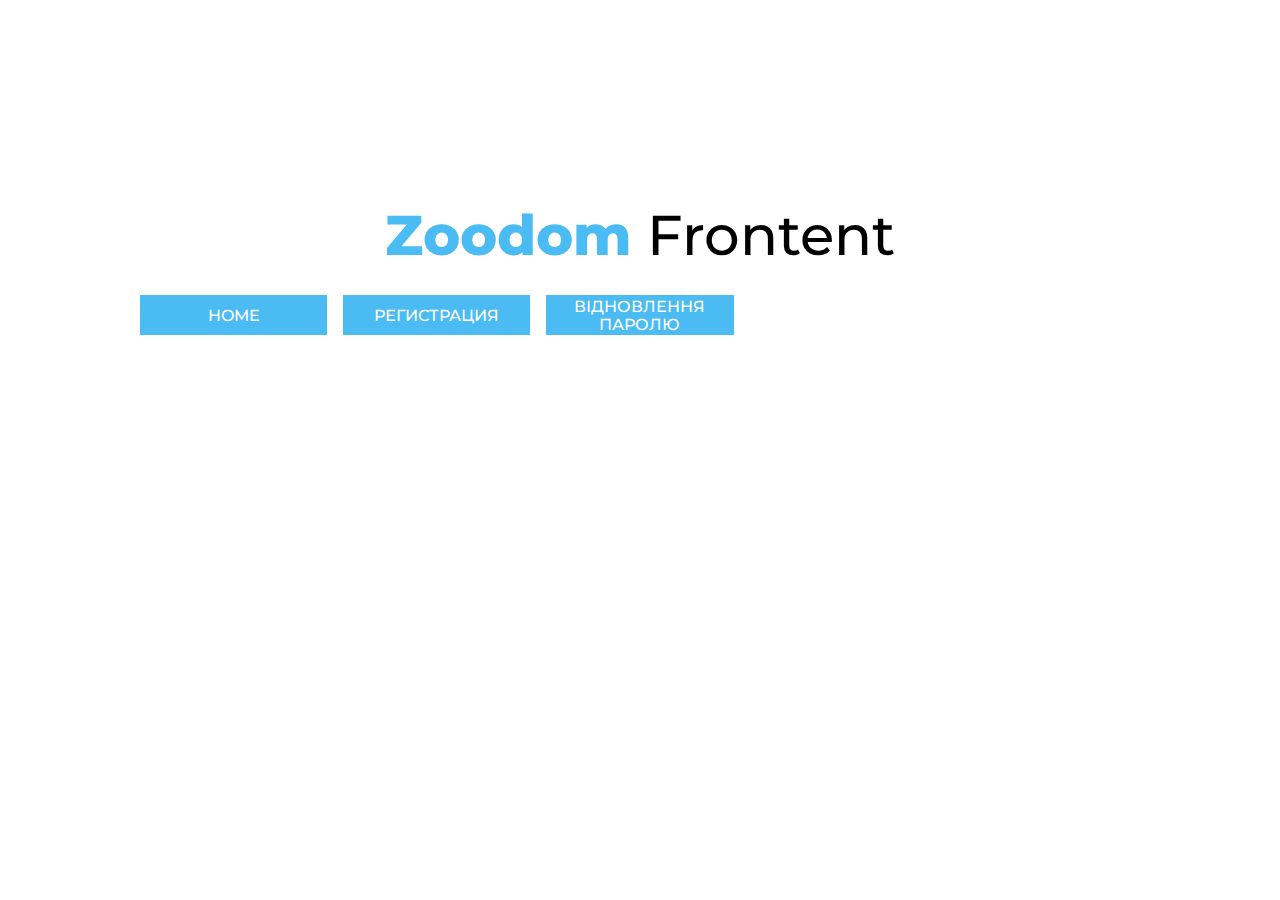
<file: index.html>
<!doctype html>
<html lang="uk">
<head>
    <meta charset="utf-8">
    <title>Zoodom</title>
    <meta name="description" content="">
    <meta name="viewport" content="width=device-width, initial-scale=1">
    <!-- fonts -->
    <link rel="stylesheet" href="css/fonts.css">
    <!-- global-->
    <link rel="stylesheet" href="css/global.css">
    <!-- header -->
</head>
<style>
    .preview-block {
        width: 100%;
        max-width: 1000px;
        margin: 80px auto;

    }

    .preview-block__title {
        font-size: 56px;
        text-align: center;
        margin: 0 0 30px;
    }

    .preview-block__title span {
        color: #4abbf3;
        font-weight: bold;
    }

    .preview-block__list {
        display: grid;
        grid-template-columns: repeat(5, 1fr);
        grid-gap: 16px;
    }

    .preview-block a {
        display: flex;
        justify-content: center;
        align-items: center;
        height: 40px;
        width: 100%;
        background-color: #4abbf3;
        color: #ffffff;
        text-align: center;
        text-transform: uppercase;
    }

    .preview-block a:hover {
        background-color: #B5D8FD;
    }
</style>
<body>
    <main>
        <div class="preview-block">
            <div class="preview-block__title">
                <span>Zoodom</span> Frontent
            </div>
            <div class="preview-block__list">
                <a href="/home.html">
                    home
                </a>
                <a href="/register.html">
                    Регистрация
                </a>
                <a href="/update-pass.html">
                    Відновлення паролю
                </a>
            </div>
        </div>
    </main>
</body>
<!--common-->
<script defer src="js/common.js"></script>
</html>
</file>
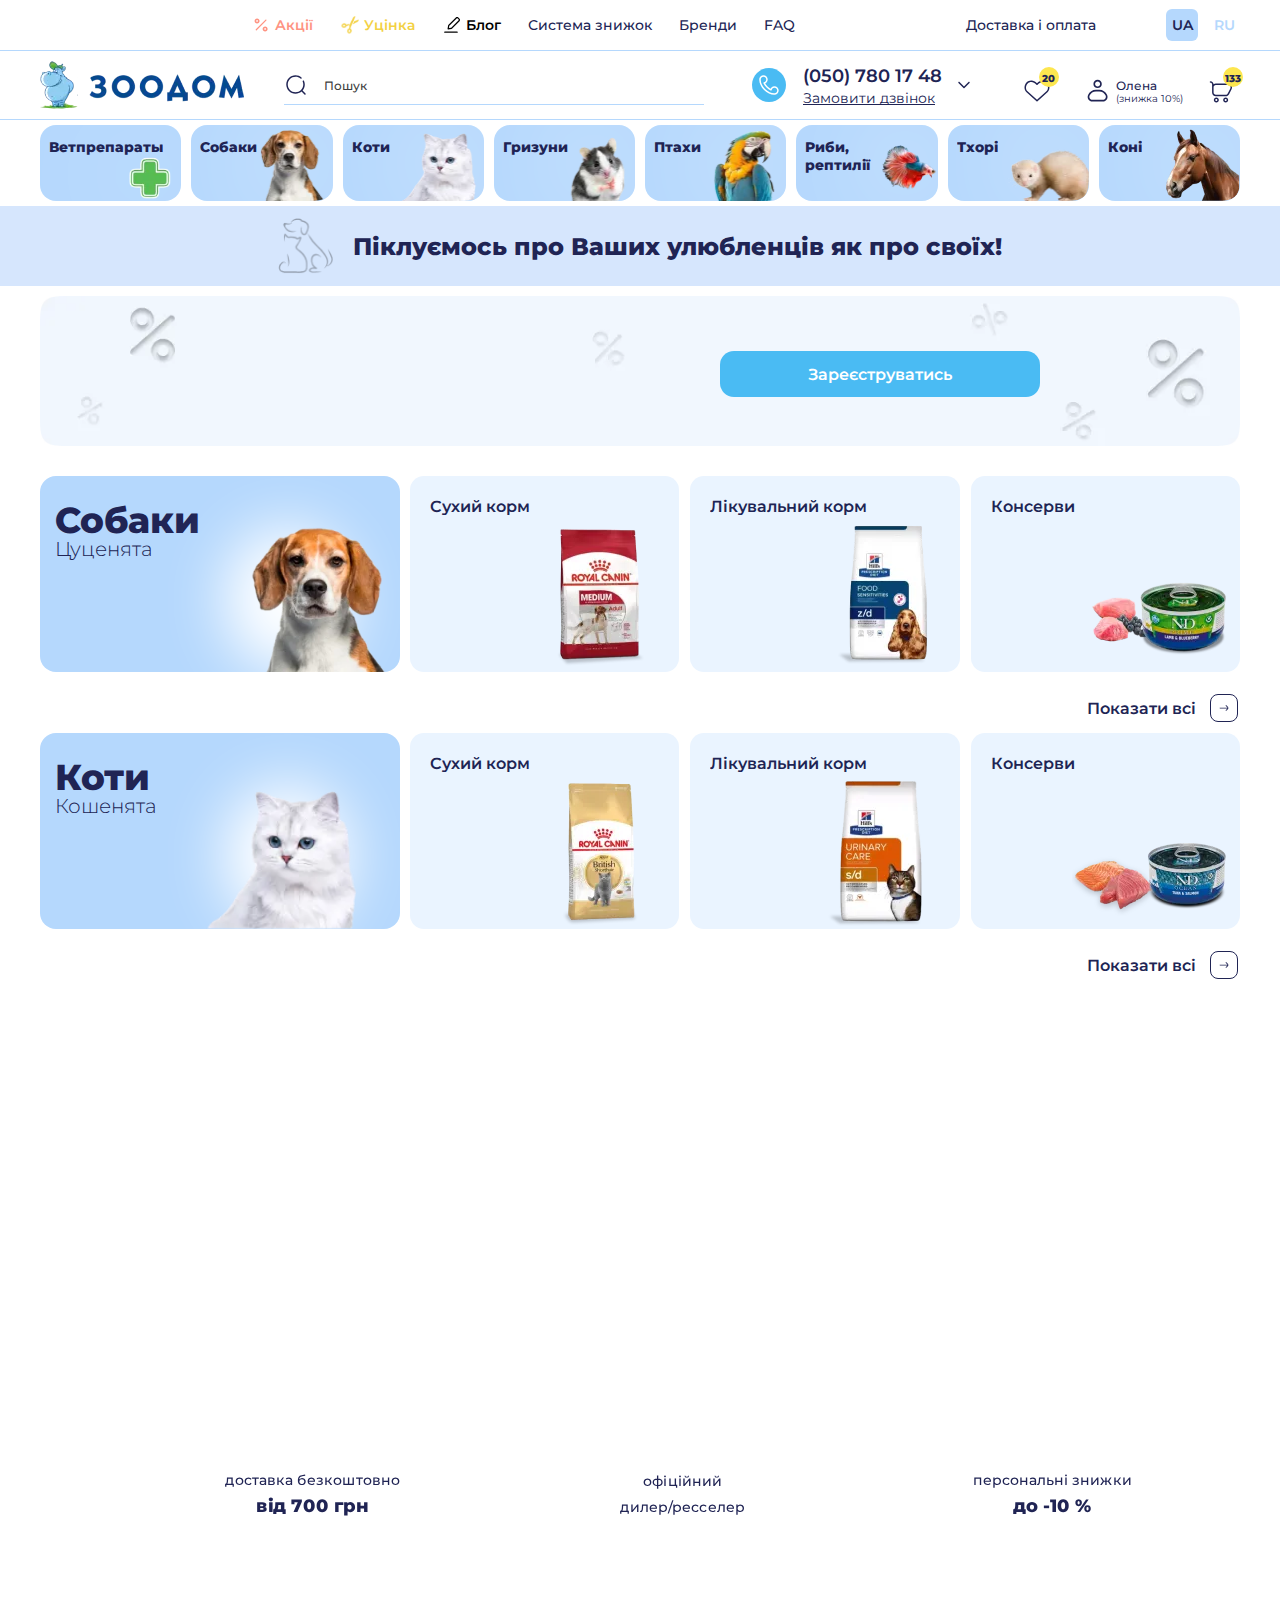
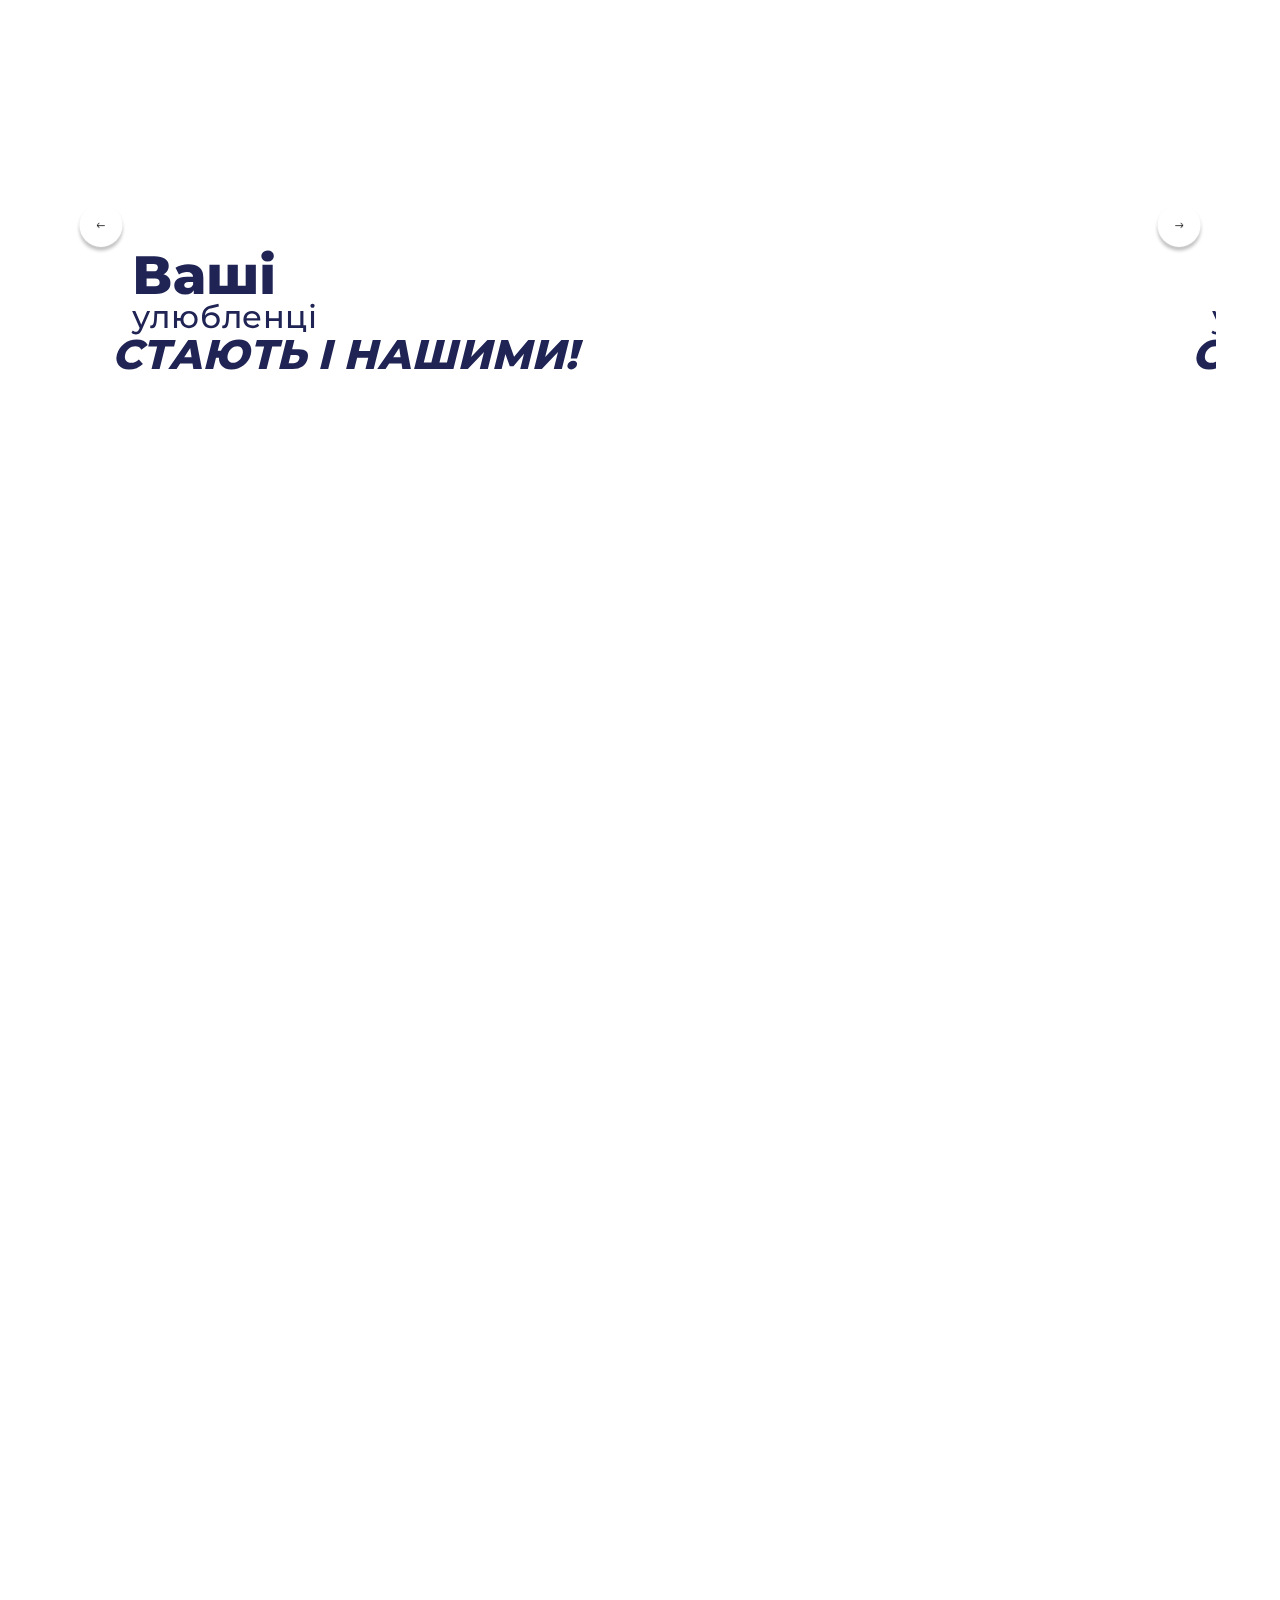
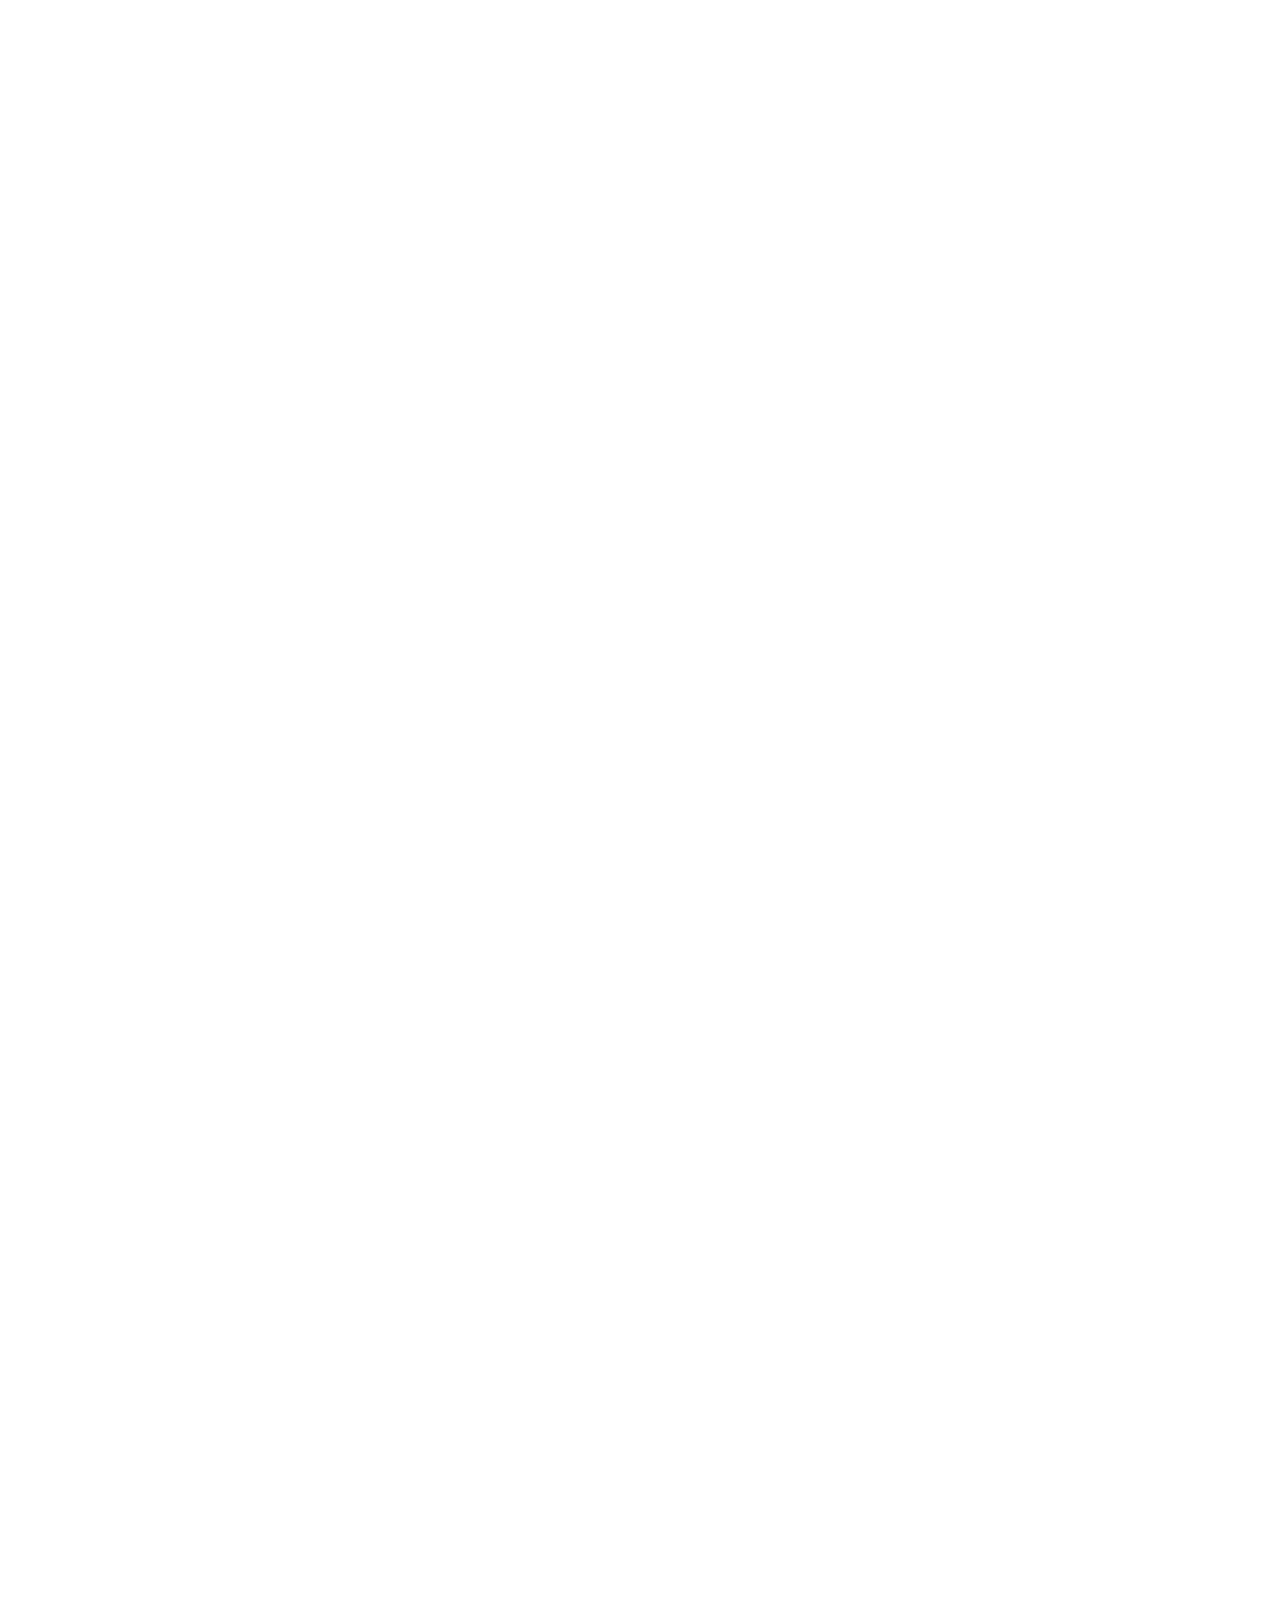
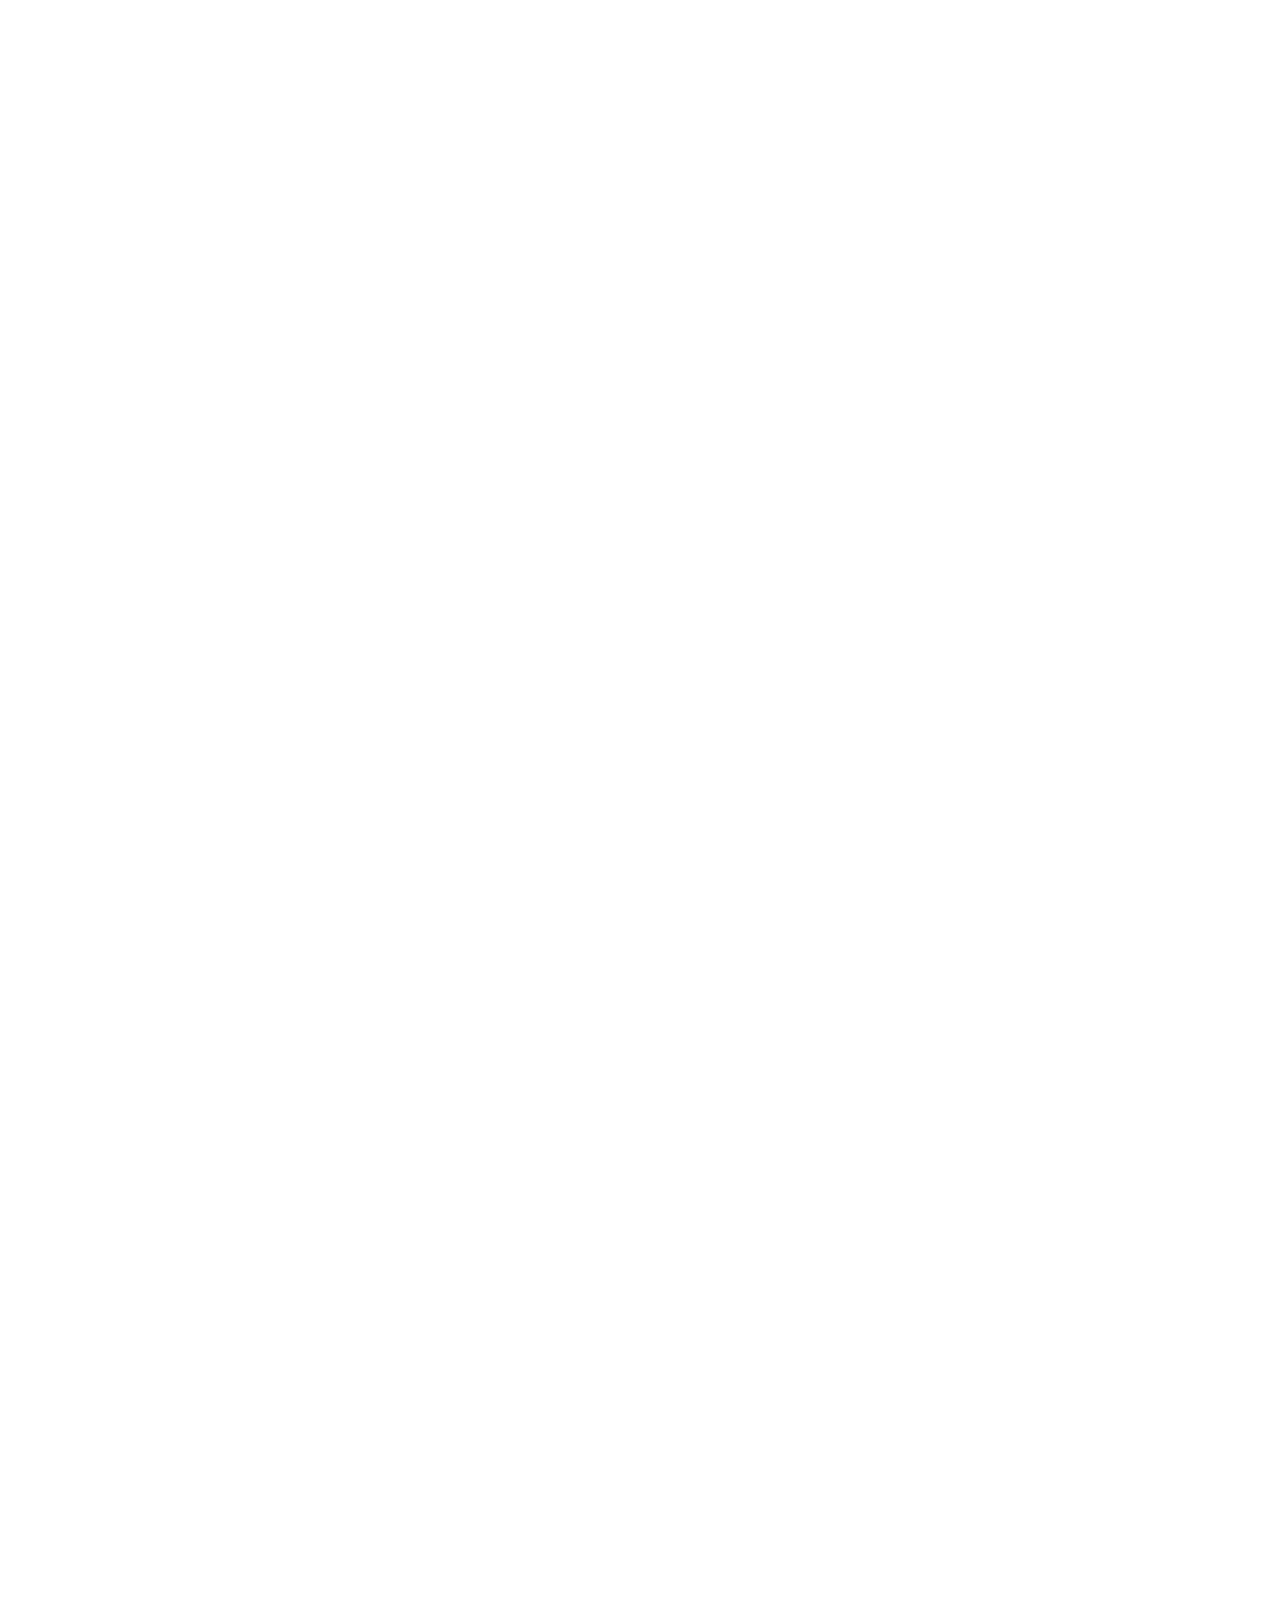
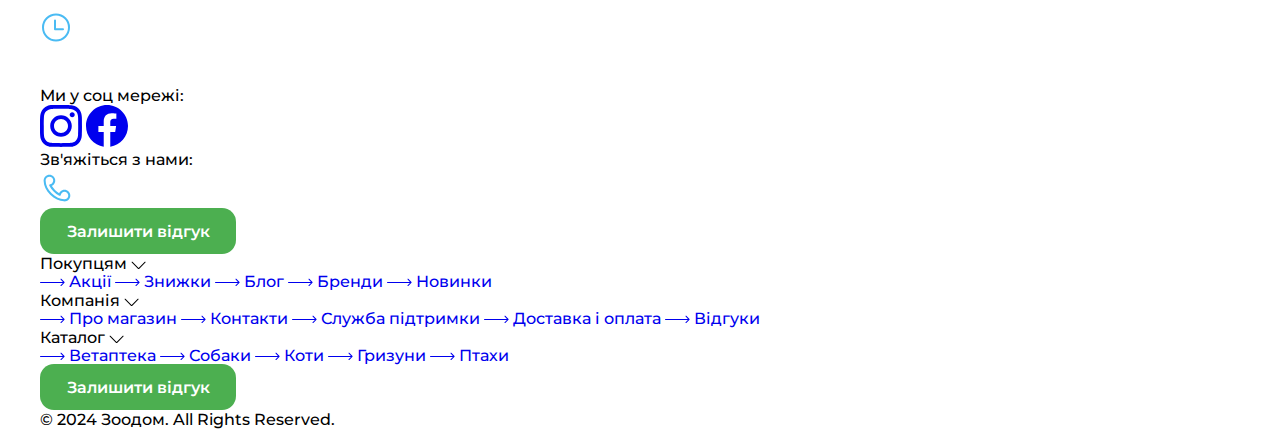
<file: home.html>
<!doctype html>
<html lang="uk">
<head>
    <meta charset="utf-8">
    <title>Zoodom</title>
    <meta name="description" content="">
    <meta name="viewport" content="width=device-width, initial-scale=1.0, maximum-scale=1.0, user-scalable=no">
    <!--swiper-->
    <link rel="stylesheet" href="js/modules/swiper.min.css">
    <!-- fonts -->
    <link rel="stylesheet" href="css/fonts.css">
    <!-- global-->
    <link rel="stylesheet" href="css/global.css">
    <!-- main -->
    <link rel="stylesheet" href="css/main.css">
    <!-- header -->
    <link rel="stylesheet" href="css/header.css">
    <!-- footer -->
    <link rel="stylesheet" href="css/footer.css">
    <!-- footer -->
    <link rel="stylesheet" href="css/modal.css">
    <!-- home -->
    <link rel="stylesheet" href="css/home.css">
    <link rel="preload" href="images/pics/fban-mob.webp" as="image">
    <link rel="preload" href="/images/pics/fban-desk.webp" as="image">
    <link rel="preload" href="/images/pics/fban-tablet.webp" as="image">
</head>
<body>
    <!-- Header Start-->
<header class="header js-header">
    <div class="container">
        <!-- Header top Start-->
        <div class="header__top">
            <div class="header__links">
                <a href="#!" class="link-icon link-icon--red">
                    <span class="link-icon__icon">
                        <img src="/images/empty.gif" data-src="images/icons/percentage.svg" alt="percentage" width="28" height="28" class="lazy">
                    </span>
                    <span class="link-icon__text">Акції</span>
                </a>
                <a href="#!" class="link-icon link-icon--yellow">
                    <span class="link-icon__icon">
                        <img src="/images/empty.gif" data-src="images/icons/free-icon.svg" alt="free-icon" width="28" height="28" class="lazy">
                    </span>
                    <span class="link-icon__text">Уцінка</span>
                </a>
                <a href="#!" class="link-icon link-icon--black">
                    <span class="link-icon__icon">
                        <img src="/images/empty.gif" data-src="images/icons/edit.svg" alt="edit" width="28" height="28" class="lazy">
                    </span>
                    <span class="link-icon__text">Блог</span>
                </a>
                <a href="#!" class="simple-link simple-link--dark-def">
                    <span class="simple-link__text">Система знижок</span>
                </a>
                <a href="#!" class="simple-link simple-link--dark-def">
                    <span class="simple-link__text">Бренди</span>
                </a>
                <a href="#!" class="simple-link simple-link--dark-def">
                    <span class="simple-link__text">FAQ</span>
                </a>
            </div>
            <div class="header__top-right">
                <a href="#!" class="simple-link simple-link--dark-def">
                    <span class="simple-link__text">Доставка і оплата</span>
                </a>
                <div class="lang-block">
                    <a class="lang-block__link is-current">UA</a>
                    <a href="#!" class="lang-block__link">RU</a>
                </div>
            </div>
        </div>
        <!-- Header body start-->
        <div class="header__body">
            <a class="logo logo--header">
                <img src="images/icons/logo.webp" alt="logo" width="204" height="50">
            </a>
            <div class="search-block js-search-block">
                <div class="search-block__body">
                    <label class="search-block__icon" for="search">
                        <img src="images/icons/search.svg" alt="search" width="24" height="24">
                    </label>
                    <input type="search" name="search" id="search" placeholder="Пошук" class="search-block__input js-search-input" autocomplete="off">
                    <div class="search-block__line"></div>
                    <button class="search-block__close js-search-clear">
                        <svg width="25" height="24" viewBox="0 0 25 24"  xmlns="http://www.w3.org/2000/svg">
                            <path fill-rule="evenodd" clip-rule="evenodd" d="M7.41996 17.1836C7.2247 16.9884 7.2247 16.6718 7.41996 16.4765L17.3195 6.57703C17.5147 6.38177 17.8313 6.38177 18.0266 6.57703C18.2218 6.77229 18.2218 7.08887 18.0266 7.28414L8.12707 17.1836C7.9318 17.3789 7.61522 17.3789 7.41996 17.1836Z" />
                            <path fill-rule="evenodd" clip-rule="evenodd" d="M7.41988 6.4766C7.61515 6.28134 7.93173 6.28134 8.12699 6.4766L18.0265 16.3761C18.2217 16.5714 18.2217 16.8879 18.0265 17.0832C17.8312 17.2785 17.5146 17.2785 17.3194 17.0832L7.41988 7.18371C7.22462 6.98844 7.22462 6.67186 7.41988 6.4766Z" />
                        </svg>
                    </button>
                </div>
                <div class="search-dropdown js-hover-dropdown" data-id="drop-search">
                    <div class="search-dropdown__body">
                        <button class="search-dropdown__close js-drop-close">
                            <svg width="25" height="24" viewBox="0 0 25 24"  xmlns="http://www.w3.org/2000/svg">
                                <path fill-rule="evenodd" clip-rule="evenodd" d="M7.41996 17.1836C7.2247 16.9884 7.2247 16.6718 7.41996 16.4765L17.3195 6.57703C17.5147 6.38177 17.8313 6.38177 18.0266 6.57703C18.2218 6.77229 18.2218 7.08887 18.0266 7.28414L8.12707 17.1836C7.9318 17.3789 7.61522 17.3789 7.41996 17.1836Z" />
                                <path fill-rule="evenodd" clip-rule="evenodd" d="M7.41988 6.4766C7.61515 6.28134 7.93173 6.28134 8.12699 6.4766L18.0265 16.3761C18.2217 16.5714 18.2217 16.8879 18.0265 17.0832C17.8312 17.2785 17.5146 17.2785 17.3194 17.0832L7.41988 7.18371C7.22462 6.98844 7.22462 6.67186 7.41988 6.4766Z" />
                            </svg>
                        </button>
                        <div class="search-dropdown__top">
                            Пошук
                        </div>
                        <div class="search-block__body">
                            <label class="search-block__icon" for="search">
                                <img src="images/icons/search.svg" alt="search" width="24" height="24">
                            </label>
                            <input type="search" name="search" id="search2" placeholder="Пошук" class="search-block__input js-search-input" autocomplete="off">
                            <div class="search-block__line"></div>
                            <button class="search-block__close js-search-clear">
                                <svg width="25" height="24" viewBox="0 0 25 24"  xmlns="http://www.w3.org/2000/svg">
                                    <path fill-rule="evenodd" clip-rule="evenodd" d="M7.41996 17.1836C7.2247 16.9884 7.2247 16.6718 7.41996 16.4765L17.3195 6.57703C17.5147 6.38177 17.8313 6.38177 18.0266 6.57703C18.2218 6.77229 18.2218 7.08887 18.0266 7.28414L8.12707 17.1836C7.9318 17.3789 7.61522 17.3789 7.41996 17.1836Z" />
                                    <path fill-rule="evenodd" clip-rule="evenodd" d="M7.41988 6.4766C7.61515 6.28134 7.93173 6.28134 8.12699 6.4766L18.0265 16.3761C18.2217 16.5714 18.2217 16.8879 18.0265 17.0832C17.8312 17.2785 17.5146 17.2785 17.3194 17.0832L7.41988 7.18371C7.22462 6.98844 7.22462 6.67186 7.41988 6.4766Z" />
                                </svg>
                            </button>
                        </div>
                        <div class="search-dropdown__result js-search-result">

                        </div>
                        <div class="empty-search js-search-empty">
                            <div class="empty-search__error">
                                За Вашим запитом нічого не знайдено! Перевірте правильність написання і спробуйте ще раз
                            </div>
                            <div class="empty-search__title">
                                Більш ніж 180 000 товарів
                            </div>
                            <div class="empty-search__bottom">
                                <div class="empty-search__sub-title">Популярні категорії</div>
                                <div class="empty-search__list">
                                    <a href="#!" class="srch-link">
                                        <span class="srch-link__icon">
                                            <svg width="34" height="8" viewBox="0 0 34 8"  xmlns="http://www.w3.org/2000/svg">
                                                <path fill-rule="evenodd" clip-rule="evenodd" d="M29.945 0.464806L33.127 3.64679C33.3223 3.84205 33.3223 4.15863 33.127 4.35389L29.945 7.53587C29.7497 7.73114 29.4332 7.73114 29.2379 7.53587C29.0426 7.34061 29.0426 7.02403 29.2379 6.82877L31.5663 4.50034H0.773438V3.50034H31.5663L29.2379 1.17191C29.0426 0.976651 29.0426 0.660068 29.2379 0.464806C29.4332 0.269544 29.7497 0.269544 29.945 0.464806Z" />
                                            </svg>
                                        </span>
                                        <span class="srch-link__text">Лежаки</span>
                                    </a>
                                    <a href="#!" class="srch-link">
                                        <span class="srch-link__icon">
                                            <svg width="34" height="8" viewBox="0 0 34 8"  xmlns="http://www.w3.org/2000/svg">
                                                <path fill-rule="evenodd" clip-rule="evenodd" d="M29.945 0.464806L33.127 3.64679C33.3223 3.84205 33.3223 4.15863 33.127 4.35389L29.945 7.53587C29.7497 7.73114 29.4332 7.73114 29.2379 7.53587C29.0426 7.34061 29.0426 7.02403 29.2379 6.82877L31.5663 4.50034H0.773438V3.50034H31.5663L29.2379 1.17191C29.0426 0.976651 29.0426 0.660068 29.2379 0.464806C29.4332 0.269544 29.7497 0.269544 29.945 0.464806Z" />
                                            </svg>
                                        </span>
                                        <span class="srch-link__text">Лежаки, матрасы, коврики и домики для собак</span>
                                    </a>
                                    <a href="#!" class="srch-link">
                                        <span class="srch-link__icon">
                                            <svg width="34" height="8" viewBox="0 0 34 8"  xmlns="http://www.w3.org/2000/svg">
                                                <path fill-rule="evenodd" clip-rule="evenodd" d="M29.945 0.464806L33.127 3.64679C33.3223 3.84205 33.3223 4.15863 33.127 4.35389L29.945 7.53587C29.7497 7.73114 29.4332 7.73114 29.2379 7.53587C29.0426 7.34061 29.0426 7.02403 29.2379 6.82877L31.5663 4.50034H0.773438V3.50034H31.5663L29.2379 1.17191C29.0426 0.976651 29.0426 0.660068 29.2379 0.464806C29.4332 0.269544 29.7497 0.269544 29.945 0.464806Z" />
                                            </svg>
                                        </span>
                                        <span class="srch-link__text">Килимки</span>
                                    </a>
                                    <a href="#!" class="srch-link">
                                        <span class="srch-link__icon">
                                            <svg width="34" height="8" viewBox="0 0 34 8"  xmlns="http://www.w3.org/2000/svg">
                                                <path fill-rule="evenodd" clip-rule="evenodd" d="M29.945 0.464806L33.127 3.64679C33.3223 3.84205 33.3223 4.15863 33.127 4.35389L29.945 7.53587C29.7497 7.73114 29.4332 7.73114 29.2379 7.53587C29.0426 7.34061 29.0426 7.02403 29.2379 6.82877L31.5663 4.50034H0.773438V3.50034H31.5663L29.2379 1.17191C29.0426 0.976651 29.0426 0.660068 29.2379 0.464806C29.4332 0.269544 29.7497 0.269544 29.945 0.464806Z" />
                                            </svg>
                                        </span>
                                        <span class="srch-link__text">Будиночки для собак</span>
                                    </a>
                                </div>
                            </div>
                        </div>
                    </div>
                </div>
            </div>
            <button class="count-link count-link--mob js-trigger-drop" data-id="drop-search">
                <span class="count-link__icon">
                    <svg width="24" height="24" viewBox="0 0 24 24" xmlns="http://www.w3.org/2000/svg">
                        <path fill-rule="evenodd" clip-rule="evenodd" d="M11.5195 3.75C7.22874 3.75 3.75024 7.22877 3.75024 11.5202C3.75024 15.8117 7.22874 19.2905 11.5195 19.2905C15.8103 19.2905 19.2887 15.8117 19.2887 11.5202C19.2887 10.4406 19.069 9.41429 18.6726 8.482C18.5105 8.10082 18.6881 7.66041 19.0693 7.49832C19.4505 7.33623 19.8909 7.51384 20.053 7.89503C20.5269 9.00957 20.7887 10.2353 20.7887 11.5202C20.7887 13.8096 19.9589 15.9052 18.5837 17.5225L21.5306 20.4697C21.8235 20.7626 21.8235 21.2375 21.5305 21.5304C21.2376 21.8232 20.7628 21.8232 20.4699 21.5303L17.5233 18.5834C15.9059 19.9598 13.8097 20.7905 11.5195 20.7905C6.40015 20.7905 2.25024 16.64 2.25024 11.5202C2.25024 6.40051 6.40015 2.25 11.5195 2.25C13.7918 2.25 15.8748 3.06868 17.4869 4.42634C17.8037 4.69316 17.8443 5.1663 17.5774 5.48313C17.3106 5.79995 16.8375 5.84049 16.5206 5.57366C15.1689 4.43524 13.4252 3.75 11.5195 3.75Z"/>
                    </svg>
                </span>
            </button>
            <div class="phone-block">
                <div class="phone-block__body js-trigger-drop" data-id="call">
                    <div class="phone-block__icon">
                        <img src="images/icons/phone-icon.svg" alt="phone" width="34" height="34">
                    </div>
                    <div class="phone-block__right">
                        <a href="tel:0507801748" class="phone-block__numb">(050) 780 17 48</a>
                        <button class="simple-link simple-link--dark-sec">
                            <span class="simple-link__text">Замовити  дзвінок</span>
                        </button>
                    </div>
                    <div class="phone-block__arrow">
                        <img src="images/icons/chevron.svg" alt="phone" width="24" height="24">
                    </div>
                </div>
                <button class="count-link count-link--mob js-trigger-drop" data-id="call">
                    <span class="count-link__icon">
                         <svg width="25" height="25" viewBox="0 0 25 25" xmlns="http://www.w3.org/2000/svg">
                        <path fill-rule="evenodd" clip-rule="evenodd" d="M8.55009 4.92235C7.47612 3.8488 5.73476 3.8488 4.6608 4.92235C4.05189 5.53102 3.78794 6.35317 3.87002 7.14958C3.87251 7.17371 3.87383 7.19795 3.87396 7.22221C3.8898 10.0118 5.37049 13.4063 8.19633 16.231C11.0222 19.0557 14.4181 20.536 17.2091 20.5518C17.2333 20.552 17.2575 20.5533 17.2816 20.5558C18.0787 20.6378 18.9013 20.3739 19.5102 19.7652C20.584 18.6918 20.584 16.9516 19.5102 15.8782C18.4363 14.8047 16.6949 14.8047 15.621 15.8782C15.1947 16.3043 14.9385 16.8333 14.8503 17.3848C14.8119 17.6247 14.6598 17.8311 14.442 17.9387C14.2242 18.0463 13.9678 18.0418 13.754 17.9266C12.3098 17.1485 10.8986 16.1054 9.61075 14.818C8.32286 13.5306 7.27928 12.12 6.50088 10.6763C6.38557 10.4624 6.38101 10.206 6.48863 9.98813C6.59625 9.7703 6.80273 9.61811 7.04265 9.57975C7.59457 9.49152 8.12388 9.23534 8.55009 8.80929C9.62389 7.73591 9.62389 5.99573 8.55009 4.92235ZM3.60034 3.86148C5.26005 2.20242 7.95084 2.20242 9.61054 3.86148C11.2704 5.5207 11.2704 8.21094 9.61054 9.87016C9.21852 10.262 8.76825 10.5616 8.28754 10.7685C8.92991 11.8022 9.72696 12.8132 10.6712 13.7571C11.6156 14.7012 12.6273 15.498 13.6616 16.1403C13.8686 15.6596 14.1684 15.2093 14.5605 14.8174C16.2202 13.1583 18.911 13.1583 20.5707 14.8174C22.2306 16.4766 22.2306 19.1668 20.5707 20.826C19.6385 21.7578 18.3803 22.1659 17.1652 22.0515C13.9017 22.0209 10.1625 20.3173 7.13588 17.2919C4.10931 14.2665 2.40487 10.5287 2.37425 7.26611C2.25982 6.05118 2.66817 4.79329 3.60034 3.86148Z"/>
                    </svg>
                    </span>
                </button>
                <div class="call-dropdown js-hover-dropdown" data-id="call">
                    <div class="call-dropdown__body">
                        <button class="call-dropdown__close js-drop-close">
                            <svg width="25" height="24" viewBox="0 0 25 24"  xmlns="http://www.w3.org/2000/svg">
                                <path fill-rule="evenodd" clip-rule="evenodd" d="M7.41996 17.1836C7.2247 16.9884 7.2247 16.6718 7.41996 16.4765L17.3195 6.57703C17.5147 6.38177 17.8313 6.38177 18.0266 6.57703C18.2218 6.77229 18.2218 7.08887 18.0266 7.28414L8.12707 17.1836C7.9318 17.3789 7.61522 17.3789 7.41996 17.1836Z" />
                                <path fill-rule="evenodd" clip-rule="evenodd" d="M7.41988 6.4766C7.61515 6.28134 7.93173 6.28134 8.12699 6.4766L18.0265 16.3761C18.2217 16.5714 18.2217 16.8879 18.0265 17.0832C17.8312 17.2785 17.5146 17.2785 17.3194 17.0832L7.41988 7.18371C7.22462 6.98844 7.22462 6.67186 7.41988 6.4766Z" />
                            </svg>
                        </button>
                        <div class="call-dropdown__phones-title">Консультація менеджерів</div>
                        <div class="call-dropdown__phones">
                            <a href="tel:0638649920">(050) 780 17 48</a>
                            <a href="tel:0638649920">(063) 864 99 20</a>
                            <a href="tel:0974348810">(097) 434 88 10</a>
                            <a href="tel:0953429962">(095) 342 99 62</a>
                        </div>
                        <button class="phone-link">
                            <span class="phone-link__icon">
                                <img src="images/empty.gif" data-src="images/icons/call.svg" alt="phone" width="24" height="24" class="lazy">
                            </span>
                            <span class="phone-link__text">Замовити  дзвінок</span>
                        </button>
                        <div class="chat-block">
                            <div class="chat-block__title">Он-лайн чат</div>
                            <div class="chat-block__list">
                                <a href="#!" class="chat-link" target="_blank">
                                    <img src="images/icons/viber.svg" alt="logo" width="40" height="40">
                                </a>
                                <a href="#!" class="chat-link" target="_blank">
                                    <img src="images/icons/telega.svg" alt="logo" width="40" height="40">
                                </a>
                                <a href="#!" class="chat-link" target="_blank">
                                    <img src="images/icons/message.svg" alt="logo" width="40" height="40">
                                </a>
                                <a href="#!" class="chat-link" target="_blank">
                                    <img src="images/icons/insta2.svg" alt="logo" width="40" height="40">
                                </a>
                                <a href="#!" class="chat-link" target="_blank">
                                    <img src="images/icons/chat.svg" alt="logo" width="40" height="40">
                                </a>
                            </div>
                        </div>
                        <div class="map-way">
                            <div class="map-way__left">
                                <img src="images/icons/point.svg" alt="logo" width="26" height="26">
                                <div class="map-way__text">Карта проїзду:</div>
                            </div>
                            <div class="map-way__links">
                                <a href="#!" target="_blank">
                                    <svg width="37" height="36" viewBox="0 0 37 36"  xmlns="http://www.w3.org/2000/svg">
                                        <path fill-rule="evenodd" clip-rule="evenodd" d="M17.6069 8.16634C17.6069 6.87768 18.6516 5.83301 19.9403 5.83301C21.2289 5.83301 22.2736 6.87768 22.2736 8.16634C22.2736 9.45501 21.2289 10.4997 19.9403 10.4997C18.6516 10.4997 17.6069 9.45501 17.6069 8.16634Z" />
                                        <path fill-rule="evenodd" clip-rule="evenodd" d="M17.1402 22.4004C17.6556 22.787 17.7601 23.5183 17.3735 24.0337L13.8735 28.7004C13.4869 29.2159 12.7556 29.3203 12.2402 28.9337C11.7247 28.5471 11.6202 27.8159 12.0068 27.3004L15.5068 22.6337C15.8934 22.1183 16.6247 22.0138 17.1402 22.4004Z" />
                                        <path fill-rule="evenodd" clip-rule="evenodd" d="M18.9651 11.6821C19.6007 11.788 20.03 12.3891 19.9241 13.0247L18.8561 19.4324L21.9316 22.5079C22.0202 22.5966 22.094 22.699 22.1501 22.8111L24.4835 27.4778C24.7716 28.0541 24.538 28.7549 23.9617 29.043C23.3854 29.3312 22.6846 29.0976 22.3965 28.5213L20.1478 24.024L16.7817 20.6578C16.5152 20.3914 16.3939 20.0127 16.4558 19.6411L17.6225 12.6411C17.7284 12.0055 18.3295 11.5761 18.9651 11.6821Z" />
                                        <path fill-rule="evenodd" clip-rule="evenodd" d="M18.4903 11.7019C18.8878 11.6025 19.3084 11.7189 19.5982 12.0087L22.9034 15.314L26.1422 16.3936C26.7534 16.5973 27.0838 17.258 26.88 17.8693C26.6763 18.4806 26.0156 18.8109 25.4043 18.6071L21.9043 17.4405C21.7325 17.3832 21.5763 17.2867 21.4483 17.1586L18.4154 14.1257L14.8271 15.0228L12.744 18.1475C12.3866 18.6836 11.6622 18.8285 11.1261 18.4711C10.59 18.1137 10.4451 17.3893 10.8025 16.8532L13.1358 13.3532C13.2968 13.1117 13.542 12.9389 13.8236 12.8685L18.4903 11.7019Z" />
                                    </svg>
                                </a>
                                <a href="#!" target="_blank">
                                    <svg width="37" height="36" viewBox="0 0 37 36"  xmlns="http://www.w3.org/2000/svg">
                                        <path d="M34.5234 15.75H30.4889L24.3984 9.65954C24.1903 9.4497 23.9425 9.28333 23.6694 9.17011C23.3964 9.05689 23.1036 8.99907 22.808 9.00001H7.00031C6.63074 9.0007 6.26703 9.0924 5.94132 9.26703C5.61561 9.44166 5.33792 9.69383 5.13281 10.0013L0.961875 16.2506C0.839323 16.4358 0.773804 16.6529 0.773438 16.875L0.773438 23.625C0.773438 24.2217 1.01049 24.794 1.43245 25.216C1.8544 25.638 2.4267 25.875 3.02344 25.875H5.41406C5.6619 26.843 6.22485 27.7009 7.01416 28.3136C7.80347 28.9263 8.77425 29.2588 9.77344 29.2588C10.7726 29.2588 11.7434 28.9263 12.5327 28.3136C13.322 27.7009 13.885 26.843 14.1328 25.875H23.4141C23.6619 26.843 24.2248 27.7009 25.0142 28.3136C25.8035 28.9263 26.7742 29.2588 27.7734 29.2588C28.7726 29.2588 29.7434 28.9263 30.5327 28.3136C31.322 27.7009 31.885 26.843 32.1328 25.875H34.5234C35.1202 25.875 35.6925 25.638 36.1144 25.216C36.5364 24.794 36.7734 24.2217 36.7734 23.625V18C36.7734 17.4033 36.5364 16.831 36.1144 16.409C35.6925 15.9871 35.1202 15.75 34.5234 15.75ZM7.00031 11.25H22.808L27.308 15.75H4.00781L7.00031 11.25ZM9.77344 27C9.32843 27 8.89342 26.8681 8.5234 26.6208C8.15339 26.3736 7.86501 26.0222 7.69471 25.611C7.52441 25.1999 7.47985 24.7475 7.56667 24.3111C7.65349 23.8746 7.86778 23.4737 8.18245 23.159C8.49712 22.8444 8.89803 22.6301 9.33448 22.5432C9.77094 22.4564 10.2233 22.501 10.6345 22.6713C11.0456 22.8416 11.397 23.13 11.6442 23.5C11.8915 23.87 12.0234 24.305 12.0234 24.75C12.0234 25.3467 11.7864 25.919 11.3644 26.341C10.9425 26.763 10.3702 27 9.77344 27ZM27.7734 27C27.3284 27 26.8934 26.8681 26.5234 26.6208C26.1534 26.3736 25.865 26.0222 25.6947 25.611C25.5244 25.1999 25.4799 24.7475 25.5667 24.3111C25.6535 23.8746 25.8678 23.4737 26.1824 23.159C26.4971 22.8444 26.898 22.6301 27.3345 22.5432C27.7709 22.4564 28.2233 22.501 28.6345 22.6713C29.0456 22.8416 29.397 23.13 29.6442 23.5C29.8915 23.87 30.0234 24.305 30.0234 24.75C30.0234 25.3467 29.7864 25.919 29.3644 26.341C28.9425 26.763 28.3702 27 27.7734 27ZM34.5234 23.625H32.1328C31.885 22.657 31.322 21.7991 30.5327 21.1864C29.7434 20.5737 28.7726 20.2412 27.7734 20.2412C26.7742 20.2412 25.8035 20.5737 25.0142 21.1864C24.2248 21.7991 23.6619 22.657 23.4141 23.625H14.1328C13.885 22.657 13.322 21.7991 12.5327 21.1864C11.7434 20.5737 10.7726 20.2412 9.77344 20.2412C8.77425 20.2412 7.80347 20.5737 7.01416 21.1864C6.22485 21.7991 5.6619 22.657 5.41406 23.625H3.02344V18H34.5234V23.625Z" />
                                    </svg>

                                </a>
                            </div>
                        </div>
                        <div class="schedule schedule--sec">
                            <div class="schedule__title">Ми працюємо:</div>
                            <div class="schedule__body-wrap">
                                <div class="schedule__icon">
                                    <img src="images/icons/clock.svg" alt="logo" width="24" height="24">
                                </div>
                                <div class="schedule__body">
                                    <div class="schedule__item">
                                        <span>Пн-Пт</span>
                                        <span>9:00 - 18:00</span>
                                    </div>
                                    <div class="schedule__item">
                                        <span>Сб</span>
                                        <span>10:00 -  17:00</span>
                                    </div>
                                    <div class="schedule__bottom">(тільки колл-центр)</div>
                                </div>
                            </div>
                        </div>
                        <a href="mailto:z_dom@gmail.com" class="mail-link">
                            <span class="mail-link__icon">
                                <svg width="33" height="32" viewBox="0 0 33 32"  xmlns="http://www.w3.org/2000/svg">
                                    <path fill-rule="evenodd" clip-rule="evenodd" d="M2.34961 23.7786V8.83327C2.34961 6.97833 3.85333 5.47461 5.70827 5.47461H27.4469C29.3018 5.47461 30.8055 6.97834 30.8055 8.83327V23.7786C30.8055 25.6335 29.3018 27.1372 27.4469 27.1372H5.70827C3.85333 27.1372 2.34961 25.6335 2.34961 23.7786ZM4.34961 8.83327V23.7786C4.34961 24.5289 4.9579 25.1372 5.70827 25.1372H27.4469C28.1972 25.1372 28.8055 24.5289 28.8055 23.7786V8.83327C28.8055 8.08291 28.1972 7.47461 27.4469 7.47461H5.70827C4.9579 7.47461 4.34961 8.0829 4.34961 8.83327Z" />
                                    <path fill-rule="evenodd" clip-rule="evenodd" d="M16.0229 17.1383L3.79492 8.98637L4.90432 7.32227L16.5776 15.1044L28.2509 7.32227L29.3603 8.98637L17.1323 17.1383C16.7964 17.3623 16.3588 17.3623 16.0229 17.1383Z" />
                                </svg>
                            </span>
                            <span class="mail-link__text">z_dom@gmail.com</span>
                        </a>
                    </div>
                </div>
            </div>
            <div class="header__log">
                <a href="#!" class="count-link count-link--desk" data-id-modal="basket-popup">
                    <span class="count-link__numb">20</span>
                    <span class="count-link__icon">
                        <svg width="29" height="28" viewBox="0 0 29 28" xmlns="http://www.w3.org/2000/svg">
                            <path fill-rule="evenodd" clip-rule="evenodd" d="M4.55638 14.2293L14.0075 22.79L23.4586 14.2293C25.7806 11.8928 25.2687 8.42614 23.2638 6.4273C22.2775 5.44399 20.9643 4.8625 19.5063 4.96591C18.0482 5.06931 16.3316 5.86672 14.57 7.8641C14.4276 8.02553 14.2227 8.118 14.0075 8.118C13.7922 8.118 13.5874 8.02553 13.445 7.8641C11.6834 5.86682 9.9642 5.06666 8.50247 4.96074C7.04075 4.85483 5.72433 5.43396 4.7365 6.41483C2.73013 8.40705 2.21477 11.8733 4.55638 14.2293ZM14.0075 6.26887C12.2272 4.46776 10.3741 3.59242 8.61087 3.46467C6.66108 3.32339 4.93337 4.10548 3.6796 5.35042C1.20636 7.80623 0.44678 12.241 3.50841 15.3026C3.51714 15.3114 3.52609 15.3199 3.53524 15.3282L13.504 24.3578C13.7897 24.6167 14.2252 24.6167 14.511 24.3578L24.4797 15.3282C24.4889 15.3199 24.4978 15.3114 24.5065 15.3026C27.5516 12.2576 26.7885 7.82321 24.3229 5.36504C23.0721 4.11803 21.348 3.33152 19.4001 3.46966C17.6387 3.59458 15.7874 4.46819 14.0075 6.26887Z" />
                        </svg>
                    </span>
                </a>
                <div class="log-item">
                    <div class="log-item__body-wrap" >
                        <span class="log-item__icon js-trigger-drop" data-id="acc-menu">
                            <svg width="25" height="25" viewBox="0 0 25 25"  xmlns="http://www.w3.org/2000/svg">
                                <path fill-rule="evenodd" clip-rule="evenodd" d="M8.40297 6.16016C8.40297 4.08909 10.0819 2.41016 12.153 2.41016C14.224 2.41016 15.903 4.08909 15.903 6.16016C15.903 8.23122 14.224 9.91016 12.153 9.91016C10.0819 9.91016 8.40297 8.23122 8.40297 6.16016ZM12.153 3.91016C10.9103 3.91016 9.90297 4.91752 9.90297 6.16016C9.90297 7.4028 10.9103 8.41016 12.153 8.41016C13.3956 8.41016 14.403 7.4028 14.403 6.16016C14.403 4.91752 13.3956 3.91016 12.153 3.91016ZM3.63602 15.9766C4.87019 13.1998 7.62395 11.4102 10.6627 11.4102H13.6432C16.682 11.4102 19.4358 13.1998 20.6699 15.9766C21.9101 18.7671 19.8675 21.9102 16.8139 21.9102H7.49206C4.43842 21.9102 2.39582 18.7671 3.63602 15.9766ZM10.6627 12.9102C8.21674 12.9102 6.00016 14.3507 5.00674 16.5858C4.2074 18.3844 5.52391 20.4102 7.49206 20.4102H16.8139C18.782 20.4102 20.0985 18.3844 19.2992 16.5858C18.3058 14.3507 16.0892 12.9102 13.6432 12.9102H10.6627Z" />
                            </svg>
                        </span>
                        <span class="log-item__body">
                            <span class="log-item__name">Олена</span>
                             <span class="log-item__sub">(знижка 10%)</span>
                        </span>
                    </div>
                    <div class="acc-menu js-hover-dropdown" data-id="acc-menu">
                        <div class="acc-menu__body">
                            <button class="acc-menu__close js-drop-close">
                                <svg width="25" height="24" viewBox="0 0 25 24"  xmlns="http://www.w3.org/2000/svg">
                                    <path fill-rule="evenodd" clip-rule="evenodd" d="M7.41996 17.1836C7.2247 16.9884 7.2247 16.6718 7.41996 16.4765L17.3195 6.57703C17.5147 6.38177 17.8313 6.38177 18.0266 6.57703C18.2218 6.77229 18.2218 7.08887 18.0266 7.28414L8.12707 17.1836C7.9318 17.3789 7.61522 17.3789 7.41996 17.1836Z" />
                                    <path fill-rule="evenodd" clip-rule="evenodd" d="M7.41988 6.4766C7.61515 6.28134 7.93173 6.28134 8.12699 6.4766L18.0265 16.3761C18.2217 16.5714 18.2217 16.8879 18.0265 17.0832C17.8312 17.2785 17.5146 17.2785 17.3194 17.0832L7.41988 7.18371C7.22462 6.98844 7.22462 6.67186 7.41988 6.4766Z" />
                                </svg>
                            </button>
                            <button class="acc-link" data-id-modal="modal-1">
                                <span class="acc-link__icon">
                                    <img src="images/icons/user2.svg" alt="logo" width="20" height="20">
                                </span>
                                <span class="acc-link__text">Особисті данні</span>
                            </button>
                            <button class="acc-link" data-id-modal="empty-popup">
                                <span class="acc-link__icon">
                                    <img src="images/icons/orders.svg" alt="logo" width="20" height="20">
                                </span>
                                <span class="acc-link__text">Мої замовлення</span>
                            </button>
                            <a href="#!" class="acc-link">
                                <span class="acc-link__icon">
                                    <img src="images/icons/cart3.svg" alt="logo" width="20" height="20">
                                </span>
                                <span class="acc-link__text">Купували раніше</span>
                            </a>
                            <a href="#!" class="acc-link">
                                <span class="acc-link__icon">
                                    <img src="images/icons/like3.svg" alt="logo" width="20" height="20">
                                </span>
                                <span class="acc-link__text">Вибране</span>
                            </a>
                            <a href="#!" class="acc-link">
                                <span class="acc-link__icon">
                                    <img src="images/icons/percentage2.svg" alt="logo" width="20" height="20">
                                </span>
                                <span class="acc-link__text">Мої знижки</span>
                            </a>
                            <a href="#!" class="acc-link">
                                <span class="acc-link__icon">
                                    <img src="images/icons/pets.svg" alt="logo" width="20" height="20">
                                </span>
                                <span class="acc-link__text">Мої улюбленці</span>
                            </a>
                            <a href="#!" class="acc-link">
                                <span class="acc-link__icon">
                                    <img src="images/icons/home.svg" alt="logo" width="20" height="20">
                                </span>
                                <span class="acc-link__text">Моя адреса</span>
                            </a>
                            <a href="#!" class="acc-link">
                                <span class="acc-link__icon">
                                    <img src="images/icons/revs.svg" alt="logo" width="20" height="20">
                                </span>
                                <span class="acc-link__text">Мої відгуки</span>
                            </a>
                            <a href="#!" class="acc-link">
                                <span class="acc-link__icon">
                                    <img src="images/icons/quit.svg" alt="logo" width="20" height="20">
                                </span>
                                <span class="acc-link__text">Вихід</span>
                            </a>

                        </div>
                    </div>
                </div>
                <button class="count-link" data-id-modal="basket-popup">
                    <span class="count-link__numb">133</span>
                    <span class="count-link__icon">
                       <svg width="28" height="29" viewBox="0 0 28 29" xmlns="http://www.w3.org/2000/svg">
                            <path fill-rule="evenodd" clip-rule="evenodd" d="M9.3335 22.1143C8.78121 22.1143 8.3335 22.562 8.3335 23.1143C8.3335 23.6665 8.78121 24.1143 9.3335 24.1143C9.88578 24.1143 10.3335 23.6665 10.3335 23.1143C10.3335 22.562 9.88578 22.1143 9.3335 22.1143ZM6.8335 23.1143C6.8335 21.7335 7.95278 20.6143 9.3335 20.6143C10.7142 20.6143 11.8335 21.7335 11.8335 23.1143C11.8335 24.495 10.7142 25.6143 9.3335 25.6143C7.95278 25.6143 6.8335 24.495 6.8335 23.1143ZM18.6668 22.1143C18.1145 22.1143 17.6668 22.562 17.6668 23.1143C17.6668 23.6665 18.1145 24.1143 18.6668 24.1143C19.2191 24.1143 19.6668 23.6665 19.6668 23.1143C19.6668 22.562 19.2191 22.1143 18.6668 22.1143ZM16.1668 23.1143C16.1668 21.7335 17.2861 20.6143 18.6668 20.6143C20.0475 20.6143 21.1668 21.7335 21.1668 23.1143C21.1668 24.495 20.0475 25.6143 18.6668 25.6143C17.2861 25.6143 16.1668 24.495 16.1668 23.1143Z"/>
                            <path fill-rule="evenodd" clip-rule="evenodd" d="M2.75 5.03027C2.75 4.61606 3.08579 4.28027 3.5 4.28027C5.20279 4.28027 6.58319 5.66058 6.58333 7.36333C7.21008 6.89257 7.98913 6.61361 8.83333 6.61361H21.3373C24.1426 6.61361 25.9546 9.58093 24.6733 12.0764L22.0633 17.1598C21.4211 18.4105 20.1333 19.1969 18.7273 19.1969H8.83334C6.76227 19.1969 5.08333 17.518 5.08333 15.4469V7.36361C5.08333 6.48915 4.37445 5.78027 3.5 5.78027C3.08579 5.78027 2.75 5.44449 2.75 5.03027ZM6.58333 10.3636V15.4469C6.58333 16.6896 7.59069 17.6969 8.83334 17.6969H18.7273C19.5709 17.6969 20.3436 17.2251 20.7289 16.4746L23.3389 11.3913C24.1077 9.894 23.0205 8.11361 21.3373 8.11361H8.83333C7.59069 8.11361 6.58333 9.12097 6.58333 10.3636Z" />
                        </svg>
                    </span>
                </button>
                <button class="burger js-trigger-drop" data-id="mmenu">
                    <svg width="23" height="15" viewBox="0 0 23 15" fill="none" xmlns="http://www.w3.org/2000/svg">
                        <rect x="0.105469" y="0.320312" width="22" height="2" rx="1" fill="#404040"/>
                        <rect x="0.105469" y="6.32031" width="22" height="2" rx="1" fill="#404040"/>
                        <rect x="0.105469" y="12.3203" width="22" height="2" rx="1" fill="#404040"/>
                    </svg>
                    <img src="images/icons/closem.svg" alt="logo" width="32" height="32">
                </button>
            </div>
        </div>
    </div>
</header>
<div class="mobile-menu js-hover-dropdown" data-id="mmenu">
    <div class="mobile-menu__body">
        <div class="mobile-menu__top js-append-after">
            <div class="lang-block">
                <a class="lang-block__link is-current">UA</a>
                <a href="#!" class="lang-block__link">RU</a>
            </div>
        </div>

        <div class="mobile-menu__links">
            <a href="#!" class="footer-link footer-link--mm">
                <span class="footer-link__icon">
                    <svg width="25" height="9" viewBox="0 0 25 9" xmlns="http://www.w3.org/2000/svg">
                        <path fill-rule="evenodd" clip-rule="evenodd" d="M21.3083 0.845665L24.4903 4.02765C24.6855 4.22291 24.6855 4.53949 24.4903 4.73475L21.3083 7.91673C21.113 8.112 20.7964 8.112 20.6012 7.91673C20.4059 7.72147 20.4059 7.40489 20.6012 7.20963L22.9296 4.8812H0.136719V3.8812H22.9296L20.6012 1.55277C20.4059 1.35751 20.4059 1.04093 20.6012 0.845665C20.7964 0.650403 21.113 0.650403 21.3083 0.845665Z"/>
                    </svg>
                </span>
                <span class="footer-link__text">Акції</span>
            </a>
            <a href="#!" class="footer-link footer-link--mm">
                <span class="footer-link__icon">
                    <svg width="25" height="9" viewBox="0 0 25 9" xmlns="http://www.w3.org/2000/svg">
                        <path fill-rule="evenodd" clip-rule="evenodd" d="M21.3083 0.845665L24.4903 4.02765C24.6855 4.22291 24.6855 4.53949 24.4903 4.73475L21.3083 7.91673C21.113 8.112 20.7964 8.112 20.6012 7.91673C20.4059 7.72147 20.4059 7.40489 20.6012 7.20963L22.9296 4.8812H0.136719V3.8812H22.9296L20.6012 1.55277C20.4059 1.35751 20.4059 1.04093 20.6012 0.845665C20.7964 0.650403 21.113 0.650403 21.3083 0.845665Z"/>
                    </svg>
                </span>
                <span class="footer-link__text">Знижки</span>
            </a>
            <a href="#!" class="footer-link footer-link--mm">
                <span class="footer-link__icon">
                    <svg width="25" height="9" viewBox="0 0 25 9" xmlns="http://www.w3.org/2000/svg">
                        <path fill-rule="evenodd" clip-rule="evenodd" d="M21.3083 0.845665L24.4903 4.02765C24.6855 4.22291 24.6855 4.53949 24.4903 4.73475L21.3083 7.91673C21.113 8.112 20.7964 8.112 20.6012 7.91673C20.4059 7.72147 20.4059 7.40489 20.6012 7.20963L22.9296 4.8812H0.136719V3.8812H22.9296L20.6012 1.55277C20.4059 1.35751 20.4059 1.04093 20.6012 0.845665C20.7964 0.650403 21.113 0.650403 21.3083 0.845665Z"/>
                    </svg>
                </span>
                <span class="footer-link__text">Блог</span>
            </a>
            <a href="#!" class="footer-link footer-link--mm">
                <span class="footer-link__icon">
                    <svg width="25" height="9" viewBox="0 0 25 9" xmlns="http://www.w3.org/2000/svg">
                        <path fill-rule="evenodd" clip-rule="evenodd" d="M21.3083 0.845665L24.4903 4.02765C24.6855 4.22291 24.6855 4.53949 24.4903 4.73475L21.3083 7.91673C21.113 8.112 20.7964 8.112 20.6012 7.91673C20.4059 7.72147 20.4059 7.40489 20.6012 7.20963L22.9296 4.8812H0.136719V3.8812H22.9296L20.6012 1.55277C20.4059 1.35751 20.4059 1.04093 20.6012 0.845665C20.7964 0.650403 21.113 0.650403 21.3083 0.845665Z"/>
                    </svg>
                </span>
                <span class="footer-link__text">Бренди</span>
            </a>
            <a href="#!" class="footer-link footer-link--mm">
                <span class="footer-link__icon">
                    <svg width="25" height="9" viewBox="0 0 25 9" xmlns="http://www.w3.org/2000/svg">
                        <path fill-rule="evenodd" clip-rule="evenodd" d="M21.3083 0.845665L24.4903 4.02765C24.6855 4.22291 24.6855 4.53949 24.4903 4.73475L21.3083 7.91673C21.113 8.112 20.7964 8.112 20.6012 7.91673C20.4059 7.72147 20.4059 7.40489 20.6012 7.20963L22.9296 4.8812H0.136719V3.8812H22.9296L20.6012 1.55277C20.4059 1.35751 20.4059 1.04093 20.6012 0.845665C20.7964 0.650403 21.113 0.650403 21.3083 0.845665Z"/>
                    </svg>
                </span>
                <span class="footer-link__text">Новинки</span>
            </a>
        </div>
        <div class="reg-mob">
            <div class="reg-board">
                <div class="reg-board__title">Зареєструйтеся зараз </div>
                <div class="reg-board__sub"> та гарантовано отримайте знижку</div>
                <div class="reg-board__sale">
                    <img src='images/icons/firesec.svg' class="lazy" width="28" height="28" alt="">
                    <span>-5%</span>
                </div>
            </div>
            <div class="reg-mob__btns">
                <button class="mid-btn mid-btn--border" data-id-modal="modal-1">
                    <span class="mid-btn__text">Авторизуйтесь</span>
                </button>
                <a href="#!" class="mid-btn mid-btn--green">
                    <span class="mid-btn__text">Зарееструватись</span>
                </a>
            </div>
        </div>
        <div class="mobile-menu__pc">
                <div class="mobile-menu__pc-title">Вітаемо, Наталя!</div>
                <a href="#!" class="mpc-link">
                    <span class="mpc-link__icon">
                        <img src="images/icons/pc1.svg" alt="logo" width="20" height="20">
                    </span>
                    <span class="mpc-link__text">Мої замовлення</span>
                </a>
                <a href="#!" class="mpc-link">
                        <span class="mpc-link__icon">
                            <img src="images/icons/pc2.svg" alt="logo" width="20" height="20">
                        </span>
                    <span class="mpc-link__text">Купували раніше</span>
                </a>
                <a href="#!" class="mpc-link">
                        <span class="mpc-link__icon">
                            <img src="images/icons/pc3.svg" alt="logo" width="20" height="20">
                        </span>
                    <span class="mpc-link__text">Вибране</span>
                </a>
        </div>
        <div class="mobile-menu__dop-links">
            <a href="#!">Система знижок</a>
            <a href="#!">Оплата і доставка</a>
            <a href="#!">Обмін та повернення</a>
        </div>
        <div class="schedule schedule--sec">
            <div class="schedule__title">Ми працюємо:</div>
            <div class="schedule__body-wrap">
                <div class="schedule__icon">
                    <img src="images/icons/clock.svg" alt="logo" width="24" height="24">
                </div>
                <div class="schedule__body">
                    <div class="schedule__item">
                        <span>Пн-Пт</span>
                        <span>9:00 - 18:00</span>
                    </div>
                    <div class="schedule__item">
                        <span>Сб</span>
                        <span>10:00 -  17:00</span>
                    </div>
                    <div class="schedule__bottom">(тільки колл-центр)</div>
                </div>
            </div>
        </div>
        <div class="phone-block phone-block--mm">
            <div class="phone-block__body">
                <div class="phone-block__icon">
                    <img src="images/icons/phone-sec.svg" alt="phone" width="34" height="34">
                </div>
                <div class="phone-block__right">
                    <a href="tel:0507801748" class="phone-block__numb">(050) 780 17 48</a>
                </div>
            </div>
        </div>
        <div class="mobile-menu__soc">
            <div class="mobile-menu__soc-title">Ми у соц мережі:</div>
            <div class="mobile-menu__soc-list">
                <a href="#!" class="soc-link soc-link--mid" target="_blank">
                    <svg width="42" height="42" viewBox="0 0 42 42"  xmlns="http://www.w3.org/2000/svg">
                        <g clip-path="url(#clip0_2103_76781)">
                            <path d="M21 3.78164C26.6109 3.78164 27.2754 3.80625 29.482 3.90469C31.5328 3.99492 32.6402 4.33945 33.3785 4.62656C34.3547 5.00391 35.0602 5.46328 35.7902 6.19336C36.5285 6.93164 36.9797 7.62891 37.357 8.60508C37.6441 9.34336 37.9887 10.459 38.0789 12.5016C38.1773 14.7164 38.202 15.3809 38.202 20.9836C38.202 26.5945 38.1773 27.259 38.0789 29.4656C37.9887 31.5164 37.6441 32.6238 37.357 33.3621C36.9797 34.3383 36.5203 35.0438 35.7902 35.7738C35.052 36.5121 34.3547 36.9633 33.3785 37.3406C32.6402 37.6277 31.5246 37.9723 29.482 38.0625C27.2672 38.1609 26.6027 38.1855 21 38.1855C15.3891 38.1855 14.7246 38.1609 12.518 38.0625C10.4672 37.9723 9.35977 37.6277 8.62149 37.3406C7.64531 36.9633 6.93984 36.5039 6.20977 35.7738C5.47149 35.0355 5.02031 34.3383 4.64297 33.3621C4.35586 32.6238 4.01133 31.5082 3.92109 29.4656C3.82266 27.2508 3.79805 26.5863 3.79805 20.9836C3.79805 15.3727 3.82266 14.7082 3.92109 12.5016C4.01133 10.4508 4.35586 9.34336 4.64297 8.60508C5.02031 7.62891 5.47969 6.92344 6.20977 6.19336C6.94805 5.45508 7.64531 5.00391 8.62149 4.62656C9.35977 4.33945 10.4754 3.99492 12.518 3.90469C14.7246 3.80625 15.3891 3.78164 21 3.78164ZM21 0C15.2988 0 14.5852 0.0246094 12.3457 0.123047C10.1145 0.221484 8.58047 0.582422 7.25156 1.09922C5.86524 1.64062 4.69219 2.3543 3.52734 3.52734C2.3543 4.69219 1.64063 5.86524 1.09922 7.24336C0.582422 8.58047 0.221484 10.1062 0.123047 12.3375C0.0246094 14.5852 0 15.2988 0 21C0 26.7012 0.0246094 27.4148 0.123047 29.6543C0.221484 31.8855 0.582422 33.4195 1.09922 34.7484C1.64063 36.1348 2.3543 37.3078 3.52734 38.4727C4.69219 39.6375 5.86524 40.3594 7.24336 40.8926C8.58047 41.4094 10.1063 41.7703 12.3375 41.8687C14.577 41.9672 15.2906 41.9918 20.9918 41.9918C26.693 41.9918 27.4066 41.9672 29.6461 41.8687C31.8773 41.7703 33.4113 41.4094 34.7402 40.8926C36.1184 40.3594 37.2914 39.6375 38.4563 38.4727C39.6211 37.3078 40.343 36.1348 40.8762 34.7566C41.393 33.4195 41.7539 31.8938 41.8523 29.6625C41.9508 27.423 41.9754 26.7094 41.9754 21.0082C41.9754 15.307 41.9508 14.5934 41.8523 12.3539C41.7539 10.1227 41.393 8.58867 40.8762 7.25977C40.3594 5.86523 39.6457 4.69219 38.4727 3.52734C37.3078 2.3625 36.1348 1.64062 34.7566 1.10742C33.4195 0.590625 31.8938 0.229688 29.6625 0.13125C27.4148 0.0246094 26.7012 0 21 0Z" />
                            <path d="M21 10.2129C15.0445 10.2129 10.2129 15.0445 10.2129 21C10.2129 26.9555 15.0445 31.7871 21 31.7871C26.9555 31.7871 31.7871 26.9555 31.7871 21C31.7871 15.0445 26.9555 10.2129 21 10.2129ZM21 27.9973C17.1363 27.9973 14.0027 24.8637 14.0027 21C14.0027 17.1363 17.1363 14.0027 21 14.0027C24.8637 14.0027 27.9973 17.1363 27.9973 21C27.9973 24.8637 24.8637 27.9973 21 27.9973Z" />
                            <path d="M34.732 9.78594C34.732 11.1805 33.6 12.3043 32.2137 12.3043C30.8191 12.3043 29.6953 11.1723 29.6953 9.78594C29.6953 8.39141 30.8273 7.26758 32.2137 7.26758C33.6 7.26758 34.732 8.39961 34.732 9.78594Z" />
                        </g>
                        <defs>
                            <clipPath id="clip0_2103_76781">
                                <rect width="42" height="42" fill="white"/>
                            </clipPath>
                        </defs>
                    </svg>
                </a>
                <a href="#!" class="soc-link soc-link--mid" target="_blank">
                    <svg width="42" height="42" viewBox="0 0 42 42" xmlns="http://www.w3.org/2000/svg">
                        <g clip-path="url(#clip0_2103_76789)">
                            <path d="M42 21C42 9.40201 32.598 0 21 0C9.40201 0 0 9.40201 0 21C0 31.4815 7.67936 40.1695 17.7188 41.7449V27.0703H12.3867V21H17.7188V16.3734C17.7188 11.1103 20.854 8.20312 25.6508 8.20312C27.9476 8.20312 30.3516 8.61328 30.3516 8.61328V13.7812H27.7036C25.095 13.7812 24.2812 15.4001 24.2812 17.0625V21H30.1055L29.1744 27.0703H24.2812V41.7449C34.3206 40.1695 42 31.4815 42 21Z" />
                        </g>
                        <defs>
                            <clipPath id="clip0_2103_76789">
                                <rect width="42" height="42" fill="white"/>
                            </clipPath>
                        </defs>
                    </svg>
                </a>
            </div>
        </div>
    </div>
</div>
<!-- Header End-->

    <main>
        <!-- section-top-categories -->
        <div class="section section--top-categories">
            <div class="container">
                <div class="top-categories">
                    
                    <button class="mini-category js-mini-category" data-id="top1">
                        <span class="mini-category__title">Ветпрепараты</span>
                        <span class="mini-category__img">
                            <img src="/images/empty.gif" data-src="images/pics/mcat1.webp" alt="" width="82" height="76" class="lazy">
                        </span>
                    </button>
                    
                    <button class="mini-category js-mini-category" data-id="top2">
                        <span class="mini-category__title">Собаки</span>
                        <span class="mini-category__img">
                            <img src="/images/empty.gif" data-src="images/pics/mcat2.webp" alt="" width="82" height="76" class="lazy">
                        </span>
                    </button>
                    
                    <button class="mini-category js-mini-category" data-id="top3">
                        <span class="mini-category__title">Коти</span>
                        <span class="mini-category__img">
                            <img src="/images/empty.gif" data-src="images/pics/mcat3.webp" alt="" width="82" height="76" class="lazy">
                        </span>
                    </button>
                    
                    <button class="mini-category js-mini-category" data-id="top4">
                        <span class="mini-category__title">Гризуни</span>
                        <span class="mini-category__img">
                            <img src="/images/empty.gif" data-src="images/pics/mcat4.webp" alt="" width="82" height="76" class="lazy">
                        </span>
                    </button>
                    
                    <button class="mini-category js-mini-category" data-id="top5">
                        <span class="mini-category__title">Птахи</span>
                        <span class="mini-category__img">
                            <img src="/images/empty.gif" data-src="images/pics/mcat5.webp" alt="" width="82" height="76" class="lazy">
                        </span>
                    </button>
                    
                    <button class="mini-category js-mini-category" data-id="top6">
                        <span class="mini-category__title">Риби, рептилії</span>
                        <span class="mini-category__img">
                            <img src="/images/empty.gif" data-src="images/pics/mcat6.webp" alt="" width="82" height="76" class="lazy">
                        </span>
                    </button>
                    
                    <button class="mini-category js-mini-category" data-id="top7">
                        <span class="mini-category__title">Тхорі</span>
                        <span class="mini-category__img">
                            <img src="/images/empty.gif" data-src="images/pics/mcat7.webp" alt="" width="82" height="76" class="lazy">
                        </span>
                    </button>
                    
                    <button class="mini-category js-mini-category" data-id="top8">
                        <span class="mini-category__title">Коні</span>
                        <span class="mini-category__img">
                            <img src="/images/empty.gif" data-src="images/pics/mcat8.webp" alt="" width="82" height="76" class="lazy">
                        </span>
                    </button>
                    
                </div>
                <div class="categories-menu js-categories-menu">
                    <div class="container js-append-categories"></div>
                </div>
            </div>
        </div>
        <!--section-care-->
        <div class="section section--care">
            <div class="container">
                <div class="care-block">
                    <div class="care-block__icon">
                        <img src="images/pics/catdog.webp" alt="search" width="58" height="65">
                    </div>
                    <div class="care-block__text">Піклуємось про Ваших улюбленців як про своїх!</div>
                </div>
            </div>
        </div>
        <!--section-banner-->
        <div class="section section--banner js-inview" data-show-y>
            <div class="container">
                <div class="banner-block banner-block--right">
                    <a href="#!" class="banner-block__img-link">
                        <picture class="banner-block__img">
                            <source media="(min-width: 1200px)" srcset="images/pics/fban-desk.webp">
                            <source media="(min-width: 744px)" srcset="images/pics/fban-tablet.webp">
                            <img src="images/pics/fban-mob.webp" width="328" height="100" alt="">
                        </picture>
                    </a>
                    <a href="register.html" class="mid-btn mid-btn--blue">
                        <span class="mid-btn__text">Зареєструватись</span>
                    </a>
                </div>
            </div>
        </div>
        <!--section-mid-categories-->
        <div class="section section--mid-categories">
            <div class="container">
                <div class="mid-categories js-inview" data-show-y>
                    <a href="#!" class="big-category js-more-categories" data-category-id="dogs">
                        <div class="big-category__body">
                            <span class="big-category__title">Собаки</span>
                            <div class="big-category__sub">Цуценята</div>
                        </div>
                        <span class="big-category__img">
                            <img src="images/pics/dog.webp" alt="" width="146" height="146">
                        </span>
                    </a>
                    <div class="mid-categories__right ">
                        <div class="mid-categories__list" data-category-id="dogs">
                            
                            <a href="#" class="mid-category">
                                <span class="mid-category__title">Сухий корм</span>
                                <span class="mid-category__img">
                                    <img src="images/pics/dogsCategories/ct9.webp" alt="" width="82" height="76">
                                </span>
                            </a>
                            
                            <a href="#" class="mid-category">
                                <span class="mid-category__title">Лікувальний корм</span>
                                <span class="mid-category__img">
                                    <img src="images/pics/dogsCategories/ct10.webp" alt="" width="82" height="76">
                                </span>
                            </a>
                            
                            <a href="#" class="mid-category">
                                <span class="mid-category__title">Консерви</span>
                                <span class="mid-category__img">
                                    <img src="images/pics/dogsCategories/ct11.webp" alt="" width="82" height="76">
                                </span>
                            </a>
                            
                            <a href="#" class="mid-category">
                                <span class="mid-category__title">Ласощі</span>
                                <span class="mid-category__img">
                                    <img src="images/pics/dogsCategories/ct12.webp" alt="" width="82" height="76">
                                </span>
                            </a>
                            
                            <a href="#" class="mid-category">
                                <span class="mid-category__title">Косметика</span>
                                <span class="mid-category__img">
                                    <img src="images/pics/dogsCategories/ct13.webp" alt="" width="82" height="76">
                                </span>
                            </a>
                            
                            <a href="#" class="mid-category">
                                <span class="mid-category__title">Пеленки</span>
                                <span class="mid-category__img">
                                    <img src="images/pics/dogsCategories/ct14.webp" alt="" width="82" height="76">
                                </span>
                            </a>
                            
                            <a href="#" class="mid-category">
                                <span class="mid-category__title">Лежаки, матраси, килимки і будиночки</span>
                                <span class="mid-category__img">
                                    <img src="images/pics/dogsCategories/ct15.webp" alt="" width="82" height="76">
                                </span>
                            </a>
                            
                            <a href="#" class="mid-category">
                                <span class="mid-category__title">Іграшки</span>
                                <span class="mid-category__img">
                                    <img src="images/pics/dogsCategories/ct16.webp" alt="" width="82" height="76">
                                </span>
                            </a>
                            
                        </div>
                        <button class="button-more js-more-categories" data-category-id="dogs" data-open-text="Показати всі" data-close-text="Закрити всі">
                            <span class="button-more__text" data-change-text>Показати всі</span>
                            <span class="button-more__icon">
                                <svg width="12" height="12" viewBox="0 0 12 12" xmlns="http://www.w3.org/2000/svg">
                                    <path d="M8.26398 3.23365C8.11688 3.08786 7.87945 3.08892 7.73365 3.23602C7.58786 3.38312 7.58892 3.62055 7.73602 3.76635L8.61751 4.64C8.97525 4.99457 9.22065 5.23859 9.3867 5.44535C9.44067 5.51255 9.48277 5.5717 9.51546 5.625L2 5.625C1.79289 5.625 1.625 5.79289 1.625 6C1.625 6.20711 1.79289 6.375 2 6.375L9.51546 6.375C9.48277 6.4283 9.44067 6.48745 9.3867 6.55465C9.22065 6.76141 8.97525 7.00543 8.61751 7.36L7.73602 8.23365C7.58892 8.37945 7.58786 8.61688 7.73365 8.76398C7.87945 8.91108 8.11688 8.91214 8.26398 8.76635L9.16135 7.87695C9.49933 7.54198 9.77557 7.26821 9.97147 7.02427C10.1752 6.77061 10.3227 6.51314 10.362 6.20408C10.3707 6.13632 10.375 6.06816 10.375 6C10.375 5.93184 10.3707 5.86368 10.362 5.79592C10.3227 5.48686 10.1752 5.22939 9.97147 4.97573C9.77557 4.73179 9.49933 4.45802 9.16134 4.12304L8.26398 3.23365Z" />
                                </svg>
                            </span>
                        </button>
                    </div>
                </div>
                <div class="mid-categories js-inview" data-show-y>
                    <a href="#!" class="big-category js-more-categories" data-category-id="cat">
                        <div class="big-category__body">
                            <span class="big-category__title">Коти</span>
                            <div class="big-category__sub">Кошенята</div>
                        </div>
                        <span class="big-category__img">
                            <img src="images/pics/cat.webp" alt="" width="146" height="146">
                        </span>
                    </a>
                    <div class="mid-categories__right ">
                        <div class="mid-categories__list" data-category-id="cat">
                            
                            <a href="#" class="mid-category">
                                <span class="mid-category__title">Сухий корм</span>
                                <span class="mid-category__img">
                                <img src="images/pics/catsCategories/ct17.webp" alt="" width="82" height="76">
                            </span>
                            </a>
                            
                            <a href="#" class="mid-category">
                                <span class="mid-category__title">Лікувальний корм</span>
                                <span class="mid-category__img">
                                <img src="images/pics/catsCategories/ct18.webp" alt="" width="82" height="76">
                            </span>
                            </a>
                            
                            <a href="#" class="mid-category">
                                <span class="mid-category__title">Консерви</span>
                                <span class="mid-category__img">
                                <img src="images/pics/catsCategories/ct19.webp" alt="" width="82" height="76">
                            </span>
                            </a>
                            
                            <a href="#" class="mid-category">
                                <span class="mid-category__title">Ласощі</span>
                                <span class="mid-category__img">
                                <img src="images/pics/catsCategories/ct20.webp" alt="" width="82" height="76">
                            </span>
                            </a>
                            
                            <a href="#" class="mid-category">
                                <span class="mid-category__title">Наповнювач</span>
                                <span class="mid-category__img">
                                <img src="images/pics/catsCategories/ct21.webp" alt="" width="82" height="76">
                            </span>
                            </a>
                            
                            <a href="#" class="mid-category">
                                <span class="mid-category__title">Іграшки</span>
                                <span class="mid-category__img">
                                <img src="images/pics/catsCategories/ct22.webp" alt="" width="82" height="76">
                            </span>
                            </a>
                            
                            <a href="#" class="mid-category">
                                <span class="mid-category__title">Дряпалки та доміки</span>
                                <span class="mid-category__img">
                                <img src="images/pics/catsCategories/ct23.webp" alt="" width="82" height="76">
                            </span>
                            </a>
                            
                            <a href="#" class="mid-category">
                                <span class="mid-category__title">Переноски</span>
                                <span class="mid-category__img">
                                <img src="images/pics/catsCategories/ct24.webp" alt="" width="82" height="76">
                            </span>
                            </a>
                            
                        </div>
                        <button class="button-more js-more-categories" data-category-id="cat" data-open-text="Показати всі" data-close-text="Закрити всі">
                            <span class="button-more__text" data-change-text>Показати всі</span>
                            <span class="button-more__icon">
                                <svg width="12" height="12" viewBox="0 0 12 12" xmlns="http://www.w3.org/2000/svg">
                                    <path d="M8.26398 3.23365C8.11688 3.08786 7.87945 3.08892 7.73365 3.23602C7.58786 3.38312 7.58892 3.62055 7.73602 3.76635L8.61751 4.64C8.97525 4.99457 9.22065 5.23859 9.3867 5.44535C9.44067 5.51255 9.48277 5.5717 9.51546 5.625L2 5.625C1.79289 5.625 1.625 5.79289 1.625 6C1.625 6.20711 1.79289 6.375 2 6.375L9.51546 6.375C9.48277 6.4283 9.44067 6.48745 9.3867 6.55465C9.22065 6.76141 8.97525 7.00543 8.61751 7.36L7.73602 8.23365C7.58892 8.37945 7.58786 8.61688 7.73365 8.76398C7.87945 8.91108 8.11688 8.91214 8.26398 8.76635L9.16135 7.87695C9.49933 7.54198 9.77557 7.26821 9.97147 7.02427C10.1752 6.77061 10.3227 6.51314 10.362 6.20408C10.3707 6.13632 10.375 6.06816 10.375 6C10.375 5.93184 10.3707 5.86368 10.362 5.79592C10.3227 5.48686 10.1752 5.22939 9.97147 4.97573C9.77557 4.73179 9.49933 4.45802 9.16134 4.12304L8.26398 3.23365Z"/>
                                </svg>
                            </span>
                        </button>
                    </div>
                </div>
                <div class="mid-categories js-inview" data-show-y>
                    <a href="#!" class="big-category js-more-categories" data-category-id="vetApteka">
                        <div class="big-category__body">
                            <span class="big-category__title">Ветпрепараты</span>
                            <div class="big-category__sub">Ліки та вітаміни</div>
                        </div>
                        <span class="big-category__img">
                            <img src="images/pics/krest.webp" alt="" width="146" height="146">
                        </span>
                    </a>
                    <div class="mid-categories__right ">
                        <div class="mid-categories__list" data-category-id="vetApteka">
                            
                            <a href="#" class="mid-category">
                                <span class="mid-category__title">Від бліх та кліщів</span>
                                <span class="mid-category__img">
                                    <picture class="banner-block__img">
                                        <source media="(min-width: 992px)" srcset="images/pics/vetCategories/ct1.webp">
                                        <img src="images/empty.gif" data-src="images/pics/vetCategories/ct1-mob.webp" width="855" height="600" alt="" class="lazy">
                                    </picture>
                            </span>
                            </a>
                            
                            <a href="#" class="mid-category">
                                <span class="mid-category__title">Від глистів</span>
                                <span class="mid-category__img">
                                    <picture class="banner-block__img">
                                        <source media="(min-width: 992px)" srcset="images/pics/vetCategories/ct2.webp">
                                        <img src="images/empty.gif" data-src="images/pics/vetCategories/ct2-mob.webp" width="855" height="600" alt="" class="lazy">
                                    </picture>
                            </span>
                            </a>
                            
                            <a href="#" class="mid-category">
                                <span class="mid-category__title">Антигістамінні</span>
                                <span class="mid-category__img">
                                    <picture class="banner-block__img">
                                        <source media="(min-width: 992px)" srcset="images/pics/vetCategories/ct3.webp">
                                        <img src="images/empty.gif" data-src="images/pics/vetCategories/ct3-mob.webp" width="855" height="600" alt="" class="lazy">
                                    </picture>
                            </span>
                            </a>
                            
                            <a href="#" class="mid-category">
                                <span class="mid-category__title">Кардіологічні</span>
                                <span class="mid-category__img">
                                    <picture class="banner-block__img">
                                        <source media="(min-width: 992px)" srcset="images/pics/vetCategories/ct4.webp">
                                        <img src="images/empty.gif" data-src="images/pics/vetCategories/ct4-mob.webp" width="855" height="600" alt="" class="lazy">
                                    </picture>
                            </span>
                            </a>
                            
                            <a href="#" class="mid-category">
                                <span class="mid-category__title">Вітаміни і мінерали</span>
                                <span class="mid-category__img">
                                    <picture class="banner-block__img">
                                        <source media="(min-width: 992px)" srcset="images/pics/vetCategories/ct5.webp">
                                        <img src="images/empty.gif" data-src="images/pics/vetCategories/ct5-mob.webp" width="855" height="600" alt="" class="lazy">
                                    </picture>
                            </span>
                            </a>
                            
                            <a href="#" class="mid-category">
                                <span class="mid-category__title">Урологія і репродукція</span>
                                <span class="mid-category__img">
                                    <picture class="banner-block__img">
                                        <source media="(min-width: 992px)" srcset="images/pics/vetCategories/ct6.webp">
                                        <img src="images/empty.gif" data-src="images/pics/vetCategories/ct6-mob.webp" width="855" height="600" alt="" class="lazy">
                                    </picture>
                            </span>
                            </a>
                            
                            <a href="#" class="mid-category">
                                <span class="mid-category__title">Хондро-протектори</span>
                                <span class="mid-category__img">
                                    <picture class="banner-block__img">
                                        <source media="(min-width: 992px)" srcset="images/pics/vetCategories/ct7.webp">
                                        <img src="images/empty.gif" data-src="images/pics/vetCategories/ct7-mob.webp" width="855" height="600" alt="" class="lazy">
                                    </picture>
                            </span>
                            </a>
                            
                            <a href="#" class="mid-category">
                                <span class="mid-category__title">Пробіотики</span>
                                <span class="mid-category__img">
                                    <picture class="banner-block__img">
                                        <source media="(min-width: 992px)" srcset="images/pics/vetCategories/ct8.webp">
                                        <img src="images/empty.gif" data-src="images/pics/vetCategories/ct8-mob.webp" width="855" height="600" alt="" class="lazy">
                                    </picture>
                            </span>
                            </a>
                            
                        </div>
                        <button class="button-more js-more-categories" data-category-id="vetApteka" data-open-text="Показати всі" data-close-text="Закрити всі">
                            <span class="button-more__text" data-change-text>Показати всі</span>
                            <span class="button-more__icon">
                                <svg width="12" height="12" viewBox="0 0 12 12" xmlns="http://www.w3.org/2000/svg">
                                    <path d="M8.26398 3.23365C8.11688 3.08786 7.87945 3.08892 7.73365 3.23602C7.58786 3.38312 7.58892 3.62055 7.73602 3.76635L8.61751 4.64C8.97525 4.99457 9.22065 5.23859 9.3867 5.44535C9.44067 5.51255 9.48277 5.5717 9.51546 5.625L2 5.625C1.79289 5.625 1.625 5.79289 1.625 6C1.625 6.20711 1.79289 6.375 2 6.375L9.51546 6.375C9.48277 6.4283 9.44067 6.48745 9.3867 6.55465C9.22065 6.76141 8.97525 7.00543 8.61751 7.36L7.73602 8.23365C7.58892 8.37945 7.58786 8.61688 7.73365 8.76398C7.87945 8.91108 8.11688 8.91214 8.26398 8.76635L9.16135 7.87695C9.49933 7.54198 9.77557 7.26821 9.97147 7.02427C10.1752 6.77061 10.3227 6.51314 10.362 6.20408C10.3707 6.13632 10.375 6.06816 10.375 6C10.375 5.93184 10.3707 5.86368 10.362 5.79592C10.3227 5.48686 10.1752 5.22939 9.97147 4.97573C9.77557 4.73179 9.49933 4.45802 9.16134 4.12304L8.26398 3.23365Z"/>
                                </svg>
                            </span>
                        </button>
                    </div>
                </div>
            </div>
        </div>
        <!--section-banner-->
        <div class="section section--banner js-inview" data-show-y>
            <div class="container">
                <a href="#!" class="banner-block banner-block--right">
                    <picture class="banner-block__img">
                        <source media="(min-width: 1200px)" srcset="images/pics/sban-desk.webp">
                        <source media="(min-width: 744px)" srcset="images/pics/sban-tablet.webp">
                        <img src="images/empty.gif" data-src="images/pics/sban-tablet.webp" width="855" height="600" alt="" class="lazy">
                    </picture>
                </a>
            </div>
        </div>
        <!--section-home-advantages-->
        <div class="section section--home-advantages js-inview" data-scale>
            <div class="container">
                <div class="home-advantages">
                    <div class="adv-item">
                        <div class="adv-item__icon">
                            <img src="/images/empty.gif" data-src="images/pics/adv1.webp" alt="search" width="64" height="64" class="lazy">
                        </div>
                        <div class="adv-item__body">
                            доставка безкоштовно
                            <span>від 700 грн</span>
                        </div>
                    </div>
                    <div class="adv-item">
                        <div class="adv-item__icon">
                            <img src="/images/empty.gif" data-src="images/pics/adv2.webp" alt="search" width="64" height="64" class="lazy">
                        </div>
                        <div class="adv-item__body">
                            офіційний <br> дилер/ресселер
                        </div>
                    </div>
                    <div class="adv-item">
                        <div class="adv-item__icon">
                            <img src="/images/empty.gif" data-src="images/pics/adv3.webp" alt="search" width="64" height="64" class="lazy">
                        </div>
                        <div class="adv-item__body">
                            персональні знижки
                            <span>до -10 %</span>
                        </div>
                    </div>
                </div>
            </div>
        </div>
        <!--section-home-slider-->
        <div class="section section--home-slider js-inview" data-scale>
            <div class="container">
                <div class="home-slider" data-slider='home-slider'>
                    <button class="swiper-btn swiper-btn--big js-next-swiper">
                        <svg width="12" height="12" viewBox="0 0 12 12" xmlns="http://www.w3.org/2000/svg">
                            <path d="M8.26398 3.23365C8.11688 3.08786 7.87945 3.08892 7.73365 3.23602C7.58786 3.38312 7.58892 3.62055 7.73602 3.76635L8.61751 4.64C8.97525 4.99457 9.22065 5.23859 9.3867 5.44535C9.44067 5.51255 9.48277 5.5717 9.51546 5.625L2 5.625C1.79289 5.625 1.625 5.79289 1.625 6C1.625 6.20711 1.79289 6.375 2 6.375L9.51546 6.375C9.48277 6.4283 9.44067 6.48745 9.3867 6.55465C9.22065 6.76141 8.97525 7.00543 8.61751 7.36L7.73602 8.23365C7.58892 8.37945 7.58786 8.61688 7.73365 8.76398C7.87945 8.91108 8.11688 8.91214 8.26398 8.76635L9.16135 7.87695C9.49933 7.54198 9.77557 7.26821 9.97147 7.02427C10.1752 6.77061 10.3227 6.51314 10.362 6.20408C10.3707 6.13632 10.375 6.06816 10.375 6C10.375 5.93184 10.3707 5.86368 10.362 5.79592C10.3227 5.48686 10.1752 5.22939 9.97147 4.97573C9.77557 4.73179 9.49933 4.45802 9.16134 4.12304L8.26398 3.23365Z"/>
                        </svg>
                    </button>
                    <button class="swiper-btn swiper-btn--big js-prev-swiper">
                        <svg width="12" height="12" viewBox="0 0 12 12" xmlns="http://www.w3.org/2000/svg">
                            <path d="M3.73602 8.76635C3.88312 8.91214 4.12055 8.91108 4.26635 8.76398C4.41214 8.61688 4.41108 8.37945 4.26398 8.23366L3.38249 7.36C3.02475 7.00543 2.77935 6.76141 2.6133 6.55465C2.55933 6.48745 2.51723 6.4283 2.48454 6.375L10 6.375C10.2071 6.375 10.375 6.20711 10.375 6C10.375 5.79289 10.2071 5.625 10 5.625L2.48454 5.625C2.51723 5.5717 2.55933 5.51255 2.6133 5.44535C2.77935 5.23859 3.02475 4.99457 3.38249 4.64L4.26398 3.76635C4.41108 3.62055 4.41214 3.38312 4.26635 3.23602C4.12055 3.08892 3.88312 3.08786 3.73602 3.23366L2.83865 4.12305C2.50066 4.45802 2.22443 4.7318 2.02853 4.97573C1.82481 5.22939 1.67735 5.48686 1.63795 5.79592C1.62932 5.86368 1.625 5.93184 1.625 6C1.625 6.06816 1.62932 6.13633 1.63795 6.20408C1.67735 6.51314 1.82481 6.77061 2.02853 7.02427C2.22443 7.26821 2.50067 7.54198 2.83866 7.87696L3.73602 8.76635Z"/>
                        </svg>
                    </button>
                    <div class="swiper-container">
                        <div class="swiper-wrapper">
                            <div class="swiper-slide">
                                <a href="#!" class="home-slide">
                                    <div class="home-slide__title">
                                        <span>Ваші</span>
                                        <span>улюбленці</span>
                                        <span>стають і нашими!</span>
                                    </div>
                                    <img src="/images/empty.gif" alt="" data-src='images/pics/homeSlider/slide1.webp' class="lazy">
                                </a>
                            </div>
                            <div class="swiper-slide">
                                <a href="#!" class="home-slide">
                                    <div class="home-slide__title">
                                        <span>Ваші</span>
                                        <span>улюбленці</span>
                                        <span>стають і нашими!</span>
                                    </div>
                                    <img src="/images/empty.gif" alt="" data-src='images/pics/homeSlider/slide2.webp' class="lazy">
                                </a>
                            </div>
                            <div class="swiper-slide">
                                <a href="#!" class="home-slide">
                                    <div class="home-slide__title">
                                        <span>Ваші</span>
                                        <span>улюбленці</span>
                                        <span>стають і нашими!</span>
                                    </div>
                                    <img src="/images/empty.gif" alt="" data-src='images/pics/homeSlider/slide3.webp' class="lazy">
                                </a>
                            </div>
                            <div class="swiper-slide">
                                <a href="#!" class="home-slide">
                                    <div class="home-slide__title">
                                        <span>Ваші</span>
                                        <span>улюбленці</span>
                                        <span>стають і нашими!</span>
                                    </div>
                                    <img src="/images/empty.gif" alt="" data-src='images/pics/homeSlider/slide4.webp' class="lazy">
                                </a>
                            </div>
                        </div>
                        <div class="swiper-pagination"></div>
                    </div>
                </div>
            </div>
        </div>
        <!--section-sales-slider-->
        <div class="section section--sales-slider js-inview" data-show-y>
            <div class="container">
                <div class="top-section">
                    <h2 class="title title--section">Акції</h2>
                    <a href="#!" class="more-link">
                        <span class="more-link__text">Дивитися всі</span>
                        <span class="more-link__icon">
                                <svg width="34" height="24" viewBox="0 0 34 24" xmlns="http://www.w3.org/2000/svg">
                                    <path d="M23.6031 4.30044C23.1938 3.89469 22.533 3.89764 22.1272 4.30702C21.7215 4.71641 21.7244 5.3772 22.1338 5.78295L24.587 8.21438C25.5827 9.20117 26.2656 9.88029 26.7278 10.4557C26.8779 10.6427 26.9951 10.8074 27.0861 10.9557L6.17011 10.9557C5.59372 10.9557 5.12646 11.423 5.12646 11.9993C5.12646 12.5757 5.59372 13.043 6.17011 13.043L27.0861 13.043C26.9951 13.1913 26.8779 13.356 26.7278 13.543C26.2656 14.1184 25.5827 14.7975 24.587 15.7843L22.1338 18.2157C21.7244 18.6215 21.7215 19.2823 22.1272 19.6917C22.533 20.1011 23.1938 20.104 23.6031 19.6983L26.1006 17.223C27.0412 16.2908 27.81 15.5288 28.3552 14.85C28.9221 14.144 29.3326 13.4274 29.4422 12.5673C29.4662 12.3787 29.4782 12.189 29.4782 11.9993C29.4782 11.8096 29.4662 11.6199 29.4422 11.4314C29.3326 10.5713 28.9221 9.8547 28.3552 9.14874C27.81 8.46985 27.0412 7.70792 26.1006 6.77566L23.6031 4.30044Z"/>
                                </svg>
                            </span>
                    </a>
                </div>
                <div class="sales-slider" data-slider='wild-slider'>
                    <button class="swiper-btn swiper-btn--mid js-next-swiper">
                        <svg width="12" height="12" viewBox="0 0 12 12" xmlns="http://www.w3.org/2000/svg">
                            <path d="M8.26398 3.23365C8.11688 3.08786 7.87945 3.08892 7.73365 3.23602C7.58786 3.38312 7.58892 3.62055 7.73602 3.76635L8.61751 4.64C8.97525 4.99457 9.22065 5.23859 9.3867 5.44535C9.44067 5.51255 9.48277 5.5717 9.51546 5.625L2 5.625C1.79289 5.625 1.625 5.79289 1.625 6C1.625 6.20711 1.79289 6.375 2 6.375L9.51546 6.375C9.48277 6.4283 9.44067 6.48745 9.3867 6.55465C9.22065 6.76141 8.97525 7.00543 8.61751 7.36L7.73602 8.23365C7.58892 8.37945 7.58786 8.61688 7.73365 8.76398C7.87945 8.91108 8.11688 8.91214 8.26398 8.76635L9.16135 7.87695C9.49933 7.54198 9.77557 7.26821 9.97147 7.02427C10.1752 6.77061 10.3227 6.51314 10.362 6.20408C10.3707 6.13632 10.375 6.06816 10.375 6C10.375 5.93184 10.3707 5.86368 10.362 5.79592C10.3227 5.48686 10.1752 5.22939 9.97147 4.97573C9.77557 4.73179 9.49933 4.45802 9.16134 4.12304L8.26398 3.23365Z"/>
                        </svg>
                    </button>
                    <button class="swiper-btn swiper-btn--mid js-prev-swiper">
                        <svg width="12" height="12" viewBox="0 0 12 12" xmlns="http://www.w3.org/2000/svg">
                            <path d="M3.73602 8.76635C3.88312 8.91214 4.12055 8.91108 4.26635 8.76398C4.41214 8.61688 4.41108 8.37945 4.26398 8.23366L3.38249 7.36C3.02475 7.00543 2.77935 6.76141 2.6133 6.55465C2.55933 6.48745 2.51723 6.4283 2.48454 6.375L10 6.375C10.2071 6.375 10.375 6.20711 10.375 6C10.375 5.79289 10.2071 5.625 10 5.625L2.48454 5.625C2.51723 5.5717 2.55933 5.51255 2.6133 5.44535C2.77935 5.23859 3.02475 4.99457 3.38249 4.64L4.26398 3.76635C4.41108 3.62055 4.41214 3.38312 4.26635 3.23602C4.12055 3.08892 3.88312 3.08786 3.73602 3.23366L2.83865 4.12305C2.50066 4.45802 2.22443 4.7318 2.02853 4.97573C1.82481 5.22939 1.67735 5.48686 1.63795 5.79592C1.62932 5.86368 1.625 5.93184 1.625 6C1.625 6.06816 1.62932 6.13633 1.63795 6.20408C1.67735 6.51314 1.82481 6.77061 2.02853 7.02427C2.22443 7.26821 2.50067 7.54198 2.83866 7.87696L3.73602 8.76635Z"/>
                        </svg>
                    </button>
                    <div class="swiper-container">
                        <div class="swiper-wrapper">
                            
                            <div class="swiper-slide">
                                <a href="#!" class="sale-item">
                                            <span class="sale-cart">
                                                <span class="sale-cart__icon">
                                                    <img src="images/icons/paws.svg" alt="paws" width="36" height="36">
                                                </span>
                                                <span class="sale-cart__text">1+1=3</span>
                                            </span>
                                    <span class="sale-item__img">
                                                <img src="/images/empty.gif" alt="" data-src='images/pics/sale.webp' class="lazy" width="300" height="230">
                                            </span>
                                    <span class="sale-item__text">Half&Half: СКИДКА до 25% на корма и лакомства для кошек и собак та лакомства</span>
                                </a>
                            </div>
                            
                            <div class="swiper-slide">
                                <a href="#!" class="sale-item">
                                            <span class="sale-cart">
                                                <span class="sale-cart__icon">
                                                    <img src="images/icons/paws.svg" alt="paws" width="36" height="36">
                                                </span>
                                                <span class="sale-cart__text">1+1=3</span>
                                            </span>
                                    <span class="sale-item__img">
                                                <img src="/images/empty.gif" alt="" data-src='images/pics/sale.webp' class="lazy" width="300" height="230">
                                            </span>
                                    <span class="sale-item__text">Half&Half: СКИДКА до 25% на корма</span>
                                </a>
                            </div>
                            
                            <div class="swiper-slide">
                                <a href="#!" class="sale-item">
                                            <span class="sale-cart">
                                                <span class="sale-cart__icon">
                                                    <img src="images/icons/paws.svg" alt="paws" width="36" height="36">
                                                </span>
                                                <span class="sale-cart__text">1+1=3</span>
                                            </span>
                                    <span class="sale-item__img">
                                                <img src="/images/empty.gif" alt="" data-src='images/pics/sale.webp' class="lazy" width="300" height="230">
                                            </span>
                                    <span class="sale-item__text">Half&Half: СКИДКА до 25% на корма и лакомства для</span>
                                </a>
                            </div>
                            
                            <div class="swiper-slide">
                                <a href="#!" class="sale-item">
                                            <span class="sale-cart">
                                                <span class="sale-cart__icon">
                                                    <img src="images/icons/paws.svg" alt="paws" width="36" height="36">
                                                </span>
                                                <span class="sale-cart__text">1+1=3</span>
                                            </span>
                                    <span class="sale-item__img">
                                                <img src="/images/empty.gif" alt="" data-src='images/pics/sale.webp' class="lazy" width="300" height="230">
                                            </span>
                                    <span class="sale-item__text">Half&Half: СКИДКА до 25% на корма и лакомства для кошек и собак та лакомства</span>
                                </a>
                            </div>
                            
                            <div class="swiper-slide">
                                <a href="#!" class="sale-item">
                                            <span class="sale-cart">
                                                <span class="sale-cart__icon">
                                                    <img src="images/icons/paws.svg" alt="paws" width="36" height="36">
                                                </span>
                                                <span class="sale-cart__text">1+1=3</span>
                                            </span>
                                    <span class="sale-item__img">
                                                <img src="/images/empty.gif" alt="" data-src='images/pics/sale.webp' class="lazy" width="300" height="230">
                                            </span>
                                    <span class="sale-item__text">Half&Half: СКИДКА до 25% на корма и лакомства для кошек и собак та лакомства</span>
                                </a>
                            </div>
                            
                            <div class="swiper-slide">
                                <a href="#!" class="sale-item">
                                            <span class="sale-cart">
                                                <span class="sale-cart__icon">
                                                    <img src="images/icons/paws.svg" alt="paws" width="36" height="36">
                                                </span>
                                                <span class="sale-cart__text">1+1=3</span>
                                            </span>
                                    <span class="sale-item__img">
                                                <img src="/images/empty.gif" alt="" data-src='images/pics/sale.webp' class="lazy" width="300" height="230">
                                            </span>
                                    <span class="sale-item__text">Half&Half: СКИДКА до 25% на корма и лакомства для кошек</span>
                                </a>
                            </div>
                            
                            <div class="swiper-slide">
                                <a href="#!" class="sale-item">
                                            <span class="sale-cart">
                                                <span class="sale-cart__icon">
                                                    <img src="images/icons/paws.svg" alt="paws" width="36" height="36">
                                                </span>
                                                <span class="sale-cart__text">1+1=3</span>
                                            </span>
                                    <span class="sale-item__img">
                                                <img src="/images/empty.gif" alt="" data-src='images/pics/sale.webp' class="lazy" width="300" height="230">
                                            </span>
                                    <span class="sale-item__text">Half&Half: СКИДКА до 25% на корма и лакомства для кошек и собак та лакомства</span>
                                </a>
                            </div>
                            
                            <div class="swiper-slide">
                                <a href="#!" class="sale-item">
                                            <span class="sale-cart">
                                                <span class="sale-cart__icon">
                                                    <img src="images/icons/paws.svg" alt="paws" width="36" height="36">
                                                </span>
                                                <span class="sale-cart__text">1+1=3</span>
                                            </span>
                                    <span class="sale-item__img">
                                                <img src="/images/empty.gif" alt="" data-src='images/pics/sale.webp' class="lazy" width="300" height="230">
                                            </span>
                                    <span class="sale-item__text">Half&Half: СКИДКА до 25% на корма и лакомства для кошек и собак та лакомства</span>
                                </a>
                            </div>
                            
                            <div class="swiper-slide">
                                <a href="#!" class="sale-item">
                                            <span class="sale-cart">
                                                <span class="sale-cart__icon">
                                                    <img src="images/icons/paws.svg" alt="paws" width="36" height="36">
                                                </span>
                                                <span class="sale-cart__text">1+1=3</span>
                                            </span>
                                    <span class="sale-item__img">
                                                <img src="/images/empty.gif" alt="" data-src='images/pics/sale.webp' class="lazy" width="300" height="230">
                                            </span>
                                    <span class="sale-item__text">Half&Half: СКИДКА до 25% на корма и лакомства для кошек и собак та лакомства</span>
                                </a>
                            </div>
                            
                            <div class="swiper-slide">
                                <a href="#!" class="sale-item">
                                            <span class="sale-cart">
                                                <span class="sale-cart__icon">
                                                    <img src="images/icons/paws.svg" alt="paws" width="36" height="36">
                                                </span>
                                                <span class="sale-cart__text">1+1=3</span>
                                            </span>
                                    <span class="sale-item__img">
                                                <img src="/images/empty.gif" alt="" data-src='images/pics/sale.webp' class="lazy" width="300" height="230">
                                            </span>
                                    <span class="sale-item__text">Half&Half: СКИДКА до 25% на корма и лакомства для кошек</span>
                                </a>
                            </div>
                            
                            <div class="swiper-slide">
                                <a href="#!" class="sale-item">
                                            <span class="sale-cart">
                                                <span class="sale-cart__icon">
                                                    <img src="images/icons/paws.svg" alt="paws" width="36" height="36">
                                                </span>
                                                <span class="sale-cart__text">1+1=3</span>
                                            </span>
                                    <span class="sale-item__img">
                                                <img src="/images/empty.gif" alt="" data-src='images/pics/sale.webp' class="lazy" width="300" height="230">
                                            </span>
                                    <span class="sale-item__text">Half&Half: СКИДКА до 25% на корма и лакомства для кошек и собак та лакомства</span>
                                </a>
                            </div>
                            
                            <div class="swiper-slide">
                                <a href="#!" class="sale-item sale-item--more">
                                        <span class="sale-link">
                                            <span class="sale-link__icon">
                                                <img src="images/icons/paws.svg" alt="paws" width="36" height="36">
                                            </span>
                                            <span class="sale-link__text">Переглянути всі акції</span>
                                        </span>
                                    <span class="sale-item__img sale-item__img--empty"></span>
                                </a>
                            </div>
                        </div>
                        <div class="swiper-pagination"></div>
                    </div>
                </div>
            </div>
        </div>
        <!--section-news-slider-->
        <div class="section section--news-slider js-inview" data-show-y>
            <div class="container">
                <div class="top-section top-section--green-back">
                    <h2 class="title title--section">Новинки</h2>
                    <a href="#!" class="more-link">
                        <span class="more-link__text">Дивитися всі</span>
                        <span class="more-link__icon">
                                <svg width="34" height="24" viewBox="0 0 34 24" xmlns="http://www.w3.org/2000/svg">
                                    <path d="M23.6031 4.30044C23.1938 3.89469 22.533 3.89764 22.1272 4.30702C21.7215 4.71641 21.7244 5.3772 22.1338 5.78295L24.587 8.21438C25.5827 9.20117 26.2656 9.88029 26.7278 10.4557C26.8779 10.6427 26.9951 10.8074 27.0861 10.9557L6.17011 10.9557C5.59372 10.9557 5.12646 11.423 5.12646 11.9993C5.12646 12.5757 5.59372 13.043 6.17011 13.043L27.0861 13.043C26.9951 13.1913 26.8779 13.356 26.7278 13.543C26.2656 14.1184 25.5827 14.7975 24.587 15.7843L22.1338 18.2157C21.7244 18.6215 21.7215 19.2823 22.1272 19.6917C22.533 20.1011 23.1938 20.104 23.6031 19.6983L26.1006 17.223C27.0412 16.2908 27.81 15.5288 28.3552 14.85C28.9221 14.144 29.3326 13.4274 29.4422 12.5673C29.4662 12.3787 29.4782 12.189 29.4782 11.9993C29.4782 11.8096 29.4662 11.6199 29.4422 11.4314C29.3326 10.5713 28.9221 9.8547 28.3552 9.14874C27.81 8.46985 27.0412 7.70792 26.1006 6.77566L23.6031 4.30044Z"/>
                                </svg>
                            </span>
                    </a>
                </div>
                <div class="news-slider" data-slider='wild-slider-sec'>
                    <button class="swiper-btn swiper-btn--mid js-next-swiper">
                        <svg width="12" height="12" viewBox="0 0 12 12" xmlns="http://www.w3.org/2000/svg">
                            <path d="M8.26398 3.23365C8.11688 3.08786 7.87945 3.08892 7.73365 3.23602C7.58786 3.38312 7.58892 3.62055 7.73602 3.76635L8.61751 4.64C8.97525 4.99457 9.22065 5.23859 9.3867 5.44535C9.44067 5.51255 9.48277 5.5717 9.51546 5.625L2 5.625C1.79289 5.625 1.625 5.79289 1.625 6C1.625 6.20711 1.79289 6.375 2 6.375L9.51546 6.375C9.48277 6.4283 9.44067 6.48745 9.3867 6.55465C9.22065 6.76141 8.97525 7.00543 8.61751 7.36L7.73602 8.23365C7.58892 8.37945 7.58786 8.61688 7.73365 8.76398C7.87945 8.91108 8.11688 8.91214 8.26398 8.76635L9.16135 7.87695C9.49933 7.54198 9.77557 7.26821 9.97147 7.02427C10.1752 6.77061 10.3227 6.51314 10.362 6.20408C10.3707 6.13632 10.375 6.06816 10.375 6C10.375 5.93184 10.3707 5.86368 10.362 5.79592C10.3227 5.48686 10.1752 5.22939 9.97147 4.97573C9.77557 4.73179 9.49933 4.45802 9.16134 4.12304L8.26398 3.23365Z"/>
                        </svg>
                    </button>
                    <button class="swiper-btn swiper-btn--mid js-prev-swiper">
                        <svg width="12" height="12" viewBox="0 0 12 12" xmlns="http://www.w3.org/2000/svg">
                            <path d="M3.73602 8.76635C3.88312 8.91214 4.12055 8.91108 4.26635 8.76398C4.41214 8.61688 4.41108 8.37945 4.26398 8.23366L3.38249 7.36C3.02475 7.00543 2.77935 6.76141 2.6133 6.55465C2.55933 6.48745 2.51723 6.4283 2.48454 6.375L10 6.375C10.2071 6.375 10.375 6.20711 10.375 6C10.375 5.79289 10.2071 5.625 10 5.625L2.48454 5.625C2.51723 5.5717 2.55933 5.51255 2.6133 5.44535C2.77935 5.23859 3.02475 4.99457 3.38249 4.64L4.26398 3.76635C4.41108 3.62055 4.41214 3.38312 4.26635 3.23602C4.12055 3.08892 3.88312 3.08786 3.73602 3.23366L2.83865 4.12305C2.50066 4.45802 2.22443 4.7318 2.02853 4.97573C1.82481 5.22939 1.67735 5.48686 1.63795 5.79592C1.62932 5.86368 1.625 5.93184 1.625 6C1.625 6.06816 1.62932 6.13633 1.63795 6.20408C1.67735 6.51314 1.82481 6.77061 2.02853 7.02427C2.22443 7.26821 2.50067 7.54198 2.83866 7.87696L3.73602 8.76635Z"/>
                        </svg>
                    </button>
                    <div class="swiper-container">
                        <div class="swiper-wrapper">
                            <div class="swiper-slide">
                                <div class="cart-item">
                                    <div class="fire-board">
                                        <div class="fire-board__icon">
                                            <img src='images/icons/fire.webp' class="lazy" width="16" height="18" alt="">
                                        </div>
                                        <div class="fire-board__text">Новинка</div>
                                    </div>
                                    <a href="#!" class="cart-item__img">
                                        <img src="/images/empty.gif" alt="" data-src='images/pics/news.webp' class="lazy" width="300" height="230">
                                    </a>
                                    <div class="cart-item__body">
                                        <a href="#!" class="cart-item__text">
                                            Purina Pro Plan Small&Mini Adult Sensitive Digestion Lamb - сухий корм із ягням для дорослих собак малих собак середніх собак
                                        </a>
                                        <div class="cart-item__mid-wrap js-cart-price">
                                            <div class="cart-item__mid">
                                                <div class="cart-item__price-wrap">
                                                    <div class="cart-item__price-old" data-price-old>11 000 грн</div>
                                                    <div class="cart-item__price" data-price-current>14 000 грн</div>
                                                </div>
                                                <div class="mark-block mark-block--4">
                                                    <svg width="19" height="19" viewBox="0 0 19 19"  xmlns="http://www.w3.org/2000/svg">
                                                        <path d="M8.71316 1.49592C8.86615 1.02507 9.53228 1.02507 9.68527 1.49592L11.1498 6.00336C11.2182 6.21394 11.4145 6.3565 11.6359 6.3565H16.3753C16.8704 6.3565 17.0762 6.99003 16.6757 7.28103L12.8414 10.0668C12.6623 10.1969 12.5874 10.4276 12.6558 10.6382L14.1203 15.1456C14.2733 15.6165 13.7344 16.008 13.3339 15.717L9.49962 12.9313C9.32049 12.8011 9.07794 12.8011 8.89882 12.9313L5.06456 15.717C4.66403 16.008 4.12512 15.6165 4.27811 15.1456L5.74266 10.6382C5.81108 10.4276 5.73613 10.1969 5.55701 10.0668L1.72275 7.28103C1.32222 6.99003 1.52806 6.3565 2.02315 6.3565H6.76255C6.98396 6.3565 7.18019 6.21394 7.24861 6.00336L8.71316 1.49592Z" stroke="#FE9382" stroke-width="1.02214" stroke-linecap="round" stroke-linejoin="round" />
                                                    </svg>
                                                    <svg width="19" height="19" viewBox="0 0 19 19"  xmlns="http://www.w3.org/2000/svg">
                                                        <path d="M8.71316 1.49592C8.86615 1.02507 9.53228 1.02507 9.68527 1.49592L11.1498 6.00336C11.2182 6.21394 11.4145 6.3565 11.6359 6.3565H16.3753C16.8704 6.3565 17.0762 6.99003 16.6757 7.28103L12.8414 10.0668C12.6623 10.1969 12.5874 10.4276 12.6558 10.6382L14.1203 15.1456C14.2733 15.6165 13.7344 16.008 13.3339 15.717L9.49962 12.9313C9.32049 12.8011 9.07794 12.8011 8.89882 12.9313L5.06456 15.717C4.66403 16.008 4.12512 15.6165 4.27811 15.1456L5.74266 10.6382C5.81108 10.4276 5.73613 10.1969 5.55701 10.0668L1.72275 7.28103C1.32222 6.99003 1.52806 6.3565 2.02315 6.3565H6.76255C6.98396 6.3565 7.18019 6.21394 7.24861 6.00336L8.71316 1.49592Z" stroke="#FE9382" stroke-width="1.02214" stroke-linecap="round" stroke-linejoin="round" />
                                                    </svg>
                                                    <svg width="19" height="19" viewBox="0 0 19 19"  xmlns="http://www.w3.org/2000/svg">
                                                        <path d="M8.71316 1.49592C8.86615 1.02507 9.53228 1.02507 9.68527 1.49592L11.1498 6.00336C11.2182 6.21394 11.4145 6.3565 11.6359 6.3565H16.3753C16.8704 6.3565 17.0762 6.99003 16.6757 7.28103L12.8414 10.0668C12.6623 10.1969 12.5874 10.4276 12.6558 10.6382L14.1203 15.1456C14.2733 15.6165 13.7344 16.008 13.3339 15.717L9.49962 12.9313C9.32049 12.8011 9.07794 12.8011 8.89882 12.9313L5.06456 15.717C4.66403 16.008 4.12512 15.6165 4.27811 15.1456L5.74266 10.6382C5.81108 10.4276 5.73613 10.1969 5.55701 10.0668L1.72275 7.28103C1.32222 6.99003 1.52806 6.3565 2.02315 6.3565H6.76255C6.98396 6.3565 7.18019 6.21394 7.24861 6.00336L8.71316 1.49592Z" stroke="#FE9382" stroke-width="1.02214" stroke-linecap="round" stroke-linejoin="round" />
                                                    </svg>
                                                    <svg width="19" height="19" viewBox="0 0 19 19"  xmlns="http://www.w3.org/2000/svg">
                                                        <path d="M8.71316 1.49592C8.86615 1.02507 9.53228 1.02507 9.68527 1.49592L11.1498 6.00336C11.2182 6.21394 11.4145 6.3565 11.6359 6.3565H16.3753C16.8704 6.3565 17.0762 6.99003 16.6757 7.28103L12.8414 10.0668C12.6623 10.1969 12.5874 10.4276 12.6558 10.6382L14.1203 15.1456C14.2733 15.6165 13.7344 16.008 13.3339 15.717L9.49962 12.9313C9.32049 12.8011 9.07794 12.8011 8.89882 12.9313L5.06456 15.717C4.66403 16.008 4.12512 15.6165 4.27811 15.1456L5.74266 10.6382C5.81108 10.4276 5.73613 10.1969 5.55701 10.0668L1.72275 7.28103C1.32222 6.99003 1.52806 6.3565 2.02315 6.3565H6.76255C6.98396 6.3565 7.18019 6.21394 7.24861 6.00336L8.71316 1.49592Z" stroke="#FE9382" stroke-width="1.02214" stroke-linecap="round" stroke-linejoin="round" />
                                                    </svg>
                                                    <svg width="19" height="19" viewBox="0 0 19 19"  xmlns="http://www.w3.org/2000/svg">
                                                        <path d="M8.71316 1.49592C8.86615 1.02507 9.53228 1.02507 9.68527 1.49592L11.1498 6.00336C11.2182 6.21394 11.4145 6.3565 11.6359 6.3565H16.3753C16.8704 6.3565 17.0762 6.99003 16.6757 7.28103L12.8414 10.0668C12.6623 10.1969 12.5874 10.4276 12.6558 10.6382L14.1203 15.1456C14.2733 15.6165 13.7344 16.008 13.3339 15.717L9.49962 12.9313C9.32049 12.8011 9.07794 12.8011 8.89882 12.9313L5.06456 15.717C4.66403 16.008 4.12512 15.6165 4.27811 15.1456L5.74266 10.6382C5.81108 10.4276 5.73613 10.1969 5.55701 10.0668L1.72275 7.28103C1.32222 6.99003 1.52806 6.3565 2.02315 6.3565H6.76255C6.98396 6.3565 7.18019 6.21394 7.24861 6.00336L8.71316 1.49592Z" stroke="#FE9382" stroke-width="1.02214" stroke-linecap="round" stroke-linejoin="round" />
                                                    </svg>

                                                </div>
                                            </div>
                                            <div class="cart-item__bottom">
                                                <div class="cart-select js-cart-select">
                                                    <div class="cart-select__body">
                                                        <div class="cart-select__text">700 г</div>
                                                        <div class="cart-select__icon">
                                                            <img src="images/icons/arr.svg" alt="arr" width="11" height="7">
                                                        </div>
                                                    </div>
                                                    <div class="cart-select__drop">
                                                        <button class="cart-select__item" data-check-old="8000" data-check-current="11000">
                                                            500 г
                                                        </button>
                                                        <button class="cart-select__item" data-check-old="14000" data-check-current="16000">
                                                            1 кг
                                                        </button>
                                                        <button class="cart-select__item" data-check-old="16000" data-check-current="20000">
                                                            2 кг
                                                        </button>
                                                        <button class="cart-select__item" data-check-old="28000" data-check-current="40000">
                                                            5 кг
                                                        </button>
                                                    </div>
                                                </div>
                                                <div class="cart-item__btns">
                                                    <button class="like-add js-like-add" data-id="" data-url>
                                                        <svg width="19" height="16" viewBox="0 0 19 16" xmlns="http://www.w3.org/2000/svg">
                                                            <path d="M9.63676 15.234L2.53961 8.80542C-1.31753 4.94828 4.35247 -2.45744 9.63676 3.53399C14.921 -2.45744 20.5653 4.97399 16.7339 8.80542L9.63676 15.234Z" stroke="#FE9382" stroke-linecap="round" stroke-linejoin="round" />
                                                        </svg>
                                                    </button>
                                                    <button class="small-btn small-btn--buy small-btn--green js-add-to-cart" data-id>
                                                        <span class="small-btn__icon">
                                                            <img src="images/icons/cart2.svg" alt="arr" width="28" height="28">
                                                        </span>
                                                        <span class="small-btn__text">Купити</span>
                                                    </button>
                                                </div>
                                            </div>
                                        </div>
                                    </div>
                                </div>
                            </div>
                            <div class="swiper-slide">
                                <div class="cart-item">
                                    <div class="fire-board">
                                        <div class="fire-board__icon">
                                            <img src='images/icons/fire.webp' class="lazy" width="16" height="18" alt="">
                                        </div>
                                        <div class="fire-board__text">Новинка</div>
                                    </div>
                                    <a href="#!" class="cart-item__img">
                                        <img src="/images/empty.gif" alt="" data-src='images/pics/news.webp' class="lazy" width="300" height="230">
                                    </a>
                                    <div class="cart-item__body">
                                        <a href="#!" class="cart-item__text">
                                            Purina Pro Plan Small&Mini Adult Sensitive Digestion Lamb
                                        </a>
                                        <div class="cart-item__mid-wrap js-cart-price">
                                            <div class="cart-item__mid">
                                                <div class="cart-item__price-wrap">
                                                    <div class="cart-item__price" data-price-current>14 000 грн</div>
                                                </div>
                                                <div class="mark-block mark-block--5">
                                                    <svg width="19" height="19" viewBox="0 0 19 19"  xmlns="http://www.w3.org/2000/svg">
                                                        <path d="M8.71316 1.49592C8.86615 1.02507 9.53228 1.02507 9.68527 1.49592L11.1498 6.00336C11.2182 6.21394 11.4145 6.3565 11.6359 6.3565H16.3753C16.8704 6.3565 17.0762 6.99003 16.6757 7.28103L12.8414 10.0668C12.6623 10.1969 12.5874 10.4276 12.6558 10.6382L14.1203 15.1456C14.2733 15.6165 13.7344 16.008 13.3339 15.717L9.49962 12.9313C9.32049 12.8011 9.07794 12.8011 8.89882 12.9313L5.06456 15.717C4.66403 16.008 4.12512 15.6165 4.27811 15.1456L5.74266 10.6382C5.81108 10.4276 5.73613 10.1969 5.55701 10.0668L1.72275 7.28103C1.32222 6.99003 1.52806 6.3565 2.02315 6.3565H6.76255C6.98396 6.3565 7.18019 6.21394 7.24861 6.00336L8.71316 1.49592Z" stroke="#FE9382" stroke-width="1.02214" stroke-linecap="round" stroke-linejoin="round" />
                                                    </svg>
                                                    <svg width="19" height="19" viewBox="0 0 19 19"  xmlns="http://www.w3.org/2000/svg">
                                                        <path d="M8.71316 1.49592C8.86615 1.02507 9.53228 1.02507 9.68527 1.49592L11.1498 6.00336C11.2182 6.21394 11.4145 6.3565 11.6359 6.3565H16.3753C16.8704 6.3565 17.0762 6.99003 16.6757 7.28103L12.8414 10.0668C12.6623 10.1969 12.5874 10.4276 12.6558 10.6382L14.1203 15.1456C14.2733 15.6165 13.7344 16.008 13.3339 15.717L9.49962 12.9313C9.32049 12.8011 9.07794 12.8011 8.89882 12.9313L5.06456 15.717C4.66403 16.008 4.12512 15.6165 4.27811 15.1456L5.74266 10.6382C5.81108 10.4276 5.73613 10.1969 5.55701 10.0668L1.72275 7.28103C1.32222 6.99003 1.52806 6.3565 2.02315 6.3565H6.76255C6.98396 6.3565 7.18019 6.21394 7.24861 6.00336L8.71316 1.49592Z" stroke="#FE9382" stroke-width="1.02214" stroke-linecap="round" stroke-linejoin="round" />
                                                    </svg>
                                                    <svg width="19" height="19" viewBox="0 0 19 19"  xmlns="http://www.w3.org/2000/svg">
                                                        <path d="M8.71316 1.49592C8.86615 1.02507 9.53228 1.02507 9.68527 1.49592L11.1498 6.00336C11.2182 6.21394 11.4145 6.3565 11.6359 6.3565H16.3753C16.8704 6.3565 17.0762 6.99003 16.6757 7.28103L12.8414 10.0668C12.6623 10.1969 12.5874 10.4276 12.6558 10.6382L14.1203 15.1456C14.2733 15.6165 13.7344 16.008 13.3339 15.717L9.49962 12.9313C9.32049 12.8011 9.07794 12.8011 8.89882 12.9313L5.06456 15.717C4.66403 16.008 4.12512 15.6165 4.27811 15.1456L5.74266 10.6382C5.81108 10.4276 5.73613 10.1969 5.55701 10.0668L1.72275 7.28103C1.32222 6.99003 1.52806 6.3565 2.02315 6.3565H6.76255C6.98396 6.3565 7.18019 6.21394 7.24861 6.00336L8.71316 1.49592Z" stroke="#FE9382" stroke-width="1.02214" stroke-linecap="round" stroke-linejoin="round" />
                                                    </svg>
                                                    <svg width="19" height="19" viewBox="0 0 19 19"  xmlns="http://www.w3.org/2000/svg">
                                                        <path d="M8.71316 1.49592C8.86615 1.02507 9.53228 1.02507 9.68527 1.49592L11.1498 6.00336C11.2182 6.21394 11.4145 6.3565 11.6359 6.3565H16.3753C16.8704 6.3565 17.0762 6.99003 16.6757 7.28103L12.8414 10.0668C12.6623 10.1969 12.5874 10.4276 12.6558 10.6382L14.1203 15.1456C14.2733 15.6165 13.7344 16.008 13.3339 15.717L9.49962 12.9313C9.32049 12.8011 9.07794 12.8011 8.89882 12.9313L5.06456 15.717C4.66403 16.008 4.12512 15.6165 4.27811 15.1456L5.74266 10.6382C5.81108 10.4276 5.73613 10.1969 5.55701 10.0668L1.72275 7.28103C1.32222 6.99003 1.52806 6.3565 2.02315 6.3565H6.76255C6.98396 6.3565 7.18019 6.21394 7.24861 6.00336L8.71316 1.49592Z" stroke="#FE9382" stroke-width="1.02214" stroke-linecap="round" stroke-linejoin="round" />
                                                    </svg>
                                                    <svg width="19" height="19" viewBox="0 0 19 19"  xmlns="http://www.w3.org/2000/svg">
                                                        <path d="M8.71316 1.49592C8.86615 1.02507 9.53228 1.02507 9.68527 1.49592L11.1498 6.00336C11.2182 6.21394 11.4145 6.3565 11.6359 6.3565H16.3753C16.8704 6.3565 17.0762 6.99003 16.6757 7.28103L12.8414 10.0668C12.6623 10.1969 12.5874 10.4276 12.6558 10.6382L14.1203 15.1456C14.2733 15.6165 13.7344 16.008 13.3339 15.717L9.49962 12.9313C9.32049 12.8011 9.07794 12.8011 8.89882 12.9313L5.06456 15.717C4.66403 16.008 4.12512 15.6165 4.27811 15.1456L5.74266 10.6382C5.81108 10.4276 5.73613 10.1969 5.55701 10.0668L1.72275 7.28103C1.32222 6.99003 1.52806 6.3565 2.02315 6.3565H6.76255C6.98396 6.3565 7.18019 6.21394 7.24861 6.00336L8.71316 1.49592Z" stroke="#FE9382" stroke-width="1.02214" stroke-linecap="round" stroke-linejoin="round" />
                                                    </svg>

                                                </div>
                                            </div>
                                            <div class="cart-item__bottom">
                                                <div class="cart-select js-cart-select">
                                                    <div class="cart-select__body">
                                                        <div class="cart-select__text">700 г</div>
                                                        <div class="cart-select__icon">
                                                            <img src="images/icons/arr.svg" alt="arr" width="11" height="7">
                                                        </div>
                                                    </div>
                                                    <div class="cart-select__drop">
                                                        <button class="cart-select__item" data-check-old="8000" data-check-current="11000">
                                                            500 г
                                                        </button>
                                                        <button class="cart-select__item" data-check-old="14000" data-check-current="16000">
                                                            1 кг
                                                        </button>
                                                    </div>
                                                </div>
                                                <div class="cart-item__btns">
                                                    <button class="like-add js-like-add added" data-id="">
                                                        <svg width="19" height="16" viewBox="0 0 19 16" xmlns="http://www.w3.org/2000/svg">
                                                            <path d="M9.63676 15.234L2.53961 8.80542C-1.31753 4.94828 4.35247 -2.45744 9.63676 3.53399C14.921 -2.45744 20.5653 4.97399 16.7339 8.80542L9.63676 15.234Z" stroke="#FE9382" stroke-linecap="round" stroke-linejoin="round" />
                                                        </svg>
                                                    </button>
                                                    <button class="small-btn small-btn--buy small-btn--green js-add-to-cart" data-id>
                                                        <span class="small-btn__icon">
                                                            <img src="images/icons/cart2.svg" alt="arr" width="28" height="28">
                                                        </span>
                                                        <span class="small-btn__text">Купити</span>
                                                    </button>
                                                </div>
                                            </div>
                                        </div>
                                    </div>
                                </div>
                            </div>
                            <div class="swiper-slide">
                                <div class="cart-item">
                                    <div class="fire-board">
                                        <div class="fire-board__icon">
                                            <img src='images/icons/fire.webp' class="lazy" width="16" height="18" alt="">
                                        </div>
                                        <div class="fire-board__text">Новинка</div>
                                    </div>
                                    <a href="#!" class="cart-item__img">
                                        <img src="/images/empty.gif" alt="" data-src='images/pics/news.webp' class="lazy" width="300" height="230">
                                    </a>
                                    <div class="cart-item__body">
                                        <a href="#!" class="cart-item__text">
                                            Purina Pro Plan Small&Mini Adult Sensitive Digestion Lamb Small&Mini Adult Sensitive Digestion Lamb
                                        </a>
                                        <div class="cart-item__mid-wrap js-cart-price">
                                            <div class="cart-item__mid">
                                                <div class="cart-item__price-wrap">
                                                    <div class="cart-item__price" data-price-current>14 000 грн</div>
                                                </div>
                                                <div class="mark-block mark-block--3">
                                                    <svg width="19" height="19" viewBox="0 0 19 19"  xmlns="http://www.w3.org/2000/svg">
                                                        <path d="M8.71316 1.49592C8.86615 1.02507 9.53228 1.02507 9.68527 1.49592L11.1498 6.00336C11.2182 6.21394 11.4145 6.3565 11.6359 6.3565H16.3753C16.8704 6.3565 17.0762 6.99003 16.6757 7.28103L12.8414 10.0668C12.6623 10.1969 12.5874 10.4276 12.6558 10.6382L14.1203 15.1456C14.2733 15.6165 13.7344 16.008 13.3339 15.717L9.49962 12.9313C9.32049 12.8011 9.07794 12.8011 8.89882 12.9313L5.06456 15.717C4.66403 16.008 4.12512 15.6165 4.27811 15.1456L5.74266 10.6382C5.81108 10.4276 5.73613 10.1969 5.55701 10.0668L1.72275 7.28103C1.32222 6.99003 1.52806 6.3565 2.02315 6.3565H6.76255C6.98396 6.3565 7.18019 6.21394 7.24861 6.00336L8.71316 1.49592Z" stroke="#FE9382" stroke-width="1.02214" stroke-linecap="round" stroke-linejoin="round" />
                                                    </svg>
                                                    <svg width="19" height="19" viewBox="0 0 19 19"  xmlns="http://www.w3.org/2000/svg">
                                                        <path d="M8.71316 1.49592C8.86615 1.02507 9.53228 1.02507 9.68527 1.49592L11.1498 6.00336C11.2182 6.21394 11.4145 6.3565 11.6359 6.3565H16.3753C16.8704 6.3565 17.0762 6.99003 16.6757 7.28103L12.8414 10.0668C12.6623 10.1969 12.5874 10.4276 12.6558 10.6382L14.1203 15.1456C14.2733 15.6165 13.7344 16.008 13.3339 15.717L9.49962 12.9313C9.32049 12.8011 9.07794 12.8011 8.89882 12.9313L5.06456 15.717C4.66403 16.008 4.12512 15.6165 4.27811 15.1456L5.74266 10.6382C5.81108 10.4276 5.73613 10.1969 5.55701 10.0668L1.72275 7.28103C1.32222 6.99003 1.52806 6.3565 2.02315 6.3565H6.76255C6.98396 6.3565 7.18019 6.21394 7.24861 6.00336L8.71316 1.49592Z" stroke="#FE9382" stroke-width="1.02214" stroke-linecap="round" stroke-linejoin="round" />
                                                    </svg>
                                                    <svg width="19" height="19" viewBox="0 0 19 19"  xmlns="http://www.w3.org/2000/svg">
                                                        <path d="M8.71316 1.49592C8.86615 1.02507 9.53228 1.02507 9.68527 1.49592L11.1498 6.00336C11.2182 6.21394 11.4145 6.3565 11.6359 6.3565H16.3753C16.8704 6.3565 17.0762 6.99003 16.6757 7.28103L12.8414 10.0668C12.6623 10.1969 12.5874 10.4276 12.6558 10.6382L14.1203 15.1456C14.2733 15.6165 13.7344 16.008 13.3339 15.717L9.49962 12.9313C9.32049 12.8011 9.07794 12.8011 8.89882 12.9313L5.06456 15.717C4.66403 16.008 4.12512 15.6165 4.27811 15.1456L5.74266 10.6382C5.81108 10.4276 5.73613 10.1969 5.55701 10.0668L1.72275 7.28103C1.32222 6.99003 1.52806 6.3565 2.02315 6.3565H6.76255C6.98396 6.3565 7.18019 6.21394 7.24861 6.00336L8.71316 1.49592Z" stroke="#FE9382" stroke-width="1.02214" stroke-linecap="round" stroke-linejoin="round" />
                                                    </svg>
                                                    <svg width="19" height="19" viewBox="0 0 19 19"  xmlns="http://www.w3.org/2000/svg">
                                                        <path d="M8.71316 1.49592C8.86615 1.02507 9.53228 1.02507 9.68527 1.49592L11.1498 6.00336C11.2182 6.21394 11.4145 6.3565 11.6359 6.3565H16.3753C16.8704 6.3565 17.0762 6.99003 16.6757 7.28103L12.8414 10.0668C12.6623 10.1969 12.5874 10.4276 12.6558 10.6382L14.1203 15.1456C14.2733 15.6165 13.7344 16.008 13.3339 15.717L9.49962 12.9313C9.32049 12.8011 9.07794 12.8011 8.89882 12.9313L5.06456 15.717C4.66403 16.008 4.12512 15.6165 4.27811 15.1456L5.74266 10.6382C5.81108 10.4276 5.73613 10.1969 5.55701 10.0668L1.72275 7.28103C1.32222 6.99003 1.52806 6.3565 2.02315 6.3565H6.76255C6.98396 6.3565 7.18019 6.21394 7.24861 6.00336L8.71316 1.49592Z" stroke="#FE9382" stroke-width="1.02214" stroke-linecap="round" stroke-linejoin="round" />
                                                    </svg>
                                                    <svg width="19" height="19" viewBox="0 0 19 19"  xmlns="http://www.w3.org/2000/svg">
                                                        <path d="M8.71316 1.49592C8.86615 1.02507 9.53228 1.02507 9.68527 1.49592L11.1498 6.00336C11.2182 6.21394 11.4145 6.3565 11.6359 6.3565H16.3753C16.8704 6.3565 17.0762 6.99003 16.6757 7.28103L12.8414 10.0668C12.6623 10.1969 12.5874 10.4276 12.6558 10.6382L14.1203 15.1456C14.2733 15.6165 13.7344 16.008 13.3339 15.717L9.49962 12.9313C9.32049 12.8011 9.07794 12.8011 8.89882 12.9313L5.06456 15.717C4.66403 16.008 4.12512 15.6165 4.27811 15.1456L5.74266 10.6382C5.81108 10.4276 5.73613 10.1969 5.55701 10.0668L1.72275 7.28103C1.32222 6.99003 1.52806 6.3565 2.02315 6.3565H6.76255C6.98396 6.3565 7.18019 6.21394 7.24861 6.00336L8.71316 1.49592Z" stroke="#FE9382" stroke-width="1.02214" stroke-linecap="round" stroke-linejoin="round" />
                                                    </svg>

                                                </div>
                                            </div>
                                            <div class="cart-item__bottom">
                                                <div class="cart-select js-cart-select">
                                                    <div class="cart-select__body">
                                                        <div class="cart-select__text">700 г</div>
                                                        <div class="cart-select__icon">
                                                            <img src="images/icons/arr.svg" alt="arr" width="11" height="7">
                                                        </div>
                                                    </div>
                                                    <div class="cart-select__drop">
                                                        <button class="cart-select__item" data-check-old="8000" data-check-current="11000">
                                                            500 г
                                                        </button>
                                                        <button class="cart-select__item" data-check-old="14000" data-check-current="16000">
                                                            1 кг
                                                        </button>
                                                    </div>
                                                </div>
                                                <div class="cart-item__btns">
                                                    <button class="like-add js-like-add" data-id="" data-url>
                                                        <svg width="19" height="16" viewBox="0 0 19 16" xmlns="http://www.w3.org/2000/svg">
                                                            <path d="M9.63676 15.234L2.53961 8.80542C-1.31753 4.94828 4.35247 -2.45744 9.63676 3.53399C14.921 -2.45744 20.5653 4.97399 16.7339 8.80542L9.63676 15.234Z" stroke="#FE9382" stroke-linecap="round" stroke-linejoin="round" />
                                                        </svg>
                                                    </button>
                                                    <button class="small-btn small-btn--buy small-btn--green js-add-to-cart" data-id>
                                                        <span class="small-btn__icon">
                                                            <img src="images/icons/cart2.svg" alt="arr" width="28" height="28">
                                                        </span>
                                                        <span class="small-btn__text">Купити</span>
                                                    </button>
                                                </div>
                                            </div>
                                        </div>
                                    </div>
                                </div>
                            </div>
                            <div class="swiper-slide">
                                <div class="cart-item">
                                    <div class="fire-board">
                                        <div class="fire-board__icon">
                                            <img src='images/icons/fire.webp' class="lazy" width="16" height="18" alt="">
                                        </div>
                                        <div class="fire-board__text">Новинка</div>
                                    </div>
                                    <a href="#!" class="cart-item__img">
                                        <img src="/images/empty.gif" alt="" data-src='images/pics/news.webp' class="lazy" width="300" height="230">
                                    </a>
                                    <div class="cart-item__body">
                                        <a href="#!" class="cart-item__text">
                                            Purina Pro Plan Small&Mini Adult Sensitive Digestion Lamb Small&Mini Adult Sensitive Digestion Lamb
                                        </a>
                                        <div class="cart-item__mid-wrap js-cart-price">
                                            <div class="cart-item__mid">
                                                <div class="cart-item__price-wrap">
                                                    <div class="cart-item__price" data-price-current>14 000 грн</div>
                                                </div>
                                                <div class="mark-block mark-block--2">
                                                    <svg width="19" height="19" viewBox="0 0 19 19"  xmlns="http://www.w3.org/2000/svg">
                                                        <path d="M8.71316 1.49592C8.86615 1.02507 9.53228 1.02507 9.68527 1.49592L11.1498 6.00336C11.2182 6.21394 11.4145 6.3565 11.6359 6.3565H16.3753C16.8704 6.3565 17.0762 6.99003 16.6757 7.28103L12.8414 10.0668C12.6623 10.1969 12.5874 10.4276 12.6558 10.6382L14.1203 15.1456C14.2733 15.6165 13.7344 16.008 13.3339 15.717L9.49962 12.9313C9.32049 12.8011 9.07794 12.8011 8.89882 12.9313L5.06456 15.717C4.66403 16.008 4.12512 15.6165 4.27811 15.1456L5.74266 10.6382C5.81108 10.4276 5.73613 10.1969 5.55701 10.0668L1.72275 7.28103C1.32222 6.99003 1.52806 6.3565 2.02315 6.3565H6.76255C6.98396 6.3565 7.18019 6.21394 7.24861 6.00336L8.71316 1.49592Z" stroke="#FE9382" stroke-width="1.02214" stroke-linecap="round" stroke-linejoin="round" />
                                                    </svg>
                                                    <svg width="19" height="19" viewBox="0 0 19 19"  xmlns="http://www.w3.org/2000/svg">
                                                        <path d="M8.71316 1.49592C8.86615 1.02507 9.53228 1.02507 9.68527 1.49592L11.1498 6.00336C11.2182 6.21394 11.4145 6.3565 11.6359 6.3565H16.3753C16.8704 6.3565 17.0762 6.99003 16.6757 7.28103L12.8414 10.0668C12.6623 10.1969 12.5874 10.4276 12.6558 10.6382L14.1203 15.1456C14.2733 15.6165 13.7344 16.008 13.3339 15.717L9.49962 12.9313C9.32049 12.8011 9.07794 12.8011 8.89882 12.9313L5.06456 15.717C4.66403 16.008 4.12512 15.6165 4.27811 15.1456L5.74266 10.6382C5.81108 10.4276 5.73613 10.1969 5.55701 10.0668L1.72275 7.28103C1.32222 6.99003 1.52806 6.3565 2.02315 6.3565H6.76255C6.98396 6.3565 7.18019 6.21394 7.24861 6.00336L8.71316 1.49592Z" stroke="#FE9382" stroke-width="1.02214" stroke-linecap="round" stroke-linejoin="round" />
                                                    </svg>
                                                    <svg width="19" height="19" viewBox="0 0 19 19"  xmlns="http://www.w3.org/2000/svg">
                                                        <path d="M8.71316 1.49592C8.86615 1.02507 9.53228 1.02507 9.68527 1.49592L11.1498 6.00336C11.2182 6.21394 11.4145 6.3565 11.6359 6.3565H16.3753C16.8704 6.3565 17.0762 6.99003 16.6757 7.28103L12.8414 10.0668C12.6623 10.1969 12.5874 10.4276 12.6558 10.6382L14.1203 15.1456C14.2733 15.6165 13.7344 16.008 13.3339 15.717L9.49962 12.9313C9.32049 12.8011 9.07794 12.8011 8.89882 12.9313L5.06456 15.717C4.66403 16.008 4.12512 15.6165 4.27811 15.1456L5.74266 10.6382C5.81108 10.4276 5.73613 10.1969 5.55701 10.0668L1.72275 7.28103C1.32222 6.99003 1.52806 6.3565 2.02315 6.3565H6.76255C6.98396 6.3565 7.18019 6.21394 7.24861 6.00336L8.71316 1.49592Z" stroke="#FE9382" stroke-width="1.02214" stroke-linecap="round" stroke-linejoin="round" />
                                                    </svg>
                                                    <svg width="19" height="19" viewBox="0 0 19 19"  xmlns="http://www.w3.org/2000/svg">
                                                        <path d="M8.71316 1.49592C8.86615 1.02507 9.53228 1.02507 9.68527 1.49592L11.1498 6.00336C11.2182 6.21394 11.4145 6.3565 11.6359 6.3565H16.3753C16.8704 6.3565 17.0762 6.99003 16.6757 7.28103L12.8414 10.0668C12.6623 10.1969 12.5874 10.4276 12.6558 10.6382L14.1203 15.1456C14.2733 15.6165 13.7344 16.008 13.3339 15.717L9.49962 12.9313C9.32049 12.8011 9.07794 12.8011 8.89882 12.9313L5.06456 15.717C4.66403 16.008 4.12512 15.6165 4.27811 15.1456L5.74266 10.6382C5.81108 10.4276 5.73613 10.1969 5.55701 10.0668L1.72275 7.28103C1.32222 6.99003 1.52806 6.3565 2.02315 6.3565H6.76255C6.98396 6.3565 7.18019 6.21394 7.24861 6.00336L8.71316 1.49592Z" stroke="#FE9382" stroke-width="1.02214" stroke-linecap="round" stroke-linejoin="round" />
                                                    </svg>
                                                    <svg width="19" height="19" viewBox="0 0 19 19"  xmlns="http://www.w3.org/2000/svg">
                                                        <path d="M8.71316 1.49592C8.86615 1.02507 9.53228 1.02507 9.68527 1.49592L11.1498 6.00336C11.2182 6.21394 11.4145 6.3565 11.6359 6.3565H16.3753C16.8704 6.3565 17.0762 6.99003 16.6757 7.28103L12.8414 10.0668C12.6623 10.1969 12.5874 10.4276 12.6558 10.6382L14.1203 15.1456C14.2733 15.6165 13.7344 16.008 13.3339 15.717L9.49962 12.9313C9.32049 12.8011 9.07794 12.8011 8.89882 12.9313L5.06456 15.717C4.66403 16.008 4.12512 15.6165 4.27811 15.1456L5.74266 10.6382C5.81108 10.4276 5.73613 10.1969 5.55701 10.0668L1.72275 7.28103C1.32222 6.99003 1.52806 6.3565 2.02315 6.3565H6.76255C6.98396 6.3565 7.18019 6.21394 7.24861 6.00336L8.71316 1.49592Z" stroke="#FE9382" stroke-width="1.02214" stroke-linecap="round" stroke-linejoin="round" />
                                                    </svg>

                                                </div>
                                            </div>
                                            <div class="cart-item__bottom">
                                                <div class="cart-select js-cart-select">
                                                    <div class="cart-select__body">
                                                        <div class="cart-select__text">700 г</div>
                                                        <div class="cart-select__icon">
                                                            <img src="images/icons/arr.svg" alt="arr" width="11" height="7">
                                                        </div>
                                                    </div>
                                                    <div class="cart-select__drop">
                                                        <button class="cart-select__item" data-check-old="8000" data-check-current="11000">
                                                            500 г
                                                        </button>
                                                        <button class="cart-select__item" data-check-old="14000" data-check-current="16000">
                                                            1 кг
                                                        </button>
                                                    </div>
                                                </div>
                                                <div class="cart-item__btns">
                                                    <button class="like-add js-like-add" data-id="" data-url>
                                                        <svg width="19" height="16" viewBox="0 0 19 16" xmlns="http://www.w3.org/2000/svg">
                                                            <path d="M9.63676 15.234L2.53961 8.80542C-1.31753 4.94828 4.35247 -2.45744 9.63676 3.53399C14.921 -2.45744 20.5653 4.97399 16.7339 8.80542L9.63676 15.234Z" stroke="#FE9382" stroke-linecap="round" stroke-linejoin="round" />
                                                        </svg>
                                                    </button>
                                                    <button class="small-btn small-btn--buy small-btn--green js-add-to-cart" data-id>
                                                        <span class="small-btn__icon">
                                                            <img src="images/icons/cart2.svg" alt="arr" width="28" height="28">
                                                        </span>
                                                        <span class="small-btn__text">Купити</span>
                                                    </button>
                                                </div>
                                            </div>
                                        </div>
                                    </div>
                                </div>
                            </div>
                            <div class="swiper-slide">
                                <div class="cart-item">
                                    <div class="fire-board">
                                        <div class="fire-board__icon">
                                            <img src='images/icons/fire.webp' class="lazy" width="16" height="18" alt="">
                                        </div>
                                        <div class="fire-board__text">Новинка</div>
                                    </div>
                                    <a href="#!" class="cart-item__img">
                                        <img src="/images/empty.gif" alt="" data-src='images/pics/news.webp' class="lazy" width="300" height="230">
                                    </a>
                                    <div class="cart-item__body">
                                        <a href="#!" class="cart-item__text">
                                            Purina Pro Plan Small&Mini Adult Sensitive Digestion Lamb - сухий корм із ягням для дорослих собак малих собак середніх собак
                                        </a>
                                        <div class="cart-item__mid-wrap js-cart-price">
                                            <div class="cart-item__mid">
                                                <div class="cart-item__price-wrap">
                                                    <div class="cart-item__price-old" data-price-old>11 000 грн</div>
                                                    <div class="cart-item__price" data-price-current>14 000 грн</div>
                                                </div>
                                                <div class="mark-block mark-block--4">
                                                    <svg width="19" height="19" viewBox="0 0 19 19"  xmlns="http://www.w3.org/2000/svg">
                                                        <path d="M8.71316 1.49592C8.86615 1.02507 9.53228 1.02507 9.68527 1.49592L11.1498 6.00336C11.2182 6.21394 11.4145 6.3565 11.6359 6.3565H16.3753C16.8704 6.3565 17.0762 6.99003 16.6757 7.28103L12.8414 10.0668C12.6623 10.1969 12.5874 10.4276 12.6558 10.6382L14.1203 15.1456C14.2733 15.6165 13.7344 16.008 13.3339 15.717L9.49962 12.9313C9.32049 12.8011 9.07794 12.8011 8.89882 12.9313L5.06456 15.717C4.66403 16.008 4.12512 15.6165 4.27811 15.1456L5.74266 10.6382C5.81108 10.4276 5.73613 10.1969 5.55701 10.0668L1.72275 7.28103C1.32222 6.99003 1.52806 6.3565 2.02315 6.3565H6.76255C6.98396 6.3565 7.18019 6.21394 7.24861 6.00336L8.71316 1.49592Z" stroke="#FE9382" stroke-width="1.02214" stroke-linecap="round" stroke-linejoin="round" />
                                                    </svg>
                                                    <svg width="19" height="19" viewBox="0 0 19 19"  xmlns="http://www.w3.org/2000/svg">
                                                        <path d="M8.71316 1.49592C8.86615 1.02507 9.53228 1.02507 9.68527 1.49592L11.1498 6.00336C11.2182 6.21394 11.4145 6.3565 11.6359 6.3565H16.3753C16.8704 6.3565 17.0762 6.99003 16.6757 7.28103L12.8414 10.0668C12.6623 10.1969 12.5874 10.4276 12.6558 10.6382L14.1203 15.1456C14.2733 15.6165 13.7344 16.008 13.3339 15.717L9.49962 12.9313C9.32049 12.8011 9.07794 12.8011 8.89882 12.9313L5.06456 15.717C4.66403 16.008 4.12512 15.6165 4.27811 15.1456L5.74266 10.6382C5.81108 10.4276 5.73613 10.1969 5.55701 10.0668L1.72275 7.28103C1.32222 6.99003 1.52806 6.3565 2.02315 6.3565H6.76255C6.98396 6.3565 7.18019 6.21394 7.24861 6.00336L8.71316 1.49592Z" stroke="#FE9382" stroke-width="1.02214" stroke-linecap="round" stroke-linejoin="round" />
                                                    </svg>
                                                    <svg width="19" height="19" viewBox="0 0 19 19"  xmlns="http://www.w3.org/2000/svg">
                                                        <path d="M8.71316 1.49592C8.86615 1.02507 9.53228 1.02507 9.68527 1.49592L11.1498 6.00336C11.2182 6.21394 11.4145 6.3565 11.6359 6.3565H16.3753C16.8704 6.3565 17.0762 6.99003 16.6757 7.28103L12.8414 10.0668C12.6623 10.1969 12.5874 10.4276 12.6558 10.6382L14.1203 15.1456C14.2733 15.6165 13.7344 16.008 13.3339 15.717L9.49962 12.9313C9.32049 12.8011 9.07794 12.8011 8.89882 12.9313L5.06456 15.717C4.66403 16.008 4.12512 15.6165 4.27811 15.1456L5.74266 10.6382C5.81108 10.4276 5.73613 10.1969 5.55701 10.0668L1.72275 7.28103C1.32222 6.99003 1.52806 6.3565 2.02315 6.3565H6.76255C6.98396 6.3565 7.18019 6.21394 7.24861 6.00336L8.71316 1.49592Z" stroke="#FE9382" stroke-width="1.02214" stroke-linecap="round" stroke-linejoin="round" />
                                                    </svg>
                                                    <svg width="19" height="19" viewBox="0 0 19 19"  xmlns="http://www.w3.org/2000/svg">
                                                        <path d="M8.71316 1.49592C8.86615 1.02507 9.53228 1.02507 9.68527 1.49592L11.1498 6.00336C11.2182 6.21394 11.4145 6.3565 11.6359 6.3565H16.3753C16.8704 6.3565 17.0762 6.99003 16.6757 7.28103L12.8414 10.0668C12.6623 10.1969 12.5874 10.4276 12.6558 10.6382L14.1203 15.1456C14.2733 15.6165 13.7344 16.008 13.3339 15.717L9.49962 12.9313C9.32049 12.8011 9.07794 12.8011 8.89882 12.9313L5.06456 15.717C4.66403 16.008 4.12512 15.6165 4.27811 15.1456L5.74266 10.6382C5.81108 10.4276 5.73613 10.1969 5.55701 10.0668L1.72275 7.28103C1.32222 6.99003 1.52806 6.3565 2.02315 6.3565H6.76255C6.98396 6.3565 7.18019 6.21394 7.24861 6.00336L8.71316 1.49592Z" stroke="#FE9382" stroke-width="1.02214" stroke-linecap="round" stroke-linejoin="round" />
                                                    </svg>
                                                    <svg width="19" height="19" viewBox="0 0 19 19"  xmlns="http://www.w3.org/2000/svg">
                                                        <path d="M8.71316 1.49592C8.86615 1.02507 9.53228 1.02507 9.68527 1.49592L11.1498 6.00336C11.2182 6.21394 11.4145 6.3565 11.6359 6.3565H16.3753C16.8704 6.3565 17.0762 6.99003 16.6757 7.28103L12.8414 10.0668C12.6623 10.1969 12.5874 10.4276 12.6558 10.6382L14.1203 15.1456C14.2733 15.6165 13.7344 16.008 13.3339 15.717L9.49962 12.9313C9.32049 12.8011 9.07794 12.8011 8.89882 12.9313L5.06456 15.717C4.66403 16.008 4.12512 15.6165 4.27811 15.1456L5.74266 10.6382C5.81108 10.4276 5.73613 10.1969 5.55701 10.0668L1.72275 7.28103C1.32222 6.99003 1.52806 6.3565 2.02315 6.3565H6.76255C6.98396 6.3565 7.18019 6.21394 7.24861 6.00336L8.71316 1.49592Z" stroke="#FE9382" stroke-width="1.02214" stroke-linecap="round" stroke-linejoin="round" />
                                                    </svg>

                                                </div>
                                            </div>
                                            <div class="cart-item__bottom">
                                                <div class="cart-select js-cart-select">
                                                    <div class="cart-select__body">
                                                        <div class="cart-select__text">700 г</div>
                                                        <div class="cart-select__icon">
                                                            <img src="images/icons/arr.svg" alt="arr" width="11" height="7">
                                                        </div>
                                                    </div>
                                                    <div class="cart-select__drop">
                                                        <button class="cart-select__item" data-check-old="8000" data-check-current="11000">
                                                            500 г
                                                        </button>
                                                        <button class="cart-select__item" data-check-old="14000" data-check-current="16000">
                                                            1 кг
                                                        </button>
                                                    </div>
                                                </div>
                                                <div class="cart-item__btns">
                                                    <button class="like-add js-like-add" data-id="" data-url>
                                                        <svg width="19" height="16" viewBox="0 0 19 16" xmlns="http://www.w3.org/2000/svg">
                                                            <path d="M9.63676 15.234L2.53961 8.80542C-1.31753 4.94828 4.35247 -2.45744 9.63676 3.53399C14.921 -2.45744 20.5653 4.97399 16.7339 8.80542L9.63676 15.234Z" stroke="#FE9382" stroke-linecap="round" stroke-linejoin="round" />
                                                        </svg>
                                                    </button>
                                                    <button class="small-btn small-btn--buy small-btn--green js-add-to-cart" data-id>
                                                        <span class="small-btn__icon">
                                                            <img src="images/icons/cart2.svg" alt="arr" width="28" height="28">
                                                        </span>
                                                        <span class="small-btn__text">Купити</span>
                                                    </button>
                                                </div>
                                            </div>
                                        </div>
                                    </div>
                                </div>
                            </div>
                            <div class="swiper-slide">
                                <div class="cart-item">
                                    <div class="fire-board">
                                        <div class="fire-board__icon">
                                            <img src='images/icons/fire.webp' class="lazy" width="16" height="18" alt="">
                                        </div>
                                        <div class="fire-board__text">Новинка</div>
                                    </div>
                                    <a href="#!" class="cart-item__img">
                                        <img src="/images/empty.gif" alt="" data-src='images/pics/news.webp' class="lazy" width="300" height="230">
                                    </a>
                                    <div class="cart-item__body">
                                        <a href="#!" class="cart-item__text">
                                            Purina Pro Plan Small&Mini Adult Sensitive Digestion Lamb
                                        </a>
                                        <div class="cart-item__mid-wrap js-cart-price">
                                            <div class="cart-item__mid">
                                                <div class="cart-item__price-wrap">
                                                    <div class="cart-item__price" data-price-current>14 000 грн</div>
                                                </div>
                                                <div class="mark-block mark-block--5">
                                                    <svg width="19" height="19" viewBox="0 0 19 19"  xmlns="http://www.w3.org/2000/svg">
                                                        <path d="M8.71316 1.49592C8.86615 1.02507 9.53228 1.02507 9.68527 1.49592L11.1498 6.00336C11.2182 6.21394 11.4145 6.3565 11.6359 6.3565H16.3753C16.8704 6.3565 17.0762 6.99003 16.6757 7.28103L12.8414 10.0668C12.6623 10.1969 12.5874 10.4276 12.6558 10.6382L14.1203 15.1456C14.2733 15.6165 13.7344 16.008 13.3339 15.717L9.49962 12.9313C9.32049 12.8011 9.07794 12.8011 8.89882 12.9313L5.06456 15.717C4.66403 16.008 4.12512 15.6165 4.27811 15.1456L5.74266 10.6382C5.81108 10.4276 5.73613 10.1969 5.55701 10.0668L1.72275 7.28103C1.32222 6.99003 1.52806 6.3565 2.02315 6.3565H6.76255C6.98396 6.3565 7.18019 6.21394 7.24861 6.00336L8.71316 1.49592Z" stroke="#FE9382" stroke-width="1.02214" stroke-linecap="round" stroke-linejoin="round" />
                                                    </svg>
                                                    <svg width="19" height="19" viewBox="0 0 19 19"  xmlns="http://www.w3.org/2000/svg">
                                                        <path d="M8.71316 1.49592C8.86615 1.02507 9.53228 1.02507 9.68527 1.49592L11.1498 6.00336C11.2182 6.21394 11.4145 6.3565 11.6359 6.3565H16.3753C16.8704 6.3565 17.0762 6.99003 16.6757 7.28103L12.8414 10.0668C12.6623 10.1969 12.5874 10.4276 12.6558 10.6382L14.1203 15.1456C14.2733 15.6165 13.7344 16.008 13.3339 15.717L9.49962 12.9313C9.32049 12.8011 9.07794 12.8011 8.89882 12.9313L5.06456 15.717C4.66403 16.008 4.12512 15.6165 4.27811 15.1456L5.74266 10.6382C5.81108 10.4276 5.73613 10.1969 5.55701 10.0668L1.72275 7.28103C1.32222 6.99003 1.52806 6.3565 2.02315 6.3565H6.76255C6.98396 6.3565 7.18019 6.21394 7.24861 6.00336L8.71316 1.49592Z" stroke="#FE9382" stroke-width="1.02214" stroke-linecap="round" stroke-linejoin="round" />
                                                    </svg>
                                                    <svg width="19" height="19" viewBox="0 0 19 19"  xmlns="http://www.w3.org/2000/svg">
                                                        <path d="M8.71316 1.49592C8.86615 1.02507 9.53228 1.02507 9.68527 1.49592L11.1498 6.00336C11.2182 6.21394 11.4145 6.3565 11.6359 6.3565H16.3753C16.8704 6.3565 17.0762 6.99003 16.6757 7.28103L12.8414 10.0668C12.6623 10.1969 12.5874 10.4276 12.6558 10.6382L14.1203 15.1456C14.2733 15.6165 13.7344 16.008 13.3339 15.717L9.49962 12.9313C9.32049 12.8011 9.07794 12.8011 8.89882 12.9313L5.06456 15.717C4.66403 16.008 4.12512 15.6165 4.27811 15.1456L5.74266 10.6382C5.81108 10.4276 5.73613 10.1969 5.55701 10.0668L1.72275 7.28103C1.32222 6.99003 1.52806 6.3565 2.02315 6.3565H6.76255C6.98396 6.3565 7.18019 6.21394 7.24861 6.00336L8.71316 1.49592Z" stroke="#FE9382" stroke-width="1.02214" stroke-linecap="round" stroke-linejoin="round" />
                                                    </svg>
                                                    <svg width="19" height="19" viewBox="0 0 19 19"  xmlns="http://www.w3.org/2000/svg">
                                                        <path d="M8.71316 1.49592C8.86615 1.02507 9.53228 1.02507 9.68527 1.49592L11.1498 6.00336C11.2182 6.21394 11.4145 6.3565 11.6359 6.3565H16.3753C16.8704 6.3565 17.0762 6.99003 16.6757 7.28103L12.8414 10.0668C12.6623 10.1969 12.5874 10.4276 12.6558 10.6382L14.1203 15.1456C14.2733 15.6165 13.7344 16.008 13.3339 15.717L9.49962 12.9313C9.32049 12.8011 9.07794 12.8011 8.89882 12.9313L5.06456 15.717C4.66403 16.008 4.12512 15.6165 4.27811 15.1456L5.74266 10.6382C5.81108 10.4276 5.73613 10.1969 5.55701 10.0668L1.72275 7.28103C1.32222 6.99003 1.52806 6.3565 2.02315 6.3565H6.76255C6.98396 6.3565 7.18019 6.21394 7.24861 6.00336L8.71316 1.49592Z" stroke="#FE9382" stroke-width="1.02214" stroke-linecap="round" stroke-linejoin="round" />
                                                    </svg>
                                                    <svg width="19" height="19" viewBox="0 0 19 19"  xmlns="http://www.w3.org/2000/svg">
                                                        <path d="M8.71316 1.49592C8.86615 1.02507 9.53228 1.02507 9.68527 1.49592L11.1498 6.00336C11.2182 6.21394 11.4145 6.3565 11.6359 6.3565H16.3753C16.8704 6.3565 17.0762 6.99003 16.6757 7.28103L12.8414 10.0668C12.6623 10.1969 12.5874 10.4276 12.6558 10.6382L14.1203 15.1456C14.2733 15.6165 13.7344 16.008 13.3339 15.717L9.49962 12.9313C9.32049 12.8011 9.07794 12.8011 8.89882 12.9313L5.06456 15.717C4.66403 16.008 4.12512 15.6165 4.27811 15.1456L5.74266 10.6382C5.81108 10.4276 5.73613 10.1969 5.55701 10.0668L1.72275 7.28103C1.32222 6.99003 1.52806 6.3565 2.02315 6.3565H6.76255C6.98396 6.3565 7.18019 6.21394 7.24861 6.00336L8.71316 1.49592Z" stroke="#FE9382" stroke-width="1.02214" stroke-linecap="round" stroke-linejoin="round" />
                                                    </svg>

                                                </div>
                                            </div>
                                            <div class="cart-item__bottom">
                                                <div class="cart-select js-cart-select">
                                                    <div class="cart-select__body">
                                                        <div class="cart-select__text">700 г</div>
                                                        <div class="cart-select__icon">
                                                            <img src="images/icons/arr.svg" alt="arr" width="11" height="7">
                                                        </div>
                                                    </div>
                                                    <div class="cart-select__drop">
                                                        <button class="cart-select__item" data-check-old="8000" data-check-current="11000">
                                                            500 г
                                                        </button>
                                                        <button class="cart-select__item" data-check-old="14000" data-check-current="16000">
                                                            1 кг
                                                        </button>
                                                    </div>
                                                </div>
                                                <div class="cart-item__btns">
                                                    <button class="like-add js-like-add" data-id="" data-url>
                                                        <svg width="19" height="16" viewBox="0 0 19 16" xmlns="http://www.w3.org/2000/svg">
                                                            <path d="M9.63676 15.234L2.53961 8.80542C-1.31753 4.94828 4.35247 -2.45744 9.63676 3.53399C14.921 -2.45744 20.5653 4.97399 16.7339 8.80542L9.63676 15.234Z" stroke="#FE9382" stroke-linecap="round" stroke-linejoin="round" />
                                                        </svg>
                                                    </button>
                                                    <button class="small-btn small-btn--buy small-btn--green js-add-to-cart" data-id>
                                                        <span class="small-btn__icon">
                                                            <img src="images/icons/cart2.svg" alt="arr" width="28" height="28">
                                                        </span>
                                                        <span class="small-btn__text">Купити</span>
                                                    </button>
                                                </div>
                                            </div>
                                        </div>
                                    </div>
                                </div>
                            </div>
                            <div class="swiper-slide">
                                <div class="cart-item">
                                    <div class="fire-board">
                                        <div class="fire-board__icon">
                                            <img src='images/icons/fire.webp' class="lazy" width="16" height="18" alt="">
                                        </div>
                                        <div class="fire-board__text">Новинка</div>
                                    </div>
                                    <a href="#!" class="cart-item__img">
                                        <img src="/images/empty.gif" alt="" data-src='images/pics/news.webp' class="lazy" width="300" height="230">
                                    </a>
                                    <div class="cart-item__body">
                                        <a href="#!" class="cart-item__text">
                                            Purina Pro Plan Small&Mini Adult Sensitive Digestion Lamb Small&Mini Adult Sensitive Digestion Lamb
                                        </a>
                                        <div class="cart-item__mid-wrap js-cart-price">
                                            <div class="cart-item__mid">
                                                <div class="cart-item__price-wrap">
                                                    <div class="cart-item__price" data-price-current>14 000 грн</div>
                                                </div>
                                                <div class="mark-block mark-block--5">
                                                    <svg width="19" height="19" viewBox="0 0 19 19"  xmlns="http://www.w3.org/2000/svg">
                                                        <path d="M8.71316 1.49592C8.86615 1.02507 9.53228 1.02507 9.68527 1.49592L11.1498 6.00336C11.2182 6.21394 11.4145 6.3565 11.6359 6.3565H16.3753C16.8704 6.3565 17.0762 6.99003 16.6757 7.28103L12.8414 10.0668C12.6623 10.1969 12.5874 10.4276 12.6558 10.6382L14.1203 15.1456C14.2733 15.6165 13.7344 16.008 13.3339 15.717L9.49962 12.9313C9.32049 12.8011 9.07794 12.8011 8.89882 12.9313L5.06456 15.717C4.66403 16.008 4.12512 15.6165 4.27811 15.1456L5.74266 10.6382C5.81108 10.4276 5.73613 10.1969 5.55701 10.0668L1.72275 7.28103C1.32222 6.99003 1.52806 6.3565 2.02315 6.3565H6.76255C6.98396 6.3565 7.18019 6.21394 7.24861 6.00336L8.71316 1.49592Z" stroke="#FE9382" stroke-width="1.02214" stroke-linecap="round" stroke-linejoin="round" />
                                                    </svg>
                                                    <svg width="19" height="19" viewBox="0 0 19 19"  xmlns="http://www.w3.org/2000/svg">
                                                        <path d="M8.71316 1.49592C8.86615 1.02507 9.53228 1.02507 9.68527 1.49592L11.1498 6.00336C11.2182 6.21394 11.4145 6.3565 11.6359 6.3565H16.3753C16.8704 6.3565 17.0762 6.99003 16.6757 7.28103L12.8414 10.0668C12.6623 10.1969 12.5874 10.4276 12.6558 10.6382L14.1203 15.1456C14.2733 15.6165 13.7344 16.008 13.3339 15.717L9.49962 12.9313C9.32049 12.8011 9.07794 12.8011 8.89882 12.9313L5.06456 15.717C4.66403 16.008 4.12512 15.6165 4.27811 15.1456L5.74266 10.6382C5.81108 10.4276 5.73613 10.1969 5.55701 10.0668L1.72275 7.28103C1.32222 6.99003 1.52806 6.3565 2.02315 6.3565H6.76255C6.98396 6.3565 7.18019 6.21394 7.24861 6.00336L8.71316 1.49592Z" stroke="#FE9382" stroke-width="1.02214" stroke-linecap="round" stroke-linejoin="round" />
                                                    </svg>
                                                    <svg width="19" height="19" viewBox="0 0 19 19"  xmlns="http://www.w3.org/2000/svg">
                                                        <path d="M8.71316 1.49592C8.86615 1.02507 9.53228 1.02507 9.68527 1.49592L11.1498 6.00336C11.2182 6.21394 11.4145 6.3565 11.6359 6.3565H16.3753C16.8704 6.3565 17.0762 6.99003 16.6757 7.28103L12.8414 10.0668C12.6623 10.1969 12.5874 10.4276 12.6558 10.6382L14.1203 15.1456C14.2733 15.6165 13.7344 16.008 13.3339 15.717L9.49962 12.9313C9.32049 12.8011 9.07794 12.8011 8.89882 12.9313L5.06456 15.717C4.66403 16.008 4.12512 15.6165 4.27811 15.1456L5.74266 10.6382C5.81108 10.4276 5.73613 10.1969 5.55701 10.0668L1.72275 7.28103C1.32222 6.99003 1.52806 6.3565 2.02315 6.3565H6.76255C6.98396 6.3565 7.18019 6.21394 7.24861 6.00336L8.71316 1.49592Z" stroke="#FE9382" stroke-width="1.02214" stroke-linecap="round" stroke-linejoin="round" />
                                                    </svg>
                                                    <svg width="19" height="19" viewBox="0 0 19 19"  xmlns="http://www.w3.org/2000/svg">
                                                        <path d="M8.71316 1.49592C8.86615 1.02507 9.53228 1.02507 9.68527 1.49592L11.1498 6.00336C11.2182 6.21394 11.4145 6.3565 11.6359 6.3565H16.3753C16.8704 6.3565 17.0762 6.99003 16.6757 7.28103L12.8414 10.0668C12.6623 10.1969 12.5874 10.4276 12.6558 10.6382L14.1203 15.1456C14.2733 15.6165 13.7344 16.008 13.3339 15.717L9.49962 12.9313C9.32049 12.8011 9.07794 12.8011 8.89882 12.9313L5.06456 15.717C4.66403 16.008 4.12512 15.6165 4.27811 15.1456L5.74266 10.6382C5.81108 10.4276 5.73613 10.1969 5.55701 10.0668L1.72275 7.28103C1.32222 6.99003 1.52806 6.3565 2.02315 6.3565H6.76255C6.98396 6.3565 7.18019 6.21394 7.24861 6.00336L8.71316 1.49592Z" stroke="#FE9382" stroke-width="1.02214" stroke-linecap="round" stroke-linejoin="round" />
                                                    </svg>
                                                    <svg width="19" height="19" viewBox="0 0 19 19"  xmlns="http://www.w3.org/2000/svg">
                                                        <path d="M8.71316 1.49592C8.86615 1.02507 9.53228 1.02507 9.68527 1.49592L11.1498 6.00336C11.2182 6.21394 11.4145 6.3565 11.6359 6.3565H16.3753C16.8704 6.3565 17.0762 6.99003 16.6757 7.28103L12.8414 10.0668C12.6623 10.1969 12.5874 10.4276 12.6558 10.6382L14.1203 15.1456C14.2733 15.6165 13.7344 16.008 13.3339 15.717L9.49962 12.9313C9.32049 12.8011 9.07794 12.8011 8.89882 12.9313L5.06456 15.717C4.66403 16.008 4.12512 15.6165 4.27811 15.1456L5.74266 10.6382C5.81108 10.4276 5.73613 10.1969 5.55701 10.0668L1.72275 7.28103C1.32222 6.99003 1.52806 6.3565 2.02315 6.3565H6.76255C6.98396 6.3565 7.18019 6.21394 7.24861 6.00336L8.71316 1.49592Z" stroke="#FE9382" stroke-width="1.02214" stroke-linecap="round" stroke-linejoin="round" />
                                                    </svg>

                                                </div>
                                            </div>
                                            <div class="cart-item__bottom">
                                                <div class="cart-select js-cart-select">
                                                    <div class="cart-select__body">
                                                        <div class="cart-select__text">700 г</div>
                                                        <div class="cart-select__icon">
                                                            <img src="images/icons/arr.svg" alt="arr" width="11" height="7">
                                                        </div>
                                                    </div>
                                                    <div class="cart-select__drop">
                                                        <button class="cart-select__item" data-check-old="8000" data-check-current="11000">
                                                            500 г
                                                        </button>
                                                        <button class="cart-select__item" data-check-old="14000" data-check-current="16000">
                                                            1 кг
                                                        </button>
                                                    </div>
                                                </div>
                                                <div class="cart-item__btns">
                                                    <button class="like-add js-like-add" data-id="" data-url>
                                                        <svg width="19" height="16" viewBox="0 0 19 16" xmlns="http://www.w3.org/2000/svg">
                                                            <path d="M9.63676 15.234L2.53961 8.80542C-1.31753 4.94828 4.35247 -2.45744 9.63676 3.53399C14.921 -2.45744 20.5653 4.97399 16.7339 8.80542L9.63676 15.234Z" stroke="#FE9382" stroke-linecap="round" stroke-linejoin="round" />
                                                        </svg>
                                                    </button>
                                                    <button class="small-btn small-btn--buy small-btn--green js-add-to-cart" data-id>
                                                        <span class="small-btn__icon">
                                                            <img src="images/icons/cart2.svg" alt="arr" width="28" height="28">
                                                        </span>
                                                        <span class="small-btn__text">Купити</span>
                                                    </button>
                                                </div>
                                            </div>
                                        </div>
                                    </div>
                                </div>
                            </div>
                            <div class="swiper-slide">
                                <div class="cart-item">
                                    <div class="fire-board">
                                        <div class="fire-board__icon">
                                            <img src='images/icons/fire.webp' class="lazy" width="16" height="18" alt="">
                                        </div>
                                        <div class="fire-board__text">Новинка</div>
                                    </div>
                                    <a href="#!" class="cart-item__img">
                                        <img src="/images/empty.gif" alt="" data-src='images/pics/news.webp' class="lazy" width="300" height="230">
                                    </a>
                                    <div class="cart-item__body">
                                        <a href="#!" class="cart-item__text">
                                            Purina Pro Plan Small&Mini Adult Sensitive Digestion Lamb Small&Mini Adult Sensitive Digestion Lamb
                                        </a>
                                        <div class="cart-item__mid-wrap js-cart-price">
                                            <div class="cart-item__mid">
                                                <div class="cart-item__price-wrap">
                                                    <div class="cart-item__price" data-price-current>14 000 грн</div>
                                                </div>
                                                <div class="mark-block mark-block--5">
                                                    <svg width="19" height="19" viewBox="0 0 19 19"  xmlns="http://www.w3.org/2000/svg">
                                                        <path d="M8.71316 1.49592C8.86615 1.02507 9.53228 1.02507 9.68527 1.49592L11.1498 6.00336C11.2182 6.21394 11.4145 6.3565 11.6359 6.3565H16.3753C16.8704 6.3565 17.0762 6.99003 16.6757 7.28103L12.8414 10.0668C12.6623 10.1969 12.5874 10.4276 12.6558 10.6382L14.1203 15.1456C14.2733 15.6165 13.7344 16.008 13.3339 15.717L9.49962 12.9313C9.32049 12.8011 9.07794 12.8011 8.89882 12.9313L5.06456 15.717C4.66403 16.008 4.12512 15.6165 4.27811 15.1456L5.74266 10.6382C5.81108 10.4276 5.73613 10.1969 5.55701 10.0668L1.72275 7.28103C1.32222 6.99003 1.52806 6.3565 2.02315 6.3565H6.76255C6.98396 6.3565 7.18019 6.21394 7.24861 6.00336L8.71316 1.49592Z" stroke="#FE9382" stroke-width="1.02214" stroke-linecap="round" stroke-linejoin="round" />
                                                    </svg>
                                                    <svg width="19" height="19" viewBox="0 0 19 19"  xmlns="http://www.w3.org/2000/svg">
                                                        <path d="M8.71316 1.49592C8.86615 1.02507 9.53228 1.02507 9.68527 1.49592L11.1498 6.00336C11.2182 6.21394 11.4145 6.3565 11.6359 6.3565H16.3753C16.8704 6.3565 17.0762 6.99003 16.6757 7.28103L12.8414 10.0668C12.6623 10.1969 12.5874 10.4276 12.6558 10.6382L14.1203 15.1456C14.2733 15.6165 13.7344 16.008 13.3339 15.717L9.49962 12.9313C9.32049 12.8011 9.07794 12.8011 8.89882 12.9313L5.06456 15.717C4.66403 16.008 4.12512 15.6165 4.27811 15.1456L5.74266 10.6382C5.81108 10.4276 5.73613 10.1969 5.55701 10.0668L1.72275 7.28103C1.32222 6.99003 1.52806 6.3565 2.02315 6.3565H6.76255C6.98396 6.3565 7.18019 6.21394 7.24861 6.00336L8.71316 1.49592Z" stroke="#FE9382" stroke-width="1.02214" stroke-linecap="round" stroke-linejoin="round" />
                                                    </svg>
                                                    <svg width="19" height="19" viewBox="0 0 19 19"  xmlns="http://www.w3.org/2000/svg">
                                                        <path d="M8.71316 1.49592C8.86615 1.02507 9.53228 1.02507 9.68527 1.49592L11.1498 6.00336C11.2182 6.21394 11.4145 6.3565 11.6359 6.3565H16.3753C16.8704 6.3565 17.0762 6.99003 16.6757 7.28103L12.8414 10.0668C12.6623 10.1969 12.5874 10.4276 12.6558 10.6382L14.1203 15.1456C14.2733 15.6165 13.7344 16.008 13.3339 15.717L9.49962 12.9313C9.32049 12.8011 9.07794 12.8011 8.89882 12.9313L5.06456 15.717C4.66403 16.008 4.12512 15.6165 4.27811 15.1456L5.74266 10.6382C5.81108 10.4276 5.73613 10.1969 5.55701 10.0668L1.72275 7.28103C1.32222 6.99003 1.52806 6.3565 2.02315 6.3565H6.76255C6.98396 6.3565 7.18019 6.21394 7.24861 6.00336L8.71316 1.49592Z" stroke="#FE9382" stroke-width="1.02214" stroke-linecap="round" stroke-linejoin="round" />
                                                    </svg>
                                                    <svg width="19" height="19" viewBox="0 0 19 19"  xmlns="http://www.w3.org/2000/svg">
                                                        <path d="M8.71316 1.49592C8.86615 1.02507 9.53228 1.02507 9.68527 1.49592L11.1498 6.00336C11.2182 6.21394 11.4145 6.3565 11.6359 6.3565H16.3753C16.8704 6.3565 17.0762 6.99003 16.6757 7.28103L12.8414 10.0668C12.6623 10.1969 12.5874 10.4276 12.6558 10.6382L14.1203 15.1456C14.2733 15.6165 13.7344 16.008 13.3339 15.717L9.49962 12.9313C9.32049 12.8011 9.07794 12.8011 8.89882 12.9313L5.06456 15.717C4.66403 16.008 4.12512 15.6165 4.27811 15.1456L5.74266 10.6382C5.81108 10.4276 5.73613 10.1969 5.55701 10.0668L1.72275 7.28103C1.32222 6.99003 1.52806 6.3565 2.02315 6.3565H6.76255C6.98396 6.3565 7.18019 6.21394 7.24861 6.00336L8.71316 1.49592Z" stroke="#FE9382" stroke-width="1.02214" stroke-linecap="round" stroke-linejoin="round" />
                                                    </svg>
                                                    <svg width="19" height="19" viewBox="0 0 19 19"  xmlns="http://www.w3.org/2000/svg">
                                                        <path d="M8.71316 1.49592C8.86615 1.02507 9.53228 1.02507 9.68527 1.49592L11.1498 6.00336C11.2182 6.21394 11.4145 6.3565 11.6359 6.3565H16.3753C16.8704 6.3565 17.0762 6.99003 16.6757 7.28103L12.8414 10.0668C12.6623 10.1969 12.5874 10.4276 12.6558 10.6382L14.1203 15.1456C14.2733 15.6165 13.7344 16.008 13.3339 15.717L9.49962 12.9313C9.32049 12.8011 9.07794 12.8011 8.89882 12.9313L5.06456 15.717C4.66403 16.008 4.12512 15.6165 4.27811 15.1456L5.74266 10.6382C5.81108 10.4276 5.73613 10.1969 5.55701 10.0668L1.72275 7.28103C1.32222 6.99003 1.52806 6.3565 2.02315 6.3565H6.76255C6.98396 6.3565 7.18019 6.21394 7.24861 6.00336L8.71316 1.49592Z" stroke="#FE9382" stroke-width="1.02214" stroke-linecap="round" stroke-linejoin="round" />
                                                    </svg>

                                                </div>
                                            </div>
                                            <div class="cart-item__bottom">
                                                <div class="cart-select js-cart-select">
                                                    <div class="cart-select__body">
                                                        <div class="cart-select__text">700 г</div>
                                                        <div class="cart-select__icon">
                                                            <img src="images/icons/arr.svg" alt="arr" width="11" height="7">
                                                        </div>
                                                    </div>
                                                    <div class="cart-select__drop">
                                                        <button class="cart-select__item" data-check-old="8000" data-check-current="11000">
                                                            500 г
                                                        </button>
                                                        <button class="cart-select__item" data-check-old="14000" data-check-current="16000">
                                                            1 кг
                                                        </button>
                                                    </div>
                                                </div>
                                                <div class="cart-item__btns">
                                                    <button class="like-add js-like-add" data-id="" data-url>
                                                        <svg width="19" height="16" viewBox="0 0 19 16" xmlns="http://www.w3.org/2000/svg">
                                                            <path d="M9.63676 15.234L2.53961 8.80542C-1.31753 4.94828 4.35247 -2.45744 9.63676 3.53399C14.921 -2.45744 20.5653 4.97399 16.7339 8.80542L9.63676 15.234Z" stroke="#FE9382" stroke-linecap="round" stroke-linejoin="round" />
                                                        </svg>
                                                    </button>
                                                    <button class="small-btn small-btn--buy small-btn--green js-add-to-cart" data-id>
                                                        <span class="small-btn__icon">
                                                            <img src="images/icons/cart2.svg" alt="arr" width="28" height="28">
                                                        </span>
                                                        <span class="small-btn__text">Купити</span>
                                                    </button>
                                                </div>
                                            </div>
                                        </div>
                                    </div>
                                </div>
                            </div>
                        </div>
                        <div class="swiper-pagination"></div>
                    </div>
                </div>
            </div>
        </div>
        <!--section-banner-->
        <div class="section section--banner js-inview" data-show-y>
            <div class="container">
                <a href="#!" class="banner-block banner-block--right">
                    <picture class="banner-block__img">
                        <source media="(min-width: 1200px)" srcset="images/pics/tban-desk.webp">
                        <source media="(min-width: 744px)" srcset="images/pics/tban-tablet.webp">
                        <img src="images/empty.gif" data-src="images/pics/tban-tablet.webp" width="855" height="600" alt="" class="lazy">
                    </picture>
                </a>
            </div>
        </div>
        <!--section-reviews-slider-->
        <div class="section section--reviews-slider js-inview" data-show-y>
            <div class="container">
                <div class="top-section">
                    <h2 class="title title--section">Відгуки</h2>
                </div>
                <div class="reviews-slider" data-slider='wild-slider-three'>
                    <button class="swiper-btn swiper-btn--mid js-next-swiper">
                        <svg width="12" height="12" viewBox="0 0 12 12" xmlns="http://www.w3.org/2000/svg">
                            <path d="M8.26398 3.23365C8.11688 3.08786 7.87945 3.08892 7.73365 3.23602C7.58786 3.38312 7.58892 3.62055 7.73602 3.76635L8.61751 4.64C8.97525 4.99457 9.22065 5.23859 9.3867 5.44535C9.44067 5.51255 9.48277 5.5717 9.51546 5.625L2 5.625C1.79289 5.625 1.625 5.79289 1.625 6C1.625 6.20711 1.79289 6.375 2 6.375L9.51546 6.375C9.48277 6.4283 9.44067 6.48745 9.3867 6.55465C9.22065 6.76141 8.97525 7.00543 8.61751 7.36L7.73602 8.23365C7.58892 8.37945 7.58786 8.61688 7.73365 8.76398C7.87945 8.91108 8.11688 8.91214 8.26398 8.76635L9.16135 7.87695C9.49933 7.54198 9.77557 7.26821 9.97147 7.02427C10.1752 6.77061 10.3227 6.51314 10.362 6.20408C10.3707 6.13632 10.375 6.06816 10.375 6C10.375 5.93184 10.3707 5.86368 10.362 5.79592C10.3227 5.48686 10.1752 5.22939 9.97147 4.97573C9.77557 4.73179 9.49933 4.45802 9.16134 4.12304L8.26398 3.23365Z"/>
                        </svg>
                    </button>
                    <button class="swiper-btn swiper-btn--mid js-prev-swiper">
                        <svg width="12" height="12" viewBox="0 0 12 12" xmlns="http://www.w3.org/2000/svg">
                            <path d="M3.73602 8.76635C3.88312 8.91214 4.12055 8.91108 4.26635 8.76398C4.41214 8.61688 4.41108 8.37945 4.26398 8.23366L3.38249 7.36C3.02475 7.00543 2.77935 6.76141 2.6133 6.55465C2.55933 6.48745 2.51723 6.4283 2.48454 6.375L10 6.375C10.2071 6.375 10.375 6.20711 10.375 6C10.375 5.79289 10.2071 5.625 10 5.625L2.48454 5.625C2.51723 5.5717 2.55933 5.51255 2.6133 5.44535C2.77935 5.23859 3.02475 4.99457 3.38249 4.64L4.26398 3.76635C4.41108 3.62055 4.41214 3.38312 4.26635 3.23602C4.12055 3.08892 3.88312 3.08786 3.73602 3.23366L2.83865 4.12305C2.50066 4.45802 2.22443 4.7318 2.02853 4.97573C1.82481 5.22939 1.67735 5.48686 1.63795 5.79592C1.62932 5.86368 1.625 5.93184 1.625 6C1.625 6.06816 1.62932 6.13633 1.63795 6.20408C1.67735 6.51314 1.82481 6.77061 2.02853 7.02427C2.22443 7.26821 2.50067 7.54198 2.83866 7.87696L3.73602 8.76635Z"/>
                        </svg>
                    </button>
                    <div class="swiper-container">
                        <div class="swiper-wrapper">
                            <div class="swiper-slide">
                                <div class="review-item">
                                    <div class="review-item__back review-item__back--first">
                                        <img src="/images/empty.gif" alt="" data-src='images/icons/quote.svg' class="lazy" width="51" height="54">
                                    </div>
                                    <div class="review-item__back review-item__back--second">
                                        <img src="/images/empty.gif" alt="" data-src='images/icons/quote2.svg' class="lazy" width="51" height="54">
                                    </div>
                                    <div class="mark-block mark-block--small mark-block--5">
                                        <svg width="19" height="19" viewBox="0 0 19 19"  xmlns="http://www.w3.org/2000/svg">
                                            <path d="M8.71316 1.49592C8.86615 1.02507 9.53228 1.02507 9.68527 1.49592L11.1498 6.00336C11.2182 6.21394 11.4145 6.3565 11.6359 6.3565H16.3753C16.8704 6.3565 17.0762 6.99003 16.6757 7.28103L12.8414 10.0668C12.6623 10.1969 12.5874 10.4276 12.6558 10.6382L14.1203 15.1456C14.2733 15.6165 13.7344 16.008 13.3339 15.717L9.49962 12.9313C9.32049 12.8011 9.07794 12.8011 8.89882 12.9313L5.06456 15.717C4.66403 16.008 4.12512 15.6165 4.27811 15.1456L5.74266 10.6382C5.81108 10.4276 5.73613 10.1969 5.55701 10.0668L1.72275 7.28103C1.32222 6.99003 1.52806 6.3565 2.02315 6.3565H6.76255C6.98396 6.3565 7.18019 6.21394 7.24861 6.00336L8.71316 1.49592Z" stroke="#FE9382" stroke-width="1.02214" stroke-linecap="round" stroke-linejoin="round" />
                                        </svg>
                                        <svg width="19" height="19" viewBox="0 0 19 19"  xmlns="http://www.w3.org/2000/svg">
                                            <path d="M8.71316 1.49592C8.86615 1.02507 9.53228 1.02507 9.68527 1.49592L11.1498 6.00336C11.2182 6.21394 11.4145 6.3565 11.6359 6.3565H16.3753C16.8704 6.3565 17.0762 6.99003 16.6757 7.28103L12.8414 10.0668C12.6623 10.1969 12.5874 10.4276 12.6558 10.6382L14.1203 15.1456C14.2733 15.6165 13.7344 16.008 13.3339 15.717L9.49962 12.9313C9.32049 12.8011 9.07794 12.8011 8.89882 12.9313L5.06456 15.717C4.66403 16.008 4.12512 15.6165 4.27811 15.1456L5.74266 10.6382C5.81108 10.4276 5.73613 10.1969 5.55701 10.0668L1.72275 7.28103C1.32222 6.99003 1.52806 6.3565 2.02315 6.3565H6.76255C6.98396 6.3565 7.18019 6.21394 7.24861 6.00336L8.71316 1.49592Z" stroke="#FE9382" stroke-width="1.02214" stroke-linecap="round" stroke-linejoin="round" />
                                        </svg>
                                        <svg width="19" height="19" viewBox="0 0 19 19"  xmlns="http://www.w3.org/2000/svg">
                                            <path d="M8.71316 1.49592C8.86615 1.02507 9.53228 1.02507 9.68527 1.49592L11.1498 6.00336C11.2182 6.21394 11.4145 6.3565 11.6359 6.3565H16.3753C16.8704 6.3565 17.0762 6.99003 16.6757 7.28103L12.8414 10.0668C12.6623 10.1969 12.5874 10.4276 12.6558 10.6382L14.1203 15.1456C14.2733 15.6165 13.7344 16.008 13.3339 15.717L9.49962 12.9313C9.32049 12.8011 9.07794 12.8011 8.89882 12.9313L5.06456 15.717C4.66403 16.008 4.12512 15.6165 4.27811 15.1456L5.74266 10.6382C5.81108 10.4276 5.73613 10.1969 5.55701 10.0668L1.72275 7.28103C1.32222 6.99003 1.52806 6.3565 2.02315 6.3565H6.76255C6.98396 6.3565 7.18019 6.21394 7.24861 6.00336L8.71316 1.49592Z" stroke="#FE9382" stroke-width="1.02214" stroke-linecap="round" stroke-linejoin="round" />
                                        </svg>
                                        <svg width="19" height="19" viewBox="0 0 19 19"  xmlns="http://www.w3.org/2000/svg">
                                            <path d="M8.71316 1.49592C8.86615 1.02507 9.53228 1.02507 9.68527 1.49592L11.1498 6.00336C11.2182 6.21394 11.4145 6.3565 11.6359 6.3565H16.3753C16.8704 6.3565 17.0762 6.99003 16.6757 7.28103L12.8414 10.0668C12.6623 10.1969 12.5874 10.4276 12.6558 10.6382L14.1203 15.1456C14.2733 15.6165 13.7344 16.008 13.3339 15.717L9.49962 12.9313C9.32049 12.8011 9.07794 12.8011 8.89882 12.9313L5.06456 15.717C4.66403 16.008 4.12512 15.6165 4.27811 15.1456L5.74266 10.6382C5.81108 10.4276 5.73613 10.1969 5.55701 10.0668L1.72275 7.28103C1.32222 6.99003 1.52806 6.3565 2.02315 6.3565H6.76255C6.98396 6.3565 7.18019 6.21394 7.24861 6.00336L8.71316 1.49592Z" stroke="#FE9382" stroke-width="1.02214" stroke-linecap="round" stroke-linejoin="round" />
                                        </svg>
                                        <svg width="19" height="19" viewBox="0 0 19 19"  xmlns="http://www.w3.org/2000/svg">
                                            <path d="M8.71316 1.49592C8.86615 1.02507 9.53228 1.02507 9.68527 1.49592L11.1498 6.00336C11.2182 6.21394 11.4145 6.3565 11.6359 6.3565H16.3753C16.8704 6.3565 17.0762 6.99003 16.6757 7.28103L12.8414 10.0668C12.6623 10.1969 12.5874 10.4276 12.6558 10.6382L14.1203 15.1456C14.2733 15.6165 13.7344 16.008 13.3339 15.717L9.49962 12.9313C9.32049 12.8011 9.07794 12.8011 8.89882 12.9313L5.06456 15.717C4.66403 16.008 4.12512 15.6165 4.27811 15.1456L5.74266 10.6382C5.81108 10.4276 5.73613 10.1969 5.55701 10.0668L1.72275 7.28103C1.32222 6.99003 1.52806 6.3565 2.02315 6.3565H6.76255C6.98396 6.3565 7.18019 6.21394 7.24861 6.00336L8.71316 1.49592Z" stroke="#FE9382" stroke-width="1.02214" stroke-linecap="round" stroke-linejoin="round" />
                                        </svg>

                                    </div>
                                    <a href="#!" class="review-item__img">
                                        <img src="/images/empty.gif" alt="" data-src='images/pics/rev.webp' class="lazy" width="300" height="230">
                                    </a>
                                    <div class="review-item__text">Маю маленьке цуценя, виявилось що у нього алергія. Мені порадили саме цей корм і він справді дуже хороший та якісний, дякуємо. Брали у Вашому магазин</div>
                                    <div class="review-item__bottom">
                                        <div class="review-item__name">Руслан</div>
                                        <div class="review-item__date">12.08.2024</div>
                                    </div>
                                </div>
                            </div>
                            <div class="swiper-slide">
                                <div class="review-item">
                                    <div class="review-item__back review-item__back--first">
                                        <img src="/images/empty.gif" alt="" data-src='images/icons/quote.svg' class="lazy" width="51" height="54">
                                    </div>
                                    <div class="review-item__back review-item__back--second">
                                        <img src="/images/empty.gif" alt="" data-src='images/icons/quote2.svg' class="lazy" width="51" height="54">
                                    </div>
                                    <div class="mark-block mark-block--small mark-block--4">
                                        <svg width="19" height="19" viewBox="0 0 19 19"  xmlns="http://www.w3.org/2000/svg">
                                            <path d="M8.71316 1.49592C8.86615 1.02507 9.53228 1.02507 9.68527 1.49592L11.1498 6.00336C11.2182 6.21394 11.4145 6.3565 11.6359 6.3565H16.3753C16.8704 6.3565 17.0762 6.99003 16.6757 7.28103L12.8414 10.0668C12.6623 10.1969 12.5874 10.4276 12.6558 10.6382L14.1203 15.1456C14.2733 15.6165 13.7344 16.008 13.3339 15.717L9.49962 12.9313C9.32049 12.8011 9.07794 12.8011 8.89882 12.9313L5.06456 15.717C4.66403 16.008 4.12512 15.6165 4.27811 15.1456L5.74266 10.6382C5.81108 10.4276 5.73613 10.1969 5.55701 10.0668L1.72275 7.28103C1.32222 6.99003 1.52806 6.3565 2.02315 6.3565H6.76255C6.98396 6.3565 7.18019 6.21394 7.24861 6.00336L8.71316 1.49592Z" stroke="#FE9382" stroke-width="1.02214" stroke-linecap="round" stroke-linejoin="round" />
                                        </svg>
                                        <svg width="19" height="19" viewBox="0 0 19 19"  xmlns="http://www.w3.org/2000/svg">
                                            <path d="M8.71316 1.49592C8.86615 1.02507 9.53228 1.02507 9.68527 1.49592L11.1498 6.00336C11.2182 6.21394 11.4145 6.3565 11.6359 6.3565H16.3753C16.8704 6.3565 17.0762 6.99003 16.6757 7.28103L12.8414 10.0668C12.6623 10.1969 12.5874 10.4276 12.6558 10.6382L14.1203 15.1456C14.2733 15.6165 13.7344 16.008 13.3339 15.717L9.49962 12.9313C9.32049 12.8011 9.07794 12.8011 8.89882 12.9313L5.06456 15.717C4.66403 16.008 4.12512 15.6165 4.27811 15.1456L5.74266 10.6382C5.81108 10.4276 5.73613 10.1969 5.55701 10.0668L1.72275 7.28103C1.32222 6.99003 1.52806 6.3565 2.02315 6.3565H6.76255C6.98396 6.3565 7.18019 6.21394 7.24861 6.00336L8.71316 1.49592Z" stroke="#FE9382" stroke-width="1.02214" stroke-linecap="round" stroke-linejoin="round" />
                                        </svg>
                                        <svg width="19" height="19" viewBox="0 0 19 19"  xmlns="http://www.w3.org/2000/svg">
                                            <path d="M8.71316 1.49592C8.86615 1.02507 9.53228 1.02507 9.68527 1.49592L11.1498 6.00336C11.2182 6.21394 11.4145 6.3565 11.6359 6.3565H16.3753C16.8704 6.3565 17.0762 6.99003 16.6757 7.28103L12.8414 10.0668C12.6623 10.1969 12.5874 10.4276 12.6558 10.6382L14.1203 15.1456C14.2733 15.6165 13.7344 16.008 13.3339 15.717L9.49962 12.9313C9.32049 12.8011 9.07794 12.8011 8.89882 12.9313L5.06456 15.717C4.66403 16.008 4.12512 15.6165 4.27811 15.1456L5.74266 10.6382C5.81108 10.4276 5.73613 10.1969 5.55701 10.0668L1.72275 7.28103C1.32222 6.99003 1.52806 6.3565 2.02315 6.3565H6.76255C6.98396 6.3565 7.18019 6.21394 7.24861 6.00336L8.71316 1.49592Z" stroke="#FE9382" stroke-width="1.02214" stroke-linecap="round" stroke-linejoin="round" />
                                        </svg>
                                        <svg width="19" height="19" viewBox="0 0 19 19"  xmlns="http://www.w3.org/2000/svg">
                                            <path d="M8.71316 1.49592C8.86615 1.02507 9.53228 1.02507 9.68527 1.49592L11.1498 6.00336C11.2182 6.21394 11.4145 6.3565 11.6359 6.3565H16.3753C16.8704 6.3565 17.0762 6.99003 16.6757 7.28103L12.8414 10.0668C12.6623 10.1969 12.5874 10.4276 12.6558 10.6382L14.1203 15.1456C14.2733 15.6165 13.7344 16.008 13.3339 15.717L9.49962 12.9313C9.32049 12.8011 9.07794 12.8011 8.89882 12.9313L5.06456 15.717C4.66403 16.008 4.12512 15.6165 4.27811 15.1456L5.74266 10.6382C5.81108 10.4276 5.73613 10.1969 5.55701 10.0668L1.72275 7.28103C1.32222 6.99003 1.52806 6.3565 2.02315 6.3565H6.76255C6.98396 6.3565 7.18019 6.21394 7.24861 6.00336L8.71316 1.49592Z" stroke="#FE9382" stroke-width="1.02214" stroke-linecap="round" stroke-linejoin="round" />
                                        </svg>
                                        <svg width="19" height="19" viewBox="0 0 19 19"  xmlns="http://www.w3.org/2000/svg">
                                            <path d="M8.71316 1.49592C8.86615 1.02507 9.53228 1.02507 9.68527 1.49592L11.1498 6.00336C11.2182 6.21394 11.4145 6.3565 11.6359 6.3565H16.3753C16.8704 6.3565 17.0762 6.99003 16.6757 7.28103L12.8414 10.0668C12.6623 10.1969 12.5874 10.4276 12.6558 10.6382L14.1203 15.1456C14.2733 15.6165 13.7344 16.008 13.3339 15.717L9.49962 12.9313C9.32049 12.8011 9.07794 12.8011 8.89882 12.9313L5.06456 15.717C4.66403 16.008 4.12512 15.6165 4.27811 15.1456L5.74266 10.6382C5.81108 10.4276 5.73613 10.1969 5.55701 10.0668L1.72275 7.28103C1.32222 6.99003 1.52806 6.3565 2.02315 6.3565H6.76255C6.98396 6.3565 7.18019 6.21394 7.24861 6.00336L8.71316 1.49592Z" stroke="#FE9382" stroke-width="1.02214" stroke-linecap="round" stroke-linejoin="round" />
                                        </svg>

                                    </div>
                                    <a href="#!" class="review-item__img">
                                        <img src="/images/empty.gif" alt="" data-src='images/pics/rev.webp' class="lazy" width="300" height="230">
                                    </a>
                                    <div class="review-item__text">Маю маленьке цуценя, виявилось що у нього алергія</div>
                                    <div class="review-item__bottom">
                                        <div class="review-item__name">Руслан</div>
                                        <div class="review-item__date">12.08.2024</div>
                                    </div>
                                </div>
                            </div>
                            <div class="swiper-slide">
                                <div class="review-item">
                                    <div class="review-item__back review-item__back--first">
                                        <img src="/images/empty.gif" alt="" data-src='images/icons/quote.svg' class="lazy" width="51" height="54">
                                    </div>
                                    <div class="review-item__back review-item__back--second">
                                        <img src="/images/empty.gif" alt="" data-src='images/icons/quote2.svg' class="lazy" width="51" height="54">
                                    </div>
                                    <div class="mark-block mark-block--small mark-block--5">
                                        <svg width="19" height="19" viewBox="0 0 19 19"  xmlns="http://www.w3.org/2000/svg">
                                            <path d="M8.71316 1.49592C8.86615 1.02507 9.53228 1.02507 9.68527 1.49592L11.1498 6.00336C11.2182 6.21394 11.4145 6.3565 11.6359 6.3565H16.3753C16.8704 6.3565 17.0762 6.99003 16.6757 7.28103L12.8414 10.0668C12.6623 10.1969 12.5874 10.4276 12.6558 10.6382L14.1203 15.1456C14.2733 15.6165 13.7344 16.008 13.3339 15.717L9.49962 12.9313C9.32049 12.8011 9.07794 12.8011 8.89882 12.9313L5.06456 15.717C4.66403 16.008 4.12512 15.6165 4.27811 15.1456L5.74266 10.6382C5.81108 10.4276 5.73613 10.1969 5.55701 10.0668L1.72275 7.28103C1.32222 6.99003 1.52806 6.3565 2.02315 6.3565H6.76255C6.98396 6.3565 7.18019 6.21394 7.24861 6.00336L8.71316 1.49592Z" stroke="#FE9382" stroke-width="1.02214" stroke-linecap="round" stroke-linejoin="round" />
                                        </svg>
                                        <svg width="19" height="19" viewBox="0 0 19 19"  xmlns="http://www.w3.org/2000/svg">
                                            <path d="M8.71316 1.49592C8.86615 1.02507 9.53228 1.02507 9.68527 1.49592L11.1498 6.00336C11.2182 6.21394 11.4145 6.3565 11.6359 6.3565H16.3753C16.8704 6.3565 17.0762 6.99003 16.6757 7.28103L12.8414 10.0668C12.6623 10.1969 12.5874 10.4276 12.6558 10.6382L14.1203 15.1456C14.2733 15.6165 13.7344 16.008 13.3339 15.717L9.49962 12.9313C9.32049 12.8011 9.07794 12.8011 8.89882 12.9313L5.06456 15.717C4.66403 16.008 4.12512 15.6165 4.27811 15.1456L5.74266 10.6382C5.81108 10.4276 5.73613 10.1969 5.55701 10.0668L1.72275 7.28103C1.32222 6.99003 1.52806 6.3565 2.02315 6.3565H6.76255C6.98396 6.3565 7.18019 6.21394 7.24861 6.00336L8.71316 1.49592Z" stroke="#FE9382" stroke-width="1.02214" stroke-linecap="round" stroke-linejoin="round" />
                                        </svg>
                                        <svg width="19" height="19" viewBox="0 0 19 19"  xmlns="http://www.w3.org/2000/svg">
                                            <path d="M8.71316 1.49592C8.86615 1.02507 9.53228 1.02507 9.68527 1.49592L11.1498 6.00336C11.2182 6.21394 11.4145 6.3565 11.6359 6.3565H16.3753C16.8704 6.3565 17.0762 6.99003 16.6757 7.28103L12.8414 10.0668C12.6623 10.1969 12.5874 10.4276 12.6558 10.6382L14.1203 15.1456C14.2733 15.6165 13.7344 16.008 13.3339 15.717L9.49962 12.9313C9.32049 12.8011 9.07794 12.8011 8.89882 12.9313L5.06456 15.717C4.66403 16.008 4.12512 15.6165 4.27811 15.1456L5.74266 10.6382C5.81108 10.4276 5.73613 10.1969 5.55701 10.0668L1.72275 7.28103C1.32222 6.99003 1.52806 6.3565 2.02315 6.3565H6.76255C6.98396 6.3565 7.18019 6.21394 7.24861 6.00336L8.71316 1.49592Z" stroke="#FE9382" stroke-width="1.02214" stroke-linecap="round" stroke-linejoin="round" />
                                        </svg>
                                        <svg width="19" height="19" viewBox="0 0 19 19"  xmlns="http://www.w3.org/2000/svg">
                                            <path d="M8.71316 1.49592C8.86615 1.02507 9.53228 1.02507 9.68527 1.49592L11.1498 6.00336C11.2182 6.21394 11.4145 6.3565 11.6359 6.3565H16.3753C16.8704 6.3565 17.0762 6.99003 16.6757 7.28103L12.8414 10.0668C12.6623 10.1969 12.5874 10.4276 12.6558 10.6382L14.1203 15.1456C14.2733 15.6165 13.7344 16.008 13.3339 15.717L9.49962 12.9313C9.32049 12.8011 9.07794 12.8011 8.89882 12.9313L5.06456 15.717C4.66403 16.008 4.12512 15.6165 4.27811 15.1456L5.74266 10.6382C5.81108 10.4276 5.73613 10.1969 5.55701 10.0668L1.72275 7.28103C1.32222 6.99003 1.52806 6.3565 2.02315 6.3565H6.76255C6.98396 6.3565 7.18019 6.21394 7.24861 6.00336L8.71316 1.49592Z" stroke="#FE9382" stroke-width="1.02214" stroke-linecap="round" stroke-linejoin="round" />
                                        </svg>
                                        <svg width="19" height="19" viewBox="0 0 19 19"  xmlns="http://www.w3.org/2000/svg">
                                            <path d="M8.71316 1.49592C8.86615 1.02507 9.53228 1.02507 9.68527 1.49592L11.1498 6.00336C11.2182 6.21394 11.4145 6.3565 11.6359 6.3565H16.3753C16.8704 6.3565 17.0762 6.99003 16.6757 7.28103L12.8414 10.0668C12.6623 10.1969 12.5874 10.4276 12.6558 10.6382L14.1203 15.1456C14.2733 15.6165 13.7344 16.008 13.3339 15.717L9.49962 12.9313C9.32049 12.8011 9.07794 12.8011 8.89882 12.9313L5.06456 15.717C4.66403 16.008 4.12512 15.6165 4.27811 15.1456L5.74266 10.6382C5.81108 10.4276 5.73613 10.1969 5.55701 10.0668L1.72275 7.28103C1.32222 6.99003 1.52806 6.3565 2.02315 6.3565H6.76255C6.98396 6.3565 7.18019 6.21394 7.24861 6.00336L8.71316 1.49592Z" stroke="#FE9382" stroke-width="1.02214" stroke-linecap="round" stroke-linejoin="round" />
                                        </svg>

                                    </div>
                                    <a href="#!" class="review-item__img">
                                        <img src="/images/empty.gif" alt="" data-src='images/pics/rev.webp' class="lazy" width="300" height="230">
                                    </a>
                                    <div class="review-item__text">Маю маленьке цуценя, виявилось що у нього алергія. Мені порадили саме цей корм і він справді дуже хорошийМаю маленьке цуценя, виявилось що у нього алергія. Мені порадили саме цей корм і він справді дуже хороший</div>
                                    <div class="review-item__bottom">
                                        <div class="review-item__name">Александр</div>
                                        <div class="review-item__date">12.08.2024</div>
                                    </div>
                                </div>
                            </div>
                            <div class="swiper-slide">
                                <div class="review-item">
                                    <div class="review-item__back review-item__back--first">
                                        <img src="/images/empty.gif" alt="" data-src='images/icons/quote.svg' class="lazy" width="51" height="54">
                                    </div>
                                    <div class="review-item__back review-item__back--second">
                                        <img src="/images/empty.gif" alt="" data-src='images/icons/quote2.svg' class="lazy" width="51" height="54">
                                    </div>
                                    <div class="mark-block mark-block--small mark-block--5">
                                        <svg width="19" height="19" viewBox="0 0 19 19"  xmlns="http://www.w3.org/2000/svg">
                                            <path d="M8.71316 1.49592C8.86615 1.02507 9.53228 1.02507 9.68527 1.49592L11.1498 6.00336C11.2182 6.21394 11.4145 6.3565 11.6359 6.3565H16.3753C16.8704 6.3565 17.0762 6.99003 16.6757 7.28103L12.8414 10.0668C12.6623 10.1969 12.5874 10.4276 12.6558 10.6382L14.1203 15.1456C14.2733 15.6165 13.7344 16.008 13.3339 15.717L9.49962 12.9313C9.32049 12.8011 9.07794 12.8011 8.89882 12.9313L5.06456 15.717C4.66403 16.008 4.12512 15.6165 4.27811 15.1456L5.74266 10.6382C5.81108 10.4276 5.73613 10.1969 5.55701 10.0668L1.72275 7.28103C1.32222 6.99003 1.52806 6.3565 2.02315 6.3565H6.76255C6.98396 6.3565 7.18019 6.21394 7.24861 6.00336L8.71316 1.49592Z" stroke="#FE9382" stroke-width="1.02214" stroke-linecap="round" stroke-linejoin="round" />
                                        </svg>
                                        <svg width="19" height="19" viewBox="0 0 19 19"  xmlns="http://www.w3.org/2000/svg">
                                            <path d="M8.71316 1.49592C8.86615 1.02507 9.53228 1.02507 9.68527 1.49592L11.1498 6.00336C11.2182 6.21394 11.4145 6.3565 11.6359 6.3565H16.3753C16.8704 6.3565 17.0762 6.99003 16.6757 7.28103L12.8414 10.0668C12.6623 10.1969 12.5874 10.4276 12.6558 10.6382L14.1203 15.1456C14.2733 15.6165 13.7344 16.008 13.3339 15.717L9.49962 12.9313C9.32049 12.8011 9.07794 12.8011 8.89882 12.9313L5.06456 15.717C4.66403 16.008 4.12512 15.6165 4.27811 15.1456L5.74266 10.6382C5.81108 10.4276 5.73613 10.1969 5.55701 10.0668L1.72275 7.28103C1.32222 6.99003 1.52806 6.3565 2.02315 6.3565H6.76255C6.98396 6.3565 7.18019 6.21394 7.24861 6.00336L8.71316 1.49592Z" stroke="#FE9382" stroke-width="1.02214" stroke-linecap="round" stroke-linejoin="round" />
                                        </svg>
                                        <svg width="19" height="19" viewBox="0 0 19 19"  xmlns="http://www.w3.org/2000/svg">
                                            <path d="M8.71316 1.49592C8.86615 1.02507 9.53228 1.02507 9.68527 1.49592L11.1498 6.00336C11.2182 6.21394 11.4145 6.3565 11.6359 6.3565H16.3753C16.8704 6.3565 17.0762 6.99003 16.6757 7.28103L12.8414 10.0668C12.6623 10.1969 12.5874 10.4276 12.6558 10.6382L14.1203 15.1456C14.2733 15.6165 13.7344 16.008 13.3339 15.717L9.49962 12.9313C9.32049 12.8011 9.07794 12.8011 8.89882 12.9313L5.06456 15.717C4.66403 16.008 4.12512 15.6165 4.27811 15.1456L5.74266 10.6382C5.81108 10.4276 5.73613 10.1969 5.55701 10.0668L1.72275 7.28103C1.32222 6.99003 1.52806 6.3565 2.02315 6.3565H6.76255C6.98396 6.3565 7.18019 6.21394 7.24861 6.00336L8.71316 1.49592Z" stroke="#FE9382" stroke-width="1.02214" stroke-linecap="round" stroke-linejoin="round" />
                                        </svg>
                                        <svg width="19" height="19" viewBox="0 0 19 19"  xmlns="http://www.w3.org/2000/svg">
                                            <path d="M8.71316 1.49592C8.86615 1.02507 9.53228 1.02507 9.68527 1.49592L11.1498 6.00336C11.2182 6.21394 11.4145 6.3565 11.6359 6.3565H16.3753C16.8704 6.3565 17.0762 6.99003 16.6757 7.28103L12.8414 10.0668C12.6623 10.1969 12.5874 10.4276 12.6558 10.6382L14.1203 15.1456C14.2733 15.6165 13.7344 16.008 13.3339 15.717L9.49962 12.9313C9.32049 12.8011 9.07794 12.8011 8.89882 12.9313L5.06456 15.717C4.66403 16.008 4.12512 15.6165 4.27811 15.1456L5.74266 10.6382C5.81108 10.4276 5.73613 10.1969 5.55701 10.0668L1.72275 7.28103C1.32222 6.99003 1.52806 6.3565 2.02315 6.3565H6.76255C6.98396 6.3565 7.18019 6.21394 7.24861 6.00336L8.71316 1.49592Z" stroke="#FE9382" stroke-width="1.02214" stroke-linecap="round" stroke-linejoin="round" />
                                        </svg>
                                        <svg width="19" height="19" viewBox="0 0 19 19"  xmlns="http://www.w3.org/2000/svg">
                                            <path d="M8.71316 1.49592C8.86615 1.02507 9.53228 1.02507 9.68527 1.49592L11.1498 6.00336C11.2182 6.21394 11.4145 6.3565 11.6359 6.3565H16.3753C16.8704 6.3565 17.0762 6.99003 16.6757 7.28103L12.8414 10.0668C12.6623 10.1969 12.5874 10.4276 12.6558 10.6382L14.1203 15.1456C14.2733 15.6165 13.7344 16.008 13.3339 15.717L9.49962 12.9313C9.32049 12.8011 9.07794 12.8011 8.89882 12.9313L5.06456 15.717C4.66403 16.008 4.12512 15.6165 4.27811 15.1456L5.74266 10.6382C5.81108 10.4276 5.73613 10.1969 5.55701 10.0668L1.72275 7.28103C1.32222 6.99003 1.52806 6.3565 2.02315 6.3565H6.76255C6.98396 6.3565 7.18019 6.21394 7.24861 6.00336L8.71316 1.49592Z" stroke="#FE9382" stroke-width="1.02214" stroke-linecap="round" stroke-linejoin="round" />
                                        </svg>

                                    </div>
                                    <a href="#!" class="review-item__img">
                                        <img src="/images/empty.gif" alt="" data-src='images/pics/rev.webp' class="lazy" width="300" height="230">
                                    </a>
                                    <div class="review-item__text">Маю маленьке цуценя, виявилось що у нього алергія. Мені порадили саме цей корм і він справді дуже хороший та якісний, дякуємо. Брали у Вашому магазин</div>
                                    <div class="review-item__bottom">
                                        <div class="review-item__name">Руслан</div>
                                        <div class="review-item__date">12.08.2024</div>
                                    </div>
                                </div>
                            </div>
                            <div class="swiper-slide">
                                <div class="review-item">
                                    <div class="review-item__back review-item__back--first">
                                        <img src="/images/empty.gif" alt="" data-src='images/icons/quote.svg' class="lazy" width="51" height="54">
                                    </div>
                                    <div class="review-item__back review-item__back--second">
                                        <img src="/images/empty.gif" alt="" data-src='images/icons/quote2.svg' class="lazy" width="51" height="54">
                                    </div>
                                    <div class="mark-block mark-block--small mark-block--5">
                                        <svg width="19" height="19" viewBox="0 0 19 19"  xmlns="http://www.w3.org/2000/svg">
                                            <path d="M8.71316 1.49592C8.86615 1.02507 9.53228 1.02507 9.68527 1.49592L11.1498 6.00336C11.2182 6.21394 11.4145 6.3565 11.6359 6.3565H16.3753C16.8704 6.3565 17.0762 6.99003 16.6757 7.28103L12.8414 10.0668C12.6623 10.1969 12.5874 10.4276 12.6558 10.6382L14.1203 15.1456C14.2733 15.6165 13.7344 16.008 13.3339 15.717L9.49962 12.9313C9.32049 12.8011 9.07794 12.8011 8.89882 12.9313L5.06456 15.717C4.66403 16.008 4.12512 15.6165 4.27811 15.1456L5.74266 10.6382C5.81108 10.4276 5.73613 10.1969 5.55701 10.0668L1.72275 7.28103C1.32222 6.99003 1.52806 6.3565 2.02315 6.3565H6.76255C6.98396 6.3565 7.18019 6.21394 7.24861 6.00336L8.71316 1.49592Z" stroke="#FE9382" stroke-width="1.02214" stroke-linecap="round" stroke-linejoin="round" />
                                        </svg>
                                        <svg width="19" height="19" viewBox="0 0 19 19"  xmlns="http://www.w3.org/2000/svg">
                                            <path d="M8.71316 1.49592C8.86615 1.02507 9.53228 1.02507 9.68527 1.49592L11.1498 6.00336C11.2182 6.21394 11.4145 6.3565 11.6359 6.3565H16.3753C16.8704 6.3565 17.0762 6.99003 16.6757 7.28103L12.8414 10.0668C12.6623 10.1969 12.5874 10.4276 12.6558 10.6382L14.1203 15.1456C14.2733 15.6165 13.7344 16.008 13.3339 15.717L9.49962 12.9313C9.32049 12.8011 9.07794 12.8011 8.89882 12.9313L5.06456 15.717C4.66403 16.008 4.12512 15.6165 4.27811 15.1456L5.74266 10.6382C5.81108 10.4276 5.73613 10.1969 5.55701 10.0668L1.72275 7.28103C1.32222 6.99003 1.52806 6.3565 2.02315 6.3565H6.76255C6.98396 6.3565 7.18019 6.21394 7.24861 6.00336L8.71316 1.49592Z" stroke="#FE9382" stroke-width="1.02214" stroke-linecap="round" stroke-linejoin="round" />
                                        </svg>
                                        <svg width="19" height="19" viewBox="0 0 19 19"  xmlns="http://www.w3.org/2000/svg">
                                            <path d="M8.71316 1.49592C8.86615 1.02507 9.53228 1.02507 9.68527 1.49592L11.1498 6.00336C11.2182 6.21394 11.4145 6.3565 11.6359 6.3565H16.3753C16.8704 6.3565 17.0762 6.99003 16.6757 7.28103L12.8414 10.0668C12.6623 10.1969 12.5874 10.4276 12.6558 10.6382L14.1203 15.1456C14.2733 15.6165 13.7344 16.008 13.3339 15.717L9.49962 12.9313C9.32049 12.8011 9.07794 12.8011 8.89882 12.9313L5.06456 15.717C4.66403 16.008 4.12512 15.6165 4.27811 15.1456L5.74266 10.6382C5.81108 10.4276 5.73613 10.1969 5.55701 10.0668L1.72275 7.28103C1.32222 6.99003 1.52806 6.3565 2.02315 6.3565H6.76255C6.98396 6.3565 7.18019 6.21394 7.24861 6.00336L8.71316 1.49592Z" stroke="#FE9382" stroke-width="1.02214" stroke-linecap="round" stroke-linejoin="round" />
                                        </svg>
                                        <svg width="19" height="19" viewBox="0 0 19 19"  xmlns="http://www.w3.org/2000/svg">
                                            <path d="M8.71316 1.49592C8.86615 1.02507 9.53228 1.02507 9.68527 1.49592L11.1498 6.00336C11.2182 6.21394 11.4145 6.3565 11.6359 6.3565H16.3753C16.8704 6.3565 17.0762 6.99003 16.6757 7.28103L12.8414 10.0668C12.6623 10.1969 12.5874 10.4276 12.6558 10.6382L14.1203 15.1456C14.2733 15.6165 13.7344 16.008 13.3339 15.717L9.49962 12.9313C9.32049 12.8011 9.07794 12.8011 8.89882 12.9313L5.06456 15.717C4.66403 16.008 4.12512 15.6165 4.27811 15.1456L5.74266 10.6382C5.81108 10.4276 5.73613 10.1969 5.55701 10.0668L1.72275 7.28103C1.32222 6.99003 1.52806 6.3565 2.02315 6.3565H6.76255C6.98396 6.3565 7.18019 6.21394 7.24861 6.00336L8.71316 1.49592Z" stroke="#FE9382" stroke-width="1.02214" stroke-linecap="round" stroke-linejoin="round" />
                                        </svg>
                                        <svg width="19" height="19" viewBox="0 0 19 19"  xmlns="http://www.w3.org/2000/svg">
                                            <path d="M8.71316 1.49592C8.86615 1.02507 9.53228 1.02507 9.68527 1.49592L11.1498 6.00336C11.2182 6.21394 11.4145 6.3565 11.6359 6.3565H16.3753C16.8704 6.3565 17.0762 6.99003 16.6757 7.28103L12.8414 10.0668C12.6623 10.1969 12.5874 10.4276 12.6558 10.6382L14.1203 15.1456C14.2733 15.6165 13.7344 16.008 13.3339 15.717L9.49962 12.9313C9.32049 12.8011 9.07794 12.8011 8.89882 12.9313L5.06456 15.717C4.66403 16.008 4.12512 15.6165 4.27811 15.1456L5.74266 10.6382C5.81108 10.4276 5.73613 10.1969 5.55701 10.0668L1.72275 7.28103C1.32222 6.99003 1.52806 6.3565 2.02315 6.3565H6.76255C6.98396 6.3565 7.18019 6.21394 7.24861 6.00336L8.71316 1.49592Z" stroke="#FE9382" stroke-width="1.02214" stroke-linecap="round" stroke-linejoin="round" />
                                        </svg>

                                    </div>
                                    <a href="#!" class="review-item__img">
                                        <img src="/images/empty.gif" alt="" data-src='images/pics/rev.webp' class="lazy" width="300" height="230">
                                    </a>
                                    <div class="review-item__text">Маю маленьке цуценя, виявилось що у нього алергія. Мені порадили саме цей корм і він справді дуже хороший та якісний, дякуємо. Брали у Вашому магазин</div>
                                    <div class="review-item__bottom">
                                        <div class="review-item__name">Руслан</div>
                                        <div class="review-item__date">12.08.2024</div>
                                    </div>
                                </div>
                            </div>
                            <div class="swiper-slide">
                                <div class="review-item">
                                    <div class="review-item__back review-item__back--first">
                                        <img src="/images/empty.gif" alt="" data-src='images/icons/quote.svg' class="lazy" width="51" height="54">
                                    </div>
                                    <div class="review-item__back review-item__back--second">
                                        <img src="/images/empty.gif" alt="" data-src='images/icons/quote2.svg' class="lazy" width="51" height="54">
                                    </div>
                                    <div class="mark-block mark-block--small mark-block--4">
                                        <svg width="19" height="19" viewBox="0 0 19 19"  xmlns="http://www.w3.org/2000/svg">
                                            <path d="M8.71316 1.49592C8.86615 1.02507 9.53228 1.02507 9.68527 1.49592L11.1498 6.00336C11.2182 6.21394 11.4145 6.3565 11.6359 6.3565H16.3753C16.8704 6.3565 17.0762 6.99003 16.6757 7.28103L12.8414 10.0668C12.6623 10.1969 12.5874 10.4276 12.6558 10.6382L14.1203 15.1456C14.2733 15.6165 13.7344 16.008 13.3339 15.717L9.49962 12.9313C9.32049 12.8011 9.07794 12.8011 8.89882 12.9313L5.06456 15.717C4.66403 16.008 4.12512 15.6165 4.27811 15.1456L5.74266 10.6382C5.81108 10.4276 5.73613 10.1969 5.55701 10.0668L1.72275 7.28103C1.32222 6.99003 1.52806 6.3565 2.02315 6.3565H6.76255C6.98396 6.3565 7.18019 6.21394 7.24861 6.00336L8.71316 1.49592Z" stroke="#FE9382" stroke-width="1.02214" stroke-linecap="round" stroke-linejoin="round" />
                                        </svg>
                                        <svg width="19" height="19" viewBox="0 0 19 19"  xmlns="http://www.w3.org/2000/svg">
                                            <path d="M8.71316 1.49592C8.86615 1.02507 9.53228 1.02507 9.68527 1.49592L11.1498 6.00336C11.2182 6.21394 11.4145 6.3565 11.6359 6.3565H16.3753C16.8704 6.3565 17.0762 6.99003 16.6757 7.28103L12.8414 10.0668C12.6623 10.1969 12.5874 10.4276 12.6558 10.6382L14.1203 15.1456C14.2733 15.6165 13.7344 16.008 13.3339 15.717L9.49962 12.9313C9.32049 12.8011 9.07794 12.8011 8.89882 12.9313L5.06456 15.717C4.66403 16.008 4.12512 15.6165 4.27811 15.1456L5.74266 10.6382C5.81108 10.4276 5.73613 10.1969 5.55701 10.0668L1.72275 7.28103C1.32222 6.99003 1.52806 6.3565 2.02315 6.3565H6.76255C6.98396 6.3565 7.18019 6.21394 7.24861 6.00336L8.71316 1.49592Z" stroke="#FE9382" stroke-width="1.02214" stroke-linecap="round" stroke-linejoin="round" />
                                        </svg>
                                        <svg width="19" height="19" viewBox="0 0 19 19"  xmlns="http://www.w3.org/2000/svg">
                                            <path d="M8.71316 1.49592C8.86615 1.02507 9.53228 1.02507 9.68527 1.49592L11.1498 6.00336C11.2182 6.21394 11.4145 6.3565 11.6359 6.3565H16.3753C16.8704 6.3565 17.0762 6.99003 16.6757 7.28103L12.8414 10.0668C12.6623 10.1969 12.5874 10.4276 12.6558 10.6382L14.1203 15.1456C14.2733 15.6165 13.7344 16.008 13.3339 15.717L9.49962 12.9313C9.32049 12.8011 9.07794 12.8011 8.89882 12.9313L5.06456 15.717C4.66403 16.008 4.12512 15.6165 4.27811 15.1456L5.74266 10.6382C5.81108 10.4276 5.73613 10.1969 5.55701 10.0668L1.72275 7.28103C1.32222 6.99003 1.52806 6.3565 2.02315 6.3565H6.76255C6.98396 6.3565 7.18019 6.21394 7.24861 6.00336L8.71316 1.49592Z" stroke="#FE9382" stroke-width="1.02214" stroke-linecap="round" stroke-linejoin="round" />
                                        </svg>
                                        <svg width="19" height="19" viewBox="0 0 19 19"  xmlns="http://www.w3.org/2000/svg">
                                            <path d="M8.71316 1.49592C8.86615 1.02507 9.53228 1.02507 9.68527 1.49592L11.1498 6.00336C11.2182 6.21394 11.4145 6.3565 11.6359 6.3565H16.3753C16.8704 6.3565 17.0762 6.99003 16.6757 7.28103L12.8414 10.0668C12.6623 10.1969 12.5874 10.4276 12.6558 10.6382L14.1203 15.1456C14.2733 15.6165 13.7344 16.008 13.3339 15.717L9.49962 12.9313C9.32049 12.8011 9.07794 12.8011 8.89882 12.9313L5.06456 15.717C4.66403 16.008 4.12512 15.6165 4.27811 15.1456L5.74266 10.6382C5.81108 10.4276 5.73613 10.1969 5.55701 10.0668L1.72275 7.28103C1.32222 6.99003 1.52806 6.3565 2.02315 6.3565H6.76255C6.98396 6.3565 7.18019 6.21394 7.24861 6.00336L8.71316 1.49592Z" stroke="#FE9382" stroke-width="1.02214" stroke-linecap="round" stroke-linejoin="round" />
                                        </svg>
                                        <svg width="19" height="19" viewBox="0 0 19 19"  xmlns="http://www.w3.org/2000/svg">
                                            <path d="M8.71316 1.49592C8.86615 1.02507 9.53228 1.02507 9.68527 1.49592L11.1498 6.00336C11.2182 6.21394 11.4145 6.3565 11.6359 6.3565H16.3753C16.8704 6.3565 17.0762 6.99003 16.6757 7.28103L12.8414 10.0668C12.6623 10.1969 12.5874 10.4276 12.6558 10.6382L14.1203 15.1456C14.2733 15.6165 13.7344 16.008 13.3339 15.717L9.49962 12.9313C9.32049 12.8011 9.07794 12.8011 8.89882 12.9313L5.06456 15.717C4.66403 16.008 4.12512 15.6165 4.27811 15.1456L5.74266 10.6382C5.81108 10.4276 5.73613 10.1969 5.55701 10.0668L1.72275 7.28103C1.32222 6.99003 1.52806 6.3565 2.02315 6.3565H6.76255C6.98396 6.3565 7.18019 6.21394 7.24861 6.00336L8.71316 1.49592Z" stroke="#FE9382" stroke-width="1.02214" stroke-linecap="round" stroke-linejoin="round" />
                                        </svg>

                                    </div>
                                    <a href="#!" class="review-item__img">
                                        <img src="/images/empty.gif" alt="" data-src='images/pics/rev.webp' class="lazy" width="300" height="230">
                                    </a>
                                    <div class="review-item__text">Маю маленьке цуценя, виявилось що у нього алергія</div>
                                    <div class="review-item__bottom">
                                        <div class="review-item__name">Руслан</div>
                                        <div class="review-item__date">12.08.2024</div>
                                    </div>
                                </div>
                            </div>
                            <div class="swiper-slide">
                                <div class="review-item">
                                    <div class="review-item__back review-item__back--first">
                                        <img src="/images/empty.gif" alt="" data-src='images/icons/quote.svg' class="lazy" width="51" height="54">
                                    </div>
                                    <div class="review-item__back review-item__back--second">
                                        <img src="/images/empty.gif" alt="" data-src='images/icons/quote2.svg' class="lazy" width="51" height="54">
                                    </div>
                                    <div class="mark-block mark-block--small mark-block--5">
                                        <svg width="19" height="19" viewBox="0 0 19 19"  xmlns="http://www.w3.org/2000/svg">
                                            <path d="M8.71316 1.49592C8.86615 1.02507 9.53228 1.02507 9.68527 1.49592L11.1498 6.00336C11.2182 6.21394 11.4145 6.3565 11.6359 6.3565H16.3753C16.8704 6.3565 17.0762 6.99003 16.6757 7.28103L12.8414 10.0668C12.6623 10.1969 12.5874 10.4276 12.6558 10.6382L14.1203 15.1456C14.2733 15.6165 13.7344 16.008 13.3339 15.717L9.49962 12.9313C9.32049 12.8011 9.07794 12.8011 8.89882 12.9313L5.06456 15.717C4.66403 16.008 4.12512 15.6165 4.27811 15.1456L5.74266 10.6382C5.81108 10.4276 5.73613 10.1969 5.55701 10.0668L1.72275 7.28103C1.32222 6.99003 1.52806 6.3565 2.02315 6.3565H6.76255C6.98396 6.3565 7.18019 6.21394 7.24861 6.00336L8.71316 1.49592Z" stroke="#FE9382" stroke-width="1.02214" stroke-linecap="round" stroke-linejoin="round" />
                                        </svg>
                                        <svg width="19" height="19" viewBox="0 0 19 19"  xmlns="http://www.w3.org/2000/svg">
                                            <path d="M8.71316 1.49592C8.86615 1.02507 9.53228 1.02507 9.68527 1.49592L11.1498 6.00336C11.2182 6.21394 11.4145 6.3565 11.6359 6.3565H16.3753C16.8704 6.3565 17.0762 6.99003 16.6757 7.28103L12.8414 10.0668C12.6623 10.1969 12.5874 10.4276 12.6558 10.6382L14.1203 15.1456C14.2733 15.6165 13.7344 16.008 13.3339 15.717L9.49962 12.9313C9.32049 12.8011 9.07794 12.8011 8.89882 12.9313L5.06456 15.717C4.66403 16.008 4.12512 15.6165 4.27811 15.1456L5.74266 10.6382C5.81108 10.4276 5.73613 10.1969 5.55701 10.0668L1.72275 7.28103C1.32222 6.99003 1.52806 6.3565 2.02315 6.3565H6.76255C6.98396 6.3565 7.18019 6.21394 7.24861 6.00336L8.71316 1.49592Z" stroke="#FE9382" stroke-width="1.02214" stroke-linecap="round" stroke-linejoin="round" />
                                        </svg>
                                        <svg width="19" height="19" viewBox="0 0 19 19"  xmlns="http://www.w3.org/2000/svg">
                                            <path d="M8.71316 1.49592C8.86615 1.02507 9.53228 1.02507 9.68527 1.49592L11.1498 6.00336C11.2182 6.21394 11.4145 6.3565 11.6359 6.3565H16.3753C16.8704 6.3565 17.0762 6.99003 16.6757 7.28103L12.8414 10.0668C12.6623 10.1969 12.5874 10.4276 12.6558 10.6382L14.1203 15.1456C14.2733 15.6165 13.7344 16.008 13.3339 15.717L9.49962 12.9313C9.32049 12.8011 9.07794 12.8011 8.89882 12.9313L5.06456 15.717C4.66403 16.008 4.12512 15.6165 4.27811 15.1456L5.74266 10.6382C5.81108 10.4276 5.73613 10.1969 5.55701 10.0668L1.72275 7.28103C1.32222 6.99003 1.52806 6.3565 2.02315 6.3565H6.76255C6.98396 6.3565 7.18019 6.21394 7.24861 6.00336L8.71316 1.49592Z" stroke="#FE9382" stroke-width="1.02214" stroke-linecap="round" stroke-linejoin="round" />
                                        </svg>
                                        <svg width="19" height="19" viewBox="0 0 19 19"  xmlns="http://www.w3.org/2000/svg">
                                            <path d="M8.71316 1.49592C8.86615 1.02507 9.53228 1.02507 9.68527 1.49592L11.1498 6.00336C11.2182 6.21394 11.4145 6.3565 11.6359 6.3565H16.3753C16.8704 6.3565 17.0762 6.99003 16.6757 7.28103L12.8414 10.0668C12.6623 10.1969 12.5874 10.4276 12.6558 10.6382L14.1203 15.1456C14.2733 15.6165 13.7344 16.008 13.3339 15.717L9.49962 12.9313C9.32049 12.8011 9.07794 12.8011 8.89882 12.9313L5.06456 15.717C4.66403 16.008 4.12512 15.6165 4.27811 15.1456L5.74266 10.6382C5.81108 10.4276 5.73613 10.1969 5.55701 10.0668L1.72275 7.28103C1.32222 6.99003 1.52806 6.3565 2.02315 6.3565H6.76255C6.98396 6.3565 7.18019 6.21394 7.24861 6.00336L8.71316 1.49592Z" stroke="#FE9382" stroke-width="1.02214" stroke-linecap="round" stroke-linejoin="round" />
                                        </svg>
                                        <svg width="19" height="19" viewBox="0 0 19 19"  xmlns="http://www.w3.org/2000/svg">
                                            <path d="M8.71316 1.49592C8.86615 1.02507 9.53228 1.02507 9.68527 1.49592L11.1498 6.00336C11.2182 6.21394 11.4145 6.3565 11.6359 6.3565H16.3753C16.8704 6.3565 17.0762 6.99003 16.6757 7.28103L12.8414 10.0668C12.6623 10.1969 12.5874 10.4276 12.6558 10.6382L14.1203 15.1456C14.2733 15.6165 13.7344 16.008 13.3339 15.717L9.49962 12.9313C9.32049 12.8011 9.07794 12.8011 8.89882 12.9313L5.06456 15.717C4.66403 16.008 4.12512 15.6165 4.27811 15.1456L5.74266 10.6382C5.81108 10.4276 5.73613 10.1969 5.55701 10.0668L1.72275 7.28103C1.32222 6.99003 1.52806 6.3565 2.02315 6.3565H6.76255C6.98396 6.3565 7.18019 6.21394 7.24861 6.00336L8.71316 1.49592Z" stroke="#FE9382" stroke-width="1.02214" stroke-linecap="round" stroke-linejoin="round" />
                                        </svg>

                                    </div>
                                    <a href="#!" class="review-item__img">
                                        <img src="/images/empty.gif" alt="" data-src='images/pics/rev.webp' class="lazy" width="300" height="230">
                                    </a>
                                    <div class="review-item__text">Маю маленьке цуценя, виявилось що у нього алергія. Мені порадили саме цей корм і він справді дуже хороший</div>
                                    <div class="review-item__bottom">
                                        <div class="review-item__name">Руслан</div>
                                        <div class="review-item__date">12.08.2024</div>
                                    </div>
                                </div>
                            </div>
                            <div class="swiper-slide">
                                <div class="review-item">
                                    <div class="review-item__back review-item__back--first">
                                        <img src="/images/empty.gif" alt="" data-src='images/icons/quote.svg' class="lazy" width="51" height="54">
                                    </div>
                                    <div class="review-item__back review-item__back--second">
                                        <img src="/images/empty.gif" alt="" data-src='images/icons/quote2.svg' class="lazy" width="51" height="54">
                                    </div>
                                    <div class="mark-block mark-block--small mark-block--5">
                                        <svg width="19" height="19" viewBox="0 0 19 19"  xmlns="http://www.w3.org/2000/svg">
                                            <path d="M8.71316 1.49592C8.86615 1.02507 9.53228 1.02507 9.68527 1.49592L11.1498 6.00336C11.2182 6.21394 11.4145 6.3565 11.6359 6.3565H16.3753C16.8704 6.3565 17.0762 6.99003 16.6757 7.28103L12.8414 10.0668C12.6623 10.1969 12.5874 10.4276 12.6558 10.6382L14.1203 15.1456C14.2733 15.6165 13.7344 16.008 13.3339 15.717L9.49962 12.9313C9.32049 12.8011 9.07794 12.8011 8.89882 12.9313L5.06456 15.717C4.66403 16.008 4.12512 15.6165 4.27811 15.1456L5.74266 10.6382C5.81108 10.4276 5.73613 10.1969 5.55701 10.0668L1.72275 7.28103C1.32222 6.99003 1.52806 6.3565 2.02315 6.3565H6.76255C6.98396 6.3565 7.18019 6.21394 7.24861 6.00336L8.71316 1.49592Z" stroke="#FE9382" stroke-width="1.02214" stroke-linecap="round" stroke-linejoin="round" />
                                        </svg>
                                        <svg width="19" height="19" viewBox="0 0 19 19"  xmlns="http://www.w3.org/2000/svg">
                                            <path d="M8.71316 1.49592C8.86615 1.02507 9.53228 1.02507 9.68527 1.49592L11.1498 6.00336C11.2182 6.21394 11.4145 6.3565 11.6359 6.3565H16.3753C16.8704 6.3565 17.0762 6.99003 16.6757 7.28103L12.8414 10.0668C12.6623 10.1969 12.5874 10.4276 12.6558 10.6382L14.1203 15.1456C14.2733 15.6165 13.7344 16.008 13.3339 15.717L9.49962 12.9313C9.32049 12.8011 9.07794 12.8011 8.89882 12.9313L5.06456 15.717C4.66403 16.008 4.12512 15.6165 4.27811 15.1456L5.74266 10.6382C5.81108 10.4276 5.73613 10.1969 5.55701 10.0668L1.72275 7.28103C1.32222 6.99003 1.52806 6.3565 2.02315 6.3565H6.76255C6.98396 6.3565 7.18019 6.21394 7.24861 6.00336L8.71316 1.49592Z" stroke="#FE9382" stroke-width="1.02214" stroke-linecap="round" stroke-linejoin="round" />
                                        </svg>
                                        <svg width="19" height="19" viewBox="0 0 19 19"  xmlns="http://www.w3.org/2000/svg">
                                            <path d="M8.71316 1.49592C8.86615 1.02507 9.53228 1.02507 9.68527 1.49592L11.1498 6.00336C11.2182 6.21394 11.4145 6.3565 11.6359 6.3565H16.3753C16.8704 6.3565 17.0762 6.99003 16.6757 7.28103L12.8414 10.0668C12.6623 10.1969 12.5874 10.4276 12.6558 10.6382L14.1203 15.1456C14.2733 15.6165 13.7344 16.008 13.3339 15.717L9.49962 12.9313C9.32049 12.8011 9.07794 12.8011 8.89882 12.9313L5.06456 15.717C4.66403 16.008 4.12512 15.6165 4.27811 15.1456L5.74266 10.6382C5.81108 10.4276 5.73613 10.1969 5.55701 10.0668L1.72275 7.28103C1.32222 6.99003 1.52806 6.3565 2.02315 6.3565H6.76255C6.98396 6.3565 7.18019 6.21394 7.24861 6.00336L8.71316 1.49592Z" stroke="#FE9382" stroke-width="1.02214" stroke-linecap="round" stroke-linejoin="round" />
                                        </svg>
                                        <svg width="19" height="19" viewBox="0 0 19 19"  xmlns="http://www.w3.org/2000/svg">
                                            <path d="M8.71316 1.49592C8.86615 1.02507 9.53228 1.02507 9.68527 1.49592L11.1498 6.00336C11.2182 6.21394 11.4145 6.3565 11.6359 6.3565H16.3753C16.8704 6.3565 17.0762 6.99003 16.6757 7.28103L12.8414 10.0668C12.6623 10.1969 12.5874 10.4276 12.6558 10.6382L14.1203 15.1456C14.2733 15.6165 13.7344 16.008 13.3339 15.717L9.49962 12.9313C9.32049 12.8011 9.07794 12.8011 8.89882 12.9313L5.06456 15.717C4.66403 16.008 4.12512 15.6165 4.27811 15.1456L5.74266 10.6382C5.81108 10.4276 5.73613 10.1969 5.55701 10.0668L1.72275 7.28103C1.32222 6.99003 1.52806 6.3565 2.02315 6.3565H6.76255C6.98396 6.3565 7.18019 6.21394 7.24861 6.00336L8.71316 1.49592Z" stroke="#FE9382" stroke-width="1.02214" stroke-linecap="round" stroke-linejoin="round" />
                                        </svg>
                                        <svg width="19" height="19" viewBox="0 0 19 19"  xmlns="http://www.w3.org/2000/svg">
                                            <path d="M8.71316 1.49592C8.86615 1.02507 9.53228 1.02507 9.68527 1.49592L11.1498 6.00336C11.2182 6.21394 11.4145 6.3565 11.6359 6.3565H16.3753C16.8704 6.3565 17.0762 6.99003 16.6757 7.28103L12.8414 10.0668C12.6623 10.1969 12.5874 10.4276 12.6558 10.6382L14.1203 15.1456C14.2733 15.6165 13.7344 16.008 13.3339 15.717L9.49962 12.9313C9.32049 12.8011 9.07794 12.8011 8.89882 12.9313L5.06456 15.717C4.66403 16.008 4.12512 15.6165 4.27811 15.1456L5.74266 10.6382C5.81108 10.4276 5.73613 10.1969 5.55701 10.0668L1.72275 7.28103C1.32222 6.99003 1.52806 6.3565 2.02315 6.3565H6.76255C6.98396 6.3565 7.18019 6.21394 7.24861 6.00336L8.71316 1.49592Z" stroke="#FE9382" stroke-width="1.02214" stroke-linecap="round" stroke-linejoin="round" />
                                        </svg>

                                    </div>
                                    <a href="#!" class="review-item__img">
                                        <img src="/images/empty.gif" alt="" data-src='images/pics/rev.webp' class="lazy" width="300" height="230">
                                    </a>
                                    <div class="review-item__text">Маю маленьке цуценя, виявилось що у нього алергія. Мені порадили саме цей корм і він справді дуже хороший та якісний, дякуємо. Брали у Вашому магазин</div>
                                    <div class="review-item__bottom">
                                        <div class="review-item__name">Руслан</div>
                                        <div class="review-item__date">12.08.2024</div>
                                    </div>
                                </div>
                            </div>
                        </div>
                        <div class="swiper-pagination"></div>
                    </div>
                </div>
            </div>
        </div>
        <!--section-reviews-boards-->
        <div class="section section--boards js-inview" data-show-y>
            <div class="container">
                <div class="boards-block">
                    <div class="boards-block__item">
                        <div class="board-block board-block--pink">
                            <div class="board-block__title">Новини</div>
                            <div class="board-block__sub">все про тварин</div>
                            <a href="#!" class="more-link more-link--sec">
                                <span class="more-link__text">Дізнатись більше</span>
                                <span class="more-link__icon">
                                <svg width="22" height="9" viewBox="0 0 22 9" xmlns="http://www.w3.org/2000/svg">
                                    <path fill-rule="evenodd" clip-rule="evenodd" d="M18.1713 0.935509L21.3533 4.11749C21.5486 4.31275 21.5486 4.62933 21.3533 4.8246L18.1713 8.00658C17.9761 8.20184 17.6595 8.20184 17.4642 8.00658C17.2689 7.81131 17.2689 7.49473 17.4642 7.29947L19.7926 4.97104L0.966797 4.97104L0.966797 3.97104L19.7926 3.97104L17.4642 1.64262C17.2689 1.44735 17.2689 1.13077 17.4642 0.935509C17.6595 0.740247 17.9761 0.740247 18.1713 0.935509Z"/>
                                </svg>
                            </span>
                            </a>
                        </div>
                        <div class="boards-block__slider" data-slider="double-slider">
                            <div class="boards-block__nav">
                                <button class="swiper-nv js-prev-swiper">
                                    <svg width="29" height="9" viewBox="0 0 29 9"  xmlns="http://www.w3.org/2000/svg">
                                        <path fill-rule="evenodd" clip-rule="evenodd" d="M3.32843 8.18754L0.146447 5.00555C-0.0488145 4.81029 -0.0488144 4.49371 0.146447 4.29845L3.32843 1.11647C3.52369 0.921205 3.84027 0.921206 4.03553 1.11647C4.2308 1.31173 4.2308 1.62831 4.03553 1.82357L1.70711 4.152L28.5 4.152L28.5 5.152L1.70711 5.152L4.03553 7.48043C4.2308 7.67569 4.2308 7.99227 4.03553 8.18754C3.84027 8.3828 3.52369 8.3828 3.32843 8.18754Z" />
                                    </svg>
                                </button>
                                <button class="swiper-nv js-next-swiper">
                                    <svg width="29" height="9" viewBox="0 0 29 9"  xmlns="http://www.w3.org/2000/svg">
                                        <path fill-rule="evenodd" clip-rule="evenodd" d="M25.6716 1.11715L28.8536 4.29913C29.0488 4.49439 29.0488 4.81097 28.8536 5.00624L25.6716 8.18822C25.4763 8.38348 25.1597 8.38348 24.9645 8.18822C24.7692 7.99296 24.7692 7.67637 24.9645 7.48111L27.2929 5.15268H0.5V4.15268H27.2929L24.9645 1.82426C24.7692 1.62899 24.7692 1.31241 24.9645 1.11715C25.1597 0.921888 25.4763 0.921888 25.6716 1.11715Z" />
                                    </svg>
                                </button>
                            </div>
                            <div class="swiper-container">
                                <div class="swiper-wrapper">
                                    <div class="swiper-slide">
                                        <a href="#!" class="mini-article mini-article--pink">
                                            <div class="mini-article__img">
                                                <img src="/images/empty.gif" alt="" data-src='images/pics/news2.webp' class="lazy" width="305" height="243">
                                            </div>
                                            <div class="mini-article__body">
                                                <div class="mini-article__title">
                                                    <span>Нічний розпродаж в інтернет-магазині ЗООДІМ</span>
                                                </div>
                                                <div class="mini-article__date">12/09 <br> 2024</div>
                                            </div>
                                        </a>
                                    </div>
                                    <div class="swiper-slide">
                                        <a href="#!" class="mini-article mini-article--pink">
                                            <div class="mini-article__img">
                                                <img src="/images/empty.gif" alt="" data-src='images/pics/news2.webp' class="lazy" width="305" height="243">
                                            </div>
                                            <div class="mini-article__body">
                                                <div class="mini-article__title">
                                                    <span>Нічний розпродаж в інтернет-магазині ЗООДІМ Нічний розпродаж в інтернет-магазині ЗООДІМ</span>
                                                </div>
                                                <div class="mini-article__date">12/09 <br> 2024</div>
                                            </div>
                                        </a>
                                    </div>
                                    <div class="swiper-slide">
                                        <a href="#!" class="mini-article mini-article--pink">
                                            <div class="mini-article__img">
                                                <img src="/images/empty.gif" alt="" data-src='images/pics/news2.webp' class="lazy" width="305" height="243">
                                            </div>
                                            <div class="mini-article__body">
                                                <div class="mini-article__title">
                                                    <span>Нічний розпродаж</span>
                                                </div>
                                                <div class="mini-article__date">12/09 <br> 2024</div>
                                            </div>
                                        </a>
                                    </div>
                                    <div class="swiper-slide">
                                        <a href="#!" class="mini-article mini-article--pink">
                                            <div class="mini-article__img">
                                                <img src="/images/empty.gif" alt="" data-src='images/pics/news2.webp' class="lazy" width="305" height="243">
                                            </div>
                                            <div class="mini-article__body">
                                                <div class="mini-article__title">
                                                    <span>Нічний розпродаж в інтернет-магазині ЗООДІМ</span>
                                                </div>
                                                <div class="mini-article__date">12/09 <br> 2024</div>
                                            </div>
                                        </a>
                                    </div>
                                </div>
                                <div class="swiper-pagination"></div>
                            </div>
                        </div>
                    </div>
                    <div class="boards-block__item">
                        <div class="board-block board-block--green">
                            <div class="board-block__title">Статті</div>
                            <div class="board-block__sub">Корисна інформація</div>
                            <a href="#!" class="more-link more-link--sec">
                                <span class="more-link__text">Дізнатись більше</span>
                                <span class="more-link__icon">
                                <svg width="22" height="9" viewBox="0 0 22 9" xmlns="http://www.w3.org/2000/svg">
                                    <path fill-rule="evenodd" clip-rule="evenodd" d="M18.1713 0.935509L21.3533 4.11749C21.5486 4.31275 21.5486 4.62933 21.3533 4.8246L18.1713 8.00658C17.9761 8.20184 17.6595 8.20184 17.4642 8.00658C17.2689 7.81131 17.2689 7.49473 17.4642 7.29947L19.7926 4.97104L0.966797 4.97104L0.966797 3.97104L19.7926 3.97104L17.4642 1.64262C17.2689 1.44735 17.2689 1.13077 17.4642 0.935509C17.6595 0.740247 17.9761 0.740247 18.1713 0.935509Z"/>
                                </svg>
                            </span>
                            </a>
                        </div>
                        <div class="boards-block__slider" data-slider="double-slider">
                            <div class="boards-block__nav">
                                <button class="swiper-nv js-prev-swiper">
                                    <svg width="29" height="9" viewBox="0 0 29 9"  xmlns="http://www.w3.org/2000/svg">
                                        <path fill-rule="evenodd" clip-rule="evenodd" d="M3.32843 8.18754L0.146447 5.00555C-0.0488145 4.81029 -0.0488144 4.49371 0.146447 4.29845L3.32843 1.11647C3.52369 0.921205 3.84027 0.921206 4.03553 1.11647C4.2308 1.31173 4.2308 1.62831 4.03553 1.82357L1.70711 4.152L28.5 4.152L28.5 5.152L1.70711 5.152L4.03553 7.48043C4.2308 7.67569 4.2308 7.99227 4.03553 8.18754C3.84027 8.3828 3.52369 8.3828 3.32843 8.18754Z" />
                                    </svg>
                                </button>
                                <button class="swiper-nv js-next-swiper">
                                    <svg width="29" height="9" viewBox="0 0 29 9"  xmlns="http://www.w3.org/2000/svg">
                                        <path fill-rule="evenodd" clip-rule="evenodd" d="M25.6716 1.11715L28.8536 4.29913C29.0488 4.49439 29.0488 4.81097 28.8536 5.00624L25.6716 8.18822C25.4763 8.38348 25.1597 8.38348 24.9645 8.18822C24.7692 7.99296 24.7692 7.67637 24.9645 7.48111L27.2929 5.15268H0.5V4.15268H27.2929L24.9645 1.82426C24.7692 1.62899 24.7692 1.31241 24.9645 1.11715C25.1597 0.921888 25.4763 0.921888 25.6716 1.11715Z" />
                                    </svg>
                                </button>
                            </div>
                            <div class="swiper-container">
                                <div class="swiper-wrapper">
                                    <div class="swiper-slide">
                                        <a href="#!" class="mini-article mini-article--green">
                                            <div class="mini-article__img">
                                                <img src="/images/empty.gif" alt="" data-src='images/pics/news2.webp' class="lazy" width="305" height="243">
                                            </div>
                                            <div class="mini-article__body">
                                                <div class="mini-article__title">
                                                    <span>Нічний розпродаж в інтернет-магазині ЗООДІМ</span>
                                                </div>
                                                <div class="mini-article__date">12/09 <br> 2024</div>
                                            </div>
                                        </a>
                                    </div>
                                    <div class="swiper-slide">
                                        <a href="#!" class="mini-article mini-article--green">
                                            <div class="mini-article__img">
                                                <img src="/images/empty.gif" alt="" data-src='images/pics/news2.webp' class="lazy" width="305" height="243">
                                            </div>
                                            <div class="mini-article__body">
                                                <div class="mini-article__title">
                                                    <span>Нічний розпродаж в інтернет-магазині ЗООДІМ Нічний розпродаж в інтернет-магазині ЗООДІМ</span>
                                                </div>
                                                <div class="mini-article__date">12/09 <br> 2024</div>
                                            </div>
                                        </a>
                                    </div>
                                    <div class="swiper-slide">
                                        <a href="#!" class="mini-article mini-article--green">
                                            <div class="mini-article__img">
                                                <img src="/images/empty.gif" alt="" data-src='images/pics/news2.webp' class="lazy" width="305" height="243">
                                            </div>
                                            <div class="mini-article__body">
                                                <div class="mini-article__title">
                                                    <span>Нічний розпродаж</span>
                                                </div>
                                                <div class="mini-article__date">12/09 <br> 2024</div>
                                            </div>
                                        </a>
                                    </div>
                                    <div class="swiper-slide">
                                        <a href="#!" class="mini-article mini-article--green">
                                            <div class="mini-article__img">
                                                <img src="/images/empty.gif" alt="" data-src='images/pics/news2.webp' class="lazy" width="305" height="243">
                                            </div>
                                            <div class="mini-article__body">
                                                <div class="mini-article__title">
                                                    <span>Нічний розпродаж в інтернет-магазині ЗООДІМ</span>
                                                </div>
                                                <div class="mini-article__date">12/09 <br> 2024</div>
                                            </div>
                                        </a>
                                    </div>
                                    <div class="swiper-slide">
                                        <a href="#!" class="mini-article mini-article--green">
                                            <div class="mini-article__img">
                                                <img src="/images/empty.gif" alt="" data-src='images/pics/news2.webp' class="lazy" width="305" height="243">
                                            </div>
                                            <div class="mini-article__body">
                                                <div class="mini-article__title">
                                                    <span>Нічний розпродаж</span>
                                                </div>
                                                <div class="mini-article__date">12/09 <br> 2024</div>
                                            </div>
                                        </a>
                                    </div>
                                    <div class="swiper-slide">
                                        <a href="#!" class="mini-article mini-article--green">
                                            <div class="mini-article__img">
                                                <img src="/images/empty.gif" alt="" data-src='images/pics/news2.webp' class="lazy" width="305" height="243">
                                            </div>
                                            <div class="mini-article__body">
                                                <div class="mini-article__title">
                                                    <span>Нічний розпродаж</span>
                                                </div>
                                                <div class="mini-article__date">12/09 <br> 2024</div>
                                            </div>
                                        </a>
                                    </div>
                                    <div class="swiper-slide">
                                        <a href="#!" class="mini-article mini-article--green">
                                            <div class="mini-article__img">
                                                <img src="/images/empty.gif" alt="" data-src='images/pics/news2.webp' class="lazy" width="305" height="243">
                                            </div>
                                            <div class="mini-article__body">
                                                <div class="mini-article__title">
                                                    <span>Нічний розпродаж</span>
                                                </div>
                                                <div class="mini-article__date">12/09 <br> 2024</div>
                                            </div>
                                        </a>
                                    </div>
                                </div>
                                <div class="swiper-pagination"></div>
                            </div>
                        </div>
                    </div>
                </div>
            </div>
        </div>
        <!--section-reviews-boards-->
        <div class="section section--blue-dealer js-inview" data-show-y>
            <div class="container">
                <div class="blue-dealer">ОФІЦІЙНИЙ ДИЛЕР / РЕСЕЛЛЕР</div>
            </div>
        </div>
        <!--section-brands-block-->
        <div class="section section--brands-block js-inview" data-show-y>
            <div class="container">
                <div class="brands-block">
                    <a href="#!" class="brands-block__title">460+ БРЕНДІВ</a>
                    <div class="brands-block__slider" data-slider="brands-slider">
                        <button class="swiper-btn swiper-btn--mid js-next-swiper">
                            <svg width="12" height="12" viewBox="0 0 12 12" xmlns="http://www.w3.org/2000/svg">
                                <path d="M8.26398 3.23365C8.11688 3.08786 7.87945 3.08892 7.73365 3.23602C7.58786 3.38312 7.58892 3.62055 7.73602 3.76635L8.61751 4.64C8.97525 4.99457 9.22065 5.23859 9.3867 5.44535C9.44067 5.51255 9.48277 5.5717 9.51546 5.625L2 5.625C1.79289 5.625 1.625 5.79289 1.625 6C1.625 6.20711 1.79289 6.375 2 6.375L9.51546 6.375C9.48277 6.4283 9.44067 6.48745 9.3867 6.55465C9.22065 6.76141 8.97525 7.00543 8.61751 7.36L7.73602 8.23365C7.58892 8.37945 7.58786 8.61688 7.73365 8.76398C7.87945 8.91108 8.11688 8.91214 8.26398 8.76635L9.16135 7.87695C9.49933 7.54198 9.77557 7.26821 9.97147 7.02427C10.1752 6.77061 10.3227 6.51314 10.362 6.20408C10.3707 6.13632 10.375 6.06816 10.375 6C10.375 5.93184 10.3707 5.86368 10.362 5.79592C10.3227 5.48686 10.1752 5.22939 9.97147 4.97573C9.77557 4.73179 9.49933 4.45802 9.16134 4.12304L8.26398 3.23365Z"/>
                            </svg>
                        </button>
                        <button class="swiper-btn swiper-btn--mid js-prev-swiper">
                            <svg width="12" height="12" viewBox="0 0 12 12" xmlns="http://www.w3.org/2000/svg">
                                <path d="M3.73602 8.76635C3.88312 8.91214 4.12055 8.91108 4.26635 8.76398C4.41214 8.61688 4.41108 8.37945 4.26398 8.23366L3.38249 7.36C3.02475 7.00543 2.77935 6.76141 2.6133 6.55465C2.55933 6.48745 2.51723 6.4283 2.48454 6.375L10 6.375C10.2071 6.375 10.375 6.20711 10.375 6C10.375 5.79289 10.2071 5.625 10 5.625L2.48454 5.625C2.51723 5.5717 2.55933 5.51255 2.6133 5.44535C2.77935 5.23859 3.02475 4.99457 3.38249 4.64L4.26398 3.76635C4.41108 3.62055 4.41214 3.38312 4.26635 3.23602C4.12055 3.08892 3.88312 3.08786 3.73602 3.23366L2.83865 4.12305C2.50066 4.45802 2.22443 4.7318 2.02853 4.97573C1.82481 5.22939 1.67735 5.48686 1.63795 5.79592C1.62932 5.86368 1.625 5.93184 1.625 6C1.625 6.06816 1.62932 6.13633 1.63795 6.20408C1.67735 6.51314 1.82481 6.77061 2.02853 7.02427C2.22443 7.26821 2.50067 7.54198 2.83866 7.87696L3.73602 8.76635Z"/>
                            </svg>
                        </button>
                        <div class="swiper-container">
                            <div class="swiper-wrapper">
                                
                                    <div class="swiper-slide">
                                        <a href="#!" class="brands-block__img">
                                            <img src="/images/empty.gif" alt="" data-src='images/pics/brands/br1.webp' class="lazy" width="120" height="120">
                                        </a>
                                    </div>
                                
                                    <div class="swiper-slide">
                                        <a href="#!" class="brands-block__img">
                                            <img src="/images/empty.gif" alt="" data-src='images/pics/brands/br2.webp' class="lazy" width="120" height="120">
                                        </a>
                                    </div>
                                
                                    <div class="swiper-slide">
                                        <a href="#!" class="brands-block__img">
                                            <img src="/images/empty.gif" alt="" data-src='images/pics/brands/br3.webp' class="lazy" width="120" height="120">
                                        </a>
                                    </div>
                                
                                    <div class="swiper-slide">
                                        <a href="#!" class="brands-block__img">
                                            <img src="/images/empty.gif" alt="" data-src='images/pics/brands/br4.webp' class="lazy" width="120" height="120">
                                        </a>
                                    </div>
                                
                                    <div class="swiper-slide">
                                        <a href="#!" class="brands-block__img">
                                            <img src="/images/empty.gif" alt="" data-src='images/pics/brands/br5.webp' class="lazy" width="120" height="120">
                                        </a>
                                    </div>
                                
                                    <div class="swiper-slide">
                                        <a href="#!" class="brands-block__img">
                                            <img src="/images/empty.gif" alt="" data-src='images/pics/brands/br6.webp' class="lazy" width="120" height="120">
                                        </a>
                                    </div>
                                
                                    <div class="swiper-slide">
                                        <a href="#!" class="brands-block__img">
                                            <img src="/images/empty.gif" alt="" data-src='images/pics/brands/br7.webp' class="lazy" width="120" height="120">
                                        </a>
                                    </div>
                                
                                    <div class="swiper-slide">
                                        <a href="#!" class="brands-block__img">
                                            <img src="/images/empty.gif" alt="" data-src='images/pics/brands/br1.webp' class="lazy" width="120" height="120">
                                        </a>
                                    </div>
                                
                                    <div class="swiper-slide">
                                        <a href="#!" class="brands-block__img">
                                            <img src="/images/empty.gif" alt="" data-src='images/pics/brands/br2.webp' class="lazy" width="120" height="120">
                                        </a>
                                    </div>
                                
                                    <div class="swiper-slide">
                                        <a href="#!" class="brands-block__img">
                                            <img src="/images/empty.gif" alt="" data-src='images/pics/brands/br3.webp' class="lazy" width="120" height="120">
                                        </a>
                                    </div>
                                
                                    <div class="swiper-slide">
                                        <a href="#!" class="brands-block__img">
                                            <img src="/images/empty.gif" alt="" data-src='images/pics/brands/br4.webp' class="lazy" width="120" height="120">
                                        </a>
                                    </div>
                                
                                    <div class="swiper-slide">
                                        <a href="#!" class="brands-block__img">
                                            <img src="/images/empty.gif" alt="" data-src='images/pics/brands/br5.webp' class="lazy" width="120" height="120">
                                        </a>
                                    </div>
                                
                                    <div class="swiper-slide">
                                        <a href="#!" class="brands-block__img">
                                            <img src="/images/empty.gif" alt="" data-src='images/pics/brands/br6.webp' class="lazy" width="120" height="120">
                                        </a>
                                    </div>
                                
                                    <div class="swiper-slide">
                                        <a href="#!" class="brands-block__img">
                                            <img src="/images/empty.gif" alt="" data-src='images/pics/brands/br7.webp' class="lazy" width="120" height="120">
                                        </a>
                                    </div>
                                
                            </div>
                            <div class="swiper-pagination"></div>
                        </div>
                    </div>
                </div>
            </div>
        </div>
        <!--section-banner-->
        <div class="section section--banner js-inview" data-show-y>
            <div class="container">
                <div class="banner-block banner-block--right">
                    <a href="#!" class="banner-block__img-link">
                        <picture class="banner-block__img">
                                <source media="(min-width: 1200px)" srcset="images/empty.gif" data-srcset="images/pics/ban-desk.webp" class="lazy">
                                <source media="(min-width: 744px)" srcset="images/empty.gif" data-srcset="images/pics/ban-tablet.webp" class="lazy">
                            <img src="images/empty.gif" data-src="images/pics/ban-tablet.webp" width="855" height="600" alt="" class="lazy">
                        </picture>
                    </a>
                    <a href="#!" class="mid-btn mid-btn--blue">
                        <span class="mid-btn__text">Зареєструватись</span>
                    </a>
                </div>
            </div>
        </div>
        <!--section-seo-block-->
        <div class="section section--seo-block js-inview" data-show-y>
            <div class="container">
                <div class="seo-block js-seo-block" data-length="600" data-text="Читати далі">
                    <div class="seo-block__content">
                        <h2>Про компанію</h2>
                        <p>Зоомагазин – Зоод Бегемот: надійний помічник та вірний друг для вашого вихованця <br>
                            Щоб домашній вихованець не відчував дискомфорту і відчував себе щасливим, радісним навіть у моменти, коли господаря немає поруч, потрібно створити повноцінні умови утримання. Для цього дбайливі та поважні власники купують крім корму та засобів догляду, ще й ласощі, іграшки, предмети для домашнього утримання, прогулянок та подорожей.
                        </p>
                        <p>Адже комфорт життя вихованця в кінцевому підсумку, це Lorem ipsum dolor sit amet, consectetur adipisicing elit. At corporis, dolor doloremque, dolores fugit id magnam necessitatibus nemo repudiandae sapiente tempora totam vel velit, voluptates voluptatibus. Lorem ipsum dolor sit amet, consectetur adipisicing elit. Beatae commodi error, minus officiis recusandae sunt totam voluptatum! Ipsa, repellat, rerum! Ad adipisci at culpa cumque cupiditate dolore dolorem dolorum exercitationem, illum neque nobis non numquam pariatur quae, quaerat quibusdam quo ratione repellendus rerum sequi tempora ut voluptatem? Autem doloribus eum nam quibusdam saepe tempore temporibus? Adipisci, distinctio, fugiat in iusto minima, mollitia praesentium quod rem rerum saepe suscipit tempore. A alias aperiam asperiores, aspernatur aut cumque cupiditate distinctio dolor dolores doloribus ea enim eos et ex expedita explicabo impedit in iste maxime, nobis odit quia quibusdam ratione, recusandae suscipit vitae.</p>
                        <p>Lorem ipsum dolor sit amet, consectetur adipisicing elit. Assumenda, fugiat iste labore laborum molestias necessitatibus sit voluptas voluptatem? Blanditiis consequuntur iste molestiae nesciunt non omnis voluptate. Atque autem consequatur consequuntur, culpa cumque, est ex expedita facere, fuga illo illum inventore ipsum itaque iure iusto laboriosam magni minus modi nam neque nobis nostrum nulla numquam officiis omnis pariatur perferendis possimus quas quasi rem reprehenderit similique sint sunt suscipit tempora voluptatem voluptatum? Ad aliquam aperiam cumque cupiditate deleniti eum hic ipsa iure, laboriosam magnam magni modi molestias neque nesciunt omnis pariatur perspiciatis quasi quisquam, quos reiciendis repellat repudiandae saepe unde, vitae voluptates!</p>
                    </div>
                </div>
            </div>
        </div>
    </main>
    <!-- Вход -->
    <div class="modal micromodal-slide" id="modal-1" aria-hidden="true">
        <div class="modal__overlay modal__overlay--sec" tabindex="-1" data-micromodal-close>
            <div class="login-popup modal__container" role="dialog" aria-modal="true">
                <button class="close-popup js-close-modal">
                    <svg width="10" height="10" viewBox="0 0 10 10" xmlns="http://www.w3.org/2000/svg">
                        <path fill-rule="evenodd" clip-rule="evenodd" d="M1.14464 8.85176C0.948395 8.65749 0.948395 8.34251 1.14464 8.14824L8.14464 1.21859C8.34089 1.02431 8.65906 1.02431 8.85531 1.21859C9.05156 1.41286 9.05156 1.72784 8.85531 1.92211L1.85531 8.85176C1.65906 9.04604 1.34089 9.04604 1.14464 8.85176Z"/>
                        <path fill-rule="evenodd" clip-rule="evenodd" d="M1.14467 1.14864C1.34091 0.954365 1.65909 0.954365 1.85533 1.14864L8.85533 8.07829C9.05158 8.27256 9.05158 8.58754 8.85533 8.78182C8.65909 8.97609 8.34091 8.97609 8.14467 8.78182L1.14467 1.85217C0.94842 1.65789 0.94842 1.34291 1.14467 1.14864Z"/>
                    </svg>
                </button>
                <div class="login-popup__body reg-form">
                    <h3 class="reg-form__title">Вхід</h3>
                    <form class="reg-form__form js-form" data-url="your_php_script.php">
                        <div class="input-block">
                            <label class="input-block__title" for="email-inp">E-mail або телефон</label>
                            <div class="input-block__inp">
                                <input type="email" id="email-inp" name="email-inp" placeholder="Введіть e-mail" data-required>
                            </div>
                        </div>
                        <div class="input-block">
                            <label class="input-block__title" for="password">Пароль</label>
                            <div class="input-block__inp">
                                <button class="input-block__ps js-show-password" type="button">
                                    <svg width="16" height="16" viewBox="0 0 16 16"  xmlns="http://www.w3.org/2000/svg">
                                        <path fill-rule="evenodd" clip-rule="evenodd" d="M8.36264 4.58411C6.55448 4.58411 4.90134 5.90949 3.77751 7.12983C3.26127 7.6904 3.11225 7.86761 3.05068 8.27819C3.03666 8.3717 3.03666 8.604 3.05068 8.69752C3.11225 9.1081 3.26127 9.28531 3.77751 9.84588C4.90134 11.0662 6.55448 12.3916 8.36264 12.3916C10.1708 12.3916 11.8239 11.0662 12.9478 9.84588C13.464 9.28531 13.613 9.1081 13.6746 8.69752C13.6886 8.604 13.6886 8.3717 13.6746 8.27819C13.613 7.86761 13.464 7.6904 12.9478 7.12983C11.8239 5.90949 10.1708 4.58411 8.36264 4.58411ZM3.0842 6.49136C4.23344 5.24343 6.12822 3.6416 8.36264 3.6416C10.5971 3.6416 12.4918 5.24343 13.6411 6.49136C13.653 6.50435 13.6649 6.51724 13.6767 6.53005C14.1558 7.04994 14.4993 7.42271 14.6067 8.13842C14.6346 8.32459 14.6346 8.65111 14.6067 8.83729C14.4993 9.553 14.1558 9.92577 13.6767 10.4457C13.6649 10.4585 13.653 10.4714 13.6411 10.4844C12.4918 11.7323 10.5971 13.3341 8.36264 13.3341C6.12822 13.3341 4.23344 11.7323 3.0842 10.4844C3.07224 10.4714 3.06036 10.4585 3.04855 10.4457C2.56945 9.92577 2.22592 9.553 2.1186 8.83729C2.09068 8.65111 2.09068 8.32459 2.1186 8.13842C2.22592 7.42271 2.56945 7.04994 3.04856 6.53005C3.06036 6.51724 3.07224 6.50435 3.0842 6.49136Z" />
                                        <path fill-rule="evenodd" clip-rule="evenodd" d="M8.36578 7.08313C7.59052 7.08313 6.96204 7.71161 6.96204 8.48688C6.96204 9.26215 7.59052 9.89063 8.36578 9.89063C9.14105 9.89063 9.76953 9.26215 9.76953 8.48688C9.76953 7.71161 9.14105 7.08313 8.36578 7.08313ZM6.01953 8.48688C6.01953 7.19108 7.06998 6.14062 8.36578 6.14062C9.66158 6.14062 10.712 7.19108 10.712 8.48688C10.712 9.78268 9.66158 10.8331 8.36578 10.8331C7.06998 10.8331 6.01953 9.78268 6.01953 8.48688Z" />
                                    </svg>
                                </button>
                                <input type="password" id="password" name="email-inp" placeholder="Введіть пароль" data-required>
                            </div>
                        </div>
                        <div class="error-form">Заповніть всі поля для входу в кабінет</div>
                        <button class="mid-btn mid-btn--green">
                            <span class="mid-btn__text">Увійти</span>
                        </button>
                    </form>
                    <div class="reg-form__links">
                        <a href="#!" class="simple-link simple-link--dark-def">
                            <span class="simple-link__text">Забули пароль?</span>
                        </a>
                        <a href="#!" class="simple-link simple-link--light-sec">
                            <span class="simple-link__text">Створити аккаунт</span>
                        </a>
                    </div>
                    <div class="reg-form__bottom">
                        <div class="reg-form__title">Увійти з допомогою:</div>
                        <div class="reg-form__log">
                            <a href="#!" class="log-link">
                                <img src="images/icons/face2.svg" alt="search" width="24" height="24">
                            </a>
                            <a href="#!" class="log-link">
                                <img src="images/icons/google.svg" alt="search" width="24" height="24">
                            </a>
                        </div>
                    </div>
                </div>
            </div>
        </div>
    </div>
    <!-- корзина -->
<div class="modal micromodal-slide" id="basket-popup" aria-hidden="true">
    <div class="modal__overlay" tabindex="-1" data-micromodal-close>
        <div class="basket-popup  modal__container" role="dialog" aria-modal="true" >
            <div class="basket-popup__body">
                <button class="close-popup js-close-modal">
                    <svg width="10" height="10" viewBox="0 0 10 10" xmlns="http://www.w3.org/2000/svg">
                        <path fill-rule="evenodd" clip-rule="evenodd" d="M1.14464 8.85176C0.948395 8.65749 0.948395 8.34251 1.14464 8.14824L8.14464 1.21859C8.34089 1.02431 8.65906 1.02431 8.85531 1.21859C9.05156 1.41286 9.05156 1.72784 8.85531 1.92211L1.85531 8.85176C1.65906 9.04604 1.34089 9.04604 1.14464 8.85176Z"/>
                        <path fill-rule="evenodd" clip-rule="evenodd" d="M1.14467 1.14864C1.34091 0.954365 1.65909 0.954365 1.85533 1.14864L8.85533 8.07829C9.05158 8.27256 9.05158 8.58754 8.85533 8.78182C8.65909 8.97609 8.34091 8.97609 8.14467 8.78182L1.14467 1.85217C0.94842 1.65789 0.94842 1.34291 1.14467 1.14864Z"/>
                    </svg>
                </button>
                <div class="basket-title">
                    <span class="basket-title__text">Корзина</span>
                    <div class="basket-title__count">133</div>
                </div>
                <div class="add-success" style="display:none;">
                    <div class="add-success__icon">
                        <img src="images/icons/check-sec.svg" alt="logo" width="36" height="36">
                    </div>
                    <div class="add-success__text">Товар успішно додано до кошика!</div>
                </div>
                <div class="basket-list">
                    <div class="basket-cart js-basket-cart" data-id="11" data-url="url-for-del">
                        <div class="del-cart">
                            <div class="del-cart__title">Ви дійсно хочете видалити?</div>
                            <div class="del-cart__btns">
                                <button class="del-cart__yes js-del-yes">
                                    так
                                </button>
                                <button class="del-cart__no js-del-no">
                                    Ні
                                </button>
                            </div>
                        </div>
                        <a href="#!" class="basket-cart__img">
                            <div class="fire-board fire-board--mini fire-board--red">
                                <div class="fire-board__icon">
                                    <img src='images/icons/fire.webp' class="lazy" width="16" height="18" alt="">
                                </div>
                                <div class="fire-board__text">Акція</div>
                            </div>
                            <img src="/images/empty.gif" alt="" data-src='images/pics/news.webp' class="lazy" width="300" height="230">
                        </a>
                        <div class="basket-cart__left">
                            <a href="#!" class="basket-cart__title">Purina Pro Plan Small&Mini Adult Sensitive Digestion Lamb - сухий корм із ягням для дорослих собак малих порід із чутливим травленням</a>
                            <div class="basket-cart__left-bottom">
                                <div class="basket-cart__art">
                                    <span>Артикул: 313567</span>
                                    <span>700 г</span>
                                </div>
                                <div class="basket-cart__btns">
                                    <button class="like-add like-add--blue js-like-add" data-id="">
                                        <svg width="19" height="16" viewBox="0 0 19 16" xmlns="http://www.w3.org/2000/svg">
                                            <path d="M9.63676 15.234L2.53961 8.80542C-1.31753 4.94828 4.35247 -2.45744 9.63676 3.53399C14.921 -2.45744 20.5653 4.97399 16.7339 8.80542L9.63676 15.234Z" stroke="#4ABBF3" stroke-linecap="round" stroke-linejoin="round"></path>
                                        </svg>
                                    </button>
                                    <button class="del-btn js-basket-del">
                                        <img src='images/icons/del.svg' class="lazy" width="12" height="13" alt="">
                                    </button>
                                </div>
                            </div>

                        </div>
                        <div class="price-cart js-price-cart">
                            <div class="price-cart__left">
                                <span class="price-cart__old">12 000 грн</span>
                                <span class="price-cart__current price-cart__current--brown js-price-cart-cur">12 000 грн</span>
                            </div>
                            <div class="product-count js-count-prod">
                                <button type="button" class="product-count__button js-count-minus">
                                    <svg width="13" height="13" viewBox="0 0 13 13"  xmlns="http://www.w3.org/2000/svg">
                                        <path fill-rule="evenodd" clip-rule="evenodd" d="M0.261719 6.48424C0.261719 6.24754 0.453597 6.05566 0.69029 6.05566H11.8331C12.0698 6.05566 12.2617 6.24754 12.2617 6.48424C12.2617 6.72093 12.0698 6.91281 11.8331 6.91281H0.69029C0.453597 6.91281 0.261719 6.72093 0.261719 6.48424Z" />
                                    </svg>
                                </button>
                                <input type="text" class="product-count__input js-adult-input" name="count-adult" readonly value="1">
                                <button type="button" class="product-count__button js-count-plus">
                                    <svg width="13" height="13" viewBox="0 0 13 13"  xmlns="http://www.w3.org/2000/svg">
                                        <path fill-rule="evenodd" clip-rule="evenodd" d="M6.26256 0.518555C6.49925 0.518555 6.69113 0.710433 6.69113 0.947126V12.09C6.69113 12.3267 6.49925 12.5186 6.26256 12.5186C6.02586 12.5186 5.83398 12.3267 5.83398 12.09V0.947126C5.83398 0.710433 6.02586 0.518555 6.26256 0.518555Z" />
                                        <path fill-rule="evenodd" clip-rule="evenodd" d="M0.261719 6.48424C0.261719 6.24754 0.453597 6.05566 0.69029 6.05566H11.8331C12.0698 6.05566 12.2617 6.24754 12.2617 6.48424C12.2617 6.72093 12.0698 6.91281 11.8331 6.91281H0.69029C0.453597 6.91281 0.261719 6.72093 0.261719 6.48424Z" />
                                    </svg>

                                </button>
                            </div>
                            <span class="price-cart__current price-cart__current--blue js-price-cart-total">12 000 грн</span>
                        </div>
                    </div>
                    <div class="basket-cart js-basket-cart" data-id="12" data-url="url-for-del">
                        <div class="del-cart">
                            <div class="del-cart__title">Ви дійсно хочете видалити?</div>
                            <div class="del-cart__btns">
                                <button class="del-cart__yes js-del-yes">
                                    так
                                </button>
                                <button class="del-cart__no js-del-no">
                                    Ні
                                </button>
                            </div>
                        </div>
                        <a href="#!" class="basket-cart__img">
                            <div class="fire-board fire-board--mini">
                                <div class="fire-board__icon">
                                    <img src='images/icons/percentage3.svg' class="lazy" width="16" height="18" alt="">
                                </div>
                                <div class="fire-board__text">Знижка</div>
                            </div>
                            <img src="/images/empty.gif" alt="" data-src='images/pics/news.webp' class="lazy" width="300" height="230">
                        </a>
                        <div class="basket-cart__left">
                            <a href="#!" class="basket-cart__title">Purina Pro Plan Small&Mini Adult Sensitive Digestion Lamb - сухий корм із ягням для дорослих собак малих порід із чутливим травленням</a>
                            <div class="basket-cart__left-bottom">
                                <div class="basket-cart__art">
                                    <span>Артикул: 313567</span>
                                    <span>700 г</span>
                                </div>
                                <div class="basket-cart__btns">
                                    <button class="like-add like-add--blue js-like-add" data-id="">
                                        <svg width="19" height="16" viewBox="0 0 19 16" xmlns="http://www.w3.org/2000/svg">
                                            <path d="M9.63676 15.234L2.53961 8.80542C-1.31753 4.94828 4.35247 -2.45744 9.63676 3.53399C14.921 -2.45744 20.5653 4.97399 16.7339 8.80542L9.63676 15.234Z" stroke="#4ABBF3" stroke-linecap="round" stroke-linejoin="round"></path>
                                        </svg>
                                    </button>
                                    <button class="del-btn js-basket-del">
                                        <img src='images/icons/del.svg' class="lazy" width="12" height="13" alt="">
                                    </button>
                                </div>
                            </div>

                        </div>
                        <div class="price-cart js-price-cart">
                            <div class="price-cart__left">
                                <span class="price-cart__old">12 000 грн</span>
                                <span class="price-cart__current price-cart__current--brown js-price-cart-cur">12 000 грн</span>
                            </div>
                            <div class="product-count js-count-prod">
                                <button type="button" class="product-count__button js-count-minus">
                                    <svg width="13" height="13" viewBox="0 0 13 13"  xmlns="http://www.w3.org/2000/svg">
                                        <path fill-rule="evenodd" clip-rule="evenodd" d="M0.261719 6.48424C0.261719 6.24754 0.453597 6.05566 0.69029 6.05566H11.8331C12.0698 6.05566 12.2617 6.24754 12.2617 6.48424C12.2617 6.72093 12.0698 6.91281 11.8331 6.91281H0.69029C0.453597 6.91281 0.261719 6.72093 0.261719 6.48424Z" />
                                    </svg>
                                </button>
                                <input type="text" class="product-count__input js-adult-input" name="count-adult" readonly value="1">
                                <button type="button" class="product-count__button js-count-plus">
                                    <svg width="13" height="13" viewBox="0 0 13 13"  xmlns="http://www.w3.org/2000/svg">
                                        <path fill-rule="evenodd" clip-rule="evenodd" d="M6.26256 0.518555C6.49925 0.518555 6.69113 0.710433 6.69113 0.947126V12.09C6.69113 12.3267 6.49925 12.5186 6.26256 12.5186C6.02586 12.5186 5.83398 12.3267 5.83398 12.09V0.947126C5.83398 0.710433 6.02586 0.518555 6.26256 0.518555Z" />
                                        <path fill-rule="evenodd" clip-rule="evenodd" d="M0.261719 6.48424C0.261719 6.24754 0.453597 6.05566 0.69029 6.05566H11.8331C12.0698 6.05566 12.2617 6.24754 12.2617 6.48424C12.2617 6.72093 12.0698 6.91281 11.8331 6.91281H0.69029C0.453597 6.91281 0.261719 6.72093 0.261719 6.48424Z" />
                                    </svg>

                                </button>
                            </div>
                            <span class="price-cart__current price-cart__current--blue js-price-cart-total">12 000 грн</span>
                        </div>
                    </div>
                    <div class="basket-cart js-basket-cart" data-id="11" data-url="url-for-del">
                        <div class="del-cart">
                            <div class="del-cart__title">Ви дійсно хочете видалити?</div>
                            <div class="del-cart__btns">
                                <button class="del-cart__yes js-del-yes">
                                    так
                                </button>
                                <button class="del-cart__no js-del-no">
                                    Ні
                                </button>
                            </div>
                        </div>
                        <a href="#!" class="basket-cart__img">
                            <div class="fire-board fire-board--mini fire-board--red">
                                <div class="fire-board__icon">
                                    <img src='images/icons/fire.webp' class="lazy" width="16" height="18" alt="">
                                </div>
                                <div class="fire-board__text">Акція</div>
                            </div>
                            <img src="/images/empty.gif" alt="" data-src='images/pics/news.webp' class="lazy" width="300" height="230">
                        </a>
                        <div class="basket-cart__left">
                            <a href="#!" class="basket-cart__title">Purina Pro Plan Small&Mini Adult Sensitive Digestion Lamb - сухий корм із ягням для дорослих собак малих порід із чутливим травленням</a>
                            <div class="basket-cart__left-bottom">
                                <div class="basket-cart__art">
                                    <span>Артикул: 313567</span>
                                    <span>700 г</span>
                                </div>
                                <div class="basket-cart__btns">
                                    <button class="like-add like-add--blue js-like-add" data-id="">
                                        <svg width="19" height="16" viewBox="0 0 19 16" xmlns="http://www.w3.org/2000/svg">
                                            <path d="M9.63676 15.234L2.53961 8.80542C-1.31753 4.94828 4.35247 -2.45744 9.63676 3.53399C14.921 -2.45744 20.5653 4.97399 16.7339 8.80542L9.63676 15.234Z" stroke="#4ABBF3" stroke-linecap="round" stroke-linejoin="round"></path>
                                        </svg>
                                    </button>
                                    <button class="del-btn js-basket-del">
                                        <img src='images/icons/del.svg' class="lazy" width="12" height="13" alt="">
                                    </button>
                                </div>
                            </div>

                        </div>
                        <div class="price-cart js-price-cart">
                            <div class="price-cart__left">
                                <span class="price-cart__old">12 000 грн</span>
                                <span class="price-cart__current price-cart__current--brown js-price-cart-cur">12 000 грн</span>
                            </div>
                            <div class="product-count js-count-prod">
                                <button type="button" class="product-count__button js-count-minus">
                                    <svg width="13" height="13" viewBox="0 0 13 13"  xmlns="http://www.w3.org/2000/svg">
                                        <path fill-rule="evenodd" clip-rule="evenodd" d="M0.261719 6.48424C0.261719 6.24754 0.453597 6.05566 0.69029 6.05566H11.8331C12.0698 6.05566 12.2617 6.24754 12.2617 6.48424C12.2617 6.72093 12.0698 6.91281 11.8331 6.91281H0.69029C0.453597 6.91281 0.261719 6.72093 0.261719 6.48424Z" />
                                    </svg>
                                </button>
                                <input type="text" class="product-count__input js-adult-input" name="count-adult" readonly value="1">
                                <button type="button" class="product-count__button js-count-plus">
                                    <svg width="13" height="13" viewBox="0 0 13 13"  xmlns="http://www.w3.org/2000/svg">
                                        <path fill-rule="evenodd" clip-rule="evenodd" d="M6.26256 0.518555C6.49925 0.518555 6.69113 0.710433 6.69113 0.947126V12.09C6.69113 12.3267 6.49925 12.5186 6.26256 12.5186C6.02586 12.5186 5.83398 12.3267 5.83398 12.09V0.947126C5.83398 0.710433 6.02586 0.518555 6.26256 0.518555Z" />
                                        <path fill-rule="evenodd" clip-rule="evenodd" d="M0.261719 6.48424C0.261719 6.24754 0.453597 6.05566 0.69029 6.05566H11.8331C12.0698 6.05566 12.2617 6.24754 12.2617 6.48424C12.2617 6.72093 12.0698 6.91281 11.8331 6.91281H0.69029C0.453597 6.91281 0.261719 6.72093 0.261719 6.48424Z" />
                                    </svg>

                                </button>
                            </div>
                            <span class="price-cart__current price-cart__current--blue js-price-cart-total">12 000 грн</span>
                        </div>
                    </div>
                    <div class="basket-cart js-basket-cart" data-id="12" data-url="url-for-del">
                        <div class="del-cart">
                            <div class="del-cart__title">Ви дійсно хочете видалити?</div>
                            <div class="del-cart__btns">
                                <button class="del-cart__yes js-del-yes">
                                    так
                                </button>
                                <button class="del-cart__no js-del-no">
                                    Ні
                                </button>
                            </div>
                        </div>
                        <a href="#!" class="basket-cart__img">
                            <div class="fire-board fire-board--mini">
                                <div class="fire-board__icon">
                                    <img src='images/icons/percentage3.svg' class="lazy" width="16" height="18" alt="">
                                </div>
                                <div class="fire-board__text">Знижка</div>
                            </div>
                            <img src="/images/empty.gif" alt="" data-src='images/pics/news.webp' class="lazy" width="300" height="230">
                        </a>
                        <div class="basket-cart__left">
                            <a href="#!" class="basket-cart__title">Purina Pro Plan Small&Mini Adult Sensitive Digestion Lamb - сухий корм із ягням для дорослих собак малих порід із чутливим травленням</a>
                            <div class="basket-cart__left-bottom">
                                <div class="basket-cart__art">
                                    <span>Артикул: 313567</span>
                                    <span>700 г</span>
                                </div>
                                <div class="basket-cart__btns">
                                    <button class="like-add like-add--blue js-like-add" data-id="">
                                        <svg width="19" height="16" viewBox="0 0 19 16" xmlns="http://www.w3.org/2000/svg">
                                            <path d="M9.63676 15.234L2.53961 8.80542C-1.31753 4.94828 4.35247 -2.45744 9.63676 3.53399C14.921 -2.45744 20.5653 4.97399 16.7339 8.80542L9.63676 15.234Z" stroke="#4ABBF3" stroke-linecap="round" stroke-linejoin="round"></path>
                                        </svg>
                                    </button>
                                    <button class="del-btn js-basket-del">
                                        <img src='images/icons/del.svg' class="lazy" width="12" height="13" alt="">
                                    </button>
                                </div>
                            </div>

                        </div>
                        <div class="price-cart js-price-cart">
                            <div class="price-cart__left">
                                <span class="price-cart__old">12 000 грн</span>
                                <span class="price-cart__current price-cart__current--brown js-price-cart-cur">12 000 грн</span>
                            </div>
                            <div class="product-count js-count-prod">
                                <button type="button" class="product-count__button js-count-minus">
                                    <svg width="13" height="13" viewBox="0 0 13 13"  xmlns="http://www.w3.org/2000/svg">
                                        <path fill-rule="evenodd" clip-rule="evenodd" d="M0.261719 6.48424C0.261719 6.24754 0.453597 6.05566 0.69029 6.05566H11.8331C12.0698 6.05566 12.2617 6.24754 12.2617 6.48424C12.2617 6.72093 12.0698 6.91281 11.8331 6.91281H0.69029C0.453597 6.91281 0.261719 6.72093 0.261719 6.48424Z" />
                                    </svg>
                                </button>
                                <input type="text" class="product-count__input js-adult-input" name="count-adult" readonly value="1">
                                <button type="button" class="product-count__button js-count-plus">
                                    <svg width="13" height="13" viewBox="0 0 13 13"  xmlns="http://www.w3.org/2000/svg">
                                        <path fill-rule="evenodd" clip-rule="evenodd" d="M6.26256 0.518555C6.49925 0.518555 6.69113 0.710433 6.69113 0.947126V12.09C6.69113 12.3267 6.49925 12.5186 6.26256 12.5186C6.02586 12.5186 5.83398 12.3267 5.83398 12.09V0.947126C5.83398 0.710433 6.02586 0.518555 6.26256 0.518555Z" />
                                        <path fill-rule="evenodd" clip-rule="evenodd" d="M0.261719 6.48424C0.261719 6.24754 0.453597 6.05566 0.69029 6.05566H11.8331C12.0698 6.05566 12.2617 6.24754 12.2617 6.48424C12.2617 6.72093 12.0698 6.91281 11.8331 6.91281H0.69029C0.453597 6.91281 0.261719 6.72093 0.261719 6.48424Z" />
                                    </svg>

                                </button>
                            </div>
                            <span class="price-cart__current price-cart__current--blue js-price-cart-total">12 000 грн</span>
                        </div>
                    </div>
                </div>
                <div class="error-basket" style="display:none;">
                    <div class="error-basket__icon">
                        <img src="images/empty.gif" data-src="images/icons/errorbask.svg" alt="logo" width="42" height="42" class="lazy">
                    </div>
                    <div class="error-basket__text">Доступно для замовлення тільки 6 шт.
                        Purina Pro Plan (Пуріна Про План) Adult Small & Mini Sensitive Digestion сухий корм для собак дрібних порід з чутливим травленням ЯГНЯ</div>
                </div>
                <div class="basket-popup__bottom js-acc-wrap">
                    <div class="basket-popup__bottom-left">
                        <div class="free-board">
                            <div class="free-board__text">Доставка безкоштовна!</div>
                            <div class="free-board__icon">
                                <img src="images/icons/deliv.webp" alt="logo" width="36" height="36">
                            </div>
                        </div>
                        <div class="free-deliv">
                            <div class="free-deliv__title">
                                <span>До безкоштовної доставки залишилось:</span>
                                <div class="free-deliv__icon">
                                    <img src="images/icons/deliv.webp" alt="logo" width="42" height="42">
                                </div>
                            </div>
                            <div class="free-item">
                                <div class="free-item__left">
                                    <div class="free-item__icon">
                                        <img src="images/icons/np.webp" alt="logo" width="32" height="32">
                                    </div>
                                    <div class="free-item__title">Україна</div>
                                </div>
                                <div class="free-item__board">
                                    <div class="free-item__total">5000 грн</div>
                                    <div class="free-item__text">У відділення / Поштомат</div>
                                    <div class="free-item__bar">
                                        <div class="free-item__progress" style="width: 70%;">
                                            <span>700 грн</span>
                                        </div>
                                    </div>
                                </div>
                            </div>
                            <div class="free-item">
                                <div class="free-item__left">
                                    <div class="free-item__icon">
                                        <img src="images/icons/lg.webp" alt="logo" width="26" height="32">
                                    </div>
                                    <div class="free-item__title">Київ</div>
                                </div>
                                <div class="free-item__board">
                                    <div class="free-item__total">4000 грн</div>
                                    <div class="free-item__text">У відділення / Поштомат</div>
                                    <div class="free-item__bar">
                                        <div class="free-item__progress" style="width: 50%;">
                                            <span>500 грн</span>
                                        </div>
                                    </div>
                                </div>
                            </div>
                        </div>
                    </div>

                    <div class="basket-popup__checkout">
                        <div class="promo-block js-acc">
                            <button class="simple-link simple-link--light-sec js-open-acc">
                                <span class="simple-link__text">Ввести промо-код</span>
                            </button>
                            <div class="promo-block__body js-acc-block">
                                <div class="input-block">
                                    <div class="input-block__inp">
                                        <input type="email" id="code-promo" name="code-promo" placeholder="Введіть промо-код" data-required>
                                    </div>
                                </div>
                                <button class="mid-btn mid-btn--green">
                                    <span class="mid-btn__text">Застосувати</span>
                                </button>
                                <button class="del-btn js-open-acc">
                                    <img src='images/icons/del.svg' class="lazy" width="12" height="13" alt="">
                                </button>
                            </div>
                        </div>
                        <div class="basket-popup__price">
                            <div class="basket-popup__price-item">
                                <span>Вього:</span>
                                <span>24 000 грн</span>
                            </div>
                            <div class="basket-popup__price-item">
                                <span>До сплати:</span>
                                <span>24 000 грн</span>
                            </div>
                        </div>
                        <div class="basket-popup__btns">
                            <button class="mid-btn mid-btn--green">
                                <span class="mid-btn__text">Оформити замовлення</span>
                            </button>
                            <button class="mid-btn mid-btn--border">
                                <span class="mid-btn__text">Продовжити покупки</span>
                            </button>
                        </div>
                    </div>
                </div>
                <div class="basket-popup__mob-btns">
                    <button class="mid-btn mid-btn--green">
                        <span class="mid-btn__text">Оформити замовлення</span>
                    </button>
                    <button class="mid-btn mid-btn--border">
                        <span class="mid-btn__text">Продовжити покупки</span>
                    </button>
                </div>
            </div>
            <div class="empty-basket">
                <button class="close-popup js-close-modal">
                    <svg width="10" height="10" viewBox="0 0 10 10" xmlns="http://www.w3.org/2000/svg">
                        <path fill-rule="evenodd" clip-rule="evenodd" d="M1.14464 8.85176C0.948395 8.65749 0.948395 8.34251 1.14464 8.14824L8.14464 1.21859C8.34089 1.02431 8.65906 1.02431 8.85531 1.21859C9.05156 1.41286 9.05156 1.72784 8.85531 1.92211L1.85531 8.85176C1.65906 9.04604 1.34089 9.04604 1.14464 8.85176Z" />
                        <path fill-rule="evenodd" clip-rule="evenodd" d="M1.14467 1.14864C1.34091 0.954365 1.65909 0.954365 1.85533 1.14864L8.85533 8.07829C9.05158 8.27256 9.05158 8.58754 8.85533 8.78182C8.65909 8.97609 8.34091 8.97609 8.14467 8.78182L1.14467 1.85217C0.94842 1.65789 0.94842 1.34291 1.14467 1.14864Z" />
                    </svg>
                </button>
                <div class="empty-basket__top">
                    <h3 class="empty-basket__title">
                        Корзина порожня!
                    </h3>
                    <div class="empty-basket__sub">У Вашій корзині поки що нічого немає</div>
                </div>
                <div class="empty-basket__body">
                    <div class="empty-basket__img">
                        <img src="images/empty.gif" data-src="images/pics/emptybask.webp" alt="logo" width="256" height="262" class="lazy">
                    </div>
                    <div class="empty-basket__right">
                        <div class="empty-body">
                            <div class="empty-body__title">Подивіться товари, які Ви</div>
                            <a href="#!" class="emp-link">
                                <span class="emp-link__icon">
                                    <img src="images/icons/pc2.svg" alt="logo" width="20" height="20">
                                </span>
                                <span class="emp-link__text">Купували раніше</span>
                            </a>
                            <div class="empty-body__bottom">
                                <span>Або ж ті, що</span>
                                <a href="#!" class="emp-link">
                                    <span class="emp-link__icon">
                                        <img src="images/icons/pc3.svg" alt="logo" width="20" height="20">
                                    </span>
                                    <span class="emp-link__text">додали у вибране</span>
                                </a>
                            </div>
                            <button class="mid-btn mid-btn--border js-close-modal">
                                <span class="mid-btn__text">Назад до покупок</span>
                            </button>
                        </div>
                    </div>
                </div>
                <div class="empty-basket__bottom">
                    Гарних Вам покупок!
                </div>
            </div>
        </div>
    </div>
</div>
<!-- пустая корзина -->
<div class="modal micromodal-slide" id="empty-popup" aria-hidden="true">
    <div class="modal__overlay" tabindex="-1" data-micromodal-close>
        <div class="basket-popup basket-popup--empty modal__container" role="dialog" aria-modal="true" >
            <div class="empty-basket empty-basket--sec">
                <button class="close-popup js-close-modal">
                    <svg width="10" height="10" viewBox="0 0 10 10" xmlns="http://www.w3.org/2000/svg">
                        <path fill-rule="evenodd" clip-rule="evenodd" d="M1.14464 8.85176C0.948395 8.65749 0.948395 8.34251 1.14464 8.14824L8.14464 1.21859C8.34089 1.02431 8.65906 1.02431 8.85531 1.21859C9.05156 1.41286 9.05156 1.72784 8.85531 1.92211L1.85531 8.85176C1.65906 9.04604 1.34089 9.04604 1.14464 8.85176Z" />
                        <path fill-rule="evenodd" clip-rule="evenodd" d="M1.14467 1.14864C1.34091 0.954365 1.65909 0.954365 1.85533 1.14864L8.85533 8.07829C9.05158 8.27256 9.05158 8.58754 8.85533 8.78182C8.65909 8.97609 8.34091 8.97609 8.14467 8.78182L1.14467 1.85217C0.94842 1.65789 0.94842 1.34291 1.14467 1.14864Z" />
                    </svg>
                </button>
                <div class="empty-basket__top">
                    <h3 class="empty-basket__title">
                        Корзина порожня!
                    </h3>
                    <div class="empty-basket__sub">У Вашій корзині поки що нічого немає</div>
                </div>
                <div class="empty-basket__body">
                    <div class="empty-basket__img">
                        <img src="images/pics/emptybask.webp" alt="logo" width="256" height="262">
                    </div>
                    <div class="empty-basket__right">
                        <div class="empty-not-reg">
                            <div class="empty-not-reg__title">Зареєструйтеся зараз </div>
                            <div class="empty-not-reg__text">
                                та <span>гарантовано</span> отримайте знижку
                            </div>
                            <div class="empty-not-reg__sale">-5%</div>
                            <button class="mid-btn mid-btn--green js-close-modal">
                                <span class="mid-btn__text">Зарееструватись</span>
                            </button>
                        </div>
                    </div>
                </div>
                <div class="empty-basket__bottom">
                    Гарних Вам покупок!
                </div>
            </div>
        </div>
    </div>
</div>
<!-- footer Start-->
<footer class="footer">
    <div class="container">
        <div class="footer__body">
            <a class="logo logo--footer-mob">
                <img src="/images/empty.gif" data-src="images/icons/logo-two.svg" alt="logo" width="126" height="22" class="lazy">
            </a>
            <div class="footer__left">
                <a class="logo logo--footer">
                    <img src="/images/empty.gif" data-src="images/icons/logo-two.svg" alt="logo" width="126" height="22" class="lazy">
                </a>
                <div class="schedule">
                    <div class="schedule__title">Ми працюємо:</div>
                    <div class="schedule__body-wrap">
                        <div class="schedule__icon">
                            <img src="images/icons/clock.svg" alt="logo" width="24" height="24">
                        </div>
                        <div class="schedule__body">
                            <div class="schedule__item">
                                <span>Пн-Пт</span>
                                <span>9:00 - 18:00</span>
                            </div>
                            <div class="schedule__item">
                                <span>Сб</span>
                                <span>10:00 -  17:00</span>
                            </div>
                            <div class="schedule__bottom">(тільки колл-центр)</div>
                        </div>
                    </div>
                </div>
                <div class="footer__soc">
                    <div class="footer__soc-title">Ми у соц мережі:</div>
                    <div class="footer__soc-body">
                        <a href="#!" class="soc-link soc-link--big" target="_blank">
                            <svg width="42" height="42" viewBox="0 0 42 42" xmlns="http://www.w3.org/2000/svg">
                                <path d="M21 3.78164C26.6109 3.78164 27.2754 3.80625 29.482 3.90469C31.5328 3.99492 32.6402 4.33945 33.3785 4.62656C34.3547 5.00391 35.0602 5.46328 35.7902 6.19336C36.5285 6.93164 36.9797 7.62891 37.357 8.60508C37.6441 9.34336 37.9887 10.459 38.0789 12.5016C38.1773 14.7164 38.202 15.3809 38.202 20.9836C38.202 26.5945 38.1773 27.259 38.0789 29.4656C37.9887 31.5164 37.6441 32.6238 37.357 33.3621C36.9797 34.3383 36.5203 35.0438 35.7902 35.7738C35.052 36.5121 34.3547 36.9633 33.3785 37.3406C32.6402 37.6277 31.5246 37.9723 29.482 38.0625C27.2672 38.1609 26.6027 38.1855 21 38.1855C15.3891 38.1855 14.7246 38.1609 12.518 38.0625C10.4672 37.9723 9.35977 37.6277 8.62149 37.3406C7.64531 36.9633 6.93984 36.5039 6.20977 35.7738C5.47149 35.0355 5.02031 34.3383 4.64297 33.3621C4.35586 32.6238 4.01133 31.5082 3.92109 29.4656C3.82266 27.2508 3.79805 26.5863 3.79805 20.9836C3.79805 15.3727 3.82266 14.7082 3.92109 12.5016C4.01133 10.4508 4.35586 9.34336 4.64297 8.60508C5.02031 7.62891 5.47969 6.92344 6.20977 6.19336C6.94805 5.45508 7.64531 5.00391 8.62149 4.62656C9.35977 4.33945 10.4754 3.99492 12.518 3.90469C14.7246 3.80625 15.3891 3.78164 21 3.78164ZM21 0C15.2988 0 14.5852 0.0246094 12.3457 0.123047C10.1145 0.221484 8.58047 0.582422 7.25156 1.09922C5.86524 1.64062 4.69219 2.3543 3.52734 3.52734C2.3543 4.69219 1.64063 5.86524 1.09922 7.24336C0.582422 8.58047 0.221484 10.1062 0.123047 12.3375C0.0246094 14.5852 0 15.2988 0 21C0 26.7012 0.0246094 27.4148 0.123047 29.6543C0.221484 31.8855 0.582422 33.4195 1.09922 34.7484C1.64063 36.1348 2.3543 37.3078 3.52734 38.4727C4.69219 39.6375 5.86524 40.3594 7.24336 40.8926C8.58047 41.4094 10.1063 41.7703 12.3375 41.8687C14.577 41.9672 15.2906 41.9918 20.9918 41.9918C26.693 41.9918 27.4066 41.9672 29.6461 41.8687C31.8773 41.7703 33.4113 41.4094 34.7402 40.8926C36.1184 40.3594 37.2914 39.6375 38.4563 38.4727C39.6211 37.3078 40.343 36.1348 40.8762 34.7566C41.393 33.4195 41.7539 31.8938 41.8523 29.6625C41.9508 27.423 41.9754 26.7094 41.9754 21.0082C41.9754 15.307 41.9508 14.5934 41.8523 12.3539C41.7539 10.1227 41.393 8.58867 40.8762 7.25977C40.3594 5.86523 39.6457 4.69219 38.4727 3.52734C37.3078 2.3625 36.1348 1.64062 34.7566 1.10742C33.4195 0.590625 31.8938 0.229688 29.6625 0.13125C27.4148 0.0246094 26.7012 0 21 0Z" />
                                <path d="M21 10.2129C15.0445 10.2129 10.2129 15.0445 10.2129 21C10.2129 26.9555 15.0445 31.7871 21 31.7871C26.9555 31.7871 31.7871 26.9555 31.7871 21C31.7871 15.0445 26.9555 10.2129 21 10.2129ZM21 27.9973C17.1363 27.9973 14.0027 24.8637 14.0027 21C14.0027 17.1363 17.1363 14.0027 21 14.0027C24.8637 14.0027 27.9973 17.1363 27.9973 21C27.9973 24.8637 24.8637 27.9973 21 27.9973Z" />
                                <path d="M34.732 9.78594C34.732 11.1805 33.6 12.3043 32.2137 12.3043C30.8191 12.3043 29.6953 11.1723 29.6953 9.78594C29.6953 8.39141 30.8273 7.26758 32.2137 7.26758C33.6 7.26758 34.732 8.39961 34.732 9.78594Z" />
                            </svg>
                        </a>
                        <a href="#!" class="soc-link soc-link--big" target="_blank">
                            <svg width="42" height="42" viewBox="0 0 42 42" xmlns="http://www.w3.org/2000/svg">
                                <path d="M42 21C42 9.40201 32.598 0 21 0C9.40201 0 0 9.40201 0 21C0 31.4815 7.67936 40.1695 17.7188 41.7449V27.0703H12.3867V21H17.7188V16.3734C17.7188 11.1103 20.854 8.20312 25.6508 8.20312C27.9476 8.20312 30.3516 8.61328 30.3516 8.61328V13.7812H27.7036C25.095 13.7812 24.2812 15.4001 24.2812 17.0625V21H30.1055L29.1744 27.0703H24.2812V41.7449C34.3206 40.1695 42 31.4815 42 21Z" />
                            </svg>
                        </a>
                    </div>

                </div>
            </div>
            <div class="footer__call">
                <div class="footer__s-title">Зв'яжіться з нами:</div>
                <div class="phone-block phone-block--footer">
                    <div class="phone-block__body">
                        <div class="phone-block__icon">
                            <img src="images/icons/phone-sec.svg" alt="phone" width="34" height="34">
                        </div>
                        <div class="phone-block__right">
                            <a href="tel:0507801748" class="phone-block__numb">(050) 780 17 48</a>
                            <button class="simple-link simple-link--white">
                                <span class="simple-link__text">Замовити  дзвінок</span>
                            </button>
                        </div>
                    </div>
                </div>
                <button class="mid-btn mid-btn--green">
                    <span class="mid-btn__text">Залишити відгук</span>
                </button>
            </div>
            <div class="footer__list js-acc-wrap">
                <div class="footer__col js-acc">
                    <div class="footer__title js-open-acc">
                        <span>Покупцям</span>
                        <svg width="15" height="8" viewBox="0 0 15 8" xmlns="http://www.w3.org/2000/svg">
                            <path fill-rule="evenodd" clip-rule="evenodd" d="M0.751915 0.818322C0.947177 0.623059 1.26376 0.623059 1.45902 0.818322L7.60547 6.96477L13.7519 0.818322C13.9472 0.623059 14.2638 0.623059 14.459 0.818322C14.6543 1.01358 14.6543 1.33017 14.459 1.52543L8.31364 7.67081C8.22326 7.7653 8.11485 7.84077 7.9948 7.89274C7.8719 7.94594 7.7394 7.97339 7.60547 7.97339C7.47154 7.97339 7.33903 7.94594 7.21613 7.89274C7.09608 7.84077 6.98768 7.7653 6.8973 7.67081L0.751915 1.52543C0.556653 1.33017 0.556653 1.01358 0.751915 0.818322Z" />
                        </svg>
                    </div>
                    <div class="js-acc-block">
                        <a href="#!" class="footer-link">
                        <span class="footer-link__icon">
                           <svg width="25" height="9" viewBox="0 0 25 9"  xmlns="http://www.w3.org/2000/svg">
                                <path fill-rule="evenodd" clip-rule="evenodd" d="M21.3083 0.845665L24.4903 4.02765C24.6855 4.22291 24.6855 4.53949 24.4903 4.73475L21.3083 7.91673C21.113 8.112 20.7964 8.112 20.6012 7.91673C20.4059 7.72147 20.4059 7.40489 20.6012 7.20963L22.9296 4.8812H0.136719V3.8812H22.9296L20.6012 1.55277C20.4059 1.35751 20.4059 1.04093 20.6012 0.845665C20.7964 0.650403 21.113 0.650403 21.3083 0.845665Z"/>
                            </svg>
                        </span>
                            <span class="footer-link__text">Акції</span>
                        </a>
                        <a href="#!" class="footer-link">
                        <span class="footer-link__icon">
                            <svg width="25" height="9" viewBox="0 0 25 9"  xmlns="http://www.w3.org/2000/svg">
                                <path fill-rule="evenodd" clip-rule="evenodd" d="M21.3083 0.845665L24.4903 4.02765C24.6855 4.22291 24.6855 4.53949 24.4903 4.73475L21.3083 7.91673C21.113 8.112 20.7964 8.112 20.6012 7.91673C20.4059 7.72147 20.4059 7.40489 20.6012 7.20963L22.9296 4.8812H0.136719V3.8812H22.9296L20.6012 1.55277C20.4059 1.35751 20.4059 1.04093 20.6012 0.845665C20.7964 0.650403 21.113 0.650403 21.3083 0.845665Z"/>
                            </svg>
                        </span>
                            <span class="footer-link__text">Знижки</span>
                        </a>
                        <a href="#!" class="footer-link">
                        <span class="footer-link__icon">
                            <svg width="25" height="9" viewBox="0 0 25 9"  xmlns="http://www.w3.org/2000/svg">
                                <path fill-rule="evenodd" clip-rule="evenodd" d="M21.3083 0.845665L24.4903 4.02765C24.6855 4.22291 24.6855 4.53949 24.4903 4.73475L21.3083 7.91673C21.113 8.112 20.7964 8.112 20.6012 7.91673C20.4059 7.72147 20.4059 7.40489 20.6012 7.20963L22.9296 4.8812H0.136719V3.8812H22.9296L20.6012 1.55277C20.4059 1.35751 20.4059 1.04093 20.6012 0.845665C20.7964 0.650403 21.113 0.650403 21.3083 0.845665Z"/>
                            </svg>
                        </span>
                            <span class="footer-link__text">Блог</span>
                        </a>
                        <a href="#!" class="footer-link">
                        <span class="footer-link__icon">
                            <svg width="25" height="9" viewBox="0 0 25 9"  xmlns="http://www.w3.org/2000/svg">
                                <path fill-rule="evenodd" clip-rule="evenodd" d="M21.3083 0.845665L24.4903 4.02765C24.6855 4.22291 24.6855 4.53949 24.4903 4.73475L21.3083 7.91673C21.113 8.112 20.7964 8.112 20.6012 7.91673C20.4059 7.72147 20.4059 7.40489 20.6012 7.20963L22.9296 4.8812H0.136719V3.8812H22.9296L20.6012 1.55277C20.4059 1.35751 20.4059 1.04093 20.6012 0.845665C20.7964 0.650403 21.113 0.650403 21.3083 0.845665Z"/>
                            </svg>
                        </span>
                            <span class="footer-link__text">Бренди</span>
                        </a>
                        <a href="#!" class="footer-link">
                        <span class="footer-link__icon">
                            <svg width="25" height="9" viewBox="0 0 25 9"  xmlns="http://www.w3.org/2000/svg">
                                <path fill-rule="evenodd" clip-rule="evenodd" d="M21.3083 0.845665L24.4903 4.02765C24.6855 4.22291 24.6855 4.53949 24.4903 4.73475L21.3083 7.91673C21.113 8.112 20.7964 8.112 20.6012 7.91673C20.4059 7.72147 20.4059 7.40489 20.6012 7.20963L22.9296 4.8812H0.136719V3.8812H22.9296L20.6012 1.55277C20.4059 1.35751 20.4059 1.04093 20.6012 0.845665C20.7964 0.650403 21.113 0.650403 21.3083 0.845665Z"/>
                            </svg>
                        </span>
                            <span class="footer-link__text">Новинки</span>
                        </a>
                    </div>
                </div>
                <div class="footer__col js-acc">
                    <div class="footer__title js-open-acc">
                        <span>Компанія</span>
                        <svg width="15" height="8" viewBox="0 0 15 8" xmlns="http://www.w3.org/2000/svg">
                            <path fill-rule="evenodd" clip-rule="evenodd" d="M0.751915 0.818322C0.947177 0.623059 1.26376 0.623059 1.45902 0.818322L7.60547 6.96477L13.7519 0.818322C13.9472 0.623059 14.2638 0.623059 14.459 0.818322C14.6543 1.01358 14.6543 1.33017 14.459 1.52543L8.31364 7.67081C8.22326 7.7653 8.11485 7.84077 7.9948 7.89274C7.8719 7.94594 7.7394 7.97339 7.60547 7.97339C7.47154 7.97339 7.33903 7.94594 7.21613 7.89274C7.09608 7.84077 6.98768 7.7653 6.8973 7.67081L0.751915 1.52543C0.556653 1.33017 0.556653 1.01358 0.751915 0.818322Z" />
                        </svg>
                    </div>
                    <div class="js-acc-block">
                        <a href="#!" class="footer-link">
                        <span class="footer-link__icon">
                            <svg width="25" height="9" viewBox="0 0 25 9"  xmlns="http://www.w3.org/2000/svg">
                                <path fill-rule="evenodd" clip-rule="evenodd" d="M21.3083 0.845665L24.4903 4.02765C24.6855 4.22291 24.6855 4.53949 24.4903 4.73475L21.3083 7.91673C21.113 8.112 20.7964 8.112 20.6012 7.91673C20.4059 7.72147 20.4059 7.40489 20.6012 7.20963L22.9296 4.8812H0.136719V3.8812H22.9296L20.6012 1.55277C20.4059 1.35751 20.4059 1.04093 20.6012 0.845665C20.7964 0.650403 21.113 0.650403 21.3083 0.845665Z"/>
                            </svg>
                        </span>
                            <span class="footer-link__text">Про магазин</span>
                        </a>
                        <a href="#!" class="footer-link">
                        <span class="footer-link__icon">
                            <svg width="25" height="9" viewBox="0 0 25 9"  xmlns="http://www.w3.org/2000/svg">
                                <path fill-rule="evenodd" clip-rule="evenodd" d="M21.3083 0.845665L24.4903 4.02765C24.6855 4.22291 24.6855 4.53949 24.4903 4.73475L21.3083 7.91673C21.113 8.112 20.7964 8.112 20.6012 7.91673C20.4059 7.72147 20.4059 7.40489 20.6012 7.20963L22.9296 4.8812H0.136719V3.8812H22.9296L20.6012 1.55277C20.4059 1.35751 20.4059 1.04093 20.6012 0.845665C20.7964 0.650403 21.113 0.650403 21.3083 0.845665Z"/>
                            </svg>
                        </span>
                            <span class="footer-link__text">Контакти</span>
                        </a>
                        <a href="#!" class="footer-link">
                        <span class="footer-link__icon">
                            <svg width="25" height="9" viewBox="0 0 25 9"  xmlns="http://www.w3.org/2000/svg">
                                <path fill-rule="evenodd" clip-rule="evenodd" d="M21.3083 0.845665L24.4903 4.02765C24.6855 4.22291 24.6855 4.53949 24.4903 4.73475L21.3083 7.91673C21.113 8.112 20.7964 8.112 20.6012 7.91673C20.4059 7.72147 20.4059 7.40489 20.6012 7.20963L22.9296 4.8812H0.136719V3.8812H22.9296L20.6012 1.55277C20.4059 1.35751 20.4059 1.04093 20.6012 0.845665C20.7964 0.650403 21.113 0.650403 21.3083 0.845665Z"/>
                            </svg>
                        </span>
                            <span class="footer-link__text">Служба підтримки</span>
                        </a>
                        <a href="#!" class="footer-link">
                        <span class="footer-link__icon">
                            <svg width="25" height="9" viewBox="0 0 25 9"  xmlns="http://www.w3.org/2000/svg">
                                <path fill-rule="evenodd" clip-rule="evenodd" d="M21.3083 0.845665L24.4903 4.02765C24.6855 4.22291 24.6855 4.53949 24.4903 4.73475L21.3083 7.91673C21.113 8.112 20.7964 8.112 20.6012 7.91673C20.4059 7.72147 20.4059 7.40489 20.6012 7.20963L22.9296 4.8812H0.136719V3.8812H22.9296L20.6012 1.55277C20.4059 1.35751 20.4059 1.04093 20.6012 0.845665C20.7964 0.650403 21.113 0.650403 21.3083 0.845665Z"/>
                            </svg>
                        </span>
                            <span class="footer-link__text">Доставка і оплата</span>
                        </a>
                        <a href="#!" class="footer-link">
                        <span class="footer-link__icon">
                            <svg width="25" height="9" viewBox="0 0 25 9"  xmlns="http://www.w3.org/2000/svg">
                                <path fill-rule="evenodd" clip-rule="evenodd" d="M21.3083 0.845665L24.4903 4.02765C24.6855 4.22291 24.6855 4.53949 24.4903 4.73475L21.3083 7.91673C21.113 8.112 20.7964 8.112 20.6012 7.91673C20.4059 7.72147 20.4059 7.40489 20.6012 7.20963L22.9296 4.8812H0.136719V3.8812H22.9296L20.6012 1.55277C20.4059 1.35751 20.4059 1.04093 20.6012 0.845665C20.7964 0.650403 21.113 0.650403 21.3083 0.845665Z"/>
                            </svg>
                        </span>
                            <span class="footer-link__text">Відгуки</span>
                        </a>
                    </div>
                </div>
                <div class="footer__col js-acc">
                    <div class="footer__title js-open-acc">
                        <span>Каталог</span>
                        <svg width="15" height="8" viewBox="0 0 15 8" xmlns="http://www.w3.org/2000/svg">
                            <path fill-rule="evenodd" clip-rule="evenodd" d="M0.751915 0.818322C0.947177 0.623059 1.26376 0.623059 1.45902 0.818322L7.60547 6.96477L13.7519 0.818322C13.9472 0.623059 14.2638 0.623059 14.459 0.818322C14.6543 1.01358 14.6543 1.33017 14.459 1.52543L8.31364 7.67081C8.22326 7.7653 8.11485 7.84077 7.9948 7.89274C7.8719 7.94594 7.7394 7.97339 7.60547 7.97339C7.47154 7.97339 7.33903 7.94594 7.21613 7.89274C7.09608 7.84077 6.98768 7.7653 6.8973 7.67081L0.751915 1.52543C0.556653 1.33017 0.556653 1.01358 0.751915 0.818322Z" />
                        </svg>
                    </div>
                    <div class="js-acc-block">
                        <a href="#!" class="footer-link">
                        <span class="footer-link__icon">
                            <svg width="25" height="9" viewBox="0 0 25 9"  xmlns="http://www.w3.org/2000/svg">
                                <path fill-rule="evenodd" clip-rule="evenodd" d="M21.3083 0.845665L24.4903 4.02765C24.6855 4.22291 24.6855 4.53949 24.4903 4.73475L21.3083 7.91673C21.113 8.112 20.7964 8.112 20.6012 7.91673C20.4059 7.72147 20.4059 7.40489 20.6012 7.20963L22.9296 4.8812H0.136719V3.8812H22.9296L20.6012 1.55277C20.4059 1.35751 20.4059 1.04093 20.6012 0.845665C20.7964 0.650403 21.113 0.650403 21.3083 0.845665Z"/>
                            </svg>
                        </span>
                            <span class="footer-link__text">Ветаптека</span>
                        </a>
                        <a href="#!" class="footer-link">
                        <span class="footer-link__icon">
                            <svg width="25" height="9" viewBox="0 0 25 9"  xmlns="http://www.w3.org/2000/svg">
                                <path fill-rule="evenodd" clip-rule="evenodd" d="M21.3083 0.845665L24.4903 4.02765C24.6855 4.22291 24.6855 4.53949 24.4903 4.73475L21.3083 7.91673C21.113 8.112 20.7964 8.112 20.6012 7.91673C20.4059 7.72147 20.4059 7.40489 20.6012 7.20963L22.9296 4.8812H0.136719V3.8812H22.9296L20.6012 1.55277C20.4059 1.35751 20.4059 1.04093 20.6012 0.845665C20.7964 0.650403 21.113 0.650403 21.3083 0.845665Z"/>
                            </svg>
                        </span>
                            <span class="footer-link__text">Собаки</span>
                        </a>
                        <a href="#!" class="footer-link">
                        <span class="footer-link__icon">
                            <svg width="25" height="9" viewBox="0 0 25 9"  xmlns="http://www.w3.org/2000/svg">
                                <path fill-rule="evenodd" clip-rule="evenodd" d="M21.3083 0.845665L24.4903 4.02765C24.6855 4.22291 24.6855 4.53949 24.4903 4.73475L21.3083 7.91673C21.113 8.112 20.7964 8.112 20.6012 7.91673C20.4059 7.72147 20.4059 7.40489 20.6012 7.20963L22.9296 4.8812H0.136719V3.8812H22.9296L20.6012 1.55277C20.4059 1.35751 20.4059 1.04093 20.6012 0.845665C20.7964 0.650403 21.113 0.650403 21.3083 0.845665Z"/>
                            </svg>
                        </span>
                            <span class="footer-link__text">Коти</span>
                        </a>
                        <a href="#!" class="footer-link">
                        <span class="footer-link__icon">
                            <svg width="25" height="9" viewBox="0 0 25 9"  xmlns="http://www.w3.org/2000/svg">
                                <path fill-rule="evenodd" clip-rule="evenodd" d="M21.3083 0.845665L24.4903 4.02765C24.6855 4.22291 24.6855 4.53949 24.4903 4.73475L21.3083 7.91673C21.113 8.112 20.7964 8.112 20.6012 7.91673C20.4059 7.72147 20.4059 7.40489 20.6012 7.20963L22.9296 4.8812H0.136719V3.8812H22.9296L20.6012 1.55277C20.4059 1.35751 20.4059 1.04093 20.6012 0.845665C20.7964 0.650403 21.113 0.650403 21.3083 0.845665Z"/>
                            </svg>
                        </span>
                            <span class="footer-link__text">Гризуни</span>
                        </a>
                        <a href="#!" class="footer-link">
                        <span class="footer-link__icon">
                            <svg width="25" height="9" viewBox="0 0 25 9"  xmlns="http://www.w3.org/2000/svg">
                                <path fill-rule="evenodd" clip-rule="evenodd" d="M21.3083 0.845665L24.4903 4.02765C24.6855 4.22291 24.6855 4.53949 24.4903 4.73475L21.3083 7.91673C21.113 8.112 20.7964 8.112 20.6012 7.91673C20.4059 7.72147 20.4059 7.40489 20.6012 7.20963L22.9296 4.8812H0.136719V3.8812H22.9296L20.6012 1.55277C20.4059 1.35751 20.4059 1.04093 20.6012 0.845665C20.7964 0.650403 21.113 0.650403 21.3083 0.845665Z"/>
                            </svg>
                        </span>
                            <span class="footer-link__text">Птахи</span>
                        </a>
                    </div>
                </div>
            </div>
            <button class="mid-btn mid-btn--green">
                <span class="mid-btn__text">Залишити відгук</span>
            </button>
        </div>
        <div class="footer__bottom">
            &copy; 2024 Зоодом. All Rights Reserved.
        </div>
    </div>
</footer>
<!-- footer End-->

    <script defer src="js/bundle.js"></script>
</body>
</html>
</file>
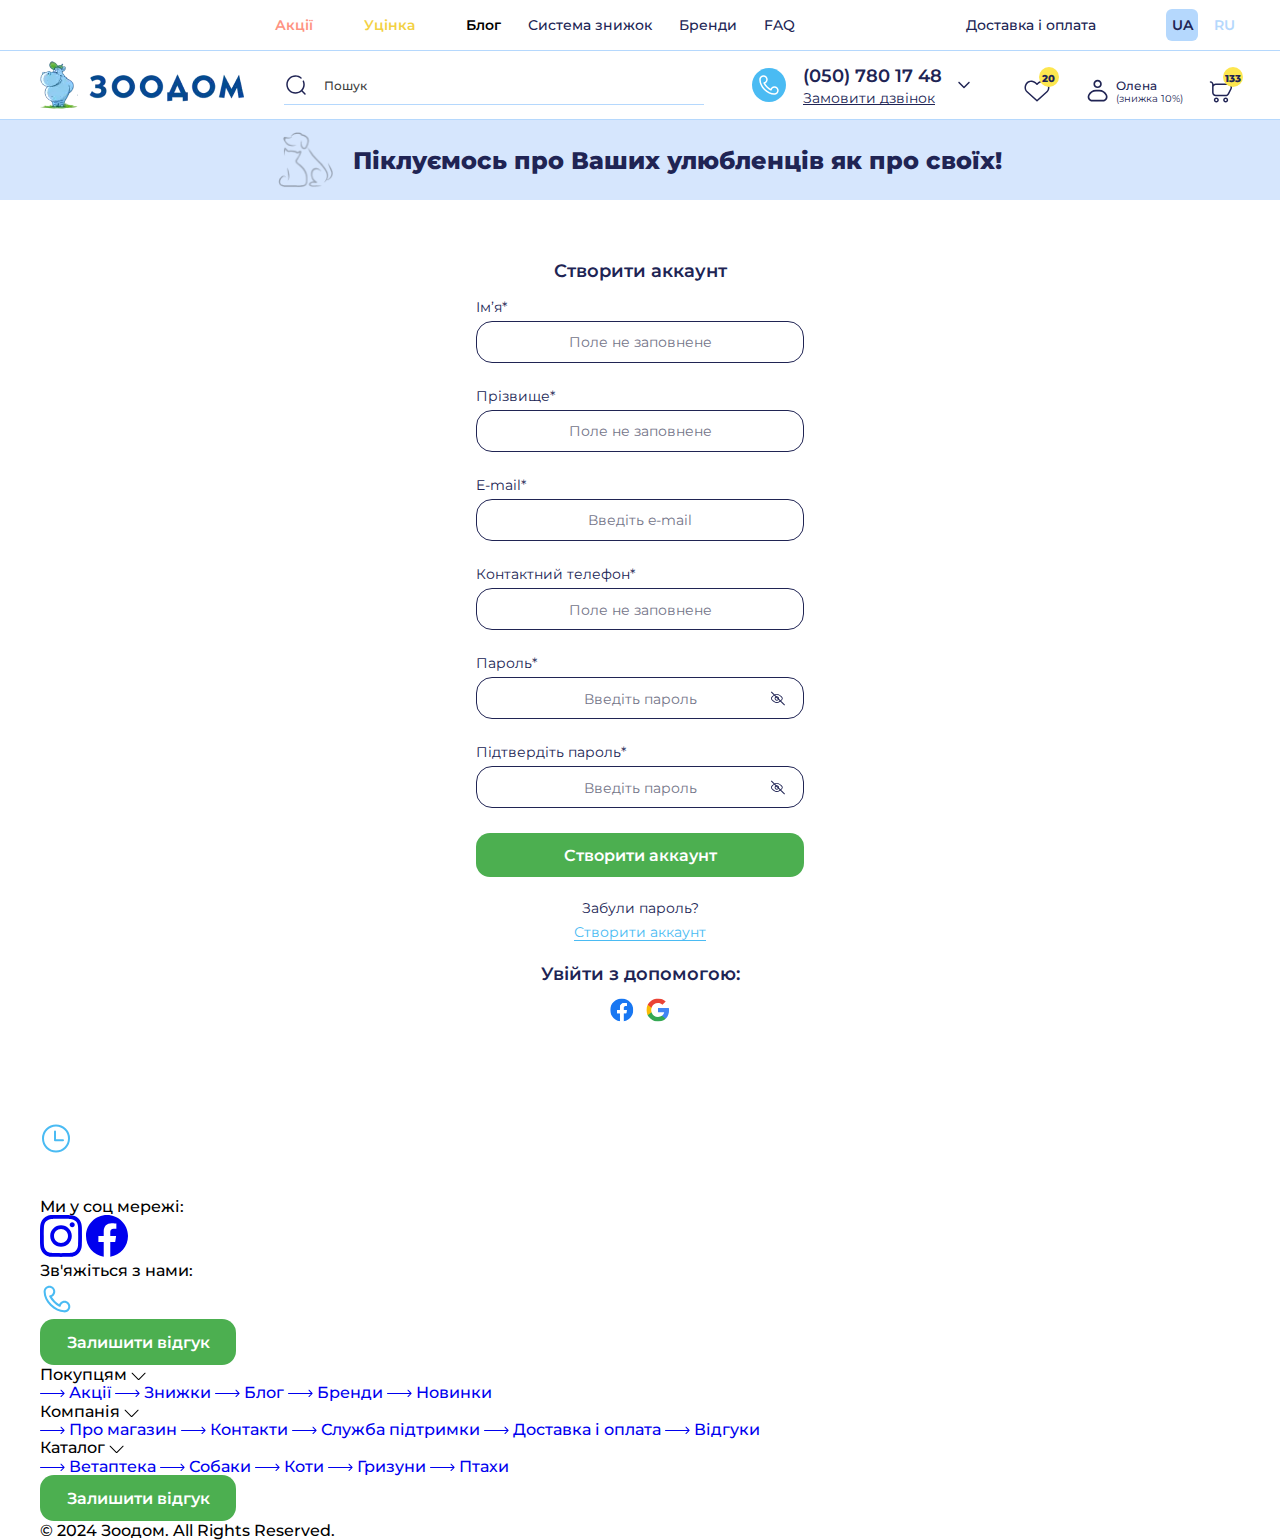
<file: register.html>
<!doctype html>
<html lang="uk">
<head>
    <meta charset="utf-8">
    <title>Zoodom</title>
    <meta name="description" content="">
    <meta name="viewport" content="width=device-width, initial-scale=1.0, maximum-scale=1.0, user-scalable=no">
    <!--swiper-->
    <link rel="stylesheet" href="js/modules/swiper.min.css">
    <!-- fonts -->
    <link rel="stylesheet" href="css/fonts.css">
    <!-- global-->
    <link rel="stylesheet" href="css/global.css">
    <!-- main -->
    <link rel="stylesheet" href="css/main.css">
    <!-- header -->
    <link rel="stylesheet" href="css/header.css">
    <!-- footer -->
    <link rel="stylesheet" href="css/footer.css">
    <!-- footer -->
    <link rel="stylesheet" href="css/modal.css">
</head>
<body>
    <!-- Header Start-->
<header class="header js-header">
    <div class="container">
        <!-- Header top Start-->
        <div class="header__top">
            <div class="header__links">
                <a href="#!" class="link-icon link-icon--red">
                    <span class="link-icon__icon">
                        <img src="/images/empty.gif" data-src="images/icons/percentage.svg" alt="percentage" width="28" height="28" class="lazy">
                    </span>
                    <span class="link-icon__text">Акції</span>
                </a>
                <a href="#!" class="link-icon link-icon--yellow">
                    <span class="link-icon__icon">
                        <img src="/images/empty.gif" data-src="images/icons/free-icon.svg" alt="free-icon" width="28" height="28" class="lazy">
                    </span>
                    <span class="link-icon__text">Уцінка</span>
                </a>
                <a href="#!" class="link-icon link-icon--black">
                    <span class="link-icon__icon">
                        <img src="/images/empty.gif" data-src="images/icons/edit.svg" alt="edit" width="28" height="28" class="lazy">
                    </span>
                    <span class="link-icon__text">Блог</span>
                </a>
                <a href="#!" class="simple-link simple-link--dark-def">
                    <span class="simple-link__text">Система знижок</span>
                </a>
                <a href="#!" class="simple-link simple-link--dark-def">
                    <span class="simple-link__text">Бренди</span>
                </a>
                <a href="#!" class="simple-link simple-link--dark-def">
                    <span class="simple-link__text">FAQ</span>
                </a>
            </div>
            <div class="header__top-right">
                <a href="#!" class="simple-link simple-link--dark-def">
                    <span class="simple-link__text">Доставка і оплата</span>
                </a>
                <div class="lang-block">
                    <a class="lang-block__link is-current">UA</a>
                    <a href="#!" class="lang-block__link">RU</a>
                </div>
            </div>
        </div>
        <!-- Header body start-->
        <div class="header__body">
            <a class="logo logo--header">
                <img src="images/icons/logo.webp" alt="logo" width="204" height="50">
            </a>
            <div class="search-block js-search-block">
                <div class="search-block__body">
                    <label class="search-block__icon" for="search">
                        <img src="images/icons/search.svg" alt="search" width="24" height="24">
                    </label>
                    <input type="search" name="search" id="search" placeholder="Пошук" class="search-block__input js-search-input" autocomplete="off">
                    <div class="search-block__line"></div>
                    <button class="search-block__close js-search-clear">
                        <svg width="25" height="24" viewBox="0 0 25 24"  xmlns="http://www.w3.org/2000/svg">
                            <path fill-rule="evenodd" clip-rule="evenodd" d="M7.41996 17.1836C7.2247 16.9884 7.2247 16.6718 7.41996 16.4765L17.3195 6.57703C17.5147 6.38177 17.8313 6.38177 18.0266 6.57703C18.2218 6.77229 18.2218 7.08887 18.0266 7.28414L8.12707 17.1836C7.9318 17.3789 7.61522 17.3789 7.41996 17.1836Z" />
                            <path fill-rule="evenodd" clip-rule="evenodd" d="M7.41988 6.4766C7.61515 6.28134 7.93173 6.28134 8.12699 6.4766L18.0265 16.3761C18.2217 16.5714 18.2217 16.8879 18.0265 17.0832C17.8312 17.2785 17.5146 17.2785 17.3194 17.0832L7.41988 7.18371C7.22462 6.98844 7.22462 6.67186 7.41988 6.4766Z" />
                        </svg>
                    </button>
                </div>
                <div class="search-dropdown js-hover-dropdown" data-id="drop-search">
                    <div class="search-dropdown__body">
                        <button class="search-dropdown__close js-drop-close">
                            <svg width="25" height="24" viewBox="0 0 25 24"  xmlns="http://www.w3.org/2000/svg">
                                <path fill-rule="evenodd" clip-rule="evenodd" d="M7.41996 17.1836C7.2247 16.9884 7.2247 16.6718 7.41996 16.4765L17.3195 6.57703C17.5147 6.38177 17.8313 6.38177 18.0266 6.57703C18.2218 6.77229 18.2218 7.08887 18.0266 7.28414L8.12707 17.1836C7.9318 17.3789 7.61522 17.3789 7.41996 17.1836Z" />
                                <path fill-rule="evenodd" clip-rule="evenodd" d="M7.41988 6.4766C7.61515 6.28134 7.93173 6.28134 8.12699 6.4766L18.0265 16.3761C18.2217 16.5714 18.2217 16.8879 18.0265 17.0832C17.8312 17.2785 17.5146 17.2785 17.3194 17.0832L7.41988 7.18371C7.22462 6.98844 7.22462 6.67186 7.41988 6.4766Z" />
                            </svg>
                        </button>
                        <div class="search-dropdown__top">
                            Пошук
                        </div>
                        <div class="search-block__body">
                            <label class="search-block__icon" for="search">
                                <img src="images/icons/search.svg" alt="search" width="24" height="24">
                            </label>
                            <input type="search" name="search" id="search2" placeholder="Пошук" class="search-block__input js-search-input" autocomplete="off">
                            <div class="search-block__line"></div>
                            <button class="search-block__close js-search-clear">
                                <svg width="25" height="24" viewBox="0 0 25 24"  xmlns="http://www.w3.org/2000/svg">
                                    <path fill-rule="evenodd" clip-rule="evenodd" d="M7.41996 17.1836C7.2247 16.9884 7.2247 16.6718 7.41996 16.4765L17.3195 6.57703C17.5147 6.38177 17.8313 6.38177 18.0266 6.57703C18.2218 6.77229 18.2218 7.08887 18.0266 7.28414L8.12707 17.1836C7.9318 17.3789 7.61522 17.3789 7.41996 17.1836Z" />
                                    <path fill-rule="evenodd" clip-rule="evenodd" d="M7.41988 6.4766C7.61515 6.28134 7.93173 6.28134 8.12699 6.4766L18.0265 16.3761C18.2217 16.5714 18.2217 16.8879 18.0265 17.0832C17.8312 17.2785 17.5146 17.2785 17.3194 17.0832L7.41988 7.18371C7.22462 6.98844 7.22462 6.67186 7.41988 6.4766Z" />
                                </svg>
                            </button>
                        </div>
                        <div class="search-dropdown__result js-search-result">

                        </div>
                        <div class="empty-search js-search-empty">
                            <div class="empty-search__error">
                                За Вашим запитом нічого не знайдено! Перевірте правильність написання і спробуйте ще раз
                            </div>
                            <div class="empty-search__title">
                                Більш ніж 180 000 товарів
                            </div>
                            <div class="empty-search__bottom">
                                <div class="empty-search__sub-title">Популярні категорії</div>
                                <div class="empty-search__list">
                                    <a href="#!" class="srch-link">
                                        <span class="srch-link__icon">
                                            <svg width="34" height="8" viewBox="0 0 34 8"  xmlns="http://www.w3.org/2000/svg">
                                                <path fill-rule="evenodd" clip-rule="evenodd" d="M29.945 0.464806L33.127 3.64679C33.3223 3.84205 33.3223 4.15863 33.127 4.35389L29.945 7.53587C29.7497 7.73114 29.4332 7.73114 29.2379 7.53587C29.0426 7.34061 29.0426 7.02403 29.2379 6.82877L31.5663 4.50034H0.773438V3.50034H31.5663L29.2379 1.17191C29.0426 0.976651 29.0426 0.660068 29.2379 0.464806C29.4332 0.269544 29.7497 0.269544 29.945 0.464806Z" />
                                            </svg>
                                        </span>
                                        <span class="srch-link__text">Лежаки</span>
                                    </a>
                                    <a href="#!" class="srch-link">
                                        <span class="srch-link__icon">
                                            <svg width="34" height="8" viewBox="0 0 34 8"  xmlns="http://www.w3.org/2000/svg">
                                                <path fill-rule="evenodd" clip-rule="evenodd" d="M29.945 0.464806L33.127 3.64679C33.3223 3.84205 33.3223 4.15863 33.127 4.35389L29.945 7.53587C29.7497 7.73114 29.4332 7.73114 29.2379 7.53587C29.0426 7.34061 29.0426 7.02403 29.2379 6.82877L31.5663 4.50034H0.773438V3.50034H31.5663L29.2379 1.17191C29.0426 0.976651 29.0426 0.660068 29.2379 0.464806C29.4332 0.269544 29.7497 0.269544 29.945 0.464806Z" />
                                            </svg>
                                        </span>
                                        <span class="srch-link__text">Лежаки, матрасы, коврики и домики для собак</span>
                                    </a>
                                    <a href="#!" class="srch-link">
                                        <span class="srch-link__icon">
                                            <svg width="34" height="8" viewBox="0 0 34 8"  xmlns="http://www.w3.org/2000/svg">
                                                <path fill-rule="evenodd" clip-rule="evenodd" d="M29.945 0.464806L33.127 3.64679C33.3223 3.84205 33.3223 4.15863 33.127 4.35389L29.945 7.53587C29.7497 7.73114 29.4332 7.73114 29.2379 7.53587C29.0426 7.34061 29.0426 7.02403 29.2379 6.82877L31.5663 4.50034H0.773438V3.50034H31.5663L29.2379 1.17191C29.0426 0.976651 29.0426 0.660068 29.2379 0.464806C29.4332 0.269544 29.7497 0.269544 29.945 0.464806Z" />
                                            </svg>
                                        </span>
                                        <span class="srch-link__text">Килимки</span>
                                    </a>
                                    <a href="#!" class="srch-link">
                                        <span class="srch-link__icon">
                                            <svg width="34" height="8" viewBox="0 0 34 8"  xmlns="http://www.w3.org/2000/svg">
                                                <path fill-rule="evenodd" clip-rule="evenodd" d="M29.945 0.464806L33.127 3.64679C33.3223 3.84205 33.3223 4.15863 33.127 4.35389L29.945 7.53587C29.7497 7.73114 29.4332 7.73114 29.2379 7.53587C29.0426 7.34061 29.0426 7.02403 29.2379 6.82877L31.5663 4.50034H0.773438V3.50034H31.5663L29.2379 1.17191C29.0426 0.976651 29.0426 0.660068 29.2379 0.464806C29.4332 0.269544 29.7497 0.269544 29.945 0.464806Z" />
                                            </svg>
                                        </span>
                                        <span class="srch-link__text">Будиночки для собак</span>
                                    </a>
                                </div>
                            </div>
                        </div>
                    </div>
                </div>
            </div>
            <button class="count-link count-link--mob js-trigger-drop" data-id="drop-search">
                <span class="count-link__icon">
                    <svg width="24" height="24" viewBox="0 0 24 24" xmlns="http://www.w3.org/2000/svg">
                        <path fill-rule="evenodd" clip-rule="evenodd" d="M11.5195 3.75C7.22874 3.75 3.75024 7.22877 3.75024 11.5202C3.75024 15.8117 7.22874 19.2905 11.5195 19.2905C15.8103 19.2905 19.2887 15.8117 19.2887 11.5202C19.2887 10.4406 19.069 9.41429 18.6726 8.482C18.5105 8.10082 18.6881 7.66041 19.0693 7.49832C19.4505 7.33623 19.8909 7.51384 20.053 7.89503C20.5269 9.00957 20.7887 10.2353 20.7887 11.5202C20.7887 13.8096 19.9589 15.9052 18.5837 17.5225L21.5306 20.4697C21.8235 20.7626 21.8235 21.2375 21.5305 21.5304C21.2376 21.8232 20.7628 21.8232 20.4699 21.5303L17.5233 18.5834C15.9059 19.9598 13.8097 20.7905 11.5195 20.7905C6.40015 20.7905 2.25024 16.64 2.25024 11.5202C2.25024 6.40051 6.40015 2.25 11.5195 2.25C13.7918 2.25 15.8748 3.06868 17.4869 4.42634C17.8037 4.69316 17.8443 5.1663 17.5774 5.48313C17.3106 5.79995 16.8375 5.84049 16.5206 5.57366C15.1689 4.43524 13.4252 3.75 11.5195 3.75Z"/>
                    </svg>
                </span>
            </button>
            <div class="phone-block">
                <div class="phone-block__body js-trigger-drop" data-id="call">
                    <div class="phone-block__icon">
                        <img src="images/icons/phone-icon.svg" alt="phone" width="34" height="34">
                    </div>
                    <div class="phone-block__right">
                        <a href="tel:0507801748" class="phone-block__numb">(050) 780 17 48</a>
                        <button class="simple-link simple-link--dark-sec">
                            <span class="simple-link__text">Замовити  дзвінок</span>
                        </button>
                    </div>
                    <div class="phone-block__arrow">
                        <img src="images/icons/chevron.svg" alt="phone" width="24" height="24">
                    </div>
                </div>
                <button class="count-link count-link--mob js-trigger-drop" data-id="call">
                    <span class="count-link__icon">
                         <svg width="25" height="25" viewBox="0 0 25 25" xmlns="http://www.w3.org/2000/svg">
                        <path fill-rule="evenodd" clip-rule="evenodd" d="M8.55009 4.92235C7.47612 3.8488 5.73476 3.8488 4.6608 4.92235C4.05189 5.53102 3.78794 6.35317 3.87002 7.14958C3.87251 7.17371 3.87383 7.19795 3.87396 7.22221C3.8898 10.0118 5.37049 13.4063 8.19633 16.231C11.0222 19.0557 14.4181 20.536 17.2091 20.5518C17.2333 20.552 17.2575 20.5533 17.2816 20.5558C18.0787 20.6378 18.9013 20.3739 19.5102 19.7652C20.584 18.6918 20.584 16.9516 19.5102 15.8782C18.4363 14.8047 16.6949 14.8047 15.621 15.8782C15.1947 16.3043 14.9385 16.8333 14.8503 17.3848C14.8119 17.6247 14.6598 17.8311 14.442 17.9387C14.2242 18.0463 13.9678 18.0418 13.754 17.9266C12.3098 17.1485 10.8986 16.1054 9.61075 14.818C8.32286 13.5306 7.27928 12.12 6.50088 10.6763C6.38557 10.4624 6.38101 10.206 6.48863 9.98813C6.59625 9.7703 6.80273 9.61811 7.04265 9.57975C7.59457 9.49152 8.12388 9.23534 8.55009 8.80929C9.62389 7.73591 9.62389 5.99573 8.55009 4.92235ZM3.60034 3.86148C5.26005 2.20242 7.95084 2.20242 9.61054 3.86148C11.2704 5.5207 11.2704 8.21094 9.61054 9.87016C9.21852 10.262 8.76825 10.5616 8.28754 10.7685C8.92991 11.8022 9.72696 12.8132 10.6712 13.7571C11.6156 14.7012 12.6273 15.498 13.6616 16.1403C13.8686 15.6596 14.1684 15.2093 14.5605 14.8174C16.2202 13.1583 18.911 13.1583 20.5707 14.8174C22.2306 16.4766 22.2306 19.1668 20.5707 20.826C19.6385 21.7578 18.3803 22.1659 17.1652 22.0515C13.9017 22.0209 10.1625 20.3173 7.13588 17.2919C4.10931 14.2665 2.40487 10.5287 2.37425 7.26611C2.25982 6.05118 2.66817 4.79329 3.60034 3.86148Z"/>
                    </svg>
                    </span>
                </button>
                <div class="call-dropdown js-hover-dropdown" data-id="call">
                    <div class="call-dropdown__body">
                        <button class="call-dropdown__close js-drop-close">
                            <svg width="25" height="24" viewBox="0 0 25 24"  xmlns="http://www.w3.org/2000/svg">
                                <path fill-rule="evenodd" clip-rule="evenodd" d="M7.41996 17.1836C7.2247 16.9884 7.2247 16.6718 7.41996 16.4765L17.3195 6.57703C17.5147 6.38177 17.8313 6.38177 18.0266 6.57703C18.2218 6.77229 18.2218 7.08887 18.0266 7.28414L8.12707 17.1836C7.9318 17.3789 7.61522 17.3789 7.41996 17.1836Z" />
                                <path fill-rule="evenodd" clip-rule="evenodd" d="M7.41988 6.4766C7.61515 6.28134 7.93173 6.28134 8.12699 6.4766L18.0265 16.3761C18.2217 16.5714 18.2217 16.8879 18.0265 17.0832C17.8312 17.2785 17.5146 17.2785 17.3194 17.0832L7.41988 7.18371C7.22462 6.98844 7.22462 6.67186 7.41988 6.4766Z" />
                            </svg>
                        </button>
                        <div class="call-dropdown__phones-title">Консультація менеджерів</div>
                        <div class="call-dropdown__phones">
                            <a href="tel:0638649920">(050) 780 17 48</a>
                            <a href="tel:0638649920">(063) 864 99 20</a>
                            <a href="tel:0974348810">(097) 434 88 10</a>
                            <a href="tel:0953429962">(095) 342 99 62</a>
                        </div>
                        <button class="phone-link">
                            <span class="phone-link__icon">
                                <img src="images/empty.gif" data-src="images/icons/call.svg" alt="phone" width="24" height="24" class="lazy">
                            </span>
                            <span class="phone-link__text">Замовити  дзвінок</span>
                        </button>
                        <div class="chat-block">
                            <div class="chat-block__title">Он-лайн чат</div>
                            <div class="chat-block__list">
                                <a href="#!" class="chat-link" target="_blank">
                                    <img src="images/icons/viber.svg" alt="logo" width="40" height="40">
                                </a>
                                <a href="#!" class="chat-link" target="_blank">
                                    <img src="images/icons/telega.svg" alt="logo" width="40" height="40">
                                </a>
                                <a href="#!" class="chat-link" target="_blank">
                                    <img src="images/icons/message.svg" alt="logo" width="40" height="40">
                                </a>
                                <a href="#!" class="chat-link" target="_blank">
                                    <img src="images/icons/insta2.svg" alt="logo" width="40" height="40">
                                </a>
                                <a href="#!" class="chat-link" target="_blank">
                                    <img src="images/icons/chat.svg" alt="logo" width="40" height="40">
                                </a>
                            </div>
                        </div>
                        <div class="map-way">
                            <div class="map-way__left">
                                <img src="images/icons/point.svg" alt="logo" width="26" height="26">
                                <div class="map-way__text">Карта проїзду:</div>
                            </div>
                            <div class="map-way__links">
                                <a href="#!" target="_blank">
                                    <svg width="37" height="36" viewBox="0 0 37 36"  xmlns="http://www.w3.org/2000/svg">
                                        <path fill-rule="evenodd" clip-rule="evenodd" d="M17.6069 8.16634C17.6069 6.87768 18.6516 5.83301 19.9403 5.83301C21.2289 5.83301 22.2736 6.87768 22.2736 8.16634C22.2736 9.45501 21.2289 10.4997 19.9403 10.4997C18.6516 10.4997 17.6069 9.45501 17.6069 8.16634Z" />
                                        <path fill-rule="evenodd" clip-rule="evenodd" d="M17.1402 22.4004C17.6556 22.787 17.7601 23.5183 17.3735 24.0337L13.8735 28.7004C13.4869 29.2159 12.7556 29.3203 12.2402 28.9337C11.7247 28.5471 11.6202 27.8159 12.0068 27.3004L15.5068 22.6337C15.8934 22.1183 16.6247 22.0138 17.1402 22.4004Z" />
                                        <path fill-rule="evenodd" clip-rule="evenodd" d="M18.9651 11.6821C19.6007 11.788 20.03 12.3891 19.9241 13.0247L18.8561 19.4324L21.9316 22.5079C22.0202 22.5966 22.094 22.699 22.1501 22.8111L24.4835 27.4778C24.7716 28.0541 24.538 28.7549 23.9617 29.043C23.3854 29.3312 22.6846 29.0976 22.3965 28.5213L20.1478 24.024L16.7817 20.6578C16.5152 20.3914 16.3939 20.0127 16.4558 19.6411L17.6225 12.6411C17.7284 12.0055 18.3295 11.5761 18.9651 11.6821Z" />
                                        <path fill-rule="evenodd" clip-rule="evenodd" d="M18.4903 11.7019C18.8878 11.6025 19.3084 11.7189 19.5982 12.0087L22.9034 15.314L26.1422 16.3936C26.7534 16.5973 27.0838 17.258 26.88 17.8693C26.6763 18.4806 26.0156 18.8109 25.4043 18.6071L21.9043 17.4405C21.7325 17.3832 21.5763 17.2867 21.4483 17.1586L18.4154 14.1257L14.8271 15.0228L12.744 18.1475C12.3866 18.6836 11.6622 18.8285 11.1261 18.4711C10.59 18.1137 10.4451 17.3893 10.8025 16.8532L13.1358 13.3532C13.2968 13.1117 13.542 12.9389 13.8236 12.8685L18.4903 11.7019Z" />
                                    </svg>
                                </a>
                                <a href="#!" target="_blank">
                                    <svg width="37" height="36" viewBox="0 0 37 36"  xmlns="http://www.w3.org/2000/svg">
                                        <path d="M34.5234 15.75H30.4889L24.3984 9.65954C24.1903 9.4497 23.9425 9.28333 23.6694 9.17011C23.3964 9.05689 23.1036 8.99907 22.808 9.00001H7.00031C6.63074 9.0007 6.26703 9.0924 5.94132 9.26703C5.61561 9.44166 5.33792 9.69383 5.13281 10.0013L0.961875 16.2506C0.839323 16.4358 0.773804 16.6529 0.773438 16.875L0.773438 23.625C0.773438 24.2217 1.01049 24.794 1.43245 25.216C1.8544 25.638 2.4267 25.875 3.02344 25.875H5.41406C5.6619 26.843 6.22485 27.7009 7.01416 28.3136C7.80347 28.9263 8.77425 29.2588 9.77344 29.2588C10.7726 29.2588 11.7434 28.9263 12.5327 28.3136C13.322 27.7009 13.885 26.843 14.1328 25.875H23.4141C23.6619 26.843 24.2248 27.7009 25.0142 28.3136C25.8035 28.9263 26.7742 29.2588 27.7734 29.2588C28.7726 29.2588 29.7434 28.9263 30.5327 28.3136C31.322 27.7009 31.885 26.843 32.1328 25.875H34.5234C35.1202 25.875 35.6925 25.638 36.1144 25.216C36.5364 24.794 36.7734 24.2217 36.7734 23.625V18C36.7734 17.4033 36.5364 16.831 36.1144 16.409C35.6925 15.9871 35.1202 15.75 34.5234 15.75ZM7.00031 11.25H22.808L27.308 15.75H4.00781L7.00031 11.25ZM9.77344 27C9.32843 27 8.89342 26.8681 8.5234 26.6208C8.15339 26.3736 7.86501 26.0222 7.69471 25.611C7.52441 25.1999 7.47985 24.7475 7.56667 24.3111C7.65349 23.8746 7.86778 23.4737 8.18245 23.159C8.49712 22.8444 8.89803 22.6301 9.33448 22.5432C9.77094 22.4564 10.2233 22.501 10.6345 22.6713C11.0456 22.8416 11.397 23.13 11.6442 23.5C11.8915 23.87 12.0234 24.305 12.0234 24.75C12.0234 25.3467 11.7864 25.919 11.3644 26.341C10.9425 26.763 10.3702 27 9.77344 27ZM27.7734 27C27.3284 27 26.8934 26.8681 26.5234 26.6208C26.1534 26.3736 25.865 26.0222 25.6947 25.611C25.5244 25.1999 25.4799 24.7475 25.5667 24.3111C25.6535 23.8746 25.8678 23.4737 26.1824 23.159C26.4971 22.8444 26.898 22.6301 27.3345 22.5432C27.7709 22.4564 28.2233 22.501 28.6345 22.6713C29.0456 22.8416 29.397 23.13 29.6442 23.5C29.8915 23.87 30.0234 24.305 30.0234 24.75C30.0234 25.3467 29.7864 25.919 29.3644 26.341C28.9425 26.763 28.3702 27 27.7734 27ZM34.5234 23.625H32.1328C31.885 22.657 31.322 21.7991 30.5327 21.1864C29.7434 20.5737 28.7726 20.2412 27.7734 20.2412C26.7742 20.2412 25.8035 20.5737 25.0142 21.1864C24.2248 21.7991 23.6619 22.657 23.4141 23.625H14.1328C13.885 22.657 13.322 21.7991 12.5327 21.1864C11.7434 20.5737 10.7726 20.2412 9.77344 20.2412C8.77425 20.2412 7.80347 20.5737 7.01416 21.1864C6.22485 21.7991 5.6619 22.657 5.41406 23.625H3.02344V18H34.5234V23.625Z" />
                                    </svg>

                                </a>
                            </div>
                        </div>
                        <div class="schedule schedule--sec">
                            <div class="schedule__title">Ми працюємо:</div>
                            <div class="schedule__body-wrap">
                                <div class="schedule__icon">
                                    <img src="images/icons/clock.svg" alt="logo" width="24" height="24">
                                </div>
                                <div class="schedule__body">
                                    <div class="schedule__item">
                                        <span>Пн-Пт</span>
                                        <span>9:00 - 18:00</span>
                                    </div>
                                    <div class="schedule__item">
                                        <span>Сб</span>
                                        <span>10:00 -  17:00</span>
                                    </div>
                                    <div class="schedule__bottom">(тільки колл-центр)</div>
                                </div>
                            </div>
                        </div>
                        <a href="mailto:z_dom@gmail.com" class="mail-link">
                            <span class="mail-link__icon">
                                <svg width="33" height="32" viewBox="0 0 33 32"  xmlns="http://www.w3.org/2000/svg">
                                    <path fill-rule="evenodd" clip-rule="evenodd" d="M2.34961 23.7786V8.83327C2.34961 6.97833 3.85333 5.47461 5.70827 5.47461H27.4469C29.3018 5.47461 30.8055 6.97834 30.8055 8.83327V23.7786C30.8055 25.6335 29.3018 27.1372 27.4469 27.1372H5.70827C3.85333 27.1372 2.34961 25.6335 2.34961 23.7786ZM4.34961 8.83327V23.7786C4.34961 24.5289 4.9579 25.1372 5.70827 25.1372H27.4469C28.1972 25.1372 28.8055 24.5289 28.8055 23.7786V8.83327C28.8055 8.08291 28.1972 7.47461 27.4469 7.47461H5.70827C4.9579 7.47461 4.34961 8.0829 4.34961 8.83327Z" />
                                    <path fill-rule="evenodd" clip-rule="evenodd" d="M16.0229 17.1383L3.79492 8.98637L4.90432 7.32227L16.5776 15.1044L28.2509 7.32227L29.3603 8.98637L17.1323 17.1383C16.7964 17.3623 16.3588 17.3623 16.0229 17.1383Z" />
                                </svg>
                            </span>
                            <span class="mail-link__text">z_dom@gmail.com</span>
                        </a>
                    </div>
                </div>
            </div>
            <div class="header__log">
                <a href="#!" class="count-link count-link--desk" data-id-modal="basket-popup">
                    <span class="count-link__numb">20</span>
                    <span class="count-link__icon">
                        <svg width="29" height="28" viewBox="0 0 29 28" xmlns="http://www.w3.org/2000/svg">
                            <path fill-rule="evenodd" clip-rule="evenodd" d="M4.55638 14.2293L14.0075 22.79L23.4586 14.2293C25.7806 11.8928 25.2687 8.42614 23.2638 6.4273C22.2775 5.44399 20.9643 4.8625 19.5063 4.96591C18.0482 5.06931 16.3316 5.86672 14.57 7.8641C14.4276 8.02553 14.2227 8.118 14.0075 8.118C13.7922 8.118 13.5874 8.02553 13.445 7.8641C11.6834 5.86682 9.9642 5.06666 8.50247 4.96074C7.04075 4.85483 5.72433 5.43396 4.7365 6.41483C2.73013 8.40705 2.21477 11.8733 4.55638 14.2293ZM14.0075 6.26887C12.2272 4.46776 10.3741 3.59242 8.61087 3.46467C6.66108 3.32339 4.93337 4.10548 3.6796 5.35042C1.20636 7.80623 0.44678 12.241 3.50841 15.3026C3.51714 15.3114 3.52609 15.3199 3.53524 15.3282L13.504 24.3578C13.7897 24.6167 14.2252 24.6167 14.511 24.3578L24.4797 15.3282C24.4889 15.3199 24.4978 15.3114 24.5065 15.3026C27.5516 12.2576 26.7885 7.82321 24.3229 5.36504C23.0721 4.11803 21.348 3.33152 19.4001 3.46966C17.6387 3.59458 15.7874 4.46819 14.0075 6.26887Z" />
                        </svg>
                    </span>
                </a>
                <div class="log-item">
                    <div class="log-item__body-wrap" >
                        <span class="log-item__icon js-trigger-drop" data-id="acc-menu">
                            <svg width="25" height="25" viewBox="0 0 25 25"  xmlns="http://www.w3.org/2000/svg">
                                <path fill-rule="evenodd" clip-rule="evenodd" d="M8.40297 6.16016C8.40297 4.08909 10.0819 2.41016 12.153 2.41016C14.224 2.41016 15.903 4.08909 15.903 6.16016C15.903 8.23122 14.224 9.91016 12.153 9.91016C10.0819 9.91016 8.40297 8.23122 8.40297 6.16016ZM12.153 3.91016C10.9103 3.91016 9.90297 4.91752 9.90297 6.16016C9.90297 7.4028 10.9103 8.41016 12.153 8.41016C13.3956 8.41016 14.403 7.4028 14.403 6.16016C14.403 4.91752 13.3956 3.91016 12.153 3.91016ZM3.63602 15.9766C4.87019 13.1998 7.62395 11.4102 10.6627 11.4102H13.6432C16.682 11.4102 19.4358 13.1998 20.6699 15.9766C21.9101 18.7671 19.8675 21.9102 16.8139 21.9102H7.49206C4.43842 21.9102 2.39582 18.7671 3.63602 15.9766ZM10.6627 12.9102C8.21674 12.9102 6.00016 14.3507 5.00674 16.5858C4.2074 18.3844 5.52391 20.4102 7.49206 20.4102H16.8139C18.782 20.4102 20.0985 18.3844 19.2992 16.5858C18.3058 14.3507 16.0892 12.9102 13.6432 12.9102H10.6627Z" />
                            </svg>
                        </span>
                        <span class="log-item__body">
                            <span class="log-item__name">Олена</span>
                             <span class="log-item__sub">(знижка 10%)</span>
                        </span>
                    </div>
                    <div class="acc-menu js-hover-dropdown" data-id="acc-menu">
                        <div class="acc-menu__body">
                            <button class="acc-menu__close js-drop-close">
                                <svg width="25" height="24" viewBox="0 0 25 24"  xmlns="http://www.w3.org/2000/svg">
                                    <path fill-rule="evenodd" clip-rule="evenodd" d="M7.41996 17.1836C7.2247 16.9884 7.2247 16.6718 7.41996 16.4765L17.3195 6.57703C17.5147 6.38177 17.8313 6.38177 18.0266 6.57703C18.2218 6.77229 18.2218 7.08887 18.0266 7.28414L8.12707 17.1836C7.9318 17.3789 7.61522 17.3789 7.41996 17.1836Z" />
                                    <path fill-rule="evenodd" clip-rule="evenodd" d="M7.41988 6.4766C7.61515 6.28134 7.93173 6.28134 8.12699 6.4766L18.0265 16.3761C18.2217 16.5714 18.2217 16.8879 18.0265 17.0832C17.8312 17.2785 17.5146 17.2785 17.3194 17.0832L7.41988 7.18371C7.22462 6.98844 7.22462 6.67186 7.41988 6.4766Z" />
                                </svg>
                            </button>
                            <button class="acc-link" data-id-modal="modal-1">
                                <span class="acc-link__icon">
                                    <img src="images/icons/user2.svg" alt="logo" width="20" height="20">
                                </span>
                                <span class="acc-link__text">Особисті данні</span>
                            </button>
                            <button class="acc-link" data-id-modal="empty-popup">
                                <span class="acc-link__icon">
                                    <img src="images/icons/orders.svg" alt="logo" width="20" height="20">
                                </span>
                                <span class="acc-link__text">Мої замовлення</span>
                            </button>
                            <a href="#!" class="acc-link">
                                <span class="acc-link__icon">
                                    <img src="images/icons/cart3.svg" alt="logo" width="20" height="20">
                                </span>
                                <span class="acc-link__text">Купували раніше</span>
                            </a>
                            <a href="#!" class="acc-link">
                                <span class="acc-link__icon">
                                    <img src="images/icons/like3.svg" alt="logo" width="20" height="20">
                                </span>
                                <span class="acc-link__text">Вибране</span>
                            </a>
                            <a href="#!" class="acc-link">
                                <span class="acc-link__icon">
                                    <img src="images/icons/percentage2.svg" alt="logo" width="20" height="20">
                                </span>
                                <span class="acc-link__text">Мої знижки</span>
                            </a>
                            <a href="#!" class="acc-link">
                                <span class="acc-link__icon">
                                    <img src="images/icons/pets.svg" alt="logo" width="20" height="20">
                                </span>
                                <span class="acc-link__text">Мої улюбленці</span>
                            </a>
                            <a href="#!" class="acc-link">
                                <span class="acc-link__icon">
                                    <img src="images/icons/home.svg" alt="logo" width="20" height="20">
                                </span>
                                <span class="acc-link__text">Моя адреса</span>
                            </a>
                            <a href="#!" class="acc-link">
                                <span class="acc-link__icon">
                                    <img src="images/icons/revs.svg" alt="logo" width="20" height="20">
                                </span>
                                <span class="acc-link__text">Мої відгуки</span>
                            </a>
                            <a href="#!" class="acc-link">
                                <span class="acc-link__icon">
                                    <img src="images/icons/quit.svg" alt="logo" width="20" height="20">
                                </span>
                                <span class="acc-link__text">Вихід</span>
                            </a>

                        </div>
                    </div>
                </div>
                <button class="count-link" data-id-modal="basket-popup">
                    <span class="count-link__numb">133</span>
                    <span class="count-link__icon">
                       <svg width="28" height="29" viewBox="0 0 28 29" xmlns="http://www.w3.org/2000/svg">
                            <path fill-rule="evenodd" clip-rule="evenodd" d="M9.3335 22.1143C8.78121 22.1143 8.3335 22.562 8.3335 23.1143C8.3335 23.6665 8.78121 24.1143 9.3335 24.1143C9.88578 24.1143 10.3335 23.6665 10.3335 23.1143C10.3335 22.562 9.88578 22.1143 9.3335 22.1143ZM6.8335 23.1143C6.8335 21.7335 7.95278 20.6143 9.3335 20.6143C10.7142 20.6143 11.8335 21.7335 11.8335 23.1143C11.8335 24.495 10.7142 25.6143 9.3335 25.6143C7.95278 25.6143 6.8335 24.495 6.8335 23.1143ZM18.6668 22.1143C18.1145 22.1143 17.6668 22.562 17.6668 23.1143C17.6668 23.6665 18.1145 24.1143 18.6668 24.1143C19.2191 24.1143 19.6668 23.6665 19.6668 23.1143C19.6668 22.562 19.2191 22.1143 18.6668 22.1143ZM16.1668 23.1143C16.1668 21.7335 17.2861 20.6143 18.6668 20.6143C20.0475 20.6143 21.1668 21.7335 21.1668 23.1143C21.1668 24.495 20.0475 25.6143 18.6668 25.6143C17.2861 25.6143 16.1668 24.495 16.1668 23.1143Z"/>
                            <path fill-rule="evenodd" clip-rule="evenodd" d="M2.75 5.03027C2.75 4.61606 3.08579 4.28027 3.5 4.28027C5.20279 4.28027 6.58319 5.66058 6.58333 7.36333C7.21008 6.89257 7.98913 6.61361 8.83333 6.61361H21.3373C24.1426 6.61361 25.9546 9.58093 24.6733 12.0764L22.0633 17.1598C21.4211 18.4105 20.1333 19.1969 18.7273 19.1969H8.83334C6.76227 19.1969 5.08333 17.518 5.08333 15.4469V7.36361C5.08333 6.48915 4.37445 5.78027 3.5 5.78027C3.08579 5.78027 2.75 5.44449 2.75 5.03027ZM6.58333 10.3636V15.4469C6.58333 16.6896 7.59069 17.6969 8.83334 17.6969H18.7273C19.5709 17.6969 20.3436 17.2251 20.7289 16.4746L23.3389 11.3913C24.1077 9.894 23.0205 8.11361 21.3373 8.11361H8.83333C7.59069 8.11361 6.58333 9.12097 6.58333 10.3636Z" />
                        </svg>
                    </span>
                </button>
                <button class="burger js-trigger-drop" data-id="mmenu">
                    <svg width="23" height="15" viewBox="0 0 23 15" fill="none" xmlns="http://www.w3.org/2000/svg">
                        <rect x="0.105469" y="0.320312" width="22" height="2" rx="1" fill="#404040"/>
                        <rect x="0.105469" y="6.32031" width="22" height="2" rx="1" fill="#404040"/>
                        <rect x="0.105469" y="12.3203" width="22" height="2" rx="1" fill="#404040"/>
                    </svg>
                    <img src="images/icons/closem.svg" alt="logo" width="32" height="32">
                </button>
            </div>
        </div>
    </div>
</header>
<div class="mobile-menu js-hover-dropdown" data-id="mmenu">
    <div class="mobile-menu__body">
        <div class="mobile-menu__top js-append-after">
            <div class="lang-block">
                <a class="lang-block__link is-current">UA</a>
                <a href="#!" class="lang-block__link">RU</a>
            </div>
        </div>

        <div class="mobile-menu__links">
            <a href="#!" class="footer-link footer-link--mm">
                <span class="footer-link__icon">
                    <svg width="25" height="9" viewBox="0 0 25 9" xmlns="http://www.w3.org/2000/svg">
                        <path fill-rule="evenodd" clip-rule="evenodd" d="M21.3083 0.845665L24.4903 4.02765C24.6855 4.22291 24.6855 4.53949 24.4903 4.73475L21.3083 7.91673C21.113 8.112 20.7964 8.112 20.6012 7.91673C20.4059 7.72147 20.4059 7.40489 20.6012 7.20963L22.9296 4.8812H0.136719V3.8812H22.9296L20.6012 1.55277C20.4059 1.35751 20.4059 1.04093 20.6012 0.845665C20.7964 0.650403 21.113 0.650403 21.3083 0.845665Z"/>
                    </svg>
                </span>
                <span class="footer-link__text">Акції</span>
            </a>
            <a href="#!" class="footer-link footer-link--mm">
                <span class="footer-link__icon">
                    <svg width="25" height="9" viewBox="0 0 25 9" xmlns="http://www.w3.org/2000/svg">
                        <path fill-rule="evenodd" clip-rule="evenodd" d="M21.3083 0.845665L24.4903 4.02765C24.6855 4.22291 24.6855 4.53949 24.4903 4.73475L21.3083 7.91673C21.113 8.112 20.7964 8.112 20.6012 7.91673C20.4059 7.72147 20.4059 7.40489 20.6012 7.20963L22.9296 4.8812H0.136719V3.8812H22.9296L20.6012 1.55277C20.4059 1.35751 20.4059 1.04093 20.6012 0.845665C20.7964 0.650403 21.113 0.650403 21.3083 0.845665Z"/>
                    </svg>
                </span>
                <span class="footer-link__text">Знижки</span>
            </a>
            <a href="#!" class="footer-link footer-link--mm">
                <span class="footer-link__icon">
                    <svg width="25" height="9" viewBox="0 0 25 9" xmlns="http://www.w3.org/2000/svg">
                        <path fill-rule="evenodd" clip-rule="evenodd" d="M21.3083 0.845665L24.4903 4.02765C24.6855 4.22291 24.6855 4.53949 24.4903 4.73475L21.3083 7.91673C21.113 8.112 20.7964 8.112 20.6012 7.91673C20.4059 7.72147 20.4059 7.40489 20.6012 7.20963L22.9296 4.8812H0.136719V3.8812H22.9296L20.6012 1.55277C20.4059 1.35751 20.4059 1.04093 20.6012 0.845665C20.7964 0.650403 21.113 0.650403 21.3083 0.845665Z"/>
                    </svg>
                </span>
                <span class="footer-link__text">Блог</span>
            </a>
            <a href="#!" class="footer-link footer-link--mm">
                <span class="footer-link__icon">
                    <svg width="25" height="9" viewBox="0 0 25 9" xmlns="http://www.w3.org/2000/svg">
                        <path fill-rule="evenodd" clip-rule="evenodd" d="M21.3083 0.845665L24.4903 4.02765C24.6855 4.22291 24.6855 4.53949 24.4903 4.73475L21.3083 7.91673C21.113 8.112 20.7964 8.112 20.6012 7.91673C20.4059 7.72147 20.4059 7.40489 20.6012 7.20963L22.9296 4.8812H0.136719V3.8812H22.9296L20.6012 1.55277C20.4059 1.35751 20.4059 1.04093 20.6012 0.845665C20.7964 0.650403 21.113 0.650403 21.3083 0.845665Z"/>
                    </svg>
                </span>
                <span class="footer-link__text">Бренди</span>
            </a>
            <a href="#!" class="footer-link footer-link--mm">
                <span class="footer-link__icon">
                    <svg width="25" height="9" viewBox="0 0 25 9" xmlns="http://www.w3.org/2000/svg">
                        <path fill-rule="evenodd" clip-rule="evenodd" d="M21.3083 0.845665L24.4903 4.02765C24.6855 4.22291 24.6855 4.53949 24.4903 4.73475L21.3083 7.91673C21.113 8.112 20.7964 8.112 20.6012 7.91673C20.4059 7.72147 20.4059 7.40489 20.6012 7.20963L22.9296 4.8812H0.136719V3.8812H22.9296L20.6012 1.55277C20.4059 1.35751 20.4059 1.04093 20.6012 0.845665C20.7964 0.650403 21.113 0.650403 21.3083 0.845665Z"/>
                    </svg>
                </span>
                <span class="footer-link__text">Новинки</span>
            </a>
        </div>
        <div class="reg-mob">
            <div class="reg-board">
                <div class="reg-board__title">Зареєструйтеся зараз </div>
                <div class="reg-board__sub"> та гарантовано отримайте знижку</div>
                <div class="reg-board__sale">
                    <img src='images/icons/firesec.svg' class="lazy" width="28" height="28" alt="">
                    <span>-5%</span>
                </div>
            </div>
            <div class="reg-mob__btns">
                <button class="mid-btn mid-btn--border" data-id-modal="modal-1">
                    <span class="mid-btn__text">Авторизуйтесь</span>
                </button>
                <a href="#!" class="mid-btn mid-btn--green">
                    <span class="mid-btn__text">Зарееструватись</span>
                </a>
            </div>
        </div>
        <div class="mobile-menu__pc">
                <div class="mobile-menu__pc-title">Вітаемо, Наталя!</div>
                <a href="#!" class="mpc-link">
                    <span class="mpc-link__icon">
                        <img src="images/icons/pc1.svg" alt="logo" width="20" height="20">
                    </span>
                    <span class="mpc-link__text">Мої замовлення</span>
                </a>
                <a href="#!" class="mpc-link">
                        <span class="mpc-link__icon">
                            <img src="images/icons/pc2.svg" alt="logo" width="20" height="20">
                        </span>
                    <span class="mpc-link__text">Купували раніше</span>
                </a>
                <a href="#!" class="mpc-link">
                        <span class="mpc-link__icon">
                            <img src="images/icons/pc3.svg" alt="logo" width="20" height="20">
                        </span>
                    <span class="mpc-link__text">Вибране</span>
                </a>
        </div>
        <div class="mobile-menu__dop-links">
            <a href="#!">Система знижок</a>
            <a href="#!">Оплата і доставка</a>
            <a href="#!">Обмін та повернення</a>
        </div>
        <div class="schedule schedule--sec">
            <div class="schedule__title">Ми працюємо:</div>
            <div class="schedule__body-wrap">
                <div class="schedule__icon">
                    <img src="images/icons/clock.svg" alt="logo" width="24" height="24">
                </div>
                <div class="schedule__body">
                    <div class="schedule__item">
                        <span>Пн-Пт</span>
                        <span>9:00 - 18:00</span>
                    </div>
                    <div class="schedule__item">
                        <span>Сб</span>
                        <span>10:00 -  17:00</span>
                    </div>
                    <div class="schedule__bottom">(тільки колл-центр)</div>
                </div>
            </div>
        </div>
        <div class="phone-block phone-block--mm">
            <div class="phone-block__body">
                <div class="phone-block__icon">
                    <img src="images/icons/phone-sec.svg" alt="phone" width="34" height="34">
                </div>
                <div class="phone-block__right">
                    <a href="tel:0507801748" class="phone-block__numb">(050) 780 17 48</a>
                </div>
            </div>
        </div>
        <div class="mobile-menu__soc">
            <div class="mobile-menu__soc-title">Ми у соц мережі:</div>
            <div class="mobile-menu__soc-list">
                <a href="#!" class="soc-link soc-link--mid" target="_blank">
                    <svg width="42" height="42" viewBox="0 0 42 42"  xmlns="http://www.w3.org/2000/svg">
                        <g clip-path="url(#clip0_2103_76781)">
                            <path d="M21 3.78164C26.6109 3.78164 27.2754 3.80625 29.482 3.90469C31.5328 3.99492 32.6402 4.33945 33.3785 4.62656C34.3547 5.00391 35.0602 5.46328 35.7902 6.19336C36.5285 6.93164 36.9797 7.62891 37.357 8.60508C37.6441 9.34336 37.9887 10.459 38.0789 12.5016C38.1773 14.7164 38.202 15.3809 38.202 20.9836C38.202 26.5945 38.1773 27.259 38.0789 29.4656C37.9887 31.5164 37.6441 32.6238 37.357 33.3621C36.9797 34.3383 36.5203 35.0438 35.7902 35.7738C35.052 36.5121 34.3547 36.9633 33.3785 37.3406C32.6402 37.6277 31.5246 37.9723 29.482 38.0625C27.2672 38.1609 26.6027 38.1855 21 38.1855C15.3891 38.1855 14.7246 38.1609 12.518 38.0625C10.4672 37.9723 9.35977 37.6277 8.62149 37.3406C7.64531 36.9633 6.93984 36.5039 6.20977 35.7738C5.47149 35.0355 5.02031 34.3383 4.64297 33.3621C4.35586 32.6238 4.01133 31.5082 3.92109 29.4656C3.82266 27.2508 3.79805 26.5863 3.79805 20.9836C3.79805 15.3727 3.82266 14.7082 3.92109 12.5016C4.01133 10.4508 4.35586 9.34336 4.64297 8.60508C5.02031 7.62891 5.47969 6.92344 6.20977 6.19336C6.94805 5.45508 7.64531 5.00391 8.62149 4.62656C9.35977 4.33945 10.4754 3.99492 12.518 3.90469C14.7246 3.80625 15.3891 3.78164 21 3.78164ZM21 0C15.2988 0 14.5852 0.0246094 12.3457 0.123047C10.1145 0.221484 8.58047 0.582422 7.25156 1.09922C5.86524 1.64062 4.69219 2.3543 3.52734 3.52734C2.3543 4.69219 1.64063 5.86524 1.09922 7.24336C0.582422 8.58047 0.221484 10.1062 0.123047 12.3375C0.0246094 14.5852 0 15.2988 0 21C0 26.7012 0.0246094 27.4148 0.123047 29.6543C0.221484 31.8855 0.582422 33.4195 1.09922 34.7484C1.64063 36.1348 2.3543 37.3078 3.52734 38.4727C4.69219 39.6375 5.86524 40.3594 7.24336 40.8926C8.58047 41.4094 10.1063 41.7703 12.3375 41.8687C14.577 41.9672 15.2906 41.9918 20.9918 41.9918C26.693 41.9918 27.4066 41.9672 29.6461 41.8687C31.8773 41.7703 33.4113 41.4094 34.7402 40.8926C36.1184 40.3594 37.2914 39.6375 38.4563 38.4727C39.6211 37.3078 40.343 36.1348 40.8762 34.7566C41.393 33.4195 41.7539 31.8938 41.8523 29.6625C41.9508 27.423 41.9754 26.7094 41.9754 21.0082C41.9754 15.307 41.9508 14.5934 41.8523 12.3539C41.7539 10.1227 41.393 8.58867 40.8762 7.25977C40.3594 5.86523 39.6457 4.69219 38.4727 3.52734C37.3078 2.3625 36.1348 1.64062 34.7566 1.10742C33.4195 0.590625 31.8938 0.229688 29.6625 0.13125C27.4148 0.0246094 26.7012 0 21 0Z" />
                            <path d="M21 10.2129C15.0445 10.2129 10.2129 15.0445 10.2129 21C10.2129 26.9555 15.0445 31.7871 21 31.7871C26.9555 31.7871 31.7871 26.9555 31.7871 21C31.7871 15.0445 26.9555 10.2129 21 10.2129ZM21 27.9973C17.1363 27.9973 14.0027 24.8637 14.0027 21C14.0027 17.1363 17.1363 14.0027 21 14.0027C24.8637 14.0027 27.9973 17.1363 27.9973 21C27.9973 24.8637 24.8637 27.9973 21 27.9973Z" />
                            <path d="M34.732 9.78594C34.732 11.1805 33.6 12.3043 32.2137 12.3043C30.8191 12.3043 29.6953 11.1723 29.6953 9.78594C29.6953 8.39141 30.8273 7.26758 32.2137 7.26758C33.6 7.26758 34.732 8.39961 34.732 9.78594Z" />
                        </g>
                        <defs>
                            <clipPath id="clip0_2103_76781">
                                <rect width="42" height="42" fill="white"/>
                            </clipPath>
                        </defs>
                    </svg>
                </a>
                <a href="#!" class="soc-link soc-link--mid" target="_blank">
                    <svg width="42" height="42" viewBox="0 0 42 42" xmlns="http://www.w3.org/2000/svg">
                        <g clip-path="url(#clip0_2103_76789)">
                            <path d="M42 21C42 9.40201 32.598 0 21 0C9.40201 0 0 9.40201 0 21C0 31.4815 7.67936 40.1695 17.7188 41.7449V27.0703H12.3867V21H17.7188V16.3734C17.7188 11.1103 20.854 8.20312 25.6508 8.20312C27.9476 8.20312 30.3516 8.61328 30.3516 8.61328V13.7812H27.7036C25.095 13.7812 24.2812 15.4001 24.2812 17.0625V21H30.1055L29.1744 27.0703H24.2812V41.7449C34.3206 40.1695 42 31.4815 42 21Z" />
                        </g>
                        <defs>
                            <clipPath id="clip0_2103_76789">
                                <rect width="42" height="42" fill="white"/>
                            </clipPath>
                        </defs>
                    </svg>
                </a>
            </div>
        </div>
    </div>
</div>
<!-- Header End-->

    <main>
        <!--section--care-->
        <section class="section section--care">
            <div class="container">
                <div class="care-block">
                    <div class="care-block__icon">
                        <img src="images/pics/catdog.webp" alt="search" width="58" height="65">
                    </div>
                    <div class="care-block__text">Піклуємось про Ваших улюбленців як про своїх!</div>
                </div>
            </div>
        </section>
        <!--section--register-->
        <section class="section section--reg">
            <div class="container">
                <div class="reg-form">
                    <h3 class="reg-form__title">Створити аккаунт </h3>
                    <form class="reg-form__form js-form" data-url="your_php_script.php">
                        <div class="input-block">
                            <label class="input-block__title" for="name">Ім’я*</label>
                            <div class="input-block__inp">
                                <input type="email" id="name" name="email-inp" placeholder="Поле не заповнене" data-required>
                            </div>
                        </div>
                        <div class="error-form">Заповніть всі поля для входу в кабінет</div>
                        <div class="input-block">
                            <label class="input-block__title" for="surname">Прізвище*</label>
                            <div class="input-block__inp">
                                <input type="email" id="surname" name="email-inp" placeholder="Поле не заповнене" data-required>
                            </div>
                        </div>
                        <div class="input-block">
                            <label class="input-block__title" for="email-inp2">E-mail*</label>
                            <div class="input-block__inp">
                                <input type="email" id="email-inp2" name="email-inp" placeholder="Введіть e-mail" data-required>
                            </div>
                        </div>
                        <div class="input-block">
                            <label class="input-block__title" for="phone">Контактний телефон*</label>
                            <div class="input-block__inp">
                                <input type="email" id="phone" name="email-inp" class="js-number-inp" placeholder="Поле не заповнене" data-required>
                            </div>
                        </div>
                        <div class="input-block">
                            <label class="input-block__title" for="password2">Пароль*</label>
                            <div class="input-block__inp">
                                <button class="input-block__ps js-show-password" type="button">
                                    <svg width="16" height="16" viewBox="0 0 16 16"  xmlns="http://www.w3.org/2000/svg">
                                        <path fill-rule="evenodd" clip-rule="evenodd" d="M8.36264 4.58411C6.55448 4.58411 4.90134 5.90949 3.77751 7.12983C3.26127 7.6904 3.11225 7.86761 3.05068 8.27819C3.03666 8.3717 3.03666 8.604 3.05068 8.69752C3.11225 9.1081 3.26127 9.28531 3.77751 9.84588C4.90134 11.0662 6.55448 12.3916 8.36264 12.3916C10.1708 12.3916 11.8239 11.0662 12.9478 9.84588C13.464 9.28531 13.613 9.1081 13.6746 8.69752C13.6886 8.604 13.6886 8.3717 13.6746 8.27819C13.613 7.86761 13.464 7.6904 12.9478 7.12983C11.8239 5.90949 10.1708 4.58411 8.36264 4.58411ZM3.0842 6.49136C4.23344 5.24343 6.12822 3.6416 8.36264 3.6416C10.5971 3.6416 12.4918 5.24343 13.6411 6.49136C13.653 6.50435 13.6649 6.51724 13.6767 6.53005C14.1558 7.04994 14.4993 7.42271 14.6067 8.13842C14.6346 8.32459 14.6346 8.65111 14.6067 8.83729C14.4993 9.553 14.1558 9.92577 13.6767 10.4457C13.6649 10.4585 13.653 10.4714 13.6411 10.4844C12.4918 11.7323 10.5971 13.3341 8.36264 13.3341C6.12822 13.3341 4.23344 11.7323 3.0842 10.4844C3.07224 10.4714 3.06036 10.4585 3.04855 10.4457C2.56945 9.92577 2.22592 9.553 2.1186 8.83729C2.09068 8.65111 2.09068 8.32459 2.1186 8.13842C2.22592 7.42271 2.56945 7.04994 3.04856 6.53005C3.06036 6.51724 3.07224 6.50435 3.0842 6.49136Z" />
                                        <path fill-rule="evenodd" clip-rule="evenodd" d="M8.36578 7.08313C7.59052 7.08313 6.96204 7.71161 6.96204 8.48688C6.96204 9.26215 7.59052 9.89063 8.36578 9.89063C9.14105 9.89063 9.76953 9.26215 9.76953 8.48688C9.76953 7.71161 9.14105 7.08313 8.36578 7.08313ZM6.01953 8.48688C6.01953 7.19108 7.06998 6.14062 8.36578 6.14062C9.66158 6.14062 10.712 7.19108 10.712 8.48688C10.712 9.78268 9.66158 10.8331 8.36578 10.8331C7.06998 10.8331 6.01953 9.78268 6.01953 8.48688Z" />
                                    </svg>
                                </button>
                                <input type="password" id="password2" name="email-inp" placeholder="Введіть пароль" data-required>
                            </div>
                        </div>
                        <div class="input-block">
                            <label class="input-block__title" for="password-equal">Підтвердіть пароль*</label>
                            <div class="input-block__inp">
                                <button class="input-block__ps js-show-password" type="button">
                                    <svg width="16" height="16" viewBox="0 0 16 16"  xmlns="http://www.w3.org/2000/svg">
                                        <path fill-rule="evenodd" clip-rule="evenodd" d="M8.36264 4.58411C6.55448 4.58411 4.90134 5.90949 3.77751 7.12983C3.26127 7.6904 3.11225 7.86761 3.05068 8.27819C3.03666 8.3717 3.03666 8.604 3.05068 8.69752C3.11225 9.1081 3.26127 9.28531 3.77751 9.84588C4.90134 11.0662 6.55448 12.3916 8.36264 12.3916C10.1708 12.3916 11.8239 11.0662 12.9478 9.84588C13.464 9.28531 13.613 9.1081 13.6746 8.69752C13.6886 8.604 13.6886 8.3717 13.6746 8.27819C13.613 7.86761 13.464 7.6904 12.9478 7.12983C11.8239 5.90949 10.1708 4.58411 8.36264 4.58411ZM3.0842 6.49136C4.23344 5.24343 6.12822 3.6416 8.36264 3.6416C10.5971 3.6416 12.4918 5.24343 13.6411 6.49136C13.653 6.50435 13.6649 6.51724 13.6767 6.53005C14.1558 7.04994 14.4993 7.42271 14.6067 8.13842C14.6346 8.32459 14.6346 8.65111 14.6067 8.83729C14.4993 9.553 14.1558 9.92577 13.6767 10.4457C13.6649 10.4585 13.653 10.4714 13.6411 10.4844C12.4918 11.7323 10.5971 13.3341 8.36264 13.3341C6.12822 13.3341 4.23344 11.7323 3.0842 10.4844C3.07224 10.4714 3.06036 10.4585 3.04855 10.4457C2.56945 9.92577 2.22592 9.553 2.1186 8.83729C2.09068 8.65111 2.09068 8.32459 2.1186 8.13842C2.22592 7.42271 2.56945 7.04994 3.04856 6.53005C3.06036 6.51724 3.07224 6.50435 3.0842 6.49136Z" />
                                        <path fill-rule="evenodd" clip-rule="evenodd" d="M8.36578 7.08313C7.59052 7.08313 6.96204 7.71161 6.96204 8.48688C6.96204 9.26215 7.59052 9.89063 8.36578 9.89063C9.14105 9.89063 9.76953 9.26215 9.76953 8.48688C9.76953 7.71161 9.14105 7.08313 8.36578 7.08313ZM6.01953 8.48688C6.01953 7.19108 7.06998 6.14062 8.36578 6.14062C9.66158 6.14062 10.712 7.19108 10.712 8.48688C10.712 9.78268 9.66158 10.8331 8.36578 10.8331C7.06998 10.8331 6.01953 9.78268 6.01953 8.48688Z" />
                                    </svg>
                                </button>
                                <input type="password" id="password-equal" name="email-inp" placeholder="Введіть пароль" data-required>
                            </div>
                        </div>
                        <div class="error-form">Заповніть всі поля для входу в кабінет</div>
                        <button class="mid-btn mid-btn--green">
                            <span class="mid-btn__text">Створити аккаунт </span>
                        </button>
                    </form>
                    <div class="reg-form__links">
                        <a href="update-pass.html" class="simple-link simple-link--dark-def">
                            <span class="simple-link__text">Забули пароль?</span>
                        </a>
                        <a href="register.html" class="simple-link simple-link--light-sec">
                            <span class="simple-link__text">Створити аккаунт</span>
                        </a>
                    </div>
                    <div class="reg-form__bottom">
                        <div class="reg-form__title">Увійти з допомогою:</div>
                        <div class="reg-form__log">
                            <a href="#!" class="log-link">
                                <img src="images/icons/face2.svg" alt="search" width="24" height="24">
                            </a>
                            <a href="#!" class="log-link">
                                <img src="images/icons/google.svg" alt="search" width="24" height="24">
                            </a>
                        </div>
                    </div>
                </div>
            </div>
        </section>
    </main>
    <!-- Вход -->
    <div class="modal micromodal-slide" id="modal-1" aria-hidden="true">
        <div class="modal__overlay modal__overlay--sec" tabindex="-1" data-micromodal-close>
            <div class="login-popup modal__container" role="dialog" aria-modal="true" aria-labelledby="modal-1-title">
                <button class="close-popup js-close-modal">
                    <svg width="10" height="10" viewBox="0 0 10 10" xmlns="http://www.w3.org/2000/svg">
                        <path fill-rule="evenodd" clip-rule="evenodd" d="M1.14464 8.85176C0.948395 8.65749 0.948395 8.34251 1.14464 8.14824L8.14464 1.21859C8.34089 1.02431 8.65906 1.02431 8.85531 1.21859C9.05156 1.41286 9.05156 1.72784 8.85531 1.92211L1.85531 8.85176C1.65906 9.04604 1.34089 9.04604 1.14464 8.85176Z"/>
                        <path fill-rule="evenodd" clip-rule="evenodd" d="M1.14467 1.14864C1.34091 0.954365 1.65909 0.954365 1.85533 1.14864L8.85533 8.07829C9.05158 8.27256 9.05158 8.58754 8.85533 8.78182C8.65909 8.97609 8.34091 8.97609 8.14467 8.78182L1.14467 1.85217C0.94842 1.65789 0.94842 1.34291 1.14467 1.14864Z"/>
                    </svg>
                </button>
                <div class="login-popup__body reg-form">
                    <h3 class="reg-form__title">Вхід</h3>
                    <form class="reg-form__form js-form" data-url="your_php_script.php">
                        <div class="input-block">
                            <label class="input-block__title" for="email-inp">E-mail або телефон</label>
                            <div class="input-block__inp">
                                <input type="email" id="email-inp" name="email-inp" placeholder="Введіть e-mail" data-required>
                            </div>
                        </div>
                        <div class="input-block">
                            <label class="input-block__title" for="password">Пароль</label>
                            <div class="input-block__inp">
                                <button class="input-block__ps js-show-password" type="button">
                                    <svg width="16" height="16" viewBox="0 0 16 16"  xmlns="http://www.w3.org/2000/svg">
                                        <path fill-rule="evenodd" clip-rule="evenodd" d="M8.36264 4.58411C6.55448 4.58411 4.90134 5.90949 3.77751 7.12983C3.26127 7.6904 3.11225 7.86761 3.05068 8.27819C3.03666 8.3717 3.03666 8.604 3.05068 8.69752C3.11225 9.1081 3.26127 9.28531 3.77751 9.84588C4.90134 11.0662 6.55448 12.3916 8.36264 12.3916C10.1708 12.3916 11.8239 11.0662 12.9478 9.84588C13.464 9.28531 13.613 9.1081 13.6746 8.69752C13.6886 8.604 13.6886 8.3717 13.6746 8.27819C13.613 7.86761 13.464 7.6904 12.9478 7.12983C11.8239 5.90949 10.1708 4.58411 8.36264 4.58411ZM3.0842 6.49136C4.23344 5.24343 6.12822 3.6416 8.36264 3.6416C10.5971 3.6416 12.4918 5.24343 13.6411 6.49136C13.653 6.50435 13.6649 6.51724 13.6767 6.53005C14.1558 7.04994 14.4993 7.42271 14.6067 8.13842C14.6346 8.32459 14.6346 8.65111 14.6067 8.83729C14.4993 9.553 14.1558 9.92577 13.6767 10.4457C13.6649 10.4585 13.653 10.4714 13.6411 10.4844C12.4918 11.7323 10.5971 13.3341 8.36264 13.3341C6.12822 13.3341 4.23344 11.7323 3.0842 10.4844C3.07224 10.4714 3.06036 10.4585 3.04855 10.4457C2.56945 9.92577 2.22592 9.553 2.1186 8.83729C2.09068 8.65111 2.09068 8.32459 2.1186 8.13842C2.22592 7.42271 2.56945 7.04994 3.04856 6.53005C3.06036 6.51724 3.07224 6.50435 3.0842 6.49136Z" />
                                        <path fill-rule="evenodd" clip-rule="evenodd" d="M8.36578 7.08313C7.59052 7.08313 6.96204 7.71161 6.96204 8.48688C6.96204 9.26215 7.59052 9.89063 8.36578 9.89063C9.14105 9.89063 9.76953 9.26215 9.76953 8.48688C9.76953 7.71161 9.14105 7.08313 8.36578 7.08313ZM6.01953 8.48688C6.01953 7.19108 7.06998 6.14062 8.36578 6.14062C9.66158 6.14062 10.712 7.19108 10.712 8.48688C10.712 9.78268 9.66158 10.8331 8.36578 10.8331C7.06998 10.8331 6.01953 9.78268 6.01953 8.48688Z" />
                                    </svg>
                                </button>
                                <input type="password" id="password" name="email-inp" placeholder="Введіть пароль" data-required>
                            </div>
                        </div>
                        <div class="error-form">Заповніть всі поля для входу в кабінет</div>
                        <button class="mid-btn mid-btn--green">
                            <span class="mid-btn__text">Увійти</span>
                        </button>
                    </form>
                    <div class="reg-form__links">
                        <a href="#!" class="simple-link simple-link--dark-def">
                            <span class="simple-link__text">Забули пароль?</span>
                        </a>
                        <a href="#!" class="simple-link simple-link--light-sec">
                            <span class="simple-link__text">Створити аккаунт</span>
                        </a>
                    </div>
                    <div class="reg-form__bottom">
                        <div class="reg-form__title">Увійти з допомогою:</div>
                        <div class="reg-form__log">
                            <a href="#!" class="log-link">
                                <img src="images/icons/face2.svg" alt="search" width="24" height="24">
                            </a>
                            <a href="#!" class="log-link">
                                <img src="images/icons/google.svg" alt="search" width="24" height="24">
                            </a>
                        </div>
                    </div>
                </div>
            </div>
        </div>
    </div>
    <!-- корзина -->
<div class="modal micromodal-slide" id="basket-popup" aria-hidden="true">
    <div class="modal__overlay" tabindex="-1" data-micromodal-close>
        <div class="basket-popup  modal__container" role="dialog" aria-modal="true" >
            <div class="basket-popup__body">
                <button class="close-popup js-close-modal">
                    <svg width="10" height="10" viewBox="0 0 10 10" xmlns="http://www.w3.org/2000/svg">
                        <path fill-rule="evenodd" clip-rule="evenodd" d="M1.14464 8.85176C0.948395 8.65749 0.948395 8.34251 1.14464 8.14824L8.14464 1.21859C8.34089 1.02431 8.65906 1.02431 8.85531 1.21859C9.05156 1.41286 9.05156 1.72784 8.85531 1.92211L1.85531 8.85176C1.65906 9.04604 1.34089 9.04604 1.14464 8.85176Z"/>
                        <path fill-rule="evenodd" clip-rule="evenodd" d="M1.14467 1.14864C1.34091 0.954365 1.65909 0.954365 1.85533 1.14864L8.85533 8.07829C9.05158 8.27256 9.05158 8.58754 8.85533 8.78182C8.65909 8.97609 8.34091 8.97609 8.14467 8.78182L1.14467 1.85217C0.94842 1.65789 0.94842 1.34291 1.14467 1.14864Z"/>
                    </svg>
                </button>
                <div class="basket-title">
                    <span class="basket-title__text">Корзина</span>
                    <div class="basket-title__count">133</div>
                </div>
                <div class="add-success" style="display:none;">
                    <div class="add-success__icon">
                        <img src="images/icons/check-sec.svg" alt="logo" width="36" height="36">
                    </div>
                    <div class="add-success__text">Товар успішно додано до кошика!</div>
                </div>
                <div class="basket-list">
                    <div class="basket-cart js-basket-cart" data-id="11" data-url="url-for-del">
                        <div class="del-cart">
                            <div class="del-cart__title">Ви дійсно хочете видалити?</div>
                            <div class="del-cart__btns">
                                <button class="del-cart__yes js-del-yes">
                                    так
                                </button>
                                <button class="del-cart__no js-del-no">
                                    Ні
                                </button>
                            </div>
                        </div>
                        <a href="#!" class="basket-cart__img">
                            <div class="fire-board fire-board--mini fire-board--red">
                                <div class="fire-board__icon">
                                    <img src='images/icons/fire.webp' class="lazy" width="16" height="18" alt="">
                                </div>
                                <div class="fire-board__text">Акція</div>
                            </div>
                            <img src="/images/empty.gif" alt="" data-src='images/pics/news.webp' class="lazy" width="300" height="230">
                        </a>
                        <div class="basket-cart__left">
                            <a href="#!" class="basket-cart__title">Purina Pro Plan Small&Mini Adult Sensitive Digestion Lamb - сухий корм із ягням для дорослих собак малих порід із чутливим травленням</a>
                            <div class="basket-cart__left-bottom">
                                <div class="basket-cart__art">
                                    <span>Артикул: 313567</span>
                                    <span>700 г</span>
                                </div>
                                <div class="basket-cart__btns">
                                    <button class="like-add like-add--blue js-like-add" data-id="">
                                        <svg width="19" height="16" viewBox="0 0 19 16" xmlns="http://www.w3.org/2000/svg">
                                            <path d="M9.63676 15.234L2.53961 8.80542C-1.31753 4.94828 4.35247 -2.45744 9.63676 3.53399C14.921 -2.45744 20.5653 4.97399 16.7339 8.80542L9.63676 15.234Z" stroke="#4ABBF3" stroke-linecap="round" stroke-linejoin="round"></path>
                                        </svg>
                                    </button>
                                    <button class="del-btn js-basket-del">
                                        <img src='images/icons/del.svg' class="lazy" width="12" height="13" alt="">
                                    </button>
                                </div>
                            </div>

                        </div>
                        <div class="price-cart js-price-cart">
                            <div class="price-cart__left">
                                <span class="price-cart__old">12 000 грн</span>
                                <span class="price-cart__current price-cart__current--brown js-price-cart-cur">12 000 грн</span>
                            </div>
                            <div class="product-count js-count-prod">
                                <button type="button" class="product-count__button js-count-minus">
                                    <svg width="13" height="13" viewBox="0 0 13 13"  xmlns="http://www.w3.org/2000/svg">
                                        <path fill-rule="evenodd" clip-rule="evenodd" d="M0.261719 6.48424C0.261719 6.24754 0.453597 6.05566 0.69029 6.05566H11.8331C12.0698 6.05566 12.2617 6.24754 12.2617 6.48424C12.2617 6.72093 12.0698 6.91281 11.8331 6.91281H0.69029C0.453597 6.91281 0.261719 6.72093 0.261719 6.48424Z" />
                                    </svg>
                                </button>
                                <input type="text" class="product-count__input js-adult-input" name="count-adult" readonly value="1">
                                <button type="button" class="product-count__button js-count-plus">
                                    <svg width="13" height="13" viewBox="0 0 13 13"  xmlns="http://www.w3.org/2000/svg">
                                        <path fill-rule="evenodd" clip-rule="evenodd" d="M6.26256 0.518555C6.49925 0.518555 6.69113 0.710433 6.69113 0.947126V12.09C6.69113 12.3267 6.49925 12.5186 6.26256 12.5186C6.02586 12.5186 5.83398 12.3267 5.83398 12.09V0.947126C5.83398 0.710433 6.02586 0.518555 6.26256 0.518555Z" />
                                        <path fill-rule="evenodd" clip-rule="evenodd" d="M0.261719 6.48424C0.261719 6.24754 0.453597 6.05566 0.69029 6.05566H11.8331C12.0698 6.05566 12.2617 6.24754 12.2617 6.48424C12.2617 6.72093 12.0698 6.91281 11.8331 6.91281H0.69029C0.453597 6.91281 0.261719 6.72093 0.261719 6.48424Z" />
                                    </svg>

                                </button>
                            </div>
                            <span class="price-cart__current price-cart__current--blue js-price-cart-total">12 000 грн</span>
                        </div>
                    </div>
                    <div class="basket-cart js-basket-cart" data-id="12" data-url="url-for-del">
                        <div class="del-cart">
                            <div class="del-cart__title">Ви дійсно хочете видалити?</div>
                            <div class="del-cart__btns">
                                <button class="del-cart__yes js-del-yes">
                                    так
                                </button>
                                <button class="del-cart__no js-del-no">
                                    Ні
                                </button>
                            </div>
                        </div>
                        <a href="#!" class="basket-cart__img">
                            <div class="fire-board fire-board--mini">
                                <div class="fire-board__icon">
                                    <img src='images/icons/percentage3.svg' class="lazy" width="16" height="18" alt="">
                                </div>
                                <div class="fire-board__text">Знижка</div>
                            </div>
                            <img src="/images/empty.gif" alt="" data-src='images/pics/news.webp' class="lazy" width="300" height="230">
                        </a>
                        <div class="basket-cart__left">
                            <a href="#!" class="basket-cart__title">Purina Pro Plan Small&Mini Adult Sensitive Digestion Lamb - сухий корм із ягням для дорослих собак малих порід із чутливим травленням</a>
                            <div class="basket-cart__left-bottom">
                                <div class="basket-cart__art">
                                    <span>Артикул: 313567</span>
                                    <span>700 г</span>
                                </div>
                                <div class="basket-cart__btns">
                                    <button class="like-add like-add--blue js-like-add" data-id="">
                                        <svg width="19" height="16" viewBox="0 0 19 16" xmlns="http://www.w3.org/2000/svg">
                                            <path d="M9.63676 15.234L2.53961 8.80542C-1.31753 4.94828 4.35247 -2.45744 9.63676 3.53399C14.921 -2.45744 20.5653 4.97399 16.7339 8.80542L9.63676 15.234Z" stroke="#4ABBF3" stroke-linecap="round" stroke-linejoin="round"></path>
                                        </svg>
                                    </button>
                                    <button class="del-btn js-basket-del">
                                        <img src='images/icons/del.svg' class="lazy" width="12" height="13" alt="">
                                    </button>
                                </div>
                            </div>

                        </div>
                        <div class="price-cart js-price-cart">
                            <div class="price-cart__left">
                                <span class="price-cart__old">12 000 грн</span>
                                <span class="price-cart__current price-cart__current--brown js-price-cart-cur">12 000 грн</span>
                            </div>
                            <div class="product-count js-count-prod">
                                <button type="button" class="product-count__button js-count-minus">
                                    <svg width="13" height="13" viewBox="0 0 13 13"  xmlns="http://www.w3.org/2000/svg">
                                        <path fill-rule="evenodd" clip-rule="evenodd" d="M0.261719 6.48424C0.261719 6.24754 0.453597 6.05566 0.69029 6.05566H11.8331C12.0698 6.05566 12.2617 6.24754 12.2617 6.48424C12.2617 6.72093 12.0698 6.91281 11.8331 6.91281H0.69029C0.453597 6.91281 0.261719 6.72093 0.261719 6.48424Z" />
                                    </svg>
                                </button>
                                <input type="text" class="product-count__input js-adult-input" name="count-adult" readonly value="1">
                                <button type="button" class="product-count__button js-count-plus">
                                    <svg width="13" height="13" viewBox="0 0 13 13"  xmlns="http://www.w3.org/2000/svg">
                                        <path fill-rule="evenodd" clip-rule="evenodd" d="M6.26256 0.518555C6.49925 0.518555 6.69113 0.710433 6.69113 0.947126V12.09C6.69113 12.3267 6.49925 12.5186 6.26256 12.5186C6.02586 12.5186 5.83398 12.3267 5.83398 12.09V0.947126C5.83398 0.710433 6.02586 0.518555 6.26256 0.518555Z" />
                                        <path fill-rule="evenodd" clip-rule="evenodd" d="M0.261719 6.48424C0.261719 6.24754 0.453597 6.05566 0.69029 6.05566H11.8331C12.0698 6.05566 12.2617 6.24754 12.2617 6.48424C12.2617 6.72093 12.0698 6.91281 11.8331 6.91281H0.69029C0.453597 6.91281 0.261719 6.72093 0.261719 6.48424Z" />
                                    </svg>

                                </button>
                            </div>
                            <span class="price-cart__current price-cart__current--blue js-price-cart-total">12 000 грн</span>
                        </div>
                    </div>
                    <div class="basket-cart js-basket-cart" data-id="11" data-url="url-for-del">
                        <div class="del-cart">
                            <div class="del-cart__title">Ви дійсно хочете видалити?</div>
                            <div class="del-cart__btns">
                                <button class="del-cart__yes js-del-yes">
                                    так
                                </button>
                                <button class="del-cart__no js-del-no">
                                    Ні
                                </button>
                            </div>
                        </div>
                        <a href="#!" class="basket-cart__img">
                            <div class="fire-board fire-board--mini fire-board--red">
                                <div class="fire-board__icon">
                                    <img src='images/icons/fire.webp' class="lazy" width="16" height="18" alt="">
                                </div>
                                <div class="fire-board__text">Акція</div>
                            </div>
                            <img src="/images/empty.gif" alt="" data-src='images/pics/news.webp' class="lazy" width="300" height="230">
                        </a>
                        <div class="basket-cart__left">
                            <a href="#!" class="basket-cart__title">Purina Pro Plan Small&Mini Adult Sensitive Digestion Lamb - сухий корм із ягням для дорослих собак малих порід із чутливим травленням</a>
                            <div class="basket-cart__left-bottom">
                                <div class="basket-cart__art">
                                    <span>Артикул: 313567</span>
                                    <span>700 г</span>
                                </div>
                                <div class="basket-cart__btns">
                                    <button class="like-add like-add--blue js-like-add" data-id="">
                                        <svg width="19" height="16" viewBox="0 0 19 16" xmlns="http://www.w3.org/2000/svg">
                                            <path d="M9.63676 15.234L2.53961 8.80542C-1.31753 4.94828 4.35247 -2.45744 9.63676 3.53399C14.921 -2.45744 20.5653 4.97399 16.7339 8.80542L9.63676 15.234Z" stroke="#4ABBF3" stroke-linecap="round" stroke-linejoin="round"></path>
                                        </svg>
                                    </button>
                                    <button class="del-btn js-basket-del">
                                        <img src='images/icons/del.svg' class="lazy" width="12" height="13" alt="">
                                    </button>
                                </div>
                            </div>

                        </div>
                        <div class="price-cart js-price-cart">
                            <div class="price-cart__left">
                                <span class="price-cart__old">12 000 грн</span>
                                <span class="price-cart__current price-cart__current--brown js-price-cart-cur">12 000 грн</span>
                            </div>
                            <div class="product-count js-count-prod">
                                <button type="button" class="product-count__button js-count-minus">
                                    <svg width="13" height="13" viewBox="0 0 13 13"  xmlns="http://www.w3.org/2000/svg">
                                        <path fill-rule="evenodd" clip-rule="evenodd" d="M0.261719 6.48424C0.261719 6.24754 0.453597 6.05566 0.69029 6.05566H11.8331C12.0698 6.05566 12.2617 6.24754 12.2617 6.48424C12.2617 6.72093 12.0698 6.91281 11.8331 6.91281H0.69029C0.453597 6.91281 0.261719 6.72093 0.261719 6.48424Z" />
                                    </svg>
                                </button>
                                <input type="text" class="product-count__input js-adult-input" name="count-adult" readonly value="1">
                                <button type="button" class="product-count__button js-count-plus">
                                    <svg width="13" height="13" viewBox="0 0 13 13"  xmlns="http://www.w3.org/2000/svg">
                                        <path fill-rule="evenodd" clip-rule="evenodd" d="M6.26256 0.518555C6.49925 0.518555 6.69113 0.710433 6.69113 0.947126V12.09C6.69113 12.3267 6.49925 12.5186 6.26256 12.5186C6.02586 12.5186 5.83398 12.3267 5.83398 12.09V0.947126C5.83398 0.710433 6.02586 0.518555 6.26256 0.518555Z" />
                                        <path fill-rule="evenodd" clip-rule="evenodd" d="M0.261719 6.48424C0.261719 6.24754 0.453597 6.05566 0.69029 6.05566H11.8331C12.0698 6.05566 12.2617 6.24754 12.2617 6.48424C12.2617 6.72093 12.0698 6.91281 11.8331 6.91281H0.69029C0.453597 6.91281 0.261719 6.72093 0.261719 6.48424Z" />
                                    </svg>

                                </button>
                            </div>
                            <span class="price-cart__current price-cart__current--blue js-price-cart-total">12 000 грн</span>
                        </div>
                    </div>
                    <div class="basket-cart js-basket-cart" data-id="12" data-url="url-for-del">
                        <div class="del-cart">
                            <div class="del-cart__title">Ви дійсно хочете видалити?</div>
                            <div class="del-cart__btns">
                                <button class="del-cart__yes js-del-yes">
                                    так
                                </button>
                                <button class="del-cart__no js-del-no">
                                    Ні
                                </button>
                            </div>
                        </div>
                        <a href="#!" class="basket-cart__img">
                            <div class="fire-board fire-board--mini">
                                <div class="fire-board__icon">
                                    <img src='images/icons/percentage3.svg' class="lazy" width="16" height="18" alt="">
                                </div>
                                <div class="fire-board__text">Знижка</div>
                            </div>
                            <img src="/images/empty.gif" alt="" data-src='images/pics/news.webp' class="lazy" width="300" height="230">
                        </a>
                        <div class="basket-cart__left">
                            <a href="#!" class="basket-cart__title">Purina Pro Plan Small&Mini Adult Sensitive Digestion Lamb - сухий корм із ягням для дорослих собак малих порід із чутливим травленням</a>
                            <div class="basket-cart__left-bottom">
                                <div class="basket-cart__art">
                                    <span>Артикул: 313567</span>
                                    <span>700 г</span>
                                </div>
                                <div class="basket-cart__btns">
                                    <button class="like-add like-add--blue js-like-add" data-id="">
                                        <svg width="19" height="16" viewBox="0 0 19 16" xmlns="http://www.w3.org/2000/svg">
                                            <path d="M9.63676 15.234L2.53961 8.80542C-1.31753 4.94828 4.35247 -2.45744 9.63676 3.53399C14.921 -2.45744 20.5653 4.97399 16.7339 8.80542L9.63676 15.234Z" stroke="#4ABBF3" stroke-linecap="round" stroke-linejoin="round"></path>
                                        </svg>
                                    </button>
                                    <button class="del-btn js-basket-del">
                                        <img src='images/icons/del.svg' class="lazy" width="12" height="13" alt="">
                                    </button>
                                </div>
                            </div>

                        </div>
                        <div class="price-cart js-price-cart">
                            <div class="price-cart__left">
                                <span class="price-cart__old">12 000 грн</span>
                                <span class="price-cart__current price-cart__current--brown js-price-cart-cur">12 000 грн</span>
                            </div>
                            <div class="product-count js-count-prod">
                                <button type="button" class="product-count__button js-count-minus">
                                    <svg width="13" height="13" viewBox="0 0 13 13"  xmlns="http://www.w3.org/2000/svg">
                                        <path fill-rule="evenodd" clip-rule="evenodd" d="M0.261719 6.48424C0.261719 6.24754 0.453597 6.05566 0.69029 6.05566H11.8331C12.0698 6.05566 12.2617 6.24754 12.2617 6.48424C12.2617 6.72093 12.0698 6.91281 11.8331 6.91281H0.69029C0.453597 6.91281 0.261719 6.72093 0.261719 6.48424Z" />
                                    </svg>
                                </button>
                                <input type="text" class="product-count__input js-adult-input" name="count-adult" readonly value="1">
                                <button type="button" class="product-count__button js-count-plus">
                                    <svg width="13" height="13" viewBox="0 0 13 13"  xmlns="http://www.w3.org/2000/svg">
                                        <path fill-rule="evenodd" clip-rule="evenodd" d="M6.26256 0.518555C6.49925 0.518555 6.69113 0.710433 6.69113 0.947126V12.09C6.69113 12.3267 6.49925 12.5186 6.26256 12.5186C6.02586 12.5186 5.83398 12.3267 5.83398 12.09V0.947126C5.83398 0.710433 6.02586 0.518555 6.26256 0.518555Z" />
                                        <path fill-rule="evenodd" clip-rule="evenodd" d="M0.261719 6.48424C0.261719 6.24754 0.453597 6.05566 0.69029 6.05566H11.8331C12.0698 6.05566 12.2617 6.24754 12.2617 6.48424C12.2617 6.72093 12.0698 6.91281 11.8331 6.91281H0.69029C0.453597 6.91281 0.261719 6.72093 0.261719 6.48424Z" />
                                    </svg>

                                </button>
                            </div>
                            <span class="price-cart__current price-cart__current--blue js-price-cart-total">12 000 грн</span>
                        </div>
                    </div>
                </div>
                <div class="error-basket" style="display:none;">
                    <div class="error-basket__icon">
                        <img src="images/empty.gif" data-src="images/icons/errorbask.svg" alt="logo" width="42" height="42" class="lazy">
                    </div>
                    <div class="error-basket__text">Доступно для замовлення тільки 6 шт.
                        Purina Pro Plan (Пуріна Про План) Adult Small & Mini Sensitive Digestion сухий корм для собак дрібних порід з чутливим травленням ЯГНЯ</div>
                </div>
                <div class="basket-popup__bottom js-acc-wrap">
                    <div class="basket-popup__bottom-left">
                        <div class="free-board">
                            <div class="free-board__text">Доставка безкоштовна!</div>
                            <div class="free-board__icon">
                                <img src="images/icons/deliv.webp" alt="logo" width="36" height="36">
                            </div>
                        </div>
                        <div class="free-deliv">
                            <div class="free-deliv__title">
                                <span>До безкоштовної доставки залишилось:</span>
                                <div class="free-deliv__icon">
                                    <img src="images/icons/deliv.webp" alt="logo" width="42" height="42">
                                </div>
                            </div>
                            <div class="free-item">
                                <div class="free-item__left">
                                    <div class="free-item__icon">
                                        <img src="images/icons/np.webp" alt="logo" width="32" height="32">
                                    </div>
                                    <div class="free-item__title">Україна</div>
                                </div>
                                <div class="free-item__board">
                                    <div class="free-item__total">5000 грн</div>
                                    <div class="free-item__text">У відділення / Поштомат</div>
                                    <div class="free-item__bar">
                                        <div class="free-item__progress" style="width: 70%;">
                                            <span>700 грн</span>
                                        </div>
                                    </div>
                                </div>
                            </div>
                            <div class="free-item">
                                <div class="free-item__left">
                                    <div class="free-item__icon">
                                        <img src="images/icons/lg.webp" alt="logo" width="26" height="32">
                                    </div>
                                    <div class="free-item__title">Київ</div>
                                </div>
                                <div class="free-item__board">
                                    <div class="free-item__total">4000 грн</div>
                                    <div class="free-item__text">У відділення / Поштомат</div>
                                    <div class="free-item__bar">
                                        <div class="free-item__progress" style="width: 50%;">
                                            <span>500 грн</span>
                                        </div>
                                    </div>
                                </div>
                            </div>
                        </div>
                    </div>

                    <div class="basket-popup__checkout">
                        <div class="promo-block js-acc">
                            <button class="simple-link simple-link--light-sec js-open-acc">
                                <span class="simple-link__text">Ввести промо-код</span>
                            </button>
                            <div class="promo-block__body js-acc-block">
                                <div class="input-block">
                                    <div class="input-block__inp">
                                        <input type="email" id="code-promo" name="code-promo" placeholder="Введіть промо-код" data-required>
                                    </div>
                                </div>
                                <button class="mid-btn mid-btn--green">
                                    <span class="mid-btn__text">Застосувати</span>
                                </button>
                                <button class="del-btn js-open-acc">
                                    <img src='images/icons/del.svg' class="lazy" width="12" height="13" alt="">
                                </button>
                            </div>
                        </div>
                        <div class="basket-popup__price">
                            <div class="basket-popup__price-item">
                                <span>Вього:</span>
                                <span>24 000 грн</span>
                            </div>
                            <div class="basket-popup__price-item">
                                <span>До сплати:</span>
                                <span>24 000 грн</span>
                            </div>
                        </div>
                        <div class="basket-popup__btns">
                            <button class="mid-btn mid-btn--green">
                                <span class="mid-btn__text">Оформити замовлення</span>
                            </button>
                            <button class="mid-btn mid-btn--border">
                                <span class="mid-btn__text">Продовжити покупки</span>
                            </button>
                        </div>
                    </div>
                </div>
                <div class="basket-popup__mob-btns">
                    <button class="mid-btn mid-btn--green">
                        <span class="mid-btn__text">Оформити замовлення</span>
                    </button>
                    <button class="mid-btn mid-btn--border">
                        <span class="mid-btn__text">Продовжити покупки</span>
                    </button>
                </div>
            </div>
            <div class="empty-basket">
                <button class="close-popup js-close-modal">
                    <svg width="10" height="10" viewBox="0 0 10 10" xmlns="http://www.w3.org/2000/svg">
                        <path fill-rule="evenodd" clip-rule="evenodd" d="M1.14464 8.85176C0.948395 8.65749 0.948395 8.34251 1.14464 8.14824L8.14464 1.21859C8.34089 1.02431 8.65906 1.02431 8.85531 1.21859C9.05156 1.41286 9.05156 1.72784 8.85531 1.92211L1.85531 8.85176C1.65906 9.04604 1.34089 9.04604 1.14464 8.85176Z" />
                        <path fill-rule="evenodd" clip-rule="evenodd" d="M1.14467 1.14864C1.34091 0.954365 1.65909 0.954365 1.85533 1.14864L8.85533 8.07829C9.05158 8.27256 9.05158 8.58754 8.85533 8.78182C8.65909 8.97609 8.34091 8.97609 8.14467 8.78182L1.14467 1.85217C0.94842 1.65789 0.94842 1.34291 1.14467 1.14864Z" />
                    </svg>
                </button>
                <div class="empty-basket__top">
                    <h3 class="empty-basket__title">
                        Корзина порожня!
                    </h3>
                    <div class="empty-basket__sub">У Вашій корзині поки що нічого немає</div>
                </div>
                <div class="empty-basket__body">
                    <div class="empty-basket__img">
                        <img src="images/empty.gif" data-src="images/pics/emptybask.webp" alt="logo" width="256" height="262" class="lazy">
                    </div>
                    <div class="empty-basket__right">
                        <div class="empty-body">
                            <div class="empty-body__title">Подивіться товари, які Ви</div>
                            <a href="#!" class="emp-link">
                                <span class="emp-link__icon">
                                    <img src="images/icons/pc2.svg" alt="logo" width="20" height="20">
                                </span>
                                <span class="emp-link__text">Купували раніше</span>
                            </a>
                            <div class="empty-body__bottom">
                                <span>Або ж ті, що</span>
                                <a href="#!" class="emp-link">
                                    <span class="emp-link__icon">
                                        <img src="images/icons/pc3.svg" alt="logo" width="20" height="20">
                                    </span>
                                    <span class="emp-link__text">додали у вибране</span>
                                </a>
                            </div>
                            <button class="mid-btn mid-btn--border js-close-modal">
                                <span class="mid-btn__text">Назад до покупок</span>
                            </button>
                        </div>
                    </div>
                </div>
                <div class="empty-basket__bottom">
                    Гарних Вам покупок!
                </div>
            </div>
        </div>
    </div>
</div>
<!-- пустая корзина -->
<div class="modal micromodal-slide" id="empty-popup" aria-hidden="true">
    <div class="modal__overlay" tabindex="-1" data-micromodal-close>
        <div class="basket-popup basket-popup--empty modal__container" role="dialog" aria-modal="true" >
            <div class="empty-basket empty-basket--sec">
                <button class="close-popup js-close-modal">
                    <svg width="10" height="10" viewBox="0 0 10 10" xmlns="http://www.w3.org/2000/svg">
                        <path fill-rule="evenodd" clip-rule="evenodd" d="M1.14464 8.85176C0.948395 8.65749 0.948395 8.34251 1.14464 8.14824L8.14464 1.21859C8.34089 1.02431 8.65906 1.02431 8.85531 1.21859C9.05156 1.41286 9.05156 1.72784 8.85531 1.92211L1.85531 8.85176C1.65906 9.04604 1.34089 9.04604 1.14464 8.85176Z" />
                        <path fill-rule="evenodd" clip-rule="evenodd" d="M1.14467 1.14864C1.34091 0.954365 1.65909 0.954365 1.85533 1.14864L8.85533 8.07829C9.05158 8.27256 9.05158 8.58754 8.85533 8.78182C8.65909 8.97609 8.34091 8.97609 8.14467 8.78182L1.14467 1.85217C0.94842 1.65789 0.94842 1.34291 1.14467 1.14864Z" />
                    </svg>
                </button>
                <div class="empty-basket__top">
                    <h3 class="empty-basket__title">
                        Корзина порожня!
                    </h3>
                    <div class="empty-basket__sub">У Вашій корзині поки що нічого немає</div>
                </div>
                <div class="empty-basket__body">
                    <div class="empty-basket__img">
                        <img src="images/pics/emptybask.webp" alt="logo" width="256" height="262">
                    </div>
                    <div class="empty-basket__right">
                        <div class="empty-not-reg">
                            <div class="empty-not-reg__title">Зареєструйтеся зараз </div>
                            <div class="empty-not-reg__text">
                                та <span>гарантовано</span> отримайте знижку
                            </div>
                            <div class="empty-not-reg__sale">-5%</div>
                            <button class="mid-btn mid-btn--green js-close-modal">
                                <span class="mid-btn__text">Зарееструватись</span>
                            </button>
                        </div>
                    </div>
                </div>
                <div class="empty-basket__bottom">
                    Гарних Вам покупок!
                </div>
            </div>
        </div>
    </div>
</div>
<!-- footer Start-->
<footer class="footer">
    <div class="container">
        <div class="footer__body">
            <a class="logo logo--footer-mob">
                <img src="/images/empty.gif" data-src="images/icons/logo-two.svg" alt="logo" width="126" height="22" class="lazy">
            </a>
            <div class="footer__left">
                <a class="logo logo--footer">
                    <img src="/images/empty.gif" data-src="images/icons/logo-two.svg" alt="logo" width="126" height="22" class="lazy">
                </a>
                <div class="schedule">
                    <div class="schedule__title">Ми працюємо:</div>
                    <div class="schedule__body-wrap">
                        <div class="schedule__icon">
                            <img src="images/icons/clock.svg" alt="logo" width="24" height="24">
                        </div>
                        <div class="schedule__body">
                            <div class="schedule__item">
                                <span>Пн-Пт</span>
                                <span>9:00 - 18:00</span>
                            </div>
                            <div class="schedule__item">
                                <span>Сб</span>
                                <span>10:00 -  17:00</span>
                            </div>
                            <div class="schedule__bottom">(тільки колл-центр)</div>
                        </div>
                    </div>
                </div>
                <div class="footer__soc">
                    <div class="footer__soc-title">Ми у соц мережі:</div>
                    <div class="footer__soc-body">
                        <a href="#!" class="soc-link soc-link--big" target="_blank">
                            <svg width="42" height="42" viewBox="0 0 42 42" xmlns="http://www.w3.org/2000/svg">
                                <path d="M21 3.78164C26.6109 3.78164 27.2754 3.80625 29.482 3.90469C31.5328 3.99492 32.6402 4.33945 33.3785 4.62656C34.3547 5.00391 35.0602 5.46328 35.7902 6.19336C36.5285 6.93164 36.9797 7.62891 37.357 8.60508C37.6441 9.34336 37.9887 10.459 38.0789 12.5016C38.1773 14.7164 38.202 15.3809 38.202 20.9836C38.202 26.5945 38.1773 27.259 38.0789 29.4656C37.9887 31.5164 37.6441 32.6238 37.357 33.3621C36.9797 34.3383 36.5203 35.0438 35.7902 35.7738C35.052 36.5121 34.3547 36.9633 33.3785 37.3406C32.6402 37.6277 31.5246 37.9723 29.482 38.0625C27.2672 38.1609 26.6027 38.1855 21 38.1855C15.3891 38.1855 14.7246 38.1609 12.518 38.0625C10.4672 37.9723 9.35977 37.6277 8.62149 37.3406C7.64531 36.9633 6.93984 36.5039 6.20977 35.7738C5.47149 35.0355 5.02031 34.3383 4.64297 33.3621C4.35586 32.6238 4.01133 31.5082 3.92109 29.4656C3.82266 27.2508 3.79805 26.5863 3.79805 20.9836C3.79805 15.3727 3.82266 14.7082 3.92109 12.5016C4.01133 10.4508 4.35586 9.34336 4.64297 8.60508C5.02031 7.62891 5.47969 6.92344 6.20977 6.19336C6.94805 5.45508 7.64531 5.00391 8.62149 4.62656C9.35977 4.33945 10.4754 3.99492 12.518 3.90469C14.7246 3.80625 15.3891 3.78164 21 3.78164ZM21 0C15.2988 0 14.5852 0.0246094 12.3457 0.123047C10.1145 0.221484 8.58047 0.582422 7.25156 1.09922C5.86524 1.64062 4.69219 2.3543 3.52734 3.52734C2.3543 4.69219 1.64063 5.86524 1.09922 7.24336C0.582422 8.58047 0.221484 10.1062 0.123047 12.3375C0.0246094 14.5852 0 15.2988 0 21C0 26.7012 0.0246094 27.4148 0.123047 29.6543C0.221484 31.8855 0.582422 33.4195 1.09922 34.7484C1.64063 36.1348 2.3543 37.3078 3.52734 38.4727C4.69219 39.6375 5.86524 40.3594 7.24336 40.8926C8.58047 41.4094 10.1063 41.7703 12.3375 41.8687C14.577 41.9672 15.2906 41.9918 20.9918 41.9918C26.693 41.9918 27.4066 41.9672 29.6461 41.8687C31.8773 41.7703 33.4113 41.4094 34.7402 40.8926C36.1184 40.3594 37.2914 39.6375 38.4563 38.4727C39.6211 37.3078 40.343 36.1348 40.8762 34.7566C41.393 33.4195 41.7539 31.8938 41.8523 29.6625C41.9508 27.423 41.9754 26.7094 41.9754 21.0082C41.9754 15.307 41.9508 14.5934 41.8523 12.3539C41.7539 10.1227 41.393 8.58867 40.8762 7.25977C40.3594 5.86523 39.6457 4.69219 38.4727 3.52734C37.3078 2.3625 36.1348 1.64062 34.7566 1.10742C33.4195 0.590625 31.8938 0.229688 29.6625 0.13125C27.4148 0.0246094 26.7012 0 21 0Z" />
                                <path d="M21 10.2129C15.0445 10.2129 10.2129 15.0445 10.2129 21C10.2129 26.9555 15.0445 31.7871 21 31.7871C26.9555 31.7871 31.7871 26.9555 31.7871 21C31.7871 15.0445 26.9555 10.2129 21 10.2129ZM21 27.9973C17.1363 27.9973 14.0027 24.8637 14.0027 21C14.0027 17.1363 17.1363 14.0027 21 14.0027C24.8637 14.0027 27.9973 17.1363 27.9973 21C27.9973 24.8637 24.8637 27.9973 21 27.9973Z" />
                                <path d="M34.732 9.78594C34.732 11.1805 33.6 12.3043 32.2137 12.3043C30.8191 12.3043 29.6953 11.1723 29.6953 9.78594C29.6953 8.39141 30.8273 7.26758 32.2137 7.26758C33.6 7.26758 34.732 8.39961 34.732 9.78594Z" />
                            </svg>
                        </a>
                        <a href="#!" class="soc-link soc-link--big" target="_blank">
                            <svg width="42" height="42" viewBox="0 0 42 42" xmlns="http://www.w3.org/2000/svg">
                                <path d="M42 21C42 9.40201 32.598 0 21 0C9.40201 0 0 9.40201 0 21C0 31.4815 7.67936 40.1695 17.7188 41.7449V27.0703H12.3867V21H17.7188V16.3734C17.7188 11.1103 20.854 8.20312 25.6508 8.20312C27.9476 8.20312 30.3516 8.61328 30.3516 8.61328V13.7812H27.7036C25.095 13.7812 24.2812 15.4001 24.2812 17.0625V21H30.1055L29.1744 27.0703H24.2812V41.7449C34.3206 40.1695 42 31.4815 42 21Z" />
                            </svg>
                        </a>
                    </div>

                </div>
            </div>
            <div class="footer__call">
                <div class="footer__s-title">Зв'яжіться з нами:</div>
                <div class="phone-block phone-block--footer">
                    <div class="phone-block__body">
                        <div class="phone-block__icon">
                            <img src="images/icons/phone-sec.svg" alt="phone" width="34" height="34">
                        </div>
                        <div class="phone-block__right">
                            <a href="tel:0507801748" class="phone-block__numb">(050) 780 17 48</a>
                            <button class="simple-link simple-link--white">
                                <span class="simple-link__text">Замовити  дзвінок</span>
                            </button>
                        </div>
                    </div>
                </div>
                <button class="mid-btn mid-btn--green">
                    <span class="mid-btn__text">Залишити відгук</span>
                </button>
            </div>
            <div class="footer__list js-acc-wrap">
                <div class="footer__col js-acc">
                    <div class="footer__title js-open-acc">
                        <span>Покупцям</span>
                        <svg width="15" height="8" viewBox="0 0 15 8" xmlns="http://www.w3.org/2000/svg">
                            <path fill-rule="evenodd" clip-rule="evenodd" d="M0.751915 0.818322C0.947177 0.623059 1.26376 0.623059 1.45902 0.818322L7.60547 6.96477L13.7519 0.818322C13.9472 0.623059 14.2638 0.623059 14.459 0.818322C14.6543 1.01358 14.6543 1.33017 14.459 1.52543L8.31364 7.67081C8.22326 7.7653 8.11485 7.84077 7.9948 7.89274C7.8719 7.94594 7.7394 7.97339 7.60547 7.97339C7.47154 7.97339 7.33903 7.94594 7.21613 7.89274C7.09608 7.84077 6.98768 7.7653 6.8973 7.67081L0.751915 1.52543C0.556653 1.33017 0.556653 1.01358 0.751915 0.818322Z" />
                        </svg>
                    </div>
                    <div class="js-acc-block">
                        <a href="#!" class="footer-link">
                        <span class="footer-link__icon">
                           <svg width="25" height="9" viewBox="0 0 25 9"  xmlns="http://www.w3.org/2000/svg">
                                <path fill-rule="evenodd" clip-rule="evenodd" d="M21.3083 0.845665L24.4903 4.02765C24.6855 4.22291 24.6855 4.53949 24.4903 4.73475L21.3083 7.91673C21.113 8.112 20.7964 8.112 20.6012 7.91673C20.4059 7.72147 20.4059 7.40489 20.6012 7.20963L22.9296 4.8812H0.136719V3.8812H22.9296L20.6012 1.55277C20.4059 1.35751 20.4059 1.04093 20.6012 0.845665C20.7964 0.650403 21.113 0.650403 21.3083 0.845665Z"/>
                            </svg>
                        </span>
                            <span class="footer-link__text">Акції</span>
                        </a>
                        <a href="#!" class="footer-link">
                        <span class="footer-link__icon">
                            <svg width="25" height="9" viewBox="0 0 25 9"  xmlns="http://www.w3.org/2000/svg">
                                <path fill-rule="evenodd" clip-rule="evenodd" d="M21.3083 0.845665L24.4903 4.02765C24.6855 4.22291 24.6855 4.53949 24.4903 4.73475L21.3083 7.91673C21.113 8.112 20.7964 8.112 20.6012 7.91673C20.4059 7.72147 20.4059 7.40489 20.6012 7.20963L22.9296 4.8812H0.136719V3.8812H22.9296L20.6012 1.55277C20.4059 1.35751 20.4059 1.04093 20.6012 0.845665C20.7964 0.650403 21.113 0.650403 21.3083 0.845665Z"/>
                            </svg>
                        </span>
                            <span class="footer-link__text">Знижки</span>
                        </a>
                        <a href="#!" class="footer-link">
                        <span class="footer-link__icon">
                            <svg width="25" height="9" viewBox="0 0 25 9"  xmlns="http://www.w3.org/2000/svg">
                                <path fill-rule="evenodd" clip-rule="evenodd" d="M21.3083 0.845665L24.4903 4.02765C24.6855 4.22291 24.6855 4.53949 24.4903 4.73475L21.3083 7.91673C21.113 8.112 20.7964 8.112 20.6012 7.91673C20.4059 7.72147 20.4059 7.40489 20.6012 7.20963L22.9296 4.8812H0.136719V3.8812H22.9296L20.6012 1.55277C20.4059 1.35751 20.4059 1.04093 20.6012 0.845665C20.7964 0.650403 21.113 0.650403 21.3083 0.845665Z"/>
                            </svg>
                        </span>
                            <span class="footer-link__text">Блог</span>
                        </a>
                        <a href="#!" class="footer-link">
                        <span class="footer-link__icon">
                            <svg width="25" height="9" viewBox="0 0 25 9"  xmlns="http://www.w3.org/2000/svg">
                                <path fill-rule="evenodd" clip-rule="evenodd" d="M21.3083 0.845665L24.4903 4.02765C24.6855 4.22291 24.6855 4.53949 24.4903 4.73475L21.3083 7.91673C21.113 8.112 20.7964 8.112 20.6012 7.91673C20.4059 7.72147 20.4059 7.40489 20.6012 7.20963L22.9296 4.8812H0.136719V3.8812H22.9296L20.6012 1.55277C20.4059 1.35751 20.4059 1.04093 20.6012 0.845665C20.7964 0.650403 21.113 0.650403 21.3083 0.845665Z"/>
                            </svg>
                        </span>
                            <span class="footer-link__text">Бренди</span>
                        </a>
                        <a href="#!" class="footer-link">
                        <span class="footer-link__icon">
                            <svg width="25" height="9" viewBox="0 0 25 9"  xmlns="http://www.w3.org/2000/svg">
                                <path fill-rule="evenodd" clip-rule="evenodd" d="M21.3083 0.845665L24.4903 4.02765C24.6855 4.22291 24.6855 4.53949 24.4903 4.73475L21.3083 7.91673C21.113 8.112 20.7964 8.112 20.6012 7.91673C20.4059 7.72147 20.4059 7.40489 20.6012 7.20963L22.9296 4.8812H0.136719V3.8812H22.9296L20.6012 1.55277C20.4059 1.35751 20.4059 1.04093 20.6012 0.845665C20.7964 0.650403 21.113 0.650403 21.3083 0.845665Z"/>
                            </svg>
                        </span>
                            <span class="footer-link__text">Новинки</span>
                        </a>
                    </div>
                </div>
                <div class="footer__col js-acc">
                    <div class="footer__title js-open-acc">
                        <span>Компанія</span>
                        <svg width="15" height="8" viewBox="0 0 15 8" xmlns="http://www.w3.org/2000/svg">
                            <path fill-rule="evenodd" clip-rule="evenodd" d="M0.751915 0.818322C0.947177 0.623059 1.26376 0.623059 1.45902 0.818322L7.60547 6.96477L13.7519 0.818322C13.9472 0.623059 14.2638 0.623059 14.459 0.818322C14.6543 1.01358 14.6543 1.33017 14.459 1.52543L8.31364 7.67081C8.22326 7.7653 8.11485 7.84077 7.9948 7.89274C7.8719 7.94594 7.7394 7.97339 7.60547 7.97339C7.47154 7.97339 7.33903 7.94594 7.21613 7.89274C7.09608 7.84077 6.98768 7.7653 6.8973 7.67081L0.751915 1.52543C0.556653 1.33017 0.556653 1.01358 0.751915 0.818322Z" />
                        </svg>
                    </div>
                    <div class="js-acc-block">
                        <a href="#!" class="footer-link">
                        <span class="footer-link__icon">
                            <svg width="25" height="9" viewBox="0 0 25 9"  xmlns="http://www.w3.org/2000/svg">
                                <path fill-rule="evenodd" clip-rule="evenodd" d="M21.3083 0.845665L24.4903 4.02765C24.6855 4.22291 24.6855 4.53949 24.4903 4.73475L21.3083 7.91673C21.113 8.112 20.7964 8.112 20.6012 7.91673C20.4059 7.72147 20.4059 7.40489 20.6012 7.20963L22.9296 4.8812H0.136719V3.8812H22.9296L20.6012 1.55277C20.4059 1.35751 20.4059 1.04093 20.6012 0.845665C20.7964 0.650403 21.113 0.650403 21.3083 0.845665Z"/>
                            </svg>
                        </span>
                            <span class="footer-link__text">Про магазин</span>
                        </a>
                        <a href="#!" class="footer-link">
                        <span class="footer-link__icon">
                            <svg width="25" height="9" viewBox="0 0 25 9"  xmlns="http://www.w3.org/2000/svg">
                                <path fill-rule="evenodd" clip-rule="evenodd" d="M21.3083 0.845665L24.4903 4.02765C24.6855 4.22291 24.6855 4.53949 24.4903 4.73475L21.3083 7.91673C21.113 8.112 20.7964 8.112 20.6012 7.91673C20.4059 7.72147 20.4059 7.40489 20.6012 7.20963L22.9296 4.8812H0.136719V3.8812H22.9296L20.6012 1.55277C20.4059 1.35751 20.4059 1.04093 20.6012 0.845665C20.7964 0.650403 21.113 0.650403 21.3083 0.845665Z"/>
                            </svg>
                        </span>
                            <span class="footer-link__text">Контакти</span>
                        </a>
                        <a href="#!" class="footer-link">
                        <span class="footer-link__icon">
                            <svg width="25" height="9" viewBox="0 0 25 9"  xmlns="http://www.w3.org/2000/svg">
                                <path fill-rule="evenodd" clip-rule="evenodd" d="M21.3083 0.845665L24.4903 4.02765C24.6855 4.22291 24.6855 4.53949 24.4903 4.73475L21.3083 7.91673C21.113 8.112 20.7964 8.112 20.6012 7.91673C20.4059 7.72147 20.4059 7.40489 20.6012 7.20963L22.9296 4.8812H0.136719V3.8812H22.9296L20.6012 1.55277C20.4059 1.35751 20.4059 1.04093 20.6012 0.845665C20.7964 0.650403 21.113 0.650403 21.3083 0.845665Z"/>
                            </svg>
                        </span>
                            <span class="footer-link__text">Служба підтримки</span>
                        </a>
                        <a href="#!" class="footer-link">
                        <span class="footer-link__icon">
                            <svg width="25" height="9" viewBox="0 0 25 9"  xmlns="http://www.w3.org/2000/svg">
                                <path fill-rule="evenodd" clip-rule="evenodd" d="M21.3083 0.845665L24.4903 4.02765C24.6855 4.22291 24.6855 4.53949 24.4903 4.73475L21.3083 7.91673C21.113 8.112 20.7964 8.112 20.6012 7.91673C20.4059 7.72147 20.4059 7.40489 20.6012 7.20963L22.9296 4.8812H0.136719V3.8812H22.9296L20.6012 1.55277C20.4059 1.35751 20.4059 1.04093 20.6012 0.845665C20.7964 0.650403 21.113 0.650403 21.3083 0.845665Z"/>
                            </svg>
                        </span>
                            <span class="footer-link__text">Доставка і оплата</span>
                        </a>
                        <a href="#!" class="footer-link">
                        <span class="footer-link__icon">
                            <svg width="25" height="9" viewBox="0 0 25 9"  xmlns="http://www.w3.org/2000/svg">
                                <path fill-rule="evenodd" clip-rule="evenodd" d="M21.3083 0.845665L24.4903 4.02765C24.6855 4.22291 24.6855 4.53949 24.4903 4.73475L21.3083 7.91673C21.113 8.112 20.7964 8.112 20.6012 7.91673C20.4059 7.72147 20.4059 7.40489 20.6012 7.20963L22.9296 4.8812H0.136719V3.8812H22.9296L20.6012 1.55277C20.4059 1.35751 20.4059 1.04093 20.6012 0.845665C20.7964 0.650403 21.113 0.650403 21.3083 0.845665Z"/>
                            </svg>
                        </span>
                            <span class="footer-link__text">Відгуки</span>
                        </a>
                    </div>
                </div>
                <div class="footer__col js-acc">
                    <div class="footer__title js-open-acc">
                        <span>Каталог</span>
                        <svg width="15" height="8" viewBox="0 0 15 8" xmlns="http://www.w3.org/2000/svg">
                            <path fill-rule="evenodd" clip-rule="evenodd" d="M0.751915 0.818322C0.947177 0.623059 1.26376 0.623059 1.45902 0.818322L7.60547 6.96477L13.7519 0.818322C13.9472 0.623059 14.2638 0.623059 14.459 0.818322C14.6543 1.01358 14.6543 1.33017 14.459 1.52543L8.31364 7.67081C8.22326 7.7653 8.11485 7.84077 7.9948 7.89274C7.8719 7.94594 7.7394 7.97339 7.60547 7.97339C7.47154 7.97339 7.33903 7.94594 7.21613 7.89274C7.09608 7.84077 6.98768 7.7653 6.8973 7.67081L0.751915 1.52543C0.556653 1.33017 0.556653 1.01358 0.751915 0.818322Z" />
                        </svg>
                    </div>
                    <div class="js-acc-block">
                        <a href="#!" class="footer-link">
                        <span class="footer-link__icon">
                            <svg width="25" height="9" viewBox="0 0 25 9"  xmlns="http://www.w3.org/2000/svg">
                                <path fill-rule="evenodd" clip-rule="evenodd" d="M21.3083 0.845665L24.4903 4.02765C24.6855 4.22291 24.6855 4.53949 24.4903 4.73475L21.3083 7.91673C21.113 8.112 20.7964 8.112 20.6012 7.91673C20.4059 7.72147 20.4059 7.40489 20.6012 7.20963L22.9296 4.8812H0.136719V3.8812H22.9296L20.6012 1.55277C20.4059 1.35751 20.4059 1.04093 20.6012 0.845665C20.7964 0.650403 21.113 0.650403 21.3083 0.845665Z"/>
                            </svg>
                        </span>
                            <span class="footer-link__text">Ветаптека</span>
                        </a>
                        <a href="#!" class="footer-link">
                        <span class="footer-link__icon">
                            <svg width="25" height="9" viewBox="0 0 25 9"  xmlns="http://www.w3.org/2000/svg">
                                <path fill-rule="evenodd" clip-rule="evenodd" d="M21.3083 0.845665L24.4903 4.02765C24.6855 4.22291 24.6855 4.53949 24.4903 4.73475L21.3083 7.91673C21.113 8.112 20.7964 8.112 20.6012 7.91673C20.4059 7.72147 20.4059 7.40489 20.6012 7.20963L22.9296 4.8812H0.136719V3.8812H22.9296L20.6012 1.55277C20.4059 1.35751 20.4059 1.04093 20.6012 0.845665C20.7964 0.650403 21.113 0.650403 21.3083 0.845665Z"/>
                            </svg>
                        </span>
                            <span class="footer-link__text">Собаки</span>
                        </a>
                        <a href="#!" class="footer-link">
                        <span class="footer-link__icon">
                            <svg width="25" height="9" viewBox="0 0 25 9"  xmlns="http://www.w3.org/2000/svg">
                                <path fill-rule="evenodd" clip-rule="evenodd" d="M21.3083 0.845665L24.4903 4.02765C24.6855 4.22291 24.6855 4.53949 24.4903 4.73475L21.3083 7.91673C21.113 8.112 20.7964 8.112 20.6012 7.91673C20.4059 7.72147 20.4059 7.40489 20.6012 7.20963L22.9296 4.8812H0.136719V3.8812H22.9296L20.6012 1.55277C20.4059 1.35751 20.4059 1.04093 20.6012 0.845665C20.7964 0.650403 21.113 0.650403 21.3083 0.845665Z"/>
                            </svg>
                        </span>
                            <span class="footer-link__text">Коти</span>
                        </a>
                        <a href="#!" class="footer-link">
                        <span class="footer-link__icon">
                            <svg width="25" height="9" viewBox="0 0 25 9"  xmlns="http://www.w3.org/2000/svg">
                                <path fill-rule="evenodd" clip-rule="evenodd" d="M21.3083 0.845665L24.4903 4.02765C24.6855 4.22291 24.6855 4.53949 24.4903 4.73475L21.3083 7.91673C21.113 8.112 20.7964 8.112 20.6012 7.91673C20.4059 7.72147 20.4059 7.40489 20.6012 7.20963L22.9296 4.8812H0.136719V3.8812H22.9296L20.6012 1.55277C20.4059 1.35751 20.4059 1.04093 20.6012 0.845665C20.7964 0.650403 21.113 0.650403 21.3083 0.845665Z"/>
                            </svg>
                        </span>
                            <span class="footer-link__text">Гризуни</span>
                        </a>
                        <a href="#!" class="footer-link">
                        <span class="footer-link__icon">
                            <svg width="25" height="9" viewBox="0 0 25 9"  xmlns="http://www.w3.org/2000/svg">
                                <path fill-rule="evenodd" clip-rule="evenodd" d="M21.3083 0.845665L24.4903 4.02765C24.6855 4.22291 24.6855 4.53949 24.4903 4.73475L21.3083 7.91673C21.113 8.112 20.7964 8.112 20.6012 7.91673C20.4059 7.72147 20.4059 7.40489 20.6012 7.20963L22.9296 4.8812H0.136719V3.8812H22.9296L20.6012 1.55277C20.4059 1.35751 20.4059 1.04093 20.6012 0.845665C20.7964 0.650403 21.113 0.650403 21.3083 0.845665Z"/>
                            </svg>
                        </span>
                            <span class="footer-link__text">Птахи</span>
                        </a>
                    </div>
                </div>
            </div>
            <button class="mid-btn mid-btn--green">
                <span class="mid-btn__text">Залишити відгук</span>
            </button>
        </div>
        <div class="footer__bottom">
            &copy; 2024 Зоодом. All Rights Reserved.
        </div>
    </div>
</footer>
<!-- footer End-->

    <!--lazy-load-->
    <script defer src="js/modules/lozad.min.js"></script>
    <!--acc-categories-->
    <script defer src="js/acc-categories.js"></script>
    <!--lazy-load-->
    <script defer src="js/modules/micromodal.js"></script>
    <!--common-->
    <script defer src="js/common.js"></script>
</body>
</html>
</file>
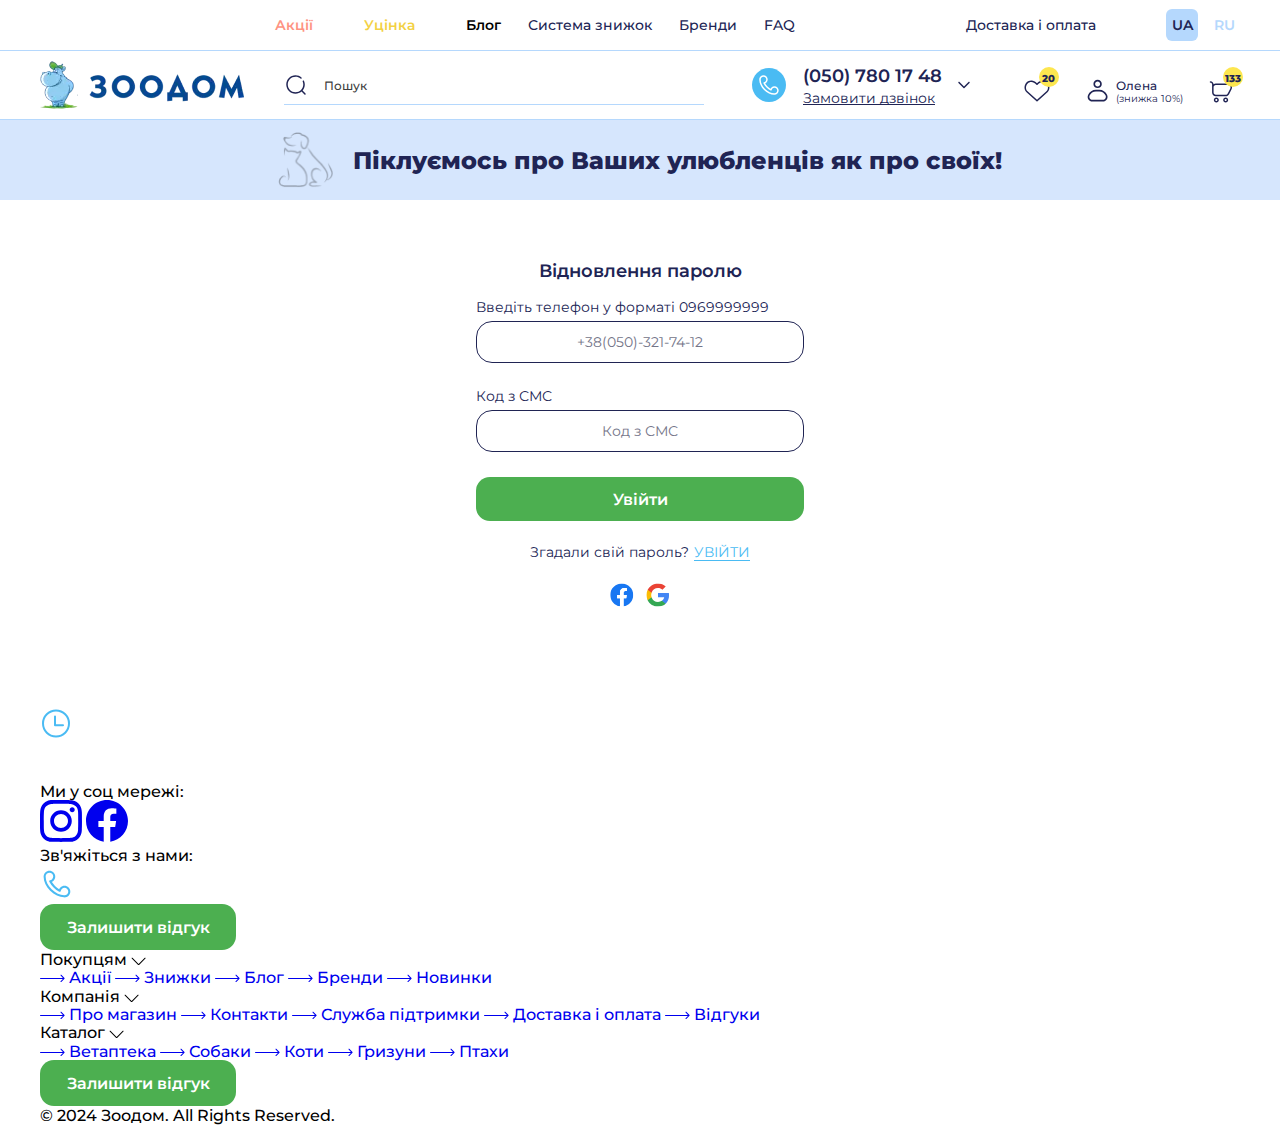
<file: update-pass.html>
<!doctype html>
<html lang="uk">
<head>
    <meta charset="utf-8">
    <title>Zoodom</title>
    <meta name="description" content="">
    <meta name="viewport" content="width=device-width, initial-scale=1.0, maximum-scale=1.0, user-scalable=no">
    <!--swiper-->
    <link rel="stylesheet" href="js/modules/swiper.min.css">
    <!-- fonts -->
    <link rel="stylesheet" href="css/fonts.css">
    <!-- global-->
    <link rel="stylesheet" href="css/global.css">
    <!-- main -->
    <link rel="stylesheet" href="css/main.css">
    <!-- header -->
    <link rel="stylesheet" href="css/header.css">
    <!-- footer -->
    <link rel="stylesheet" href="css/footer.css">
    <!-- footer -->
    <link rel="stylesheet" href="css/modal.css">
</head>
<body>
    <!-- Header Start-->
<header class="header js-header">
    <div class="container">
        <!-- Header top Start-->
        <div class="header__top">
            <div class="header__links">
                <a href="#!" class="link-icon link-icon--red">
                    <span class="link-icon__icon">
                        <img src="/images/empty.gif" data-src="images/icons/percentage.svg" alt="percentage" width="28" height="28" class="lazy">
                    </span>
                    <span class="link-icon__text">Акції</span>
                </a>
                <a href="#!" class="link-icon link-icon--yellow">
                    <span class="link-icon__icon">
                        <img src="/images/empty.gif" data-src="images/icons/free-icon.svg" alt="free-icon" width="28" height="28" class="lazy">
                    </span>
                    <span class="link-icon__text">Уцінка</span>
                </a>
                <a href="#!" class="link-icon link-icon--black">
                    <span class="link-icon__icon">
                        <img src="/images/empty.gif" data-src="images/icons/edit.svg" alt="edit" width="28" height="28" class="lazy">
                    </span>
                    <span class="link-icon__text">Блог</span>
                </a>
                <a href="#!" class="simple-link simple-link--dark-def">
                    <span class="simple-link__text">Система знижок</span>
                </a>
                <a href="#!" class="simple-link simple-link--dark-def">
                    <span class="simple-link__text">Бренди</span>
                </a>
                <a href="#!" class="simple-link simple-link--dark-def">
                    <span class="simple-link__text">FAQ</span>
                </a>
            </div>
            <div class="header__top-right">
                <a href="#!" class="simple-link simple-link--dark-def">
                    <span class="simple-link__text">Доставка і оплата</span>
                </a>
                <div class="lang-block">
                    <a class="lang-block__link is-current">UA</a>
                    <a href="#!" class="lang-block__link">RU</a>
                </div>
            </div>
        </div>
        <!-- Header body start-->
        <div class="header__body">
            <a class="logo logo--header">
                <img src="images/icons/logo.webp" alt="logo" width="204" height="50">
            </a>
            <div class="search-block js-search-block">
                <div class="search-block__body">
                    <label class="search-block__icon" for="search">
                        <img src="images/icons/search.svg" alt="search" width="24" height="24">
                    </label>
                    <input type="search" name="search" id="search" placeholder="Пошук" class="search-block__input js-search-input" autocomplete="off">
                    <div class="search-block__line"></div>
                    <button class="search-block__close js-search-clear">
                        <svg width="25" height="24" viewBox="0 0 25 24"  xmlns="http://www.w3.org/2000/svg">
                            <path fill-rule="evenodd" clip-rule="evenodd" d="M7.41996 17.1836C7.2247 16.9884 7.2247 16.6718 7.41996 16.4765L17.3195 6.57703C17.5147 6.38177 17.8313 6.38177 18.0266 6.57703C18.2218 6.77229 18.2218 7.08887 18.0266 7.28414L8.12707 17.1836C7.9318 17.3789 7.61522 17.3789 7.41996 17.1836Z" />
                            <path fill-rule="evenodd" clip-rule="evenodd" d="M7.41988 6.4766C7.61515 6.28134 7.93173 6.28134 8.12699 6.4766L18.0265 16.3761C18.2217 16.5714 18.2217 16.8879 18.0265 17.0832C17.8312 17.2785 17.5146 17.2785 17.3194 17.0832L7.41988 7.18371C7.22462 6.98844 7.22462 6.67186 7.41988 6.4766Z" />
                        </svg>
                    </button>
                </div>
                <div class="search-dropdown js-hover-dropdown" data-id="drop-search">
                    <div class="search-dropdown__body">
                        <button class="search-dropdown__close js-drop-close">
                            <svg width="25" height="24" viewBox="0 0 25 24"  xmlns="http://www.w3.org/2000/svg">
                                <path fill-rule="evenodd" clip-rule="evenodd" d="M7.41996 17.1836C7.2247 16.9884 7.2247 16.6718 7.41996 16.4765L17.3195 6.57703C17.5147 6.38177 17.8313 6.38177 18.0266 6.57703C18.2218 6.77229 18.2218 7.08887 18.0266 7.28414L8.12707 17.1836C7.9318 17.3789 7.61522 17.3789 7.41996 17.1836Z" />
                                <path fill-rule="evenodd" clip-rule="evenodd" d="M7.41988 6.4766C7.61515 6.28134 7.93173 6.28134 8.12699 6.4766L18.0265 16.3761C18.2217 16.5714 18.2217 16.8879 18.0265 17.0832C17.8312 17.2785 17.5146 17.2785 17.3194 17.0832L7.41988 7.18371C7.22462 6.98844 7.22462 6.67186 7.41988 6.4766Z" />
                            </svg>
                        </button>
                        <div class="search-dropdown__top">
                            Пошук
                        </div>
                        <div class="search-block__body">
                            <label class="search-block__icon" for="search">
                                <img src="images/icons/search.svg" alt="search" width="24" height="24">
                            </label>
                            <input type="search" name="search" id="search2" placeholder="Пошук" class="search-block__input js-search-input" autocomplete="off">
                            <div class="search-block__line"></div>
                            <button class="search-block__close js-search-clear">
                                <svg width="25" height="24" viewBox="0 0 25 24"  xmlns="http://www.w3.org/2000/svg">
                                    <path fill-rule="evenodd" clip-rule="evenodd" d="M7.41996 17.1836C7.2247 16.9884 7.2247 16.6718 7.41996 16.4765L17.3195 6.57703C17.5147 6.38177 17.8313 6.38177 18.0266 6.57703C18.2218 6.77229 18.2218 7.08887 18.0266 7.28414L8.12707 17.1836C7.9318 17.3789 7.61522 17.3789 7.41996 17.1836Z" />
                                    <path fill-rule="evenodd" clip-rule="evenodd" d="M7.41988 6.4766C7.61515 6.28134 7.93173 6.28134 8.12699 6.4766L18.0265 16.3761C18.2217 16.5714 18.2217 16.8879 18.0265 17.0832C17.8312 17.2785 17.5146 17.2785 17.3194 17.0832L7.41988 7.18371C7.22462 6.98844 7.22462 6.67186 7.41988 6.4766Z" />
                                </svg>
                            </button>
                        </div>
                        <div class="search-dropdown__result js-search-result">

                        </div>
                        <div class="empty-search js-search-empty">
                            <div class="empty-search__error">
                                За Вашим запитом нічого не знайдено! Перевірте правильність написання і спробуйте ще раз
                            </div>
                            <div class="empty-search__title">
                                Більш ніж 180 000 товарів
                            </div>
                            <div class="empty-search__bottom">
                                <div class="empty-search__sub-title">Популярні категорії</div>
                                <div class="empty-search__list">
                                    <a href="#!" class="srch-link">
                                        <span class="srch-link__icon">
                                            <svg width="34" height="8" viewBox="0 0 34 8"  xmlns="http://www.w3.org/2000/svg">
                                                <path fill-rule="evenodd" clip-rule="evenodd" d="M29.945 0.464806L33.127 3.64679C33.3223 3.84205 33.3223 4.15863 33.127 4.35389L29.945 7.53587C29.7497 7.73114 29.4332 7.73114 29.2379 7.53587C29.0426 7.34061 29.0426 7.02403 29.2379 6.82877L31.5663 4.50034H0.773438V3.50034H31.5663L29.2379 1.17191C29.0426 0.976651 29.0426 0.660068 29.2379 0.464806C29.4332 0.269544 29.7497 0.269544 29.945 0.464806Z" />
                                            </svg>
                                        </span>
                                        <span class="srch-link__text">Лежаки</span>
                                    </a>
                                    <a href="#!" class="srch-link">
                                        <span class="srch-link__icon">
                                            <svg width="34" height="8" viewBox="0 0 34 8"  xmlns="http://www.w3.org/2000/svg">
                                                <path fill-rule="evenodd" clip-rule="evenodd" d="M29.945 0.464806L33.127 3.64679C33.3223 3.84205 33.3223 4.15863 33.127 4.35389L29.945 7.53587C29.7497 7.73114 29.4332 7.73114 29.2379 7.53587C29.0426 7.34061 29.0426 7.02403 29.2379 6.82877L31.5663 4.50034H0.773438V3.50034H31.5663L29.2379 1.17191C29.0426 0.976651 29.0426 0.660068 29.2379 0.464806C29.4332 0.269544 29.7497 0.269544 29.945 0.464806Z" />
                                            </svg>
                                        </span>
                                        <span class="srch-link__text">Лежаки, матрасы, коврики и домики для собак</span>
                                    </a>
                                    <a href="#!" class="srch-link">
                                        <span class="srch-link__icon">
                                            <svg width="34" height="8" viewBox="0 0 34 8"  xmlns="http://www.w3.org/2000/svg">
                                                <path fill-rule="evenodd" clip-rule="evenodd" d="M29.945 0.464806L33.127 3.64679C33.3223 3.84205 33.3223 4.15863 33.127 4.35389L29.945 7.53587C29.7497 7.73114 29.4332 7.73114 29.2379 7.53587C29.0426 7.34061 29.0426 7.02403 29.2379 6.82877L31.5663 4.50034H0.773438V3.50034H31.5663L29.2379 1.17191C29.0426 0.976651 29.0426 0.660068 29.2379 0.464806C29.4332 0.269544 29.7497 0.269544 29.945 0.464806Z" />
                                            </svg>
                                        </span>
                                        <span class="srch-link__text">Килимки</span>
                                    </a>
                                    <a href="#!" class="srch-link">
                                        <span class="srch-link__icon">
                                            <svg width="34" height="8" viewBox="0 0 34 8"  xmlns="http://www.w3.org/2000/svg">
                                                <path fill-rule="evenodd" clip-rule="evenodd" d="M29.945 0.464806L33.127 3.64679C33.3223 3.84205 33.3223 4.15863 33.127 4.35389L29.945 7.53587C29.7497 7.73114 29.4332 7.73114 29.2379 7.53587C29.0426 7.34061 29.0426 7.02403 29.2379 6.82877L31.5663 4.50034H0.773438V3.50034H31.5663L29.2379 1.17191C29.0426 0.976651 29.0426 0.660068 29.2379 0.464806C29.4332 0.269544 29.7497 0.269544 29.945 0.464806Z" />
                                            </svg>
                                        </span>
                                        <span class="srch-link__text">Будиночки для собак</span>
                                    </a>
                                </div>
                            </div>
                        </div>
                    </div>
                </div>
            </div>
            <button class="count-link count-link--mob js-trigger-drop" data-id="drop-search">
                <span class="count-link__icon">
                    <svg width="24" height="24" viewBox="0 0 24 24" xmlns="http://www.w3.org/2000/svg">
                        <path fill-rule="evenodd" clip-rule="evenodd" d="M11.5195 3.75C7.22874 3.75 3.75024 7.22877 3.75024 11.5202C3.75024 15.8117 7.22874 19.2905 11.5195 19.2905C15.8103 19.2905 19.2887 15.8117 19.2887 11.5202C19.2887 10.4406 19.069 9.41429 18.6726 8.482C18.5105 8.10082 18.6881 7.66041 19.0693 7.49832C19.4505 7.33623 19.8909 7.51384 20.053 7.89503C20.5269 9.00957 20.7887 10.2353 20.7887 11.5202C20.7887 13.8096 19.9589 15.9052 18.5837 17.5225L21.5306 20.4697C21.8235 20.7626 21.8235 21.2375 21.5305 21.5304C21.2376 21.8232 20.7628 21.8232 20.4699 21.5303L17.5233 18.5834C15.9059 19.9598 13.8097 20.7905 11.5195 20.7905C6.40015 20.7905 2.25024 16.64 2.25024 11.5202C2.25024 6.40051 6.40015 2.25 11.5195 2.25C13.7918 2.25 15.8748 3.06868 17.4869 4.42634C17.8037 4.69316 17.8443 5.1663 17.5774 5.48313C17.3106 5.79995 16.8375 5.84049 16.5206 5.57366C15.1689 4.43524 13.4252 3.75 11.5195 3.75Z"/>
                    </svg>
                </span>
            </button>
            <div class="phone-block">
                <div class="phone-block__body js-trigger-drop" data-id="call">
                    <div class="phone-block__icon">
                        <img src="images/icons/phone-icon.svg" alt="phone" width="34" height="34">
                    </div>
                    <div class="phone-block__right">
                        <a href="tel:0507801748" class="phone-block__numb">(050) 780 17 48</a>
                        <button class="simple-link simple-link--dark-sec">
                            <span class="simple-link__text">Замовити  дзвінок</span>
                        </button>
                    </div>
                    <div class="phone-block__arrow">
                        <img src="images/icons/chevron.svg" alt="phone" width="24" height="24">
                    </div>
                </div>
                <button class="count-link count-link--mob js-trigger-drop" data-id="call">
                    <span class="count-link__icon">
                         <svg width="25" height="25" viewBox="0 0 25 25" xmlns="http://www.w3.org/2000/svg">
                        <path fill-rule="evenodd" clip-rule="evenodd" d="M8.55009 4.92235C7.47612 3.8488 5.73476 3.8488 4.6608 4.92235C4.05189 5.53102 3.78794 6.35317 3.87002 7.14958C3.87251 7.17371 3.87383 7.19795 3.87396 7.22221C3.8898 10.0118 5.37049 13.4063 8.19633 16.231C11.0222 19.0557 14.4181 20.536 17.2091 20.5518C17.2333 20.552 17.2575 20.5533 17.2816 20.5558C18.0787 20.6378 18.9013 20.3739 19.5102 19.7652C20.584 18.6918 20.584 16.9516 19.5102 15.8782C18.4363 14.8047 16.6949 14.8047 15.621 15.8782C15.1947 16.3043 14.9385 16.8333 14.8503 17.3848C14.8119 17.6247 14.6598 17.8311 14.442 17.9387C14.2242 18.0463 13.9678 18.0418 13.754 17.9266C12.3098 17.1485 10.8986 16.1054 9.61075 14.818C8.32286 13.5306 7.27928 12.12 6.50088 10.6763C6.38557 10.4624 6.38101 10.206 6.48863 9.98813C6.59625 9.7703 6.80273 9.61811 7.04265 9.57975C7.59457 9.49152 8.12388 9.23534 8.55009 8.80929C9.62389 7.73591 9.62389 5.99573 8.55009 4.92235ZM3.60034 3.86148C5.26005 2.20242 7.95084 2.20242 9.61054 3.86148C11.2704 5.5207 11.2704 8.21094 9.61054 9.87016C9.21852 10.262 8.76825 10.5616 8.28754 10.7685C8.92991 11.8022 9.72696 12.8132 10.6712 13.7571C11.6156 14.7012 12.6273 15.498 13.6616 16.1403C13.8686 15.6596 14.1684 15.2093 14.5605 14.8174C16.2202 13.1583 18.911 13.1583 20.5707 14.8174C22.2306 16.4766 22.2306 19.1668 20.5707 20.826C19.6385 21.7578 18.3803 22.1659 17.1652 22.0515C13.9017 22.0209 10.1625 20.3173 7.13588 17.2919C4.10931 14.2665 2.40487 10.5287 2.37425 7.26611C2.25982 6.05118 2.66817 4.79329 3.60034 3.86148Z"/>
                    </svg>
                    </span>
                </button>
                <div class="call-dropdown js-hover-dropdown" data-id="call">
                    <div class="call-dropdown__body">
                        <button class="call-dropdown__close js-drop-close">
                            <svg width="25" height="24" viewBox="0 0 25 24"  xmlns="http://www.w3.org/2000/svg">
                                <path fill-rule="evenodd" clip-rule="evenodd" d="M7.41996 17.1836C7.2247 16.9884 7.2247 16.6718 7.41996 16.4765L17.3195 6.57703C17.5147 6.38177 17.8313 6.38177 18.0266 6.57703C18.2218 6.77229 18.2218 7.08887 18.0266 7.28414L8.12707 17.1836C7.9318 17.3789 7.61522 17.3789 7.41996 17.1836Z" />
                                <path fill-rule="evenodd" clip-rule="evenodd" d="M7.41988 6.4766C7.61515 6.28134 7.93173 6.28134 8.12699 6.4766L18.0265 16.3761C18.2217 16.5714 18.2217 16.8879 18.0265 17.0832C17.8312 17.2785 17.5146 17.2785 17.3194 17.0832L7.41988 7.18371C7.22462 6.98844 7.22462 6.67186 7.41988 6.4766Z" />
                            </svg>
                        </button>
                        <div class="call-dropdown__phones-title">Консультація менеджерів</div>
                        <div class="call-dropdown__phones">
                            <a href="tel:0638649920">(050) 780 17 48</a>
                            <a href="tel:0638649920">(063) 864 99 20</a>
                            <a href="tel:0974348810">(097) 434 88 10</a>
                            <a href="tel:0953429962">(095) 342 99 62</a>
                        </div>
                        <button class="phone-link">
                            <span class="phone-link__icon">
                                <img src="images/empty.gif" data-src="images/icons/call.svg" alt="phone" width="24" height="24" class="lazy">
                            </span>
                            <span class="phone-link__text">Замовити  дзвінок</span>
                        </button>
                        <div class="chat-block">
                            <div class="chat-block__title">Он-лайн чат</div>
                            <div class="chat-block__list">
                                <a href="#!" class="chat-link" target="_blank">
                                    <img src="images/icons/viber.svg" alt="logo" width="40" height="40">
                                </a>
                                <a href="#!" class="chat-link" target="_blank">
                                    <img src="images/icons/telega.svg" alt="logo" width="40" height="40">
                                </a>
                                <a href="#!" class="chat-link" target="_blank">
                                    <img src="images/icons/message.svg" alt="logo" width="40" height="40">
                                </a>
                                <a href="#!" class="chat-link" target="_blank">
                                    <img src="images/icons/insta2.svg" alt="logo" width="40" height="40">
                                </a>
                                <a href="#!" class="chat-link" target="_blank">
                                    <img src="images/icons/chat.svg" alt="logo" width="40" height="40">
                                </a>
                            </div>
                        </div>
                        <div class="map-way">
                            <div class="map-way__left">
                                <img src="images/icons/point.svg" alt="logo" width="26" height="26">
                                <div class="map-way__text">Карта проїзду:</div>
                            </div>
                            <div class="map-way__links">
                                <a href="#!" target="_blank">
                                    <svg width="37" height="36" viewBox="0 0 37 36"  xmlns="http://www.w3.org/2000/svg">
                                        <path fill-rule="evenodd" clip-rule="evenodd" d="M17.6069 8.16634C17.6069 6.87768 18.6516 5.83301 19.9403 5.83301C21.2289 5.83301 22.2736 6.87768 22.2736 8.16634C22.2736 9.45501 21.2289 10.4997 19.9403 10.4997C18.6516 10.4997 17.6069 9.45501 17.6069 8.16634Z" />
                                        <path fill-rule="evenodd" clip-rule="evenodd" d="M17.1402 22.4004C17.6556 22.787 17.7601 23.5183 17.3735 24.0337L13.8735 28.7004C13.4869 29.2159 12.7556 29.3203 12.2402 28.9337C11.7247 28.5471 11.6202 27.8159 12.0068 27.3004L15.5068 22.6337C15.8934 22.1183 16.6247 22.0138 17.1402 22.4004Z" />
                                        <path fill-rule="evenodd" clip-rule="evenodd" d="M18.9651 11.6821C19.6007 11.788 20.03 12.3891 19.9241 13.0247L18.8561 19.4324L21.9316 22.5079C22.0202 22.5966 22.094 22.699 22.1501 22.8111L24.4835 27.4778C24.7716 28.0541 24.538 28.7549 23.9617 29.043C23.3854 29.3312 22.6846 29.0976 22.3965 28.5213L20.1478 24.024L16.7817 20.6578C16.5152 20.3914 16.3939 20.0127 16.4558 19.6411L17.6225 12.6411C17.7284 12.0055 18.3295 11.5761 18.9651 11.6821Z" />
                                        <path fill-rule="evenodd" clip-rule="evenodd" d="M18.4903 11.7019C18.8878 11.6025 19.3084 11.7189 19.5982 12.0087L22.9034 15.314L26.1422 16.3936C26.7534 16.5973 27.0838 17.258 26.88 17.8693C26.6763 18.4806 26.0156 18.8109 25.4043 18.6071L21.9043 17.4405C21.7325 17.3832 21.5763 17.2867 21.4483 17.1586L18.4154 14.1257L14.8271 15.0228L12.744 18.1475C12.3866 18.6836 11.6622 18.8285 11.1261 18.4711C10.59 18.1137 10.4451 17.3893 10.8025 16.8532L13.1358 13.3532C13.2968 13.1117 13.542 12.9389 13.8236 12.8685L18.4903 11.7019Z" />
                                    </svg>
                                </a>
                                <a href="#!" target="_blank">
                                    <svg width="37" height="36" viewBox="0 0 37 36"  xmlns="http://www.w3.org/2000/svg">
                                        <path d="M34.5234 15.75H30.4889L24.3984 9.65954C24.1903 9.4497 23.9425 9.28333 23.6694 9.17011C23.3964 9.05689 23.1036 8.99907 22.808 9.00001H7.00031C6.63074 9.0007 6.26703 9.0924 5.94132 9.26703C5.61561 9.44166 5.33792 9.69383 5.13281 10.0013L0.961875 16.2506C0.839323 16.4358 0.773804 16.6529 0.773438 16.875L0.773438 23.625C0.773438 24.2217 1.01049 24.794 1.43245 25.216C1.8544 25.638 2.4267 25.875 3.02344 25.875H5.41406C5.6619 26.843 6.22485 27.7009 7.01416 28.3136C7.80347 28.9263 8.77425 29.2588 9.77344 29.2588C10.7726 29.2588 11.7434 28.9263 12.5327 28.3136C13.322 27.7009 13.885 26.843 14.1328 25.875H23.4141C23.6619 26.843 24.2248 27.7009 25.0142 28.3136C25.8035 28.9263 26.7742 29.2588 27.7734 29.2588C28.7726 29.2588 29.7434 28.9263 30.5327 28.3136C31.322 27.7009 31.885 26.843 32.1328 25.875H34.5234C35.1202 25.875 35.6925 25.638 36.1144 25.216C36.5364 24.794 36.7734 24.2217 36.7734 23.625V18C36.7734 17.4033 36.5364 16.831 36.1144 16.409C35.6925 15.9871 35.1202 15.75 34.5234 15.75ZM7.00031 11.25H22.808L27.308 15.75H4.00781L7.00031 11.25ZM9.77344 27C9.32843 27 8.89342 26.8681 8.5234 26.6208C8.15339 26.3736 7.86501 26.0222 7.69471 25.611C7.52441 25.1999 7.47985 24.7475 7.56667 24.3111C7.65349 23.8746 7.86778 23.4737 8.18245 23.159C8.49712 22.8444 8.89803 22.6301 9.33448 22.5432C9.77094 22.4564 10.2233 22.501 10.6345 22.6713C11.0456 22.8416 11.397 23.13 11.6442 23.5C11.8915 23.87 12.0234 24.305 12.0234 24.75C12.0234 25.3467 11.7864 25.919 11.3644 26.341C10.9425 26.763 10.3702 27 9.77344 27ZM27.7734 27C27.3284 27 26.8934 26.8681 26.5234 26.6208C26.1534 26.3736 25.865 26.0222 25.6947 25.611C25.5244 25.1999 25.4799 24.7475 25.5667 24.3111C25.6535 23.8746 25.8678 23.4737 26.1824 23.159C26.4971 22.8444 26.898 22.6301 27.3345 22.5432C27.7709 22.4564 28.2233 22.501 28.6345 22.6713C29.0456 22.8416 29.397 23.13 29.6442 23.5C29.8915 23.87 30.0234 24.305 30.0234 24.75C30.0234 25.3467 29.7864 25.919 29.3644 26.341C28.9425 26.763 28.3702 27 27.7734 27ZM34.5234 23.625H32.1328C31.885 22.657 31.322 21.7991 30.5327 21.1864C29.7434 20.5737 28.7726 20.2412 27.7734 20.2412C26.7742 20.2412 25.8035 20.5737 25.0142 21.1864C24.2248 21.7991 23.6619 22.657 23.4141 23.625H14.1328C13.885 22.657 13.322 21.7991 12.5327 21.1864C11.7434 20.5737 10.7726 20.2412 9.77344 20.2412C8.77425 20.2412 7.80347 20.5737 7.01416 21.1864C6.22485 21.7991 5.6619 22.657 5.41406 23.625H3.02344V18H34.5234V23.625Z" />
                                    </svg>

                                </a>
                            </div>
                        </div>
                        <div class="schedule schedule--sec">
                            <div class="schedule__title">Ми працюємо:</div>
                            <div class="schedule__body-wrap">
                                <div class="schedule__icon">
                                    <img src="images/icons/clock.svg" alt="logo" width="24" height="24">
                                </div>
                                <div class="schedule__body">
                                    <div class="schedule__item">
                                        <span>Пн-Пт</span>
                                        <span>9:00 - 18:00</span>
                                    </div>
                                    <div class="schedule__item">
                                        <span>Сб</span>
                                        <span>10:00 -  17:00</span>
                                    </div>
                                    <div class="schedule__bottom">(тільки колл-центр)</div>
                                </div>
                            </div>
                        </div>
                        <a href="mailto:z_dom@gmail.com" class="mail-link">
                            <span class="mail-link__icon">
                                <svg width="33" height="32" viewBox="0 0 33 32"  xmlns="http://www.w3.org/2000/svg">
                                    <path fill-rule="evenodd" clip-rule="evenodd" d="M2.34961 23.7786V8.83327C2.34961 6.97833 3.85333 5.47461 5.70827 5.47461H27.4469C29.3018 5.47461 30.8055 6.97834 30.8055 8.83327V23.7786C30.8055 25.6335 29.3018 27.1372 27.4469 27.1372H5.70827C3.85333 27.1372 2.34961 25.6335 2.34961 23.7786ZM4.34961 8.83327V23.7786C4.34961 24.5289 4.9579 25.1372 5.70827 25.1372H27.4469C28.1972 25.1372 28.8055 24.5289 28.8055 23.7786V8.83327C28.8055 8.08291 28.1972 7.47461 27.4469 7.47461H5.70827C4.9579 7.47461 4.34961 8.0829 4.34961 8.83327Z" />
                                    <path fill-rule="evenodd" clip-rule="evenodd" d="M16.0229 17.1383L3.79492 8.98637L4.90432 7.32227L16.5776 15.1044L28.2509 7.32227L29.3603 8.98637L17.1323 17.1383C16.7964 17.3623 16.3588 17.3623 16.0229 17.1383Z" />
                                </svg>
                            </span>
                            <span class="mail-link__text">z_dom@gmail.com</span>
                        </a>
                    </div>
                </div>
            </div>
            <div class="header__log">
                <a href="#!" class="count-link count-link--desk" data-id-modal="basket-popup">
                    <span class="count-link__numb">20</span>
                    <span class="count-link__icon">
                        <svg width="29" height="28" viewBox="0 0 29 28" xmlns="http://www.w3.org/2000/svg">
                            <path fill-rule="evenodd" clip-rule="evenodd" d="M4.55638 14.2293L14.0075 22.79L23.4586 14.2293C25.7806 11.8928 25.2687 8.42614 23.2638 6.4273C22.2775 5.44399 20.9643 4.8625 19.5063 4.96591C18.0482 5.06931 16.3316 5.86672 14.57 7.8641C14.4276 8.02553 14.2227 8.118 14.0075 8.118C13.7922 8.118 13.5874 8.02553 13.445 7.8641C11.6834 5.86682 9.9642 5.06666 8.50247 4.96074C7.04075 4.85483 5.72433 5.43396 4.7365 6.41483C2.73013 8.40705 2.21477 11.8733 4.55638 14.2293ZM14.0075 6.26887C12.2272 4.46776 10.3741 3.59242 8.61087 3.46467C6.66108 3.32339 4.93337 4.10548 3.6796 5.35042C1.20636 7.80623 0.44678 12.241 3.50841 15.3026C3.51714 15.3114 3.52609 15.3199 3.53524 15.3282L13.504 24.3578C13.7897 24.6167 14.2252 24.6167 14.511 24.3578L24.4797 15.3282C24.4889 15.3199 24.4978 15.3114 24.5065 15.3026C27.5516 12.2576 26.7885 7.82321 24.3229 5.36504C23.0721 4.11803 21.348 3.33152 19.4001 3.46966C17.6387 3.59458 15.7874 4.46819 14.0075 6.26887Z" />
                        </svg>
                    </span>
                </a>
                <div class="log-item">
                    <div class="log-item__body-wrap" >
                        <span class="log-item__icon js-trigger-drop" data-id="acc-menu">
                            <svg width="25" height="25" viewBox="0 0 25 25"  xmlns="http://www.w3.org/2000/svg">
                                <path fill-rule="evenodd" clip-rule="evenodd" d="M8.40297 6.16016C8.40297 4.08909 10.0819 2.41016 12.153 2.41016C14.224 2.41016 15.903 4.08909 15.903 6.16016C15.903 8.23122 14.224 9.91016 12.153 9.91016C10.0819 9.91016 8.40297 8.23122 8.40297 6.16016ZM12.153 3.91016C10.9103 3.91016 9.90297 4.91752 9.90297 6.16016C9.90297 7.4028 10.9103 8.41016 12.153 8.41016C13.3956 8.41016 14.403 7.4028 14.403 6.16016C14.403 4.91752 13.3956 3.91016 12.153 3.91016ZM3.63602 15.9766C4.87019 13.1998 7.62395 11.4102 10.6627 11.4102H13.6432C16.682 11.4102 19.4358 13.1998 20.6699 15.9766C21.9101 18.7671 19.8675 21.9102 16.8139 21.9102H7.49206C4.43842 21.9102 2.39582 18.7671 3.63602 15.9766ZM10.6627 12.9102C8.21674 12.9102 6.00016 14.3507 5.00674 16.5858C4.2074 18.3844 5.52391 20.4102 7.49206 20.4102H16.8139C18.782 20.4102 20.0985 18.3844 19.2992 16.5858C18.3058 14.3507 16.0892 12.9102 13.6432 12.9102H10.6627Z" />
                            </svg>
                        </span>
                        <span class="log-item__body">
                            <span class="log-item__name">Олена</span>
                             <span class="log-item__sub">(знижка 10%)</span>
                        </span>
                    </div>
                    <div class="acc-menu js-hover-dropdown" data-id="acc-menu">
                        <div class="acc-menu__body">
                            <button class="acc-menu__close js-drop-close">
                                <svg width="25" height="24" viewBox="0 0 25 24"  xmlns="http://www.w3.org/2000/svg">
                                    <path fill-rule="evenodd" clip-rule="evenodd" d="M7.41996 17.1836C7.2247 16.9884 7.2247 16.6718 7.41996 16.4765L17.3195 6.57703C17.5147 6.38177 17.8313 6.38177 18.0266 6.57703C18.2218 6.77229 18.2218 7.08887 18.0266 7.28414L8.12707 17.1836C7.9318 17.3789 7.61522 17.3789 7.41996 17.1836Z" />
                                    <path fill-rule="evenodd" clip-rule="evenodd" d="M7.41988 6.4766C7.61515 6.28134 7.93173 6.28134 8.12699 6.4766L18.0265 16.3761C18.2217 16.5714 18.2217 16.8879 18.0265 17.0832C17.8312 17.2785 17.5146 17.2785 17.3194 17.0832L7.41988 7.18371C7.22462 6.98844 7.22462 6.67186 7.41988 6.4766Z" />
                                </svg>
                            </button>
                            <button class="acc-link" data-id-modal="modal-1">
                                <span class="acc-link__icon">
                                    <img src="images/icons/user2.svg" alt="logo" width="20" height="20">
                                </span>
                                <span class="acc-link__text">Особисті данні</span>
                            </button>
                            <button class="acc-link" data-id-modal="empty-popup">
                                <span class="acc-link__icon">
                                    <img src="images/icons/orders.svg" alt="logo" width="20" height="20">
                                </span>
                                <span class="acc-link__text">Мої замовлення</span>
                            </button>
                            <a href="#!" class="acc-link">
                                <span class="acc-link__icon">
                                    <img src="images/icons/cart3.svg" alt="logo" width="20" height="20">
                                </span>
                                <span class="acc-link__text">Купували раніше</span>
                            </a>
                            <a href="#!" class="acc-link">
                                <span class="acc-link__icon">
                                    <img src="images/icons/like3.svg" alt="logo" width="20" height="20">
                                </span>
                                <span class="acc-link__text">Вибране</span>
                            </a>
                            <a href="#!" class="acc-link">
                                <span class="acc-link__icon">
                                    <img src="images/icons/percentage2.svg" alt="logo" width="20" height="20">
                                </span>
                                <span class="acc-link__text">Мої знижки</span>
                            </a>
                            <a href="#!" class="acc-link">
                                <span class="acc-link__icon">
                                    <img src="images/icons/pets.svg" alt="logo" width="20" height="20">
                                </span>
                                <span class="acc-link__text">Мої улюбленці</span>
                            </a>
                            <a href="#!" class="acc-link">
                                <span class="acc-link__icon">
                                    <img src="images/icons/home.svg" alt="logo" width="20" height="20">
                                </span>
                                <span class="acc-link__text">Моя адреса</span>
                            </a>
                            <a href="#!" class="acc-link">
                                <span class="acc-link__icon">
                                    <img src="images/icons/revs.svg" alt="logo" width="20" height="20">
                                </span>
                                <span class="acc-link__text">Мої відгуки</span>
                            </a>
                            <a href="#!" class="acc-link">
                                <span class="acc-link__icon">
                                    <img src="images/icons/quit.svg" alt="logo" width="20" height="20">
                                </span>
                                <span class="acc-link__text">Вихід</span>
                            </a>

                        </div>
                    </div>
                </div>
                <button class="count-link" data-id-modal="basket-popup">
                    <span class="count-link__numb">133</span>
                    <span class="count-link__icon">
                       <svg width="28" height="29" viewBox="0 0 28 29" xmlns="http://www.w3.org/2000/svg">
                            <path fill-rule="evenodd" clip-rule="evenodd" d="M9.3335 22.1143C8.78121 22.1143 8.3335 22.562 8.3335 23.1143C8.3335 23.6665 8.78121 24.1143 9.3335 24.1143C9.88578 24.1143 10.3335 23.6665 10.3335 23.1143C10.3335 22.562 9.88578 22.1143 9.3335 22.1143ZM6.8335 23.1143C6.8335 21.7335 7.95278 20.6143 9.3335 20.6143C10.7142 20.6143 11.8335 21.7335 11.8335 23.1143C11.8335 24.495 10.7142 25.6143 9.3335 25.6143C7.95278 25.6143 6.8335 24.495 6.8335 23.1143ZM18.6668 22.1143C18.1145 22.1143 17.6668 22.562 17.6668 23.1143C17.6668 23.6665 18.1145 24.1143 18.6668 24.1143C19.2191 24.1143 19.6668 23.6665 19.6668 23.1143C19.6668 22.562 19.2191 22.1143 18.6668 22.1143ZM16.1668 23.1143C16.1668 21.7335 17.2861 20.6143 18.6668 20.6143C20.0475 20.6143 21.1668 21.7335 21.1668 23.1143C21.1668 24.495 20.0475 25.6143 18.6668 25.6143C17.2861 25.6143 16.1668 24.495 16.1668 23.1143Z"/>
                            <path fill-rule="evenodd" clip-rule="evenodd" d="M2.75 5.03027C2.75 4.61606 3.08579 4.28027 3.5 4.28027C5.20279 4.28027 6.58319 5.66058 6.58333 7.36333C7.21008 6.89257 7.98913 6.61361 8.83333 6.61361H21.3373C24.1426 6.61361 25.9546 9.58093 24.6733 12.0764L22.0633 17.1598C21.4211 18.4105 20.1333 19.1969 18.7273 19.1969H8.83334C6.76227 19.1969 5.08333 17.518 5.08333 15.4469V7.36361C5.08333 6.48915 4.37445 5.78027 3.5 5.78027C3.08579 5.78027 2.75 5.44449 2.75 5.03027ZM6.58333 10.3636V15.4469C6.58333 16.6896 7.59069 17.6969 8.83334 17.6969H18.7273C19.5709 17.6969 20.3436 17.2251 20.7289 16.4746L23.3389 11.3913C24.1077 9.894 23.0205 8.11361 21.3373 8.11361H8.83333C7.59069 8.11361 6.58333 9.12097 6.58333 10.3636Z" />
                        </svg>
                    </span>
                </button>
                <button class="burger js-trigger-drop" data-id="mmenu">
                    <svg width="23" height="15" viewBox="0 0 23 15" fill="none" xmlns="http://www.w3.org/2000/svg">
                        <rect x="0.105469" y="0.320312" width="22" height="2" rx="1" fill="#404040"/>
                        <rect x="0.105469" y="6.32031" width="22" height="2" rx="1" fill="#404040"/>
                        <rect x="0.105469" y="12.3203" width="22" height="2" rx="1" fill="#404040"/>
                    </svg>
                    <img src="images/icons/closem.svg" alt="logo" width="32" height="32">
                </button>
            </div>
        </div>
    </div>
</header>
<div class="mobile-menu js-hover-dropdown" data-id="mmenu">
    <div class="mobile-menu__body">
        <div class="mobile-menu__top js-append-after">
            <div class="lang-block">
                <a class="lang-block__link is-current">UA</a>
                <a href="#!" class="lang-block__link">RU</a>
            </div>
        </div>

        <div class="mobile-menu__links">
            <a href="#!" class="footer-link footer-link--mm">
                <span class="footer-link__icon">
                    <svg width="25" height="9" viewBox="0 0 25 9" xmlns="http://www.w3.org/2000/svg">
                        <path fill-rule="evenodd" clip-rule="evenodd" d="M21.3083 0.845665L24.4903 4.02765C24.6855 4.22291 24.6855 4.53949 24.4903 4.73475L21.3083 7.91673C21.113 8.112 20.7964 8.112 20.6012 7.91673C20.4059 7.72147 20.4059 7.40489 20.6012 7.20963L22.9296 4.8812H0.136719V3.8812H22.9296L20.6012 1.55277C20.4059 1.35751 20.4059 1.04093 20.6012 0.845665C20.7964 0.650403 21.113 0.650403 21.3083 0.845665Z"/>
                    </svg>
                </span>
                <span class="footer-link__text">Акції</span>
            </a>
            <a href="#!" class="footer-link footer-link--mm">
                <span class="footer-link__icon">
                    <svg width="25" height="9" viewBox="0 0 25 9" xmlns="http://www.w3.org/2000/svg">
                        <path fill-rule="evenodd" clip-rule="evenodd" d="M21.3083 0.845665L24.4903 4.02765C24.6855 4.22291 24.6855 4.53949 24.4903 4.73475L21.3083 7.91673C21.113 8.112 20.7964 8.112 20.6012 7.91673C20.4059 7.72147 20.4059 7.40489 20.6012 7.20963L22.9296 4.8812H0.136719V3.8812H22.9296L20.6012 1.55277C20.4059 1.35751 20.4059 1.04093 20.6012 0.845665C20.7964 0.650403 21.113 0.650403 21.3083 0.845665Z"/>
                    </svg>
                </span>
                <span class="footer-link__text">Знижки</span>
            </a>
            <a href="#!" class="footer-link footer-link--mm">
                <span class="footer-link__icon">
                    <svg width="25" height="9" viewBox="0 0 25 9" xmlns="http://www.w3.org/2000/svg">
                        <path fill-rule="evenodd" clip-rule="evenodd" d="M21.3083 0.845665L24.4903 4.02765C24.6855 4.22291 24.6855 4.53949 24.4903 4.73475L21.3083 7.91673C21.113 8.112 20.7964 8.112 20.6012 7.91673C20.4059 7.72147 20.4059 7.40489 20.6012 7.20963L22.9296 4.8812H0.136719V3.8812H22.9296L20.6012 1.55277C20.4059 1.35751 20.4059 1.04093 20.6012 0.845665C20.7964 0.650403 21.113 0.650403 21.3083 0.845665Z"/>
                    </svg>
                </span>
                <span class="footer-link__text">Блог</span>
            </a>
            <a href="#!" class="footer-link footer-link--mm">
                <span class="footer-link__icon">
                    <svg width="25" height="9" viewBox="0 0 25 9" xmlns="http://www.w3.org/2000/svg">
                        <path fill-rule="evenodd" clip-rule="evenodd" d="M21.3083 0.845665L24.4903 4.02765C24.6855 4.22291 24.6855 4.53949 24.4903 4.73475L21.3083 7.91673C21.113 8.112 20.7964 8.112 20.6012 7.91673C20.4059 7.72147 20.4059 7.40489 20.6012 7.20963L22.9296 4.8812H0.136719V3.8812H22.9296L20.6012 1.55277C20.4059 1.35751 20.4059 1.04093 20.6012 0.845665C20.7964 0.650403 21.113 0.650403 21.3083 0.845665Z"/>
                    </svg>
                </span>
                <span class="footer-link__text">Бренди</span>
            </a>
            <a href="#!" class="footer-link footer-link--mm">
                <span class="footer-link__icon">
                    <svg width="25" height="9" viewBox="0 0 25 9" xmlns="http://www.w3.org/2000/svg">
                        <path fill-rule="evenodd" clip-rule="evenodd" d="M21.3083 0.845665L24.4903 4.02765C24.6855 4.22291 24.6855 4.53949 24.4903 4.73475L21.3083 7.91673C21.113 8.112 20.7964 8.112 20.6012 7.91673C20.4059 7.72147 20.4059 7.40489 20.6012 7.20963L22.9296 4.8812H0.136719V3.8812H22.9296L20.6012 1.55277C20.4059 1.35751 20.4059 1.04093 20.6012 0.845665C20.7964 0.650403 21.113 0.650403 21.3083 0.845665Z"/>
                    </svg>
                </span>
                <span class="footer-link__text">Новинки</span>
            </a>
        </div>
        <div class="reg-mob">
            <div class="reg-board">
                <div class="reg-board__title">Зареєструйтеся зараз </div>
                <div class="reg-board__sub"> та гарантовано отримайте знижку</div>
                <div class="reg-board__sale">
                    <img src='images/icons/firesec.svg' class="lazy" width="28" height="28" alt="">
                    <span>-5%</span>
                </div>
            </div>
            <div class="reg-mob__btns">
                <button class="mid-btn mid-btn--border" data-id-modal="modal-1">
                    <span class="mid-btn__text">Авторизуйтесь</span>
                </button>
                <a href="#!" class="mid-btn mid-btn--green">
                    <span class="mid-btn__text">Зарееструватись</span>
                </a>
            </div>
        </div>
        <div class="mobile-menu__pc">
                <div class="mobile-menu__pc-title">Вітаемо, Наталя!</div>
                <a href="#!" class="mpc-link">
                    <span class="mpc-link__icon">
                        <img src="images/icons/pc1.svg" alt="logo" width="20" height="20">
                    </span>
                    <span class="mpc-link__text">Мої замовлення</span>
                </a>
                <a href="#!" class="mpc-link">
                        <span class="mpc-link__icon">
                            <img src="images/icons/pc2.svg" alt="logo" width="20" height="20">
                        </span>
                    <span class="mpc-link__text">Купували раніше</span>
                </a>
                <a href="#!" class="mpc-link">
                        <span class="mpc-link__icon">
                            <img src="images/icons/pc3.svg" alt="logo" width="20" height="20">
                        </span>
                    <span class="mpc-link__text">Вибране</span>
                </a>
        </div>
        <div class="mobile-menu__dop-links">
            <a href="#!">Система знижок</a>
            <a href="#!">Оплата і доставка</a>
            <a href="#!">Обмін та повернення</a>
        </div>
        <div class="schedule schedule--sec">
            <div class="schedule__title">Ми працюємо:</div>
            <div class="schedule__body-wrap">
                <div class="schedule__icon">
                    <img src="images/icons/clock.svg" alt="logo" width="24" height="24">
                </div>
                <div class="schedule__body">
                    <div class="schedule__item">
                        <span>Пн-Пт</span>
                        <span>9:00 - 18:00</span>
                    </div>
                    <div class="schedule__item">
                        <span>Сб</span>
                        <span>10:00 -  17:00</span>
                    </div>
                    <div class="schedule__bottom">(тільки колл-центр)</div>
                </div>
            </div>
        </div>
        <div class="phone-block phone-block--mm">
            <div class="phone-block__body">
                <div class="phone-block__icon">
                    <img src="images/icons/phone-sec.svg" alt="phone" width="34" height="34">
                </div>
                <div class="phone-block__right">
                    <a href="tel:0507801748" class="phone-block__numb">(050) 780 17 48</a>
                </div>
            </div>
        </div>
        <div class="mobile-menu__soc">
            <div class="mobile-menu__soc-title">Ми у соц мережі:</div>
            <div class="mobile-menu__soc-list">
                <a href="#!" class="soc-link soc-link--mid" target="_blank">
                    <svg width="42" height="42" viewBox="0 0 42 42"  xmlns="http://www.w3.org/2000/svg">
                        <g clip-path="url(#clip0_2103_76781)">
                            <path d="M21 3.78164C26.6109 3.78164 27.2754 3.80625 29.482 3.90469C31.5328 3.99492 32.6402 4.33945 33.3785 4.62656C34.3547 5.00391 35.0602 5.46328 35.7902 6.19336C36.5285 6.93164 36.9797 7.62891 37.357 8.60508C37.6441 9.34336 37.9887 10.459 38.0789 12.5016C38.1773 14.7164 38.202 15.3809 38.202 20.9836C38.202 26.5945 38.1773 27.259 38.0789 29.4656C37.9887 31.5164 37.6441 32.6238 37.357 33.3621C36.9797 34.3383 36.5203 35.0438 35.7902 35.7738C35.052 36.5121 34.3547 36.9633 33.3785 37.3406C32.6402 37.6277 31.5246 37.9723 29.482 38.0625C27.2672 38.1609 26.6027 38.1855 21 38.1855C15.3891 38.1855 14.7246 38.1609 12.518 38.0625C10.4672 37.9723 9.35977 37.6277 8.62149 37.3406C7.64531 36.9633 6.93984 36.5039 6.20977 35.7738C5.47149 35.0355 5.02031 34.3383 4.64297 33.3621C4.35586 32.6238 4.01133 31.5082 3.92109 29.4656C3.82266 27.2508 3.79805 26.5863 3.79805 20.9836C3.79805 15.3727 3.82266 14.7082 3.92109 12.5016C4.01133 10.4508 4.35586 9.34336 4.64297 8.60508C5.02031 7.62891 5.47969 6.92344 6.20977 6.19336C6.94805 5.45508 7.64531 5.00391 8.62149 4.62656C9.35977 4.33945 10.4754 3.99492 12.518 3.90469C14.7246 3.80625 15.3891 3.78164 21 3.78164ZM21 0C15.2988 0 14.5852 0.0246094 12.3457 0.123047C10.1145 0.221484 8.58047 0.582422 7.25156 1.09922C5.86524 1.64062 4.69219 2.3543 3.52734 3.52734C2.3543 4.69219 1.64063 5.86524 1.09922 7.24336C0.582422 8.58047 0.221484 10.1062 0.123047 12.3375C0.0246094 14.5852 0 15.2988 0 21C0 26.7012 0.0246094 27.4148 0.123047 29.6543C0.221484 31.8855 0.582422 33.4195 1.09922 34.7484C1.64063 36.1348 2.3543 37.3078 3.52734 38.4727C4.69219 39.6375 5.86524 40.3594 7.24336 40.8926C8.58047 41.4094 10.1063 41.7703 12.3375 41.8687C14.577 41.9672 15.2906 41.9918 20.9918 41.9918C26.693 41.9918 27.4066 41.9672 29.6461 41.8687C31.8773 41.7703 33.4113 41.4094 34.7402 40.8926C36.1184 40.3594 37.2914 39.6375 38.4563 38.4727C39.6211 37.3078 40.343 36.1348 40.8762 34.7566C41.393 33.4195 41.7539 31.8938 41.8523 29.6625C41.9508 27.423 41.9754 26.7094 41.9754 21.0082C41.9754 15.307 41.9508 14.5934 41.8523 12.3539C41.7539 10.1227 41.393 8.58867 40.8762 7.25977C40.3594 5.86523 39.6457 4.69219 38.4727 3.52734C37.3078 2.3625 36.1348 1.64062 34.7566 1.10742C33.4195 0.590625 31.8938 0.229688 29.6625 0.13125C27.4148 0.0246094 26.7012 0 21 0Z" />
                            <path d="M21 10.2129C15.0445 10.2129 10.2129 15.0445 10.2129 21C10.2129 26.9555 15.0445 31.7871 21 31.7871C26.9555 31.7871 31.7871 26.9555 31.7871 21C31.7871 15.0445 26.9555 10.2129 21 10.2129ZM21 27.9973C17.1363 27.9973 14.0027 24.8637 14.0027 21C14.0027 17.1363 17.1363 14.0027 21 14.0027C24.8637 14.0027 27.9973 17.1363 27.9973 21C27.9973 24.8637 24.8637 27.9973 21 27.9973Z" />
                            <path d="M34.732 9.78594C34.732 11.1805 33.6 12.3043 32.2137 12.3043C30.8191 12.3043 29.6953 11.1723 29.6953 9.78594C29.6953 8.39141 30.8273 7.26758 32.2137 7.26758C33.6 7.26758 34.732 8.39961 34.732 9.78594Z" />
                        </g>
                        <defs>
                            <clipPath id="clip0_2103_76781">
                                <rect width="42" height="42" fill="white"/>
                            </clipPath>
                        </defs>
                    </svg>
                </a>
                <a href="#!" class="soc-link soc-link--mid" target="_blank">
                    <svg width="42" height="42" viewBox="0 0 42 42" xmlns="http://www.w3.org/2000/svg">
                        <g clip-path="url(#clip0_2103_76789)">
                            <path d="M42 21C42 9.40201 32.598 0 21 0C9.40201 0 0 9.40201 0 21C0 31.4815 7.67936 40.1695 17.7188 41.7449V27.0703H12.3867V21H17.7188V16.3734C17.7188 11.1103 20.854 8.20312 25.6508 8.20312C27.9476 8.20312 30.3516 8.61328 30.3516 8.61328V13.7812H27.7036C25.095 13.7812 24.2812 15.4001 24.2812 17.0625V21H30.1055L29.1744 27.0703H24.2812V41.7449C34.3206 40.1695 42 31.4815 42 21Z" />
                        </g>
                        <defs>
                            <clipPath id="clip0_2103_76789">
                                <rect width="42" height="42" fill="white"/>
                            </clipPath>
                        </defs>
                    </svg>
                </a>
            </div>
        </div>
    </div>
</div>
<!-- Header End-->

    <main>
        <!--section--care-->
        <section class="section section--care">
            <div class="container">
                <div class="care-block">
                    <div class="care-block__icon">
                        <img src="images/pics/catdog.webp" alt="search" width="58" height="65">
                    </div>
                    <div class="care-block__text">Піклуємось про Ваших улюбленців як про своїх!</div>
                </div>
            </div>
        </section>
        <!--section--register-->
        <section class="section section--reg">
            <div class="container">
                <div class="reg-form">
                    <h3 class="reg-form__title">Відновлення паролю</h3>
                    <form class="reg-form__form js-form" data-url="your_php_script.php">

                        <div class="input-block">
                            <label class="input-block__title" for="phone">Введіть телефон у форматі 0969999999</label>
                            <div class="input-block__inp">
                                <input type="email" id="phone" name="email-inp" class="js-number-inp" placeholder="+38(050)-321-74-12" data-required>
                            </div>
                        </div>
                        <div class="input-block">
                            <label class="input-block__title" for="code">Код з СМС</label>
                            <div class="input-block__inp">
                                <input type="email" id="code" name="email-inp" class="js-number-inp" placeholder="Код з СМС" data-required>
                            </div>
                        </div>
                        <div class="error-form">Заповніть всі поля для входу в кабінет</div>
                        <button class="mid-btn mid-btn--green">
                            <span class="mid-btn__text">Увійти</span>
                        </button>
                    </form>
                    <div class="reg-form__links reg-form__links--sec">
                        <a href="update-pass.html" class="simple-link simple-link--dark-def">
                            <span class="simple-link__text">Згадали свій пароль?</span>
                        </a>
                        <button data-id-modal="modal-1" class="simple-link simple-link--light-sec">
                            <span class="simple-link__text">Увійти</span>
                        </button>
                    </div>
                    <div class="reg-form__bottom">
                        <div class="reg-form__log">
                            <a href="#!" class="log-link">
                                <img src="images/icons/face2.svg" alt="search" width="24" height="24">
                            </a>
                            <a href="#!" class="log-link">
                                <img src="images/icons/google.svg" alt="search" width="24" height="24">
                            </a>
                        </div>
                    </div>
                </div>
            </div>
        </section>
    </main>
    <!-- Вход -->
    <div class="modal micromodal-slide" id="modal-1" aria-hidden="true">
        <div class="modal__overlay modal__overlay--sec" tabindex="-1" data-micromodal-close>
            <div class="login-popup modal__container" role="dialog" aria-modal="true" aria-labelledby="modal-1-title">
                <button class="close-popup js-close-modal">
                    <svg width="10" height="10" viewBox="0 0 10 10" xmlns="http://www.w3.org/2000/svg">
                        <path fill-rule="evenodd" clip-rule="evenodd" d="M1.14464 8.85176C0.948395 8.65749 0.948395 8.34251 1.14464 8.14824L8.14464 1.21859C8.34089 1.02431 8.65906 1.02431 8.85531 1.21859C9.05156 1.41286 9.05156 1.72784 8.85531 1.92211L1.85531 8.85176C1.65906 9.04604 1.34089 9.04604 1.14464 8.85176Z"/>
                        <path fill-rule="evenodd" clip-rule="evenodd" d="M1.14467 1.14864C1.34091 0.954365 1.65909 0.954365 1.85533 1.14864L8.85533 8.07829C9.05158 8.27256 9.05158 8.58754 8.85533 8.78182C8.65909 8.97609 8.34091 8.97609 8.14467 8.78182L1.14467 1.85217C0.94842 1.65789 0.94842 1.34291 1.14467 1.14864Z"/>
                    </svg>
                </button>
                <div class="login-popup__body reg-form">
                    <h3 class="reg-form__title">Вхід</h3>
                    <form class="reg-form__form js-form" data-url="your_php_script.php">
                        <div class="input-block">
                            <label class="input-block__title" for="email-inp">E-mail або телефон</label>
                            <div class="input-block__inp">
                                <input type="email" id="email-inp" name="email-inp" placeholder="Введіть e-mail" data-required>
                            </div>
                        </div>
                        <div class="input-block">
                            <label class="input-block__title" for="password">Пароль</label>
                            <div class="input-block__inp">
                                <button class="input-block__ps js-show-password" type="button">
                                    <svg width="16" height="16" viewBox="0 0 16 16"  xmlns="http://www.w3.org/2000/svg">
                                        <path fill-rule="evenodd" clip-rule="evenodd" d="M8.36264 4.58411C6.55448 4.58411 4.90134 5.90949 3.77751 7.12983C3.26127 7.6904 3.11225 7.86761 3.05068 8.27819C3.03666 8.3717 3.03666 8.604 3.05068 8.69752C3.11225 9.1081 3.26127 9.28531 3.77751 9.84588C4.90134 11.0662 6.55448 12.3916 8.36264 12.3916C10.1708 12.3916 11.8239 11.0662 12.9478 9.84588C13.464 9.28531 13.613 9.1081 13.6746 8.69752C13.6886 8.604 13.6886 8.3717 13.6746 8.27819C13.613 7.86761 13.464 7.6904 12.9478 7.12983C11.8239 5.90949 10.1708 4.58411 8.36264 4.58411ZM3.0842 6.49136C4.23344 5.24343 6.12822 3.6416 8.36264 3.6416C10.5971 3.6416 12.4918 5.24343 13.6411 6.49136C13.653 6.50435 13.6649 6.51724 13.6767 6.53005C14.1558 7.04994 14.4993 7.42271 14.6067 8.13842C14.6346 8.32459 14.6346 8.65111 14.6067 8.83729C14.4993 9.553 14.1558 9.92577 13.6767 10.4457C13.6649 10.4585 13.653 10.4714 13.6411 10.4844C12.4918 11.7323 10.5971 13.3341 8.36264 13.3341C6.12822 13.3341 4.23344 11.7323 3.0842 10.4844C3.07224 10.4714 3.06036 10.4585 3.04855 10.4457C2.56945 9.92577 2.22592 9.553 2.1186 8.83729C2.09068 8.65111 2.09068 8.32459 2.1186 8.13842C2.22592 7.42271 2.56945 7.04994 3.04856 6.53005C3.06036 6.51724 3.07224 6.50435 3.0842 6.49136Z" />
                                        <path fill-rule="evenodd" clip-rule="evenodd" d="M8.36578 7.08313C7.59052 7.08313 6.96204 7.71161 6.96204 8.48688C6.96204 9.26215 7.59052 9.89063 8.36578 9.89063C9.14105 9.89063 9.76953 9.26215 9.76953 8.48688C9.76953 7.71161 9.14105 7.08313 8.36578 7.08313ZM6.01953 8.48688C6.01953 7.19108 7.06998 6.14062 8.36578 6.14062C9.66158 6.14062 10.712 7.19108 10.712 8.48688C10.712 9.78268 9.66158 10.8331 8.36578 10.8331C7.06998 10.8331 6.01953 9.78268 6.01953 8.48688Z" />
                                    </svg>
                                </button>
                                <input type="password" id="password" name="email-inp" placeholder="Введіть пароль" data-required>
                            </div>
                        </div>
                        <div class="error-form">Заповніть всі поля для входу в кабінет</div>
                        <button class="mid-btn mid-btn--green">
                            <span class="mid-btn__text">Увійти</span>
                        </button>
                    </form>
                    <div class="reg-form__links">
                        <a href="#!" class="simple-link simple-link--dark-def">
                            <span class="simple-link__text">Забули пароль?</span>
                        </a>
                        <a href="#!" class="simple-link simple-link--light-sec">
                            <span class="simple-link__text">Створити аккаунт</span>
                        </a>
                    </div>
                    <div class="reg-form__bottom">
                        <div class="reg-form__title">Увійти з допомогою:</div>
                        <div class="reg-form__log">
                            <a href="#!" class="log-link">
                                <img src="images/icons/face2.svg" alt="search" width="24" height="24">
                            </a>
                            <a href="#!" class="log-link">
                                <img src="images/icons/google.svg" alt="search" width="24" height="24">
                            </a>
                        </div>
                    </div>
                </div>
            </div>
        </div>
    </div>
    <!-- корзина -->
<div class="modal micromodal-slide" id="basket-popup" aria-hidden="true">
    <div class="modal__overlay" tabindex="-1" data-micromodal-close>
        <div class="basket-popup  modal__container" role="dialog" aria-modal="true" >
            <div class="basket-popup__body">
                <button class="close-popup js-close-modal">
                    <svg width="10" height="10" viewBox="0 0 10 10" xmlns="http://www.w3.org/2000/svg">
                        <path fill-rule="evenodd" clip-rule="evenodd" d="M1.14464 8.85176C0.948395 8.65749 0.948395 8.34251 1.14464 8.14824L8.14464 1.21859C8.34089 1.02431 8.65906 1.02431 8.85531 1.21859C9.05156 1.41286 9.05156 1.72784 8.85531 1.92211L1.85531 8.85176C1.65906 9.04604 1.34089 9.04604 1.14464 8.85176Z"/>
                        <path fill-rule="evenodd" clip-rule="evenodd" d="M1.14467 1.14864C1.34091 0.954365 1.65909 0.954365 1.85533 1.14864L8.85533 8.07829C9.05158 8.27256 9.05158 8.58754 8.85533 8.78182C8.65909 8.97609 8.34091 8.97609 8.14467 8.78182L1.14467 1.85217C0.94842 1.65789 0.94842 1.34291 1.14467 1.14864Z"/>
                    </svg>
                </button>
                <div class="basket-title">
                    <span class="basket-title__text">Корзина</span>
                    <div class="basket-title__count">133</div>
                </div>
                <div class="add-success" style="display:none;">
                    <div class="add-success__icon">
                        <img src="images/icons/check-sec.svg" alt="logo" width="36" height="36">
                    </div>
                    <div class="add-success__text">Товар успішно додано до кошика!</div>
                </div>
                <div class="basket-list">
                    <div class="basket-cart js-basket-cart" data-id="11" data-url="url-for-del">
                        <div class="del-cart">
                            <div class="del-cart__title">Ви дійсно хочете видалити?</div>
                            <div class="del-cart__btns">
                                <button class="del-cart__yes js-del-yes">
                                    так
                                </button>
                                <button class="del-cart__no js-del-no">
                                    Ні
                                </button>
                            </div>
                        </div>
                        <a href="#!" class="basket-cart__img">
                            <div class="fire-board fire-board--mini fire-board--red">
                                <div class="fire-board__icon">
                                    <img src='images/icons/fire.webp' class="lazy" width="16" height="18" alt="">
                                </div>
                                <div class="fire-board__text">Акція</div>
                            </div>
                            <img src="/images/empty.gif" alt="" data-src='images/pics/news.webp' class="lazy" width="300" height="230">
                        </a>
                        <div class="basket-cart__left">
                            <a href="#!" class="basket-cart__title">Purina Pro Plan Small&Mini Adult Sensitive Digestion Lamb - сухий корм із ягням для дорослих собак малих порід із чутливим травленням</a>
                            <div class="basket-cart__left-bottom">
                                <div class="basket-cart__art">
                                    <span>Артикул: 313567</span>
                                    <span>700 г</span>
                                </div>
                                <div class="basket-cart__btns">
                                    <button class="like-add like-add--blue js-like-add" data-id="">
                                        <svg width="19" height="16" viewBox="0 0 19 16" xmlns="http://www.w3.org/2000/svg">
                                            <path d="M9.63676 15.234L2.53961 8.80542C-1.31753 4.94828 4.35247 -2.45744 9.63676 3.53399C14.921 -2.45744 20.5653 4.97399 16.7339 8.80542L9.63676 15.234Z" stroke="#4ABBF3" stroke-linecap="round" stroke-linejoin="round"></path>
                                        </svg>
                                    </button>
                                    <button class="del-btn js-basket-del">
                                        <img src='images/icons/del.svg' class="lazy" width="12" height="13" alt="">
                                    </button>
                                </div>
                            </div>

                        </div>
                        <div class="price-cart js-price-cart">
                            <div class="price-cart__left">
                                <span class="price-cart__old">12 000 грн</span>
                                <span class="price-cart__current price-cart__current--brown js-price-cart-cur">12 000 грн</span>
                            </div>
                            <div class="product-count js-count-prod">
                                <button type="button" class="product-count__button js-count-minus">
                                    <svg width="13" height="13" viewBox="0 0 13 13"  xmlns="http://www.w3.org/2000/svg">
                                        <path fill-rule="evenodd" clip-rule="evenodd" d="M0.261719 6.48424C0.261719 6.24754 0.453597 6.05566 0.69029 6.05566H11.8331C12.0698 6.05566 12.2617 6.24754 12.2617 6.48424C12.2617 6.72093 12.0698 6.91281 11.8331 6.91281H0.69029C0.453597 6.91281 0.261719 6.72093 0.261719 6.48424Z" />
                                    </svg>
                                </button>
                                <input type="text" class="product-count__input js-adult-input" name="count-adult" readonly value="1">
                                <button type="button" class="product-count__button js-count-plus">
                                    <svg width="13" height="13" viewBox="0 0 13 13"  xmlns="http://www.w3.org/2000/svg">
                                        <path fill-rule="evenodd" clip-rule="evenodd" d="M6.26256 0.518555C6.49925 0.518555 6.69113 0.710433 6.69113 0.947126V12.09C6.69113 12.3267 6.49925 12.5186 6.26256 12.5186C6.02586 12.5186 5.83398 12.3267 5.83398 12.09V0.947126C5.83398 0.710433 6.02586 0.518555 6.26256 0.518555Z" />
                                        <path fill-rule="evenodd" clip-rule="evenodd" d="M0.261719 6.48424C0.261719 6.24754 0.453597 6.05566 0.69029 6.05566H11.8331C12.0698 6.05566 12.2617 6.24754 12.2617 6.48424C12.2617 6.72093 12.0698 6.91281 11.8331 6.91281H0.69029C0.453597 6.91281 0.261719 6.72093 0.261719 6.48424Z" />
                                    </svg>

                                </button>
                            </div>
                            <span class="price-cart__current price-cart__current--blue js-price-cart-total">12 000 грн</span>
                        </div>
                    </div>
                    <div class="basket-cart js-basket-cart" data-id="12" data-url="url-for-del">
                        <div class="del-cart">
                            <div class="del-cart__title">Ви дійсно хочете видалити?</div>
                            <div class="del-cart__btns">
                                <button class="del-cart__yes js-del-yes">
                                    так
                                </button>
                                <button class="del-cart__no js-del-no">
                                    Ні
                                </button>
                            </div>
                        </div>
                        <a href="#!" class="basket-cart__img">
                            <div class="fire-board fire-board--mini">
                                <div class="fire-board__icon">
                                    <img src='images/icons/percentage3.svg' class="lazy" width="16" height="18" alt="">
                                </div>
                                <div class="fire-board__text">Знижка</div>
                            </div>
                            <img src="/images/empty.gif" alt="" data-src='images/pics/news.webp' class="lazy" width="300" height="230">
                        </a>
                        <div class="basket-cart__left">
                            <a href="#!" class="basket-cart__title">Purina Pro Plan Small&Mini Adult Sensitive Digestion Lamb - сухий корм із ягням для дорослих собак малих порід із чутливим травленням</a>
                            <div class="basket-cart__left-bottom">
                                <div class="basket-cart__art">
                                    <span>Артикул: 313567</span>
                                    <span>700 г</span>
                                </div>
                                <div class="basket-cart__btns">
                                    <button class="like-add like-add--blue js-like-add" data-id="">
                                        <svg width="19" height="16" viewBox="0 0 19 16" xmlns="http://www.w3.org/2000/svg">
                                            <path d="M9.63676 15.234L2.53961 8.80542C-1.31753 4.94828 4.35247 -2.45744 9.63676 3.53399C14.921 -2.45744 20.5653 4.97399 16.7339 8.80542L9.63676 15.234Z" stroke="#4ABBF3" stroke-linecap="round" stroke-linejoin="round"></path>
                                        </svg>
                                    </button>
                                    <button class="del-btn js-basket-del">
                                        <img src='images/icons/del.svg' class="lazy" width="12" height="13" alt="">
                                    </button>
                                </div>
                            </div>

                        </div>
                        <div class="price-cart js-price-cart">
                            <div class="price-cart__left">
                                <span class="price-cart__old">12 000 грн</span>
                                <span class="price-cart__current price-cart__current--brown js-price-cart-cur">12 000 грн</span>
                            </div>
                            <div class="product-count js-count-prod">
                                <button type="button" class="product-count__button js-count-minus">
                                    <svg width="13" height="13" viewBox="0 0 13 13"  xmlns="http://www.w3.org/2000/svg">
                                        <path fill-rule="evenodd" clip-rule="evenodd" d="M0.261719 6.48424C0.261719 6.24754 0.453597 6.05566 0.69029 6.05566H11.8331C12.0698 6.05566 12.2617 6.24754 12.2617 6.48424C12.2617 6.72093 12.0698 6.91281 11.8331 6.91281H0.69029C0.453597 6.91281 0.261719 6.72093 0.261719 6.48424Z" />
                                    </svg>
                                </button>
                                <input type="text" class="product-count__input js-adult-input" name="count-adult" readonly value="1">
                                <button type="button" class="product-count__button js-count-plus">
                                    <svg width="13" height="13" viewBox="0 0 13 13"  xmlns="http://www.w3.org/2000/svg">
                                        <path fill-rule="evenodd" clip-rule="evenodd" d="M6.26256 0.518555C6.49925 0.518555 6.69113 0.710433 6.69113 0.947126V12.09C6.69113 12.3267 6.49925 12.5186 6.26256 12.5186C6.02586 12.5186 5.83398 12.3267 5.83398 12.09V0.947126C5.83398 0.710433 6.02586 0.518555 6.26256 0.518555Z" />
                                        <path fill-rule="evenodd" clip-rule="evenodd" d="M0.261719 6.48424C0.261719 6.24754 0.453597 6.05566 0.69029 6.05566H11.8331C12.0698 6.05566 12.2617 6.24754 12.2617 6.48424C12.2617 6.72093 12.0698 6.91281 11.8331 6.91281H0.69029C0.453597 6.91281 0.261719 6.72093 0.261719 6.48424Z" />
                                    </svg>

                                </button>
                            </div>
                            <span class="price-cart__current price-cart__current--blue js-price-cart-total">12 000 грн</span>
                        </div>
                    </div>
                    <div class="basket-cart js-basket-cart" data-id="11" data-url="url-for-del">
                        <div class="del-cart">
                            <div class="del-cart__title">Ви дійсно хочете видалити?</div>
                            <div class="del-cart__btns">
                                <button class="del-cart__yes js-del-yes">
                                    так
                                </button>
                                <button class="del-cart__no js-del-no">
                                    Ні
                                </button>
                            </div>
                        </div>
                        <a href="#!" class="basket-cart__img">
                            <div class="fire-board fire-board--mini fire-board--red">
                                <div class="fire-board__icon">
                                    <img src='images/icons/fire.webp' class="lazy" width="16" height="18" alt="">
                                </div>
                                <div class="fire-board__text">Акція</div>
                            </div>
                            <img src="/images/empty.gif" alt="" data-src='images/pics/news.webp' class="lazy" width="300" height="230">
                        </a>
                        <div class="basket-cart__left">
                            <a href="#!" class="basket-cart__title">Purina Pro Plan Small&Mini Adult Sensitive Digestion Lamb - сухий корм із ягням для дорослих собак малих порід із чутливим травленням</a>
                            <div class="basket-cart__left-bottom">
                                <div class="basket-cart__art">
                                    <span>Артикул: 313567</span>
                                    <span>700 г</span>
                                </div>
                                <div class="basket-cart__btns">
                                    <button class="like-add like-add--blue js-like-add" data-id="">
                                        <svg width="19" height="16" viewBox="0 0 19 16" xmlns="http://www.w3.org/2000/svg">
                                            <path d="M9.63676 15.234L2.53961 8.80542C-1.31753 4.94828 4.35247 -2.45744 9.63676 3.53399C14.921 -2.45744 20.5653 4.97399 16.7339 8.80542L9.63676 15.234Z" stroke="#4ABBF3" stroke-linecap="round" stroke-linejoin="round"></path>
                                        </svg>
                                    </button>
                                    <button class="del-btn js-basket-del">
                                        <img src='images/icons/del.svg' class="lazy" width="12" height="13" alt="">
                                    </button>
                                </div>
                            </div>

                        </div>
                        <div class="price-cart js-price-cart">
                            <div class="price-cart__left">
                                <span class="price-cart__old">12 000 грн</span>
                                <span class="price-cart__current price-cart__current--brown js-price-cart-cur">12 000 грн</span>
                            </div>
                            <div class="product-count js-count-prod">
                                <button type="button" class="product-count__button js-count-minus">
                                    <svg width="13" height="13" viewBox="0 0 13 13"  xmlns="http://www.w3.org/2000/svg">
                                        <path fill-rule="evenodd" clip-rule="evenodd" d="M0.261719 6.48424C0.261719 6.24754 0.453597 6.05566 0.69029 6.05566H11.8331C12.0698 6.05566 12.2617 6.24754 12.2617 6.48424C12.2617 6.72093 12.0698 6.91281 11.8331 6.91281H0.69029C0.453597 6.91281 0.261719 6.72093 0.261719 6.48424Z" />
                                    </svg>
                                </button>
                                <input type="text" class="product-count__input js-adult-input" name="count-adult" readonly value="1">
                                <button type="button" class="product-count__button js-count-plus">
                                    <svg width="13" height="13" viewBox="0 0 13 13"  xmlns="http://www.w3.org/2000/svg">
                                        <path fill-rule="evenodd" clip-rule="evenodd" d="M6.26256 0.518555C6.49925 0.518555 6.69113 0.710433 6.69113 0.947126V12.09C6.69113 12.3267 6.49925 12.5186 6.26256 12.5186C6.02586 12.5186 5.83398 12.3267 5.83398 12.09V0.947126C5.83398 0.710433 6.02586 0.518555 6.26256 0.518555Z" />
                                        <path fill-rule="evenodd" clip-rule="evenodd" d="M0.261719 6.48424C0.261719 6.24754 0.453597 6.05566 0.69029 6.05566H11.8331C12.0698 6.05566 12.2617 6.24754 12.2617 6.48424C12.2617 6.72093 12.0698 6.91281 11.8331 6.91281H0.69029C0.453597 6.91281 0.261719 6.72093 0.261719 6.48424Z" />
                                    </svg>

                                </button>
                            </div>
                            <span class="price-cart__current price-cart__current--blue js-price-cart-total">12 000 грн</span>
                        </div>
                    </div>
                    <div class="basket-cart js-basket-cart" data-id="12" data-url="url-for-del">
                        <div class="del-cart">
                            <div class="del-cart__title">Ви дійсно хочете видалити?</div>
                            <div class="del-cart__btns">
                                <button class="del-cart__yes js-del-yes">
                                    так
                                </button>
                                <button class="del-cart__no js-del-no">
                                    Ні
                                </button>
                            </div>
                        </div>
                        <a href="#!" class="basket-cart__img">
                            <div class="fire-board fire-board--mini">
                                <div class="fire-board__icon">
                                    <img src='images/icons/percentage3.svg' class="lazy" width="16" height="18" alt="">
                                </div>
                                <div class="fire-board__text">Знижка</div>
                            </div>
                            <img src="/images/empty.gif" alt="" data-src='images/pics/news.webp' class="lazy" width="300" height="230">
                        </a>
                        <div class="basket-cart__left">
                            <a href="#!" class="basket-cart__title">Purina Pro Plan Small&Mini Adult Sensitive Digestion Lamb - сухий корм із ягням для дорослих собак малих порід із чутливим травленням</a>
                            <div class="basket-cart__left-bottom">
                                <div class="basket-cart__art">
                                    <span>Артикул: 313567</span>
                                    <span>700 г</span>
                                </div>
                                <div class="basket-cart__btns">
                                    <button class="like-add like-add--blue js-like-add" data-id="">
                                        <svg width="19" height="16" viewBox="0 0 19 16" xmlns="http://www.w3.org/2000/svg">
                                            <path d="M9.63676 15.234L2.53961 8.80542C-1.31753 4.94828 4.35247 -2.45744 9.63676 3.53399C14.921 -2.45744 20.5653 4.97399 16.7339 8.80542L9.63676 15.234Z" stroke="#4ABBF3" stroke-linecap="round" stroke-linejoin="round"></path>
                                        </svg>
                                    </button>
                                    <button class="del-btn js-basket-del">
                                        <img src='images/icons/del.svg' class="lazy" width="12" height="13" alt="">
                                    </button>
                                </div>
                            </div>

                        </div>
                        <div class="price-cart js-price-cart">
                            <div class="price-cart__left">
                                <span class="price-cart__old">12 000 грн</span>
                                <span class="price-cart__current price-cart__current--brown js-price-cart-cur">12 000 грн</span>
                            </div>
                            <div class="product-count js-count-prod">
                                <button type="button" class="product-count__button js-count-minus">
                                    <svg width="13" height="13" viewBox="0 0 13 13"  xmlns="http://www.w3.org/2000/svg">
                                        <path fill-rule="evenodd" clip-rule="evenodd" d="M0.261719 6.48424C0.261719 6.24754 0.453597 6.05566 0.69029 6.05566H11.8331C12.0698 6.05566 12.2617 6.24754 12.2617 6.48424C12.2617 6.72093 12.0698 6.91281 11.8331 6.91281H0.69029C0.453597 6.91281 0.261719 6.72093 0.261719 6.48424Z" />
                                    </svg>
                                </button>
                                <input type="text" class="product-count__input js-adult-input" name="count-adult" readonly value="1">
                                <button type="button" class="product-count__button js-count-plus">
                                    <svg width="13" height="13" viewBox="0 0 13 13"  xmlns="http://www.w3.org/2000/svg">
                                        <path fill-rule="evenodd" clip-rule="evenodd" d="M6.26256 0.518555C6.49925 0.518555 6.69113 0.710433 6.69113 0.947126V12.09C6.69113 12.3267 6.49925 12.5186 6.26256 12.5186C6.02586 12.5186 5.83398 12.3267 5.83398 12.09V0.947126C5.83398 0.710433 6.02586 0.518555 6.26256 0.518555Z" />
                                        <path fill-rule="evenodd" clip-rule="evenodd" d="M0.261719 6.48424C0.261719 6.24754 0.453597 6.05566 0.69029 6.05566H11.8331C12.0698 6.05566 12.2617 6.24754 12.2617 6.48424C12.2617 6.72093 12.0698 6.91281 11.8331 6.91281H0.69029C0.453597 6.91281 0.261719 6.72093 0.261719 6.48424Z" />
                                    </svg>

                                </button>
                            </div>
                            <span class="price-cart__current price-cart__current--blue js-price-cart-total">12 000 грн</span>
                        </div>
                    </div>
                </div>
                <div class="error-basket" style="display:none;">
                    <div class="error-basket__icon">
                        <img src="images/empty.gif" data-src="images/icons/errorbask.svg" alt="logo" width="42" height="42" class="lazy">
                    </div>
                    <div class="error-basket__text">Доступно для замовлення тільки 6 шт.
                        Purina Pro Plan (Пуріна Про План) Adult Small & Mini Sensitive Digestion сухий корм для собак дрібних порід з чутливим травленням ЯГНЯ</div>
                </div>
                <div class="basket-popup__bottom js-acc-wrap">
                    <div class="basket-popup__bottom-left">
                        <div class="free-board">
                            <div class="free-board__text">Доставка безкоштовна!</div>
                            <div class="free-board__icon">
                                <img src="images/icons/deliv.webp" alt="logo" width="36" height="36">
                            </div>
                        </div>
                        <div class="free-deliv">
                            <div class="free-deliv__title">
                                <span>До безкоштовної доставки залишилось:</span>
                                <div class="free-deliv__icon">
                                    <img src="images/icons/deliv.webp" alt="logo" width="42" height="42">
                                </div>
                            </div>
                            <div class="free-item">
                                <div class="free-item__left">
                                    <div class="free-item__icon">
                                        <img src="images/icons/np.webp" alt="logo" width="32" height="32">
                                    </div>
                                    <div class="free-item__title">Україна</div>
                                </div>
                                <div class="free-item__board">
                                    <div class="free-item__total">5000 грн</div>
                                    <div class="free-item__text">У відділення / Поштомат</div>
                                    <div class="free-item__bar">
                                        <div class="free-item__progress" style="width: 70%;">
                                            <span>700 грн</span>
                                        </div>
                                    </div>
                                </div>
                            </div>
                            <div class="free-item">
                                <div class="free-item__left">
                                    <div class="free-item__icon">
                                        <img src="images/icons/lg.webp" alt="logo" width="26" height="32">
                                    </div>
                                    <div class="free-item__title">Київ</div>
                                </div>
                                <div class="free-item__board">
                                    <div class="free-item__total">4000 грн</div>
                                    <div class="free-item__text">У відділення / Поштомат</div>
                                    <div class="free-item__bar">
                                        <div class="free-item__progress" style="width: 50%;">
                                            <span>500 грн</span>
                                        </div>
                                    </div>
                                </div>
                            </div>
                        </div>
                    </div>

                    <div class="basket-popup__checkout">
                        <div class="promo-block js-acc">
                            <button class="simple-link simple-link--light-sec js-open-acc">
                                <span class="simple-link__text">Ввести промо-код</span>
                            </button>
                            <div class="promo-block__body js-acc-block">
                                <div class="input-block">
                                    <div class="input-block__inp">
                                        <input type="email" id="code-promo" name="code-promo" placeholder="Введіть промо-код" data-required>
                                    </div>
                                </div>
                                <button class="mid-btn mid-btn--green">
                                    <span class="mid-btn__text">Застосувати</span>
                                </button>
                                <button class="del-btn js-open-acc">
                                    <img src='images/icons/del.svg' class="lazy" width="12" height="13" alt="">
                                </button>
                            </div>
                        </div>
                        <div class="basket-popup__price">
                            <div class="basket-popup__price-item">
                                <span>Вього:</span>
                                <span>24 000 грн</span>
                            </div>
                            <div class="basket-popup__price-item">
                                <span>До сплати:</span>
                                <span>24 000 грн</span>
                            </div>
                        </div>
                        <div class="basket-popup__btns">
                            <button class="mid-btn mid-btn--green">
                                <span class="mid-btn__text">Оформити замовлення</span>
                            </button>
                            <button class="mid-btn mid-btn--border">
                                <span class="mid-btn__text">Продовжити покупки</span>
                            </button>
                        </div>
                    </div>
                </div>
                <div class="basket-popup__mob-btns">
                    <button class="mid-btn mid-btn--green">
                        <span class="mid-btn__text">Оформити замовлення</span>
                    </button>
                    <button class="mid-btn mid-btn--border">
                        <span class="mid-btn__text">Продовжити покупки</span>
                    </button>
                </div>
            </div>
            <div class="empty-basket">
                <button class="close-popup js-close-modal">
                    <svg width="10" height="10" viewBox="0 0 10 10" xmlns="http://www.w3.org/2000/svg">
                        <path fill-rule="evenodd" clip-rule="evenodd" d="M1.14464 8.85176C0.948395 8.65749 0.948395 8.34251 1.14464 8.14824L8.14464 1.21859C8.34089 1.02431 8.65906 1.02431 8.85531 1.21859C9.05156 1.41286 9.05156 1.72784 8.85531 1.92211L1.85531 8.85176C1.65906 9.04604 1.34089 9.04604 1.14464 8.85176Z" />
                        <path fill-rule="evenodd" clip-rule="evenodd" d="M1.14467 1.14864C1.34091 0.954365 1.65909 0.954365 1.85533 1.14864L8.85533 8.07829C9.05158 8.27256 9.05158 8.58754 8.85533 8.78182C8.65909 8.97609 8.34091 8.97609 8.14467 8.78182L1.14467 1.85217C0.94842 1.65789 0.94842 1.34291 1.14467 1.14864Z" />
                    </svg>
                </button>
                <div class="empty-basket__top">
                    <h3 class="empty-basket__title">
                        Корзина порожня!
                    </h3>
                    <div class="empty-basket__sub">У Вашій корзині поки що нічого немає</div>
                </div>
                <div class="empty-basket__body">
                    <div class="empty-basket__img">
                        <img src="images/empty.gif" data-src="images/pics/emptybask.webp" alt="logo" width="256" height="262" class="lazy">
                    </div>
                    <div class="empty-basket__right">
                        <div class="empty-body">
                            <div class="empty-body__title">Подивіться товари, які Ви</div>
                            <a href="#!" class="emp-link">
                                <span class="emp-link__icon">
                                    <img src="images/icons/pc2.svg" alt="logo" width="20" height="20">
                                </span>
                                <span class="emp-link__text">Купували раніше</span>
                            </a>
                            <div class="empty-body__bottom">
                                <span>Або ж ті, що</span>
                                <a href="#!" class="emp-link">
                                    <span class="emp-link__icon">
                                        <img src="images/icons/pc3.svg" alt="logo" width="20" height="20">
                                    </span>
                                    <span class="emp-link__text">додали у вибране</span>
                                </a>
                            </div>
                            <button class="mid-btn mid-btn--border js-close-modal">
                                <span class="mid-btn__text">Назад до покупок</span>
                            </button>
                        </div>
                    </div>
                </div>
                <div class="empty-basket__bottom">
                    Гарних Вам покупок!
                </div>
            </div>
        </div>
    </div>
</div>
<!-- пустая корзина -->
<div class="modal micromodal-slide" id="empty-popup" aria-hidden="true">
    <div class="modal__overlay" tabindex="-1" data-micromodal-close>
        <div class="basket-popup basket-popup--empty modal__container" role="dialog" aria-modal="true" >
            <div class="empty-basket empty-basket--sec">
                <button class="close-popup js-close-modal">
                    <svg width="10" height="10" viewBox="0 0 10 10" xmlns="http://www.w3.org/2000/svg">
                        <path fill-rule="evenodd" clip-rule="evenodd" d="M1.14464 8.85176C0.948395 8.65749 0.948395 8.34251 1.14464 8.14824L8.14464 1.21859C8.34089 1.02431 8.65906 1.02431 8.85531 1.21859C9.05156 1.41286 9.05156 1.72784 8.85531 1.92211L1.85531 8.85176C1.65906 9.04604 1.34089 9.04604 1.14464 8.85176Z" />
                        <path fill-rule="evenodd" clip-rule="evenodd" d="M1.14467 1.14864C1.34091 0.954365 1.65909 0.954365 1.85533 1.14864L8.85533 8.07829C9.05158 8.27256 9.05158 8.58754 8.85533 8.78182C8.65909 8.97609 8.34091 8.97609 8.14467 8.78182L1.14467 1.85217C0.94842 1.65789 0.94842 1.34291 1.14467 1.14864Z" />
                    </svg>
                </button>
                <div class="empty-basket__top">
                    <h3 class="empty-basket__title">
                        Корзина порожня!
                    </h3>
                    <div class="empty-basket__sub">У Вашій корзині поки що нічого немає</div>
                </div>
                <div class="empty-basket__body">
                    <div class="empty-basket__img">
                        <img src="images/pics/emptybask.webp" alt="logo" width="256" height="262">
                    </div>
                    <div class="empty-basket__right">
                        <div class="empty-not-reg">
                            <div class="empty-not-reg__title">Зареєструйтеся зараз </div>
                            <div class="empty-not-reg__text">
                                та <span>гарантовано</span> отримайте знижку
                            </div>
                            <div class="empty-not-reg__sale">-5%</div>
                            <button class="mid-btn mid-btn--green js-close-modal">
                                <span class="mid-btn__text">Зарееструватись</span>
                            </button>
                        </div>
                    </div>
                </div>
                <div class="empty-basket__bottom">
                    Гарних Вам покупок!
                </div>
            </div>
        </div>
    </div>
</div>
<!-- footer Start-->
<footer class="footer">
    <div class="container">
        <div class="footer__body">
            <a class="logo logo--footer-mob">
                <img src="/images/empty.gif" data-src="images/icons/logo-two.svg" alt="logo" width="126" height="22" class="lazy">
            </a>
            <div class="footer__left">
                <a class="logo logo--footer">
                    <img src="/images/empty.gif" data-src="images/icons/logo-two.svg" alt="logo" width="126" height="22" class="lazy">
                </a>
                <div class="schedule">
                    <div class="schedule__title">Ми працюємо:</div>
                    <div class="schedule__body-wrap">
                        <div class="schedule__icon">
                            <img src="images/icons/clock.svg" alt="logo" width="24" height="24">
                        </div>
                        <div class="schedule__body">
                            <div class="schedule__item">
                                <span>Пн-Пт</span>
                                <span>9:00 - 18:00</span>
                            </div>
                            <div class="schedule__item">
                                <span>Сб</span>
                                <span>10:00 -  17:00</span>
                            </div>
                            <div class="schedule__bottom">(тільки колл-центр)</div>
                        </div>
                    </div>
                </div>
                <div class="footer__soc">
                    <div class="footer__soc-title">Ми у соц мережі:</div>
                    <div class="footer__soc-body">
                        <a href="#!" class="soc-link soc-link--big" target="_blank">
                            <svg width="42" height="42" viewBox="0 0 42 42" xmlns="http://www.w3.org/2000/svg">
                                <path d="M21 3.78164C26.6109 3.78164 27.2754 3.80625 29.482 3.90469C31.5328 3.99492 32.6402 4.33945 33.3785 4.62656C34.3547 5.00391 35.0602 5.46328 35.7902 6.19336C36.5285 6.93164 36.9797 7.62891 37.357 8.60508C37.6441 9.34336 37.9887 10.459 38.0789 12.5016C38.1773 14.7164 38.202 15.3809 38.202 20.9836C38.202 26.5945 38.1773 27.259 38.0789 29.4656C37.9887 31.5164 37.6441 32.6238 37.357 33.3621C36.9797 34.3383 36.5203 35.0438 35.7902 35.7738C35.052 36.5121 34.3547 36.9633 33.3785 37.3406C32.6402 37.6277 31.5246 37.9723 29.482 38.0625C27.2672 38.1609 26.6027 38.1855 21 38.1855C15.3891 38.1855 14.7246 38.1609 12.518 38.0625C10.4672 37.9723 9.35977 37.6277 8.62149 37.3406C7.64531 36.9633 6.93984 36.5039 6.20977 35.7738C5.47149 35.0355 5.02031 34.3383 4.64297 33.3621C4.35586 32.6238 4.01133 31.5082 3.92109 29.4656C3.82266 27.2508 3.79805 26.5863 3.79805 20.9836C3.79805 15.3727 3.82266 14.7082 3.92109 12.5016C4.01133 10.4508 4.35586 9.34336 4.64297 8.60508C5.02031 7.62891 5.47969 6.92344 6.20977 6.19336C6.94805 5.45508 7.64531 5.00391 8.62149 4.62656C9.35977 4.33945 10.4754 3.99492 12.518 3.90469C14.7246 3.80625 15.3891 3.78164 21 3.78164ZM21 0C15.2988 0 14.5852 0.0246094 12.3457 0.123047C10.1145 0.221484 8.58047 0.582422 7.25156 1.09922C5.86524 1.64062 4.69219 2.3543 3.52734 3.52734C2.3543 4.69219 1.64063 5.86524 1.09922 7.24336C0.582422 8.58047 0.221484 10.1062 0.123047 12.3375C0.0246094 14.5852 0 15.2988 0 21C0 26.7012 0.0246094 27.4148 0.123047 29.6543C0.221484 31.8855 0.582422 33.4195 1.09922 34.7484C1.64063 36.1348 2.3543 37.3078 3.52734 38.4727C4.69219 39.6375 5.86524 40.3594 7.24336 40.8926C8.58047 41.4094 10.1063 41.7703 12.3375 41.8687C14.577 41.9672 15.2906 41.9918 20.9918 41.9918C26.693 41.9918 27.4066 41.9672 29.6461 41.8687C31.8773 41.7703 33.4113 41.4094 34.7402 40.8926C36.1184 40.3594 37.2914 39.6375 38.4563 38.4727C39.6211 37.3078 40.343 36.1348 40.8762 34.7566C41.393 33.4195 41.7539 31.8938 41.8523 29.6625C41.9508 27.423 41.9754 26.7094 41.9754 21.0082C41.9754 15.307 41.9508 14.5934 41.8523 12.3539C41.7539 10.1227 41.393 8.58867 40.8762 7.25977C40.3594 5.86523 39.6457 4.69219 38.4727 3.52734C37.3078 2.3625 36.1348 1.64062 34.7566 1.10742C33.4195 0.590625 31.8938 0.229688 29.6625 0.13125C27.4148 0.0246094 26.7012 0 21 0Z" />
                                <path d="M21 10.2129C15.0445 10.2129 10.2129 15.0445 10.2129 21C10.2129 26.9555 15.0445 31.7871 21 31.7871C26.9555 31.7871 31.7871 26.9555 31.7871 21C31.7871 15.0445 26.9555 10.2129 21 10.2129ZM21 27.9973C17.1363 27.9973 14.0027 24.8637 14.0027 21C14.0027 17.1363 17.1363 14.0027 21 14.0027C24.8637 14.0027 27.9973 17.1363 27.9973 21C27.9973 24.8637 24.8637 27.9973 21 27.9973Z" />
                                <path d="M34.732 9.78594C34.732 11.1805 33.6 12.3043 32.2137 12.3043C30.8191 12.3043 29.6953 11.1723 29.6953 9.78594C29.6953 8.39141 30.8273 7.26758 32.2137 7.26758C33.6 7.26758 34.732 8.39961 34.732 9.78594Z" />
                            </svg>
                        </a>
                        <a href="#!" class="soc-link soc-link--big" target="_blank">
                            <svg width="42" height="42" viewBox="0 0 42 42" xmlns="http://www.w3.org/2000/svg">
                                <path d="M42 21C42 9.40201 32.598 0 21 0C9.40201 0 0 9.40201 0 21C0 31.4815 7.67936 40.1695 17.7188 41.7449V27.0703H12.3867V21H17.7188V16.3734C17.7188 11.1103 20.854 8.20312 25.6508 8.20312C27.9476 8.20312 30.3516 8.61328 30.3516 8.61328V13.7812H27.7036C25.095 13.7812 24.2812 15.4001 24.2812 17.0625V21H30.1055L29.1744 27.0703H24.2812V41.7449C34.3206 40.1695 42 31.4815 42 21Z" />
                            </svg>
                        </a>
                    </div>

                </div>
            </div>
            <div class="footer__call">
                <div class="footer__s-title">Зв'яжіться з нами:</div>
                <div class="phone-block phone-block--footer">
                    <div class="phone-block__body">
                        <div class="phone-block__icon">
                            <img src="images/icons/phone-sec.svg" alt="phone" width="34" height="34">
                        </div>
                        <div class="phone-block__right">
                            <a href="tel:0507801748" class="phone-block__numb">(050) 780 17 48</a>
                            <button class="simple-link simple-link--white">
                                <span class="simple-link__text">Замовити  дзвінок</span>
                            </button>
                        </div>
                    </div>
                </div>
                <button class="mid-btn mid-btn--green">
                    <span class="mid-btn__text">Залишити відгук</span>
                </button>
            </div>
            <div class="footer__list js-acc-wrap">
                <div class="footer__col js-acc">
                    <div class="footer__title js-open-acc">
                        <span>Покупцям</span>
                        <svg width="15" height="8" viewBox="0 0 15 8" xmlns="http://www.w3.org/2000/svg">
                            <path fill-rule="evenodd" clip-rule="evenodd" d="M0.751915 0.818322C0.947177 0.623059 1.26376 0.623059 1.45902 0.818322L7.60547 6.96477L13.7519 0.818322C13.9472 0.623059 14.2638 0.623059 14.459 0.818322C14.6543 1.01358 14.6543 1.33017 14.459 1.52543L8.31364 7.67081C8.22326 7.7653 8.11485 7.84077 7.9948 7.89274C7.8719 7.94594 7.7394 7.97339 7.60547 7.97339C7.47154 7.97339 7.33903 7.94594 7.21613 7.89274C7.09608 7.84077 6.98768 7.7653 6.8973 7.67081L0.751915 1.52543C0.556653 1.33017 0.556653 1.01358 0.751915 0.818322Z" />
                        </svg>
                    </div>
                    <div class="js-acc-block">
                        <a href="#!" class="footer-link">
                        <span class="footer-link__icon">
                           <svg width="25" height="9" viewBox="0 0 25 9"  xmlns="http://www.w3.org/2000/svg">
                                <path fill-rule="evenodd" clip-rule="evenodd" d="M21.3083 0.845665L24.4903 4.02765C24.6855 4.22291 24.6855 4.53949 24.4903 4.73475L21.3083 7.91673C21.113 8.112 20.7964 8.112 20.6012 7.91673C20.4059 7.72147 20.4059 7.40489 20.6012 7.20963L22.9296 4.8812H0.136719V3.8812H22.9296L20.6012 1.55277C20.4059 1.35751 20.4059 1.04093 20.6012 0.845665C20.7964 0.650403 21.113 0.650403 21.3083 0.845665Z"/>
                            </svg>
                        </span>
                            <span class="footer-link__text">Акції</span>
                        </a>
                        <a href="#!" class="footer-link">
                        <span class="footer-link__icon">
                            <svg width="25" height="9" viewBox="0 0 25 9"  xmlns="http://www.w3.org/2000/svg">
                                <path fill-rule="evenodd" clip-rule="evenodd" d="M21.3083 0.845665L24.4903 4.02765C24.6855 4.22291 24.6855 4.53949 24.4903 4.73475L21.3083 7.91673C21.113 8.112 20.7964 8.112 20.6012 7.91673C20.4059 7.72147 20.4059 7.40489 20.6012 7.20963L22.9296 4.8812H0.136719V3.8812H22.9296L20.6012 1.55277C20.4059 1.35751 20.4059 1.04093 20.6012 0.845665C20.7964 0.650403 21.113 0.650403 21.3083 0.845665Z"/>
                            </svg>
                        </span>
                            <span class="footer-link__text">Знижки</span>
                        </a>
                        <a href="#!" class="footer-link">
                        <span class="footer-link__icon">
                            <svg width="25" height="9" viewBox="0 0 25 9"  xmlns="http://www.w3.org/2000/svg">
                                <path fill-rule="evenodd" clip-rule="evenodd" d="M21.3083 0.845665L24.4903 4.02765C24.6855 4.22291 24.6855 4.53949 24.4903 4.73475L21.3083 7.91673C21.113 8.112 20.7964 8.112 20.6012 7.91673C20.4059 7.72147 20.4059 7.40489 20.6012 7.20963L22.9296 4.8812H0.136719V3.8812H22.9296L20.6012 1.55277C20.4059 1.35751 20.4059 1.04093 20.6012 0.845665C20.7964 0.650403 21.113 0.650403 21.3083 0.845665Z"/>
                            </svg>
                        </span>
                            <span class="footer-link__text">Блог</span>
                        </a>
                        <a href="#!" class="footer-link">
                        <span class="footer-link__icon">
                            <svg width="25" height="9" viewBox="0 0 25 9"  xmlns="http://www.w3.org/2000/svg">
                                <path fill-rule="evenodd" clip-rule="evenodd" d="M21.3083 0.845665L24.4903 4.02765C24.6855 4.22291 24.6855 4.53949 24.4903 4.73475L21.3083 7.91673C21.113 8.112 20.7964 8.112 20.6012 7.91673C20.4059 7.72147 20.4059 7.40489 20.6012 7.20963L22.9296 4.8812H0.136719V3.8812H22.9296L20.6012 1.55277C20.4059 1.35751 20.4059 1.04093 20.6012 0.845665C20.7964 0.650403 21.113 0.650403 21.3083 0.845665Z"/>
                            </svg>
                        </span>
                            <span class="footer-link__text">Бренди</span>
                        </a>
                        <a href="#!" class="footer-link">
                        <span class="footer-link__icon">
                            <svg width="25" height="9" viewBox="0 0 25 9"  xmlns="http://www.w3.org/2000/svg">
                                <path fill-rule="evenodd" clip-rule="evenodd" d="M21.3083 0.845665L24.4903 4.02765C24.6855 4.22291 24.6855 4.53949 24.4903 4.73475L21.3083 7.91673C21.113 8.112 20.7964 8.112 20.6012 7.91673C20.4059 7.72147 20.4059 7.40489 20.6012 7.20963L22.9296 4.8812H0.136719V3.8812H22.9296L20.6012 1.55277C20.4059 1.35751 20.4059 1.04093 20.6012 0.845665C20.7964 0.650403 21.113 0.650403 21.3083 0.845665Z"/>
                            </svg>
                        </span>
                            <span class="footer-link__text">Новинки</span>
                        </a>
                    </div>
                </div>
                <div class="footer__col js-acc">
                    <div class="footer__title js-open-acc">
                        <span>Компанія</span>
                        <svg width="15" height="8" viewBox="0 0 15 8" xmlns="http://www.w3.org/2000/svg">
                            <path fill-rule="evenodd" clip-rule="evenodd" d="M0.751915 0.818322C0.947177 0.623059 1.26376 0.623059 1.45902 0.818322L7.60547 6.96477L13.7519 0.818322C13.9472 0.623059 14.2638 0.623059 14.459 0.818322C14.6543 1.01358 14.6543 1.33017 14.459 1.52543L8.31364 7.67081C8.22326 7.7653 8.11485 7.84077 7.9948 7.89274C7.8719 7.94594 7.7394 7.97339 7.60547 7.97339C7.47154 7.97339 7.33903 7.94594 7.21613 7.89274C7.09608 7.84077 6.98768 7.7653 6.8973 7.67081L0.751915 1.52543C0.556653 1.33017 0.556653 1.01358 0.751915 0.818322Z" />
                        </svg>
                    </div>
                    <div class="js-acc-block">
                        <a href="#!" class="footer-link">
                        <span class="footer-link__icon">
                            <svg width="25" height="9" viewBox="0 0 25 9"  xmlns="http://www.w3.org/2000/svg">
                                <path fill-rule="evenodd" clip-rule="evenodd" d="M21.3083 0.845665L24.4903 4.02765C24.6855 4.22291 24.6855 4.53949 24.4903 4.73475L21.3083 7.91673C21.113 8.112 20.7964 8.112 20.6012 7.91673C20.4059 7.72147 20.4059 7.40489 20.6012 7.20963L22.9296 4.8812H0.136719V3.8812H22.9296L20.6012 1.55277C20.4059 1.35751 20.4059 1.04093 20.6012 0.845665C20.7964 0.650403 21.113 0.650403 21.3083 0.845665Z"/>
                            </svg>
                        </span>
                            <span class="footer-link__text">Про магазин</span>
                        </a>
                        <a href="#!" class="footer-link">
                        <span class="footer-link__icon">
                            <svg width="25" height="9" viewBox="0 0 25 9"  xmlns="http://www.w3.org/2000/svg">
                                <path fill-rule="evenodd" clip-rule="evenodd" d="M21.3083 0.845665L24.4903 4.02765C24.6855 4.22291 24.6855 4.53949 24.4903 4.73475L21.3083 7.91673C21.113 8.112 20.7964 8.112 20.6012 7.91673C20.4059 7.72147 20.4059 7.40489 20.6012 7.20963L22.9296 4.8812H0.136719V3.8812H22.9296L20.6012 1.55277C20.4059 1.35751 20.4059 1.04093 20.6012 0.845665C20.7964 0.650403 21.113 0.650403 21.3083 0.845665Z"/>
                            </svg>
                        </span>
                            <span class="footer-link__text">Контакти</span>
                        </a>
                        <a href="#!" class="footer-link">
                        <span class="footer-link__icon">
                            <svg width="25" height="9" viewBox="0 0 25 9"  xmlns="http://www.w3.org/2000/svg">
                                <path fill-rule="evenodd" clip-rule="evenodd" d="M21.3083 0.845665L24.4903 4.02765C24.6855 4.22291 24.6855 4.53949 24.4903 4.73475L21.3083 7.91673C21.113 8.112 20.7964 8.112 20.6012 7.91673C20.4059 7.72147 20.4059 7.40489 20.6012 7.20963L22.9296 4.8812H0.136719V3.8812H22.9296L20.6012 1.55277C20.4059 1.35751 20.4059 1.04093 20.6012 0.845665C20.7964 0.650403 21.113 0.650403 21.3083 0.845665Z"/>
                            </svg>
                        </span>
                            <span class="footer-link__text">Служба підтримки</span>
                        </a>
                        <a href="#!" class="footer-link">
                        <span class="footer-link__icon">
                            <svg width="25" height="9" viewBox="0 0 25 9"  xmlns="http://www.w3.org/2000/svg">
                                <path fill-rule="evenodd" clip-rule="evenodd" d="M21.3083 0.845665L24.4903 4.02765C24.6855 4.22291 24.6855 4.53949 24.4903 4.73475L21.3083 7.91673C21.113 8.112 20.7964 8.112 20.6012 7.91673C20.4059 7.72147 20.4059 7.40489 20.6012 7.20963L22.9296 4.8812H0.136719V3.8812H22.9296L20.6012 1.55277C20.4059 1.35751 20.4059 1.04093 20.6012 0.845665C20.7964 0.650403 21.113 0.650403 21.3083 0.845665Z"/>
                            </svg>
                        </span>
                            <span class="footer-link__text">Доставка і оплата</span>
                        </a>
                        <a href="#!" class="footer-link">
                        <span class="footer-link__icon">
                            <svg width="25" height="9" viewBox="0 0 25 9"  xmlns="http://www.w3.org/2000/svg">
                                <path fill-rule="evenodd" clip-rule="evenodd" d="M21.3083 0.845665L24.4903 4.02765C24.6855 4.22291 24.6855 4.53949 24.4903 4.73475L21.3083 7.91673C21.113 8.112 20.7964 8.112 20.6012 7.91673C20.4059 7.72147 20.4059 7.40489 20.6012 7.20963L22.9296 4.8812H0.136719V3.8812H22.9296L20.6012 1.55277C20.4059 1.35751 20.4059 1.04093 20.6012 0.845665C20.7964 0.650403 21.113 0.650403 21.3083 0.845665Z"/>
                            </svg>
                        </span>
                            <span class="footer-link__text">Відгуки</span>
                        </a>
                    </div>
                </div>
                <div class="footer__col js-acc">
                    <div class="footer__title js-open-acc">
                        <span>Каталог</span>
                        <svg width="15" height="8" viewBox="0 0 15 8" xmlns="http://www.w3.org/2000/svg">
                            <path fill-rule="evenodd" clip-rule="evenodd" d="M0.751915 0.818322C0.947177 0.623059 1.26376 0.623059 1.45902 0.818322L7.60547 6.96477L13.7519 0.818322C13.9472 0.623059 14.2638 0.623059 14.459 0.818322C14.6543 1.01358 14.6543 1.33017 14.459 1.52543L8.31364 7.67081C8.22326 7.7653 8.11485 7.84077 7.9948 7.89274C7.8719 7.94594 7.7394 7.97339 7.60547 7.97339C7.47154 7.97339 7.33903 7.94594 7.21613 7.89274C7.09608 7.84077 6.98768 7.7653 6.8973 7.67081L0.751915 1.52543C0.556653 1.33017 0.556653 1.01358 0.751915 0.818322Z" />
                        </svg>
                    </div>
                    <div class="js-acc-block">
                        <a href="#!" class="footer-link">
                        <span class="footer-link__icon">
                            <svg width="25" height="9" viewBox="0 0 25 9"  xmlns="http://www.w3.org/2000/svg">
                                <path fill-rule="evenodd" clip-rule="evenodd" d="M21.3083 0.845665L24.4903 4.02765C24.6855 4.22291 24.6855 4.53949 24.4903 4.73475L21.3083 7.91673C21.113 8.112 20.7964 8.112 20.6012 7.91673C20.4059 7.72147 20.4059 7.40489 20.6012 7.20963L22.9296 4.8812H0.136719V3.8812H22.9296L20.6012 1.55277C20.4059 1.35751 20.4059 1.04093 20.6012 0.845665C20.7964 0.650403 21.113 0.650403 21.3083 0.845665Z"/>
                            </svg>
                        </span>
                            <span class="footer-link__text">Ветаптека</span>
                        </a>
                        <a href="#!" class="footer-link">
                        <span class="footer-link__icon">
                            <svg width="25" height="9" viewBox="0 0 25 9"  xmlns="http://www.w3.org/2000/svg">
                                <path fill-rule="evenodd" clip-rule="evenodd" d="M21.3083 0.845665L24.4903 4.02765C24.6855 4.22291 24.6855 4.53949 24.4903 4.73475L21.3083 7.91673C21.113 8.112 20.7964 8.112 20.6012 7.91673C20.4059 7.72147 20.4059 7.40489 20.6012 7.20963L22.9296 4.8812H0.136719V3.8812H22.9296L20.6012 1.55277C20.4059 1.35751 20.4059 1.04093 20.6012 0.845665C20.7964 0.650403 21.113 0.650403 21.3083 0.845665Z"/>
                            </svg>
                        </span>
                            <span class="footer-link__text">Собаки</span>
                        </a>
                        <a href="#!" class="footer-link">
                        <span class="footer-link__icon">
                            <svg width="25" height="9" viewBox="0 0 25 9"  xmlns="http://www.w3.org/2000/svg">
                                <path fill-rule="evenodd" clip-rule="evenodd" d="M21.3083 0.845665L24.4903 4.02765C24.6855 4.22291 24.6855 4.53949 24.4903 4.73475L21.3083 7.91673C21.113 8.112 20.7964 8.112 20.6012 7.91673C20.4059 7.72147 20.4059 7.40489 20.6012 7.20963L22.9296 4.8812H0.136719V3.8812H22.9296L20.6012 1.55277C20.4059 1.35751 20.4059 1.04093 20.6012 0.845665C20.7964 0.650403 21.113 0.650403 21.3083 0.845665Z"/>
                            </svg>
                        </span>
                            <span class="footer-link__text">Коти</span>
                        </a>
                        <a href="#!" class="footer-link">
                        <span class="footer-link__icon">
                            <svg width="25" height="9" viewBox="0 0 25 9"  xmlns="http://www.w3.org/2000/svg">
                                <path fill-rule="evenodd" clip-rule="evenodd" d="M21.3083 0.845665L24.4903 4.02765C24.6855 4.22291 24.6855 4.53949 24.4903 4.73475L21.3083 7.91673C21.113 8.112 20.7964 8.112 20.6012 7.91673C20.4059 7.72147 20.4059 7.40489 20.6012 7.20963L22.9296 4.8812H0.136719V3.8812H22.9296L20.6012 1.55277C20.4059 1.35751 20.4059 1.04093 20.6012 0.845665C20.7964 0.650403 21.113 0.650403 21.3083 0.845665Z"/>
                            </svg>
                        </span>
                            <span class="footer-link__text">Гризуни</span>
                        </a>
                        <a href="#!" class="footer-link">
                        <span class="footer-link__icon">
                            <svg width="25" height="9" viewBox="0 0 25 9"  xmlns="http://www.w3.org/2000/svg">
                                <path fill-rule="evenodd" clip-rule="evenodd" d="M21.3083 0.845665L24.4903 4.02765C24.6855 4.22291 24.6855 4.53949 24.4903 4.73475L21.3083 7.91673C21.113 8.112 20.7964 8.112 20.6012 7.91673C20.4059 7.72147 20.4059 7.40489 20.6012 7.20963L22.9296 4.8812H0.136719V3.8812H22.9296L20.6012 1.55277C20.4059 1.35751 20.4059 1.04093 20.6012 0.845665C20.7964 0.650403 21.113 0.650403 21.3083 0.845665Z"/>
                            </svg>
                        </span>
                            <span class="footer-link__text">Птахи</span>
                        </a>
                    </div>
                </div>
            </div>
            <button class="mid-btn mid-btn--green">
                <span class="mid-btn__text">Залишити відгук</span>
            </button>
        </div>
        <div class="footer__bottom">
            &copy; 2024 Зоодом. All Rights Reserved.
        </div>
    </div>
</footer>
<!-- footer End-->

    <!--lazy-load-->
    <script defer src="js/modules/lozad.min.js"></script>
    <!--acc-categories-->
    <script defer src="js/acc-categories.js"></script>
    <!--lazy-load-->
    <script defer src="js/modules/micromodal.js"></script>
    <!--common-->
    <script defer src="js/common.js"></script>
</body>
</html>
</file>
<file: css/fonts.css>
@font-face{font-family:Montserrat;src:local("Montserrat ExtraLight"),local("Montserrat-ExtraLight"),url(../fonts/Montserrat-ExtraLight.woff2) format("woff2"),url(../fonts/Montserrat-ExtraLight.woff) format("woff");font-weight:200;font-style:normal;font-display:swap}@font-face{font-family:Montserrat;src:local("Montserrat Bold"),local("Montserrat-Bold"),url(../fonts/Montserrat-Bold.woff2) format("woff2"),url(../fonts/Montserrat-Bold.woff) format("woff");font-weight:700;font-style:normal;font-display:swap}@font-face{font-family:Montserrat;src:local("Montserrat Medium"),local("Montserrat-Medium"),url(../fonts/Montserrat-Medium.woff2) format("woff2"),url(../fonts/Montserrat-Medium.woff) format("woff");font-weight:500;font-style:normal;font-display:swap}@font-face{font-family:Montserrat;src:local("Montserrat Light"),local("Montserrat-Light"),url(../fonts/Montserrat-Light.woff2) format("woff2"),url(../fonts/Montserrat-Light.woff) format("woff");font-weight:300;font-style:normal;font-display:swap}@font-face{font-family:Montserrat;src:local("Montserrat ExtraBold"),local("Montserrat-ExtraBold"),url(../fonts/Montserrat-ExtraBold.woff2) format("woff2"),url(../fonts/Montserrat-ExtraBold.woff) format("woff");font-weight:700;font-style:normal;font-display:swap}@font-face{font-family:Montserrat;src:local("Montserrat Black"),local("Montserrat-Black"),url(../fonts/Montserrat-Black.woff2) format("woff2"),url(../fonts/Montserrat-Black.woff) format("woff");font-weight:900;font-style:normal;font-display:swap}@font-face{font-family:Montserrat;src:local("Montserrat Regular"),local("Montserrat-Regular"),url(../fonts/Montserrat-Regular.woff2) format("woff2"),url(../fonts/Montserrat-Regular.woff) format("woff");font-weight:400;font-style:normal;font-display:swap}@font-face{font-family:Montserrat;src:local("Montserrat Thin"),local("Montserrat-Thin"),url(../fonts/Montserrat-Thin.woff2) format("woff2"),url(../fonts/Montserrat-Thin.woff) format("woff");font-weight:100;font-style:normal;font-display:swap}@font-face{font-family:"Montserrat Semi";src:local("Montserrat SemiBold"),local("Montserrat-SemiBold"),url(../fonts/Montserrat-SemiBold.woff2) format("woff2"),url(../fonts/Montserrat-SemiBold.woff) format("woff");font-weight:600;font-style:normal;font-display:swap}
/*# sourceMappingURL=fonts.css.map */
</file>
<file: css/global.css>
html{line-height:1.15;-webkit-text-size-adjust:100%;width:100%;margin:0 auto}body{margin:0 auto;font-size:16px;font-family:Montserrat,Verdana,Arial,sans-serif;background-color:#fff;overflow-x:hidden!important;font-weight:500;position:relative;width:100%;height:100%;top:0;left:0;right:0;bottom:0;min-height:100vh;display:-webkit-box;display:-ms-flexbox;display:flex;-webkit-box-orient:vertical;-webkit-box-direction:normal;-ms-flex-direction:column;flex-direction:column;padding:7.5rem 0 0}@media (max-width:991px){body{padding:5rem 0 0}}@media (max-width:744px){body{padding:3.125rem 0 0}}body.no-scroll{overflow:hidden}main{display:block;-webkit-box-flex:1;-ms-flex-positive:1;flex-grow:1;background-color:#fff;width:100%;margin:0 auto}h1{font-size:2em;margin:.67em 0}h1,h2,h4,h5,h6{margin:0;font-weight:400}hr{-webkit-box-sizing:content-box;box-sizing:content-box;height:0;overflow:visible}::-webkit-file-upload-button{cursor:pointer}pre{font-family:monospace,monospace;font-size:1em}a{background-color:transparent;text-decoration:none;-webkit-transition:color .2s ease;transition:color .2s ease;-webkit-box-sizing:border-box;box-sizing:border-box}*{-webkit-box-sizing:border-box;box-sizing:border-box}svg{fill:currentColor}ul{-webkit-box-sizing:border-box;box-sizing:border-box}ul li{list-style:none}abbr[title]{border-bottom:none;text-decoration:underline;-webkit-text-decoration:underline dotted;text-decoration:underline dotted}b,strong{font-weight:bolder}code,kbd,samp{font-family:monospace,monospace;font-size:1em}small{font-size:80%}sub,sup{font-size:75%;line-height:0;position:relative;vertical-align:baseline}sub{bottom:-.25em}sup{top:-.5em}img{display:block;border-style:none}img.lazy{opacity:0;-webkit-transition:opacity 1s ease-in;transition:opacity 1s ease-in}img.lazy[data-loaded=true]{opacity:1}img.swiper-lazy{opacity:0;-webkit-transition:opacity .5s;transition:opacity .5s}img.swiper-lazy.swiper-lazy-loaded{opacity:1}button,input,optgroup,select,textarea{font-family:inherit;font-size:100%;line-height:1.15;margin:0;-webkit-box-sizing:border-box;box-sizing:border-box}button,input{overflow:visible;background-color:transparent;border:none;-webkit-box-sizing:border-box;box-sizing:border-box}input:focus{outline:0}button,select{text-transform:none;cursor:pointer;padding:0}form{-webkit-box-sizing:border-box;box-sizing:border-box}div{-webkit-box-sizing:border-box;box-sizing:border-box}[type=button],[type=reset],[type=submit],button{-webkit-appearance:button}[type=button]::-moz-focus-inner,[type=reset]::-moz-focus-inner,[type=submit]::-moz-focus-inner,button::-moz-focus-inner{border-style:none;padding:0}[type=button]:-moz-focusring,[type=reset]:-moz-focusring,[type=submit]:-moz-focusring,button:-moz-focusring{outline:1px dotted buttonText}fieldset{padding:0;border:none}legend{-webkit-box-sizing:border-box;box-sizing:border-box;color:inherit;display:table;max-width:100%;padding:0;white-space:normal}progress{vertical-align:baseline}textarea{overflow:auto}[type=checkbox],[type=radio]{-webkit-box-sizing:border-box;box-sizing:border-box;padding:0}[type=number]::-webkit-inner-spin-button,[type=number]::-webkit-outer-spin-button{height:auto}[type=search]{-webkit-appearance:textfield;outline-offset:-2px}[type=search]::-webkit-search-decoration{-webkit-appearance:none}::-webkit-file-upload-button{-webkit-appearance:button;font:inherit}details{display:block}summary{display:list-item}template{display:none}[hidden]{display:none!important}
/*# sourceMappingURL=global.css.map */
</file>
<file: css/main.css>
.container{width:100%;max-width:85rem;margin:0 auto;padding:0 1rem}@media (min-width:745px){.container{padding:0 2.5rem}}.section--banner{margin:1.25rem 0 0}@media (min-width:992px){.section--banner{margin:.625rem 0 0}}.section--reg{padding:1.875rem 0}@media (min-width:992px){.section--reg{padding:3.75rem 0}}.section--top-categories{position:relative}@media (min-width:992px){.section--top-categories{padding:.3125rem 0}}.section--care{background-color:#d6e6fd}.section--mid-categories{padding:2.5rem 0}@media (min-width:1200px){.section--mid-categories{padding:1.875rem 0 2.5rem}}.section--home-advantages{padding:1.875rem 0 1.25rem}.section--home-slider{overflow:hidden;padding:2rem 0 0}.section--sales-slider{padding:3.1875rem 0;overflow:hidden}.section--news-slider{padding:0 0 1.25rem;overflow:hidden}@media (min-width:745px){.section--news-slider{padding:0 0 3.1875rem}}.section--reviews-slider{padding:2.8125rem 0;overflow:hidden}@media (min-width:745px){.section--reviews-slider{padding:3.1875rem 0}}.section--boards{padding:0 0 2.25rem;overflow:hidden}.section--blue-dealer{background-color:#202454}.section--brands-block{padding:1.75rem 0}.section--seo-block{padding:2.5rem 0 .5625rem;display:block}@media (min-width:745px){.section--seo-block{padding:1.25rem 0 .5625rem}}.title--section{font-size:1.5rem;line-height:1;font-weight:700;color:#202454}@media (min-width:745px){.title--section{font-size:2.25rem}}@media (min-width:992px){.title--section{font-size:2.625rem}}.schedule{width:100%}.schedule--sec{width:14.625rem;margin:0 auto}.schedule__title{font-family:"Montserrat Semi",Verdana,Arial,sans-serif;font-size:1.125rem;color:#fff;text-align:center;margin:0 0 1rem;display:none}.schedule--sec .schedule__title{display:block;color:#202454}@media (max-width:639px){.schedule__title{display:block}}.schedule__body-wrap{display:-webkit-box;display:-ms-flexbox;display:flex;-ms-flex-item-align:start;align-self:flex-start;gap:10px}.schedule__icon{width:2rem;height:2rem;-ms-flex-negative:0;flex-shrink:0}.schedule__icon img{width:100%;height:100%}.schedule__body{width:100%;padding:.5625rem 0 0}.schedule__item{width:100%;display:-webkit-box;display:-ms-flexbox;display:flex;-webkit-box-pack:justify;-ms-flex-pack:justify;justify-content:space-between;font-size:1rem;font-weight:400;line-height:1;color:#fff}.schedule--sec .schedule__item{display:grid;-webkit-box-pack:start;-ms-flex-pack:start;justify-content:flex-start;grid-template-columns:3.75rem 1fr;color:#202454}.schedule__item+.schedule__item{margin:1.0625rem 0 0}.schedule__bottom{font-size:.75rem;font-weight:400;line-height:1;color:#fff;text-align:center;margin:.25rem 0 0}.schedule--sec .schedule__bottom{color:#202454}.mail-link{display:-webkit-box;display:-ms-flexbox;display:flex;-webkit-box-align:center;-ms-flex-align:center;align-items:center;-webkit-box-pack:center;-ms-flex-pack:center;justify-content:center;gap:.625rem;margin:2.5rem 0 0}@media (min-width:992px){.mail-link{margin:1.5rem 0 0}}.mail-link__icon{width:2rem;height:2rem;color:#4abbf3}.mail-link__text{font-size:.875rem;color:#202454;-webkit-transition:color .2s ease;transition:color .2s ease}.mail-link:hover .mail-link__text{color:#4abbf3}.seo-block{text-align:center}.seo-block h2{font-size:1.5rem;font-weight:700;color:#202454;text-align:center;margin:0 0 .875rem}@media (min-width:745px){.seo-block h2{font-size:2.25rem;margin:0 0 1.625rem}}@media (min-width:1200px){.seo-block h2{font-size:2.625rem}}.seo-block p{display:block;font-size:.75rem;line-height:1.2;font-weight:400;color:#202454;text-align:center;margin:0 0 1.375rem}@media (min-width:860px){.seo-block p{font-size:1rem}}.seo-block button{display:inline-block;font-size:.75rem;color:#4abbf3;line-height:1;border-bottom:1px solid #4abbf3;-webkit-transform:translateY(-1px);transform:translateY(-1px);-webkit-transition:color .2s ease,border-color .2s ease;transition:color .2s ease,border-color .2s ease}@media (min-width:860px){.seo-block button{font-size:1rem}}.seo-block button:hover{color:#202454;border-color:#202454}.brands-block__title{display:block;font-size:1.125rem;font-weight:500;color:#202454;text-align:center;margin:0 0 .75rem}@media (min-width:745px){.brands-block__title{font-size:2.25rem}}.brands-block__title:hover{color:#4abbf3}.brands-block__slider{overflow:hidden;position:relative;padding:0 0 2.375rem}.brands-block__slider .swiper-pagination{bottom:0}.brands-block__slider .swiper-btn{position:absolute;top:38%;z-index:2;-webkit-transform:translateY(-50%);transform:translateY(-50%)}.brands-block__slider .swiper-btn.js-next-swiper{right:0}.brands-block__slider .swiper-btn.js-prev-swiper{left:0}@media (max-width:991px){.brands-block__slider .swiper-btn{display:none}}.brands-block__img{display:-webkit-box;display:-ms-flexbox;display:flex;-webkit-box-pack:center;-ms-flex-pack:center;justify-content:center;max-width:7.5rem;margin:0 auto}.brands-block__img img{width:100%;height:auto;-o-object-fit:contain;object-fit:contain;-webkit-transition:-webkit-transform .2s ease;transition:-webkit-transform .2s ease;transition:transform .2s ease;transition:transform .2s ease,-webkit-transform .2s ease}.brands-block__img:hover img{-webkit-transform:scale(1.05);transform:scale(1.05)}.blue-dealer{text-align:center;font-size:1.5rem;font-weight:700;text-transform:uppercase;color:#fff;padding:.9375rem 0}@media (min-width:700px){.blue-dealer{font-size:2.25rem;padding:1.4375rem 0}}@media (min-width:1200px){.blue-dealer{font-size:2.625rem;padding:1.1875rem 0}}.top-section{display:-webkit-box;display:-ms-flexbox;display:flex;-webkit-box-align:end;-ms-flex-align:end;align-items:flex-end;-webkit-box-pack:justify;-ms-flex-pack:justify;justify-content:space-between;gap:1.25rem;position:relative}.top-section .more-link:hover{color:#202454}.top-section .more-link:hover .more-link__text{color:#202454}.top-section .more-link:hover .more-link__text::after{-webkit-transform:scaleX(1);transform:scaleX(1)}.top-section .more-link__text{position:relative}.top-section .more-link__text::after{content:"";position:absolute;top:calc(100% + .125rem);left:0;width:100%;height:.0625rem;z-index:1;-webkit-transform:scaleX(0);transform:scaleX(0);-webkit-transform-origin:left;transform-origin:left;-webkit-transition:-webkit-transform .2s ease;transition:-webkit-transform .2s ease;transition:transform .2s ease;transition:transform .2s ease,-webkit-transform .2s ease;background-color:#202454}.top-section--green-back{padding:.6875rem 0}@media (min-width:745px){.top-section--green-back{padding:1.4375rem 0}}.top-section--green-back>*{position:relative;z-index:2}.top-section--green-back::after{content:"";display:block;width:100vw;height:100%;position:absolute;top:0;left:50%;-webkit-transform:translateX(-50%);transform:translateX(-50%);z-index:1;background-color:#c6da83}@media (max-width:744px){.top-section--green-back{-webkit-box-align:center;-ms-flex-align:center;align-items:center}.top-section--green-back .more-link__text{display:none}}.fire-board{display:-webkit-box;display:-ms-flexbox;display:flex;-webkit-box-align:center;-ms-flex-align:center;align-items:center;gap:.3125rem;background-color:#dbebfc;border-radius:.375rem;padding:.25rem .5rem}@media (min-width:1200px){.fire-board{gap:.4375rem;padding:.625rem .6875rem}}.fire-board--red{background-color:#fcd8da}.fire-board--mini{gap:.25rem;padding:.25rem .375rem}@media (min-width:1200px){.fire-board--mini{gap:.25rem;padding:.25rem .375rem}}.fire-board__icon{width:1rem;height:1.125rem}.fire-board__icon img{width:100%;height:100%}.fire-board__text{font-family:"Montserrat Semi",Verdana,Arial,sans-serif;font-size:.75rem;line-height:1;font-weight:700;color:#202454}@media (min-width:745px){.fire-board__text{font-family:Montserrat,Verdana,Arial,sans-serif;font-size:1rem}}.fire-board--mini .fire-board__text{margin:.1875rem 0 0}@media (min-width:745px){.fire-board--mini .fire-board__text{font-family:"Montserrat Semi",Verdana,Arial,sans-serif;font-size:.75rem;margin:.125rem 0 0}}.mark-block{display:-webkit-box;display:-ms-flexbox;display:flex;-webkit-box-align:center;-ms-flex-align:center;align-items:center}.mark-block svg{width:.625rem;height:.625rem;fill:none}@media (min-width:745px){.mark-block svg{width:1.1875rem;height:1.1875rem}}.mark-block--small svg{width:.625rem;height:.625rem}@media (min-width:745px){.mark-block--small svg{width:.75rem;height:.75rem}}.mark-block--1 svg:nth-child(-n+1){fill:#fe9382}.mark-block--2 svg:nth-child(-n+2){fill:#fe9382}.mark-block--3 svg:nth-child(-n+3){fill:#fe9382}.mark-block--4 svg:nth-child(-n+4){fill:#fe9382}.mark-block--5 svg:nth-child(-n+5){fill:#fe9382}.reviews-slider{width:100%;margin:1.625rem 0 0;padding:0 0 2.125rem;position:relative}@media (min-width:745px){.reviews-slider{width:calc(100% + 40px);margin:1.625rem 0 0 -20px;padding:0 1.25rem 2.125rem}}@media (min-width:1200px){.reviews-slider{overflow:hidden}}.reviews-slider .swiper-slide{height:auto}.reviews-slider .swiper-slide .review-item{height:100%}.reviews-slider .swiper-pagination{bottom:0}.reviews-slider .swiper-btn{position:absolute;top:45%;z-index:2;-webkit-transform:translateY(-50%);transform:translateY(-50%)}.reviews-slider .swiper-btn.js-next-swiper{right:.375rem}.reviews-slider .swiper-btn.js-prev-swiper{left:.375rem}@media (max-width:991px){.reviews-slider .swiper-btn{display:none}}.review-item{display:-webkit-box;display:-ms-flexbox;display:flex;-webkit-box-orient:vertical;-webkit-box-direction:normal;-ms-flex-direction:column;flex-direction:column;border:1px solid rgba(74,187,243,.3);border-radius:1.5rem;position:relative;padding:1.125rem .75rem .875rem}.review-item .mark-block{position:absolute;top:1.0625rem;left:.8125rem}@media (min-width:745px){.review-item .mark-block{top:1.375rem;left:1.625rem}}.review-item .mark-block svg{margin:0 .1875rem 0 0}@media (min-width:745px){.review-item .mark-block svg{margin:0 .3125rem 0 0}}.review-item__img{width:7.875rem;height:8.375rem;margin:0 auto}.review-item__img img{width:100%;height:auto;-o-object-fit:cover;object-fit:cover;-webkit-transition:-webkit-transform .2s ease;transition:-webkit-transform .2s ease;transition:transform .2s ease;transition:transform .2s ease,-webkit-transform .2s ease}.review-item__img:hover img{-webkit-transform:scale(1.05);transform:scale(1.05)}.review-item__back{width:3.6875rem;height:3.6875rem;position:absolute;z-index:-1}@media (min-width:745px){.review-item__back{width:4.3125rem;height:4.3125rem}}.review-item__back img{width:100%;height:100%}.review-item__back--first{left:0;top:33%}.review-item__back--second{right:.625rem;bottom:4%}.review-item__text{max-width:14.375rem;margin:.75rem auto 1.875rem;padding:1.1875rem 0 0;font-size:.875rem;line-height:1.2;font-style:italic;color:#202454;display:-webkit-box;-webkit-line-clamp:6;-webkit-box-orient:vertical;overflow:hidden;position:relative}@media (min-width:745px){.review-item__text{text-align:center}}.review-item__text::after{content:"";display:block;width:9.5rem;height:.0625rem;background-color:rgba(74,187,243,.3);position:absolute;top:0;left:50%;-webkit-transform:translateX(-50%);transform:translateX(-50%);z-index:1}.review-item__bottom{display:-webkit-box;display:-ms-flexbox;display:flex;-webkit-box-orient:vertical;-webkit-box-direction:normal;-ms-flex-direction:column;flex-direction:column;margin:auto 0 0;gap:5px}.review-item__name{font-family:"Montserrat Semi",Verdana,Arial,sans-serif;font-size:.75rem;color:#202454}.review-item__date{font-size:.75rem;font-weight:400;color:#202454}.news-slider{width:100%;margin:1.5625rem 0 0 0;padding:0 0 2.375rem;position:relative;-webkit-transition:width .4s ease;transition:width .4s ease}@media (min-width:745px){.news-slider{overflow:hidden}}@media (min-width:745px) and (max-width:1199px){.news-slider{width:calc(100% + 6.25rem)}}@media (min-width:1200px){.news-slider{width:calc(100% + 2.5rem);margin:1.5625rem 0 0 -1.25rem;padding:0 1.25rem 2.375rem}}@media (min-width:745px) and (max-width:1199px){.news-slider .swiper-slide{-webkit-transition:-webkit-transform .2s ease;transition:-webkit-transform .2s ease;transition:transform .2s ease;transition:transform .2s ease,-webkit-transform .2s ease}.news-slider .swiper-slide.swiper-slide-next{-webkit-transform:translateX(-28%);transform:translateX(-28%)}.news-slider .swiper-slide.swiper-slide-next+.swiper-slide{-webkit-transform:translateX(-57%);transform:translateX(-57%)}.news-slider .swiper-slide.swiper-slide-next+.swiper-slide .cart-item::after{opacity:1}}.news-slider .swiper-wrapper{z-index:11}.news-slider .swiper-pagination{bottom:0}.news-slider .swiper-slide{height:auto}.news-slider .swiper-slide .cart-item{height:100%}.news-slider .swiper-btn{position:absolute;top:47%;z-index:12;-webkit-transform:translateY(-50%);transform:translateY(-50%)}.news-slider .swiper-btn.js-next-swiper{right:.3125rem}.news-slider .swiper-btn.js-prev-swiper{left:.3125rem}@media (max-width:1199px){.news-slider .swiper-btn{display:none}}.cart-item{border-radius:.875rem;padding:.5rem .625rem 0;border:1px solid transparent;-webkit-transition:border-color .2s ease;transition:border-color .2s ease;position:relative}@media (min-width:745px){.cart-item{padding:1.25rem .625rem 1.125rem}}@media (min-width:745px) and (max-width:1199px){.swiper-slide .cart-item{width:70%}}.cart-item .mark-block svg{margin:0 0 0 2px}@media (min-width:745px){.cart-item .mark-block svg{margin:0 0 0 .0625rem}}.cart-item .fire-board{position:absolute;top:.625rem;left:.375rem;z-index:1}@media (min-width:745px){.cart-item .fire-board{left:0}}.cart-item::after{content:"";position:absolute;top:0;left:0;z-index:-1;width:100%;height:100%;border-radius:.875rem;-webkit-box-shadow:0 .25rem .25rem rgba(0,0,0,.25);box-shadow:0 .25rem .25rem rgba(0,0,0,.25);-webkit-transition:opacity .2s ease;transition:opacity .2s ease;opacity:0}@media (max-width:744px){.cart-item::after{opacity:1}}.swiper-slide-visible .cart-item::after{opacity:1}.cart-item:hover{border-color:#dde0cc}.cart-item:hover::after{opacity:0}.cart-item__img{display:block;width:100%;height:8.375rem}@media (min-width:745px){.cart-item__img{height:10.875rem}}@media (min-width:1200px){.cart-item__img{height:14.375rem}}.cart-item__img img{width:100%;height:100%;-o-object-fit:contain;object-fit:contain;-webkit-transition:-webkit-transform .2s ease;transition:-webkit-transform .2s ease;transition:transform .2s ease;transition:transform .2s ease,-webkit-transform .2s ease}.cart-item__text{display:block;line-height:1.2;font-size:.875rem;color:#202454;display:-webkit-box;-webkit-line-clamp:3;-webkit-box-orient:vertical;overflow:hidden;-webkit-transition:color .2s ease;transition:color .2s ease;margin:0 0 .25rem}@media (min-width:745px){.cart-item__text{-webkit-line-clamp:4;margin:0 0 1.25rem}}@media (max-width:744px){.cart-item__text{min-height:3.1875rem}}.cart-item__text:hover{color:#4abbf3}.cart-item__mid-wrap{margin:auto 0 0}.cart-item__mid{display:-webkit-box;display:-ms-flexbox;display:flex;-webkit-box-align:center;-ms-flex-align:center;align-items:center;-webkit-box-pack:justify;-ms-flex-pack:justify;justify-content:space-between;gap:.3125rem;margin:0 0 1.5625rem}@media (min-width:745px){.cart-item__mid{gap:1.25rem}}@media (max-width:744px){.cart-item__mid{min-height:1.75rem}}.cart-item__body{border-top:1px solid #dde0cc;padding:.5rem 0 .375rem;margin:.75rem 0 0;display:-webkit-box;display:-ms-flexbox;display:flex;-webkit-box-orient:vertical;-webkit-box-direction:normal;-ms-flex-direction:column;flex-direction:column;height:calc(100% - 153px)}@media (min-width:745px){.cart-item__body{padding:1.25rem .75rem;margin:1rem 0 0;height:calc(100% - 193px)}}@media (min-width:1200px){.cart-item__body{height:calc(100% - 247px)}}@media (min-width:1340px){.cart-item__body{padding:1.25rem 1.375rem}}.cart-item__btns{display:-webkit-box;display:-ms-flexbox;display:flex;-webkit-box-align:center;-ms-flex-align:center;align-items:center;gap:.5rem}@media (min-width:745px){.cart-item__btns{gap:.75rem}}@media (min-width:1280px){.cart-item__btns{gap:.4375rem}}.cart-item__price-wrap{display:-webkit-box;display:-ms-flexbox;display:flex;-webkit-box-orient:vertical;-webkit-box-direction:normal;-ms-flex-direction:column;flex-direction:column;text-align:right}@media (min-width:745px){.cart-item__price-wrap{gap:.3125rem}}.cart-item__bottom{display:-webkit-box;display:-ms-flexbox;display:flex;-webkit-box-align:center;-ms-flex-align:center;align-items:center;-webkit-box-pack:justify;-ms-flex-pack:justify;justify-content:space-between}@media (min-width:745px){.cart-item__bottom{-webkit-box-align:end;-ms-flex-align:end;align-items:flex-end}}.cart-item__price-old{font-family:"Montserrat Semi",Verdana,Arial,sans-serif;font-size:.75rem;color:#202454;text-decoration:line-through}@media (min-width:745px){.cart-item__price-old{font-size:.875rem}}.cart-item__price{font-size:.75rem;font-weight:700;color:#59060f}@media (min-width:745px){.cart-item__price{font-size:1rem}}.cart-select{width:3.5rem;position:relative}@media (min-width:745px){.cart-select{width:5rem}}.cart-select__body{display:-webkit-box;display:-ms-flexbox;display:flex;-webkit-box-align:center;-ms-flex-align:center;align-items:center;-webkit-box-pack:justify;-ms-flex-pack:justify;justify-content:space-between;gap:.3125rem;border-radius:.25rem;padding:0;cursor:pointer;position:relative;z-index:2;-webkit-transition:border-color .2s ease;transition:border-color .2s ease}@media (min-width:745px){.cart-select__body{padding:0 .4375rem 1px;border-bottom:.0625rem solid #202454}}.cart-select__body:hover{border-color:#4abbf3}.cart-select__text{font-size:.875rem;color:#202454}@media (min-width:745px){.cart-select__text{font-size:1rem}}.cart-select__drop{-webkit-box-orient:vertical;-webkit-box-direction:normal;-ms-flex-direction:column;flex-direction:column;border:1px solid rgba(32,36,84,.5);border-radius:0 0 .25rem .25rem;position:absolute;top:calc(100% + 2px);left:50%;-webkit-transform:translateX(-50%);transform:translateX(-50%);z-index:1;width:calc(100% - 1px);background-color:#fff;max-height:4.875rem;overflow:auto;display:none}@media (min-width:745px){.cart-select__drop{border-top:none;top:calc(100% - 1px)}}.cart-select__drop.open{display:-webkit-box;display:-ms-flexbox;display:flex}.cart-select__drop::-webkit-scrollbar{display:none}.cart-select__item{text-align:left;font-size:.875rem;color:#202454;padding:.4375rem .4375rem;-webkit-transition:color .2s ease;transition:color .2s ease}.cart-select__item:hover{color:#4abbf3}.cart-select__item+.cart-select__item{border-top:1px solid rgba(32,36,84,.5)}.small-btn{display:-webkit-box;display:-ms-flexbox;display:flex;-webkit-box-pack:center;-ms-flex-pack:center;justify-content:center;-webkit-box-align:center;-ms-flex-align:center;align-items:center;text-align:center;min-width:5.5625rem;height:2.25rem;padding:0 .625rem;font-family:"Montserrat Semi",Verdana,Arial,sans-serif;font-size:.875rem;color:#fff;border-radius:.375rem;-webkit-transition:background-color .2s ease;transition:background-color .2s ease}.small-btn--green{background-color:#4caf50}.small-btn--green:hover{background-color:#238c30}.small-btn__icon{display:-webkit-box;display:-ms-flexbox;display:flex;-webkit-box-pack:center;-ms-flex-pack:center;justify-content:center;-webkit-box-align:center;-ms-flex-align:center;align-items:center;width:1.75rem;height:1.75rem}.small-btn__icon img{width:100%;height:100%}@media (max-width:1279px){.small-btn--buy{min-width:2.5rem;width:2.5rem;height:2.5rem;padding:0}.small-btn--buy img{width:1.75rem;height:1.75rem}}@media (max-width:745px){.small-btn--buy{min-width:1.75rem;width:1.75rem;height:1.75rem}.small-btn--buy img{width:1.25rem;height:1rem}}@media (max-width:1279px){.small-btn--buy .small-btn__text{display:none}}@media (min-width:1280px){.small-btn--buy .small-btn__icon{display:none}}.mid-btn{display:-webkit-box;display:-ms-flexbox;display:flex;-webkit-box-pack:center;-ms-flex-pack:center;justify-content:center;-webkit-box-align:center;-ms-flex-align:center;align-items:center;text-align:center;min-width:12.25rem;height:2.875rem;padding:0 .625rem;font-family:"Montserrat Semi",Verdana,Arial,sans-serif;font-size:1rem;color:#fff;border-radius:.875rem;border:1px solid transparent;-webkit-transition:background-color .2s ease,color .2s ease,border-color .2s ease;transition:background-color .2s ease,color .2s ease,border-color .2s ease}.mid-btn--green{background-color:#4caf50}.mid-btn--green:hover{background-color:#238c30}.mid-btn--blue{background-color:#4abbf3}.mid-btn--blue:hover{background-color:#0081c1}.mid-btn--border{background-color:#fff;border-color:#4caf50;color:#4caf50;font-family:Montserrat,Verdana,Arial,sans-serif;font-weight:500;position:relative}.mid-btn--border::after{content:"";display:block;width:100%;height:100%;position:absolute;border-radius:inherit;top:0;left:0;z-index:1;border:1px solid #4caf50;-webkit-box-shadow:0 .125rem .25rem rgba(76,175,80,.4);box-shadow:0 .125rem .25rem rgba(76,175,80,.4);opacity:0;-webkit-transition:opacity .2s ease;transition:opacity .2s ease}.mid-btn--border:hover{border-color:#238c30;color:#238c30}.mid-btn--border:hover .mid-btn__text{text-shadow:.1px 0 0 #238c30,-.1px 0 0 #238c30,0 .1px 0 #238c30,0 -.1px 0 #238c30,.1px .1px 0 #238c30,-.1px -.1px 0 #238c30,-.1px .1px 0 #238c30,.1px -.1px 0 #238c30}.mid-btn--border:hover::after{opacity:1}.like-add{display:-webkit-box;display:-ms-flexbox;display:flex;-webkit-box-pack:center;-ms-flex-pack:center;justify-content:center;-webkit-box-align:center;-ms-flex-align:center;align-items:center;width:1.75rem;height:1.75rem;border:1px solid #fe9382;border-radius:.375rem}@media (min-width:745px){.like-add{width:2.25rem;height:2.25rem}}.like-add svg{width:1.125rem;height:1rem;fill:transparent;-webkit-transition:fill .2s ease;transition:fill .2s ease}@media (min-width:745px){.like-add svg{width:1.75rem;height:1.5rem}}@media (min-width:1280px){.like-add:hover svg{fill:#fe9382}}.like-add.added svg{fill:#fe9382}.like-add--blue{width:1.125rem;height:1.125rem;border:none;position:relative}.like-add--blue::after{content:"";display:block;position:absolute;top:50%;left:50%;-webkit-transform:translate(-50%,-50%);transform:translate(-50%,-50%);width:210%;height:210%;z-index:1;opacity:0}@media (min-width:1280px){.like-add--blue:hover svg{fill:#4abbf3}}.like-add--blue.added svg{fill:#4abbf3}.sales-slider{width:100%;margin:1.5625rem 0 0;padding:0 0 2.0625rem;position:relative}@media (min-width:561px){.sales-slider{width:calc(100% + 2rem);margin:1.5625rem 0 0 -1rem;padding:0 1rem 4rem}}@media (min-width:745px){.sales-slider{width:calc(100% + 2.5rem);margin:1.5625rem 0 0 -1.25rem;padding:0 1.25rem 4rem}}@media (min-width:1200px){.sales-slider{overflow:hidden}}.sales-slider .swiper-pagination{bottom:0}@media (max-width:560px){.sales-slider .swiper-slide{-webkit-transition:-webkit-transform .2s ease;transition:-webkit-transform .2s ease;transition:transform .2s ease;transition:transform .2s ease,-webkit-transform .2s ease}}@media (max-width:560px){.sales-slider .swiper-slide-next{-webkit-transform:translateX(-4%);transform:translateX(-4%)}}.sales-slider .swiper-btn{position:absolute;top:9.5rem;z-index:2;-webkit-transform:translateY(-50%);transform:translateY(-50%)}.sales-slider .swiper-btn.js-next-swiper{right:.375rem}.sales-slider .swiper-btn.js-prev-swiper{left:.375rem}@media (max-width:991px){.sales-slider .swiper-btn{display:none}}.sale-cart{display:-webkit-box;display:-ms-flexbox;display:flex;-webkit-box-pack:center;-ms-flex-pack:center;justify-content:center;-webkit-box-align:center;-ms-flex-align:center;align-items:center;width:9.5rem;height:3.125rem;border-radius:1rem;border:.0625rem solid #fff;background-color:rgba(255,255,255,.3);-webkit-backdrop-filter:blur(.25rem);backdrop-filter:blur(.25rem);position:absolute;z-index:2;top:1.1875rem;left:.9375rem}.sale-cart__icon{display:-webkit-box;display:-ms-flexbox;display:flex;-webkit-box-pack:center;-ms-flex-pack:center;justify-content:center;-webkit-box-align:center;-ms-flex-align:center;align-items:center;width:2.25rem;height:2.25rem;position:absolute;top:0;-webkit-transform:rotate(21deg);transform:rotate(21deg);left:-.6875rem;border:1px solid #4abbf3;border-radius:.5rem}.sale-cart__icon img{width:1.875rem;height:1.875rem;-webkit-transform:rotate(-21deg);transform:rotate(-21deg)}.sale-cart__text{font-family:"Montserrat Semi",Verdana,Arial,sans-serif;font-size:1.125rem;color:#202454}.sale-link{display:-webkit-box;display:-ms-flexbox;display:flex;-webkit-box-align:center;-ms-flex-align:center;align-items:center;-webkit-box-pack:center;-ms-flex-pack:center;justify-content:center;gap:.625rem;position:absolute;width:100%;height:100%;top:50%;left:50%;z-index:1;-webkit-transform:translate(-50%,-50%);transform:translate(-50%,-50%)}.sale-link__icon{display:-webkit-box;display:-ms-flexbox;display:flex;-webkit-box-pack:center;-ms-flex-pack:center;justify-content:center;-webkit-box-align:center;-ms-flex-align:center;align-items:center;width:2.25rem;height:2.25rem;-webkit-transform:rotate(44deg);transform:rotate(44deg);border:1px solid #4abbf3;border-radius:.5rem;-webkit-transition:border-color .2s ease;transition:border-color .2s ease}.sale-link__icon img{width:1.875rem;height:1.875rem;-webkit-transform:rotate(-21deg);transform:rotate(-21deg)}.sale-link__text{font-family:"Montserrat Semi",Verdana,Arial,sans-serif;font-size:1rem;color:#4abbf3;position:relative;-webkit-transition:color .2s ease;transition:color .2s ease}.sale-link__text::after{content:"";position:absolute;top:100%;left:0;width:100%;height:.0625rem;z-index:1;-webkit-transform:scaleX(1);transform:scaleX(1);-webkit-transform-origin:left;transform-origin:left;-webkit-transition:-webkit-transform .2s ease;transition:-webkit-transform .2s ease;transition:transform .2s ease;transition:transform .2s ease,-webkit-transform .2s ease;background-color:#4abbf3}.sale-link__text::before{content:"";position:absolute;top:100%;left:0;width:100%;height:.0625rem;z-index:2;-webkit-transform:scaleX(0);transform:scaleX(0);-webkit-transform-origin:left;transform-origin:left;-webkit-transition:-webkit-transform .2s ease;transition:-webkit-transform .2s ease;transition:transform .2s ease;transition:transform .2s ease,-webkit-transform .2s ease;background-color:#202454}.sale-link:hover .sale-link__icon{border-color:#202454}.sale-link:hover .sale-link__text{color:#202454}.sale-link:hover .sale-link__text::before{-webkit-transform:scaleX(1);transform:scaleX(1)}.sale-item{display:block}@media (max-width:560px){.swiper-slide .sale-item{width:95%}}.sale-item__img{display:block;width:100%;height:18.8125rem;border-radius:.875rem;overflow:hidden;-webkit-transition:border-color .2s ease;transition:border-color .2s ease}@media (min-width:560px){.sale-item__img{height:20.125rem}}@media (min-width:860px){.sale-item__img{height:17.5rem}}@media (min-width:1200px){.sale-item__img{height:19.0625rem}}.sale-item__img>img{width:100%;height:100%;-o-object-fit:cover;object-fit:cover;-webkit-transform-origin:center;transform-origin:center;-webkit-transition:-webkit-transform .2s ease;transition:-webkit-transform .2s ease;transition:transform .2s ease;transition:transform .2s ease,-webkit-transform .2s ease}.sale-item__img--empty{border:1px solid #dde0cc}.sale-item__img:hover img{-webkit-transform:scale(1.05);transform:scale(1.05)}.sale-item__text{font-family:"Montserrat Semi",Verdana,Arial,sans-serif;line-height:1.2;font-size:.875rem;color:#202454;display:-webkit-box;-webkit-line-clamp:3;-webkit-box-orient:vertical;overflow:hidden;margin:.875rem 0 0;padding:0 .8125rem;-webkit-transition:color .2s ease;transition:color .2s ease}.sale-item__text:hover{color:#4abbf3}@media (max-width:560px){.swiper-slide .sale-item--more{width:100%}}.sale-item--more:hover .sale-item__img--empty{border-color:#202454}.more-link{display:-webkit-box;display:-ms-flexbox;display:flex;-webkit-box-align:center;-ms-flex-align:center;align-items:center;gap:.8125rem;color:#202454}.more-link--sec{gap:.625rem}@media (min-width:700px){.more-link--sec{gap:1.25rem}}.more-link__text{font-family:"Montserrat Semi",Verdana,Arial,sans-serif;font-size:.75rem;line-height:1}@media (min-width:992px){.more-link__text{font-size:.875rem}}.more-link__icon{display:-webkit-box;display:-ms-flexbox;display:flex;-webkit-box-pack:center;-ms-flex-pack:center;justify-content:center;-webkit-box-align:center;-ms-flex-align:center;align-items:center;width:1.5rem;height:1.5rem}@media (min-width:992px){.more-link__icon{width:2rem;height:1.5rem}}.more-link--sec .more-link__icon{width:1.5rem;height:1rem}.more-link__icon svg{width:100%;height:100%}.more-link:hover{color:#4abbf3}.simple-link{position:relative;-webkit-transition:color .2s ease;transition:color .2s ease}.simple-link--dark-def{font-size:.75rem;line-height:1;color:#202454}@media (min-width:1280px){.simple-link--dark-def{font-size:.875rem}}.simple-link--dark-def::after{content:"";position:absolute;top:calc(100% + .125rem);left:0;width:100%;height:.0625rem;z-index:1;-webkit-transform:scaleX(0);transform:scaleX(0);-webkit-transform-origin:left;transform-origin:left;-webkit-transition:-webkit-transform .2s ease;transition:-webkit-transform .2s ease;transition:transform .2s ease;transition:transform .2s ease,-webkit-transform .2s ease;background-color:#4abbf3}.simple-link--dark-def:hover{color:#4abbf3}.simple-link--dark-def:hover::after{-webkit-transform:scaleX(1);transform:scaleX(1)}.simple-link--dark-sec{font-size:.75rem;font-weight:400;line-height:1;color:#202454}@media (min-width:1280px){.simple-link--dark-sec{font-size:.875rem}}.simple-link--dark-sec::after{content:"";position:absolute;top:calc(100% + -.0625rem);left:0;width:100%;height:.0625rem;z-index:2;-webkit-transform:scaleX(0);transform:scaleX(0);-webkit-transform-origin:left;transform-origin:left;-webkit-transition:-webkit-transform .2s ease;transition:-webkit-transform .2s ease;transition:transform .2s ease;transition:transform .2s ease,-webkit-transform .2s ease;background-color:#4abbf3}.simple-link--dark-sec::before{content:"";position:absolute;top:calc(100% + -.0625rem);left:0;width:100%;height:.0625rem;z-index:1;-webkit-transform-origin:left;transform-origin:left;-webkit-transition:-webkit-transform .2s ease;transition:-webkit-transform .2s ease;transition:transform .2s ease;transition:transform .2s ease,-webkit-transform .2s ease;background-color:#202454}.simple-link--dark-sec:hover{color:#4abbf3}.simple-link--dark-sec:hover::after{-webkit-transform:scaleX(1);transform:scaleX(1)}.simple-link--light-sec{font-size:.75rem;font-weight:400;line-height:1;color:#4abbf3}@media (min-width:1280px){.simple-link--light-sec{font-size:.875rem}}.simple-link--light-sec::after{content:"";position:absolute;top:calc(100% + .0625rem);left:0;width:100%;height:.0625rem;z-index:2;-webkit-transform:scaleX(0);transform:scaleX(0);-webkit-transform-origin:left;transform-origin:left;-webkit-transition:-webkit-transform .2s ease;transition:-webkit-transform .2s ease;transition:transform .2s ease;transition:transform .2s ease,-webkit-transform .2s ease;background-color:#202454}.simple-link--light-sec::before{content:"";position:absolute;top:calc(100% + .0625rem);left:0;width:100%;height:.0625rem;z-index:1;-webkit-transform-origin:left;transform-origin:left;-webkit-transition:-webkit-transform .2s ease;transition:-webkit-transform .2s ease;transition:transform .2s ease;transition:transform .2s ease,-webkit-transform .2s ease;background-color:#4abbf3}.simple-link--light-sec:hover{color:#202454}.simple-link--light-sec:hover::after{-webkit-transform:scaleX(1);transform:scaleX(1)}.simple-link--white{font-size:.875rem;font-weight:400;line-height:1;color:#fff}.simple-link--white::after{content:"";position:absolute;top:calc(100% + -.0625rem);left:0;width:100%;height:.0625rem;z-index:2;-webkit-transform:scaleX(0);transform:scaleX(0);-webkit-transform-origin:left;transform-origin:left;-webkit-transition:-webkit-transform .2s ease;transition:-webkit-transform .2s ease;transition:transform .2s ease;transition:transform .2s ease,-webkit-transform .2s ease;background-color:#4abbf3}.simple-link--white::before{content:"";position:absolute;top:calc(100% + -.0625rem);left:0;width:100%;height:.0625rem;z-index:1;-webkit-transform-origin:left;transform-origin:left;-webkit-transition:-webkit-transform .2s ease;transition:-webkit-transform .2s ease;transition:transform .2s ease;transition:transform .2s ease,-webkit-transform .2s ease;background-color:#fff}.simple-link--white:hover{color:#4abbf3}.simple-link--white:hover::after{-webkit-transform:scaleX(1);transform:scaleX(1)}.phone-block{-ms-flex-negative:0;flex-shrink:0;position:relative}.phone-block--footer{-ms-flex-item-align:center;align-self:center}@media (max-width:639px){.phone-block--footer{margin:0 0 0 -2.6875rem}}.phone-block--mm{margin:1.0625rem 0 0 -2.3125rem}.phone-block--mm .phone-block__body{-webkit-box-pack:center;-ms-flex-pack:center;justify-content:center}.phone-block--mm .phone-block__numb{font-family:Montserrat,Verdana,Arial,sans-serif;font-weight:400}.phone-block--mm .phone-block__right{margin:0 0 0 .625rem}.phone-block__body{display:-webkit-box;display:-ms-flexbox;display:flex;-webkit-box-align:center;-ms-flex-align:center;align-items:center}.phone-block__right{gap:.3125rem;margin:0 .625rem 0 1.0625rem;display:-webkit-box;display:-ms-flexbox;display:flex;-webkit-box-orient:vertical;-webkit-box-direction:normal;-ms-flex-direction:column;flex-direction:column;-webkit-box-align:start;-ms-flex-align:start;align-items:flex-start}.phone-block--footer .phone-block__right{margin:0 0 0 .625rem}.phone-block__icon{width:2.125rem;height:2.125rem}.phone-block__icon img{width:100%;height:100%}.phone-block__numb{display:block;font-family:"Montserrat Semi",Verdana,Arial,sans-serif;color:#202454;font-size:1rem}@media (min-width:1280px){.phone-block__numb{font-size:1.125rem}}.phone-block--footer .phone-block__numb{color:#fff}.phone-block__numb:hover{color:#4abbf3}@media (max-width:1279px){.js-phone-block .phone-block__numb{pointer-events:none}}.phone-block__arrow{width:1.5rem;height:1.5rem;-webkit-transform:scaleY(-1);transform:scaleY(-1);-webkit-transition:-webkit-transform .2s ease;transition:-webkit-transform .2s ease;transition:transform .2s ease;transition:transform .2s ease,-webkit-transform .2s ease}.phone-block__arrow img{width:100%;height:100%}.phone-block:hover .phone-block__arrow{-webkit-transform:scaleY(1);transform:scaleY(1)}@media (min-width:992px){.phone-block:hover .call-dropdown{opacity:1;visibility:visible;-webkit-transform:translateX(-50%) translate(0,0);transform:translateX(-50%) translate(0,0)}}.acc-menu{width:22.5rem;position:absolute;top:100%;right:0;z-index:1;opacity:0;visibility:hidden}@media (min-width:992px){.acc-menu{-webkit-transform:translate(0,30px);transform:translate(0,30px);-webkit-transition:opacity .5s ease,visibility .5s ease,-webkit-transform .5s ease;transition:opacity .5s ease,visibility .5s ease,-webkit-transform .5s ease;transition:transform .5s ease,opacity .5s ease,visibility .5s ease;transition:transform .5s ease,opacity .5s ease,visibility .5s ease,-webkit-transform .5s ease}}@media (max-width:991px){.acc-menu{-webkit-transform:translateY(5%);transform:translateY(5%);-webkit-transition:opacity .5s ease,visibility .5s ease,-webkit-transform .2s cubic-bezier(0,0,.2,1);transition:opacity .5s ease,visibility .5s ease,-webkit-transform .2s cubic-bezier(0,0,.2,1);transition:transform .2s cubic-bezier(0,0,.2,1),opacity .5s ease,visibility .5s ease;transition:transform .2s cubic-bezier(0,0,.2,1),opacity .5s ease,visibility .5s ease,-webkit-transform .2s cubic-bezier(0,0,.2,1)}}.acc-menu::before{content:"";display:block;position:absolute;bottom:100%;left:0;z-index:1;width:100%;height:.9375rem}@media (max-width:991px){.acc-menu{position:fixed;width:100vw;height:calc(100% - 50px);background-color:rgba(64,64,64,.8);-webkit-backdrop-filter:blur(3.125rem);backdrop-filter:blur(3.125rem);left:0;top:4.9375rem}}@media (max-width:744px){.acc-menu{overflow:auto;top:3.125rem}}.acc-menu__close{width:1.5rem;height:1.5rem;position:absolute;top:.375rem;right:.9375rem;z-index:1}.acc-menu__close::after{content:"";display:block;position:absolute;top:50%;left:5%;-webkit-transform:translate(-50%,-50%);transform:translate(-50%,-50%);width:280%;height:170%;z-index:1;opacity:0}@media (min-width:992px){.acc-menu__close{display:none}}.acc-menu__close img{width:100%;height:100%}.acc-menu__body{display:-webkit-box;display:-ms-flexbox;display:flex;-webkit-box-orient:vertical;-webkit-box-direction:normal;-ms-flex-direction:column;flex-direction:column;padding:2.125rem 1.25rem;background-color:#fff;-webkit-box-shadow:0 .25rem .625rem rgba(0,0,0,.25);box-shadow:0 .25rem .625rem rgba(0,0,0,.25);position:relative}@media (max-width:991px){.acc-menu__body{max-width:22.5rem;margin:0 auto}}@media (max-width:744px){.acc-menu__body{max-width:100%;-webkit-box-shadow:none;box-shadow:none}}.acc-menu.show{opacity:1;visibility:visible;-webkit-transform:translateY(0);transform:translateY(0)}.acc-menu .acc-link:nth-child(2) .acc-link__icon img{-webkit-transform:scale(1.2);transform:scale(1.2)}.acc-menu .acc-link+.acc-link{margin:.125rem 0 0}.acc-link{display:-webkit-box;display:-ms-flexbox;display:flex;-webkit-box-align:center;-ms-flex-align:center;align-items:center;border-radius:.75rem;gap:.625rem;padding:.6875rem 1.25rem;-webkit-transition:background-color .2s ease;transition:background-color .2s ease}.acc-link__icon{display:-webkit-box;display:-ms-flexbox;display:flex;-webkit-box-pack:center;-ms-flex-pack:center;justify-content:center;-webkit-box-align:center;-ms-flex-align:center;align-items:center;width:1.25rem;height:1.25rem;color:#4abbf3}.acc-link__icon img{width:100%;height:100%}.acc-link__text{font-size:1rem;font-weight:500;line-height:1;color:#202454;-webkit-transition:color .2s ease;transition:color .2s ease}.acc-link:hover{background-color:#f6f4e7}.acc-link:hover .acc-link__text{color:#4abbf3}.call-dropdown{width:22.5rem;position:absolute;top:calc(100% + 14px);left:50%;z-index:1;opacity:0;visibility:hidden}@media (min-width:992px){.call-dropdown{-webkit-transform:translate(0,30px) translateX(-50%);transform:translate(0,30px) translateX(-50%);-webkit-transition:opacity .5s ease,visibility .5s ease,-webkit-transform .5s ease;transition:opacity .5s ease,visibility .5s ease,-webkit-transform .5s ease;transition:transform .5s ease,opacity .5s ease,visibility .5s ease;transition:transform .5s ease,opacity .5s ease,visibility .5s ease,-webkit-transform .5s ease}}@media (max-width:991px){.call-dropdown{-webkit-transform:translateY(5%);transform:translateY(5%);-webkit-transition:opacity .2s ease,visibility .2s ease,-webkit-transform .2s cubic-bezier(0,0,.2,1);transition:opacity .2s ease,visibility .2s ease,-webkit-transform .2s cubic-bezier(0,0,.2,1);transition:transform .2s cubic-bezier(0,0,.2,1),opacity .2s ease,visibility .2s ease;transition:transform .2s cubic-bezier(0,0,.2,1),opacity .2s ease,visibility .2s ease,-webkit-transform .2s cubic-bezier(0,0,.2,1)}}.call-dropdown.show{opacity:1;visibility:visible;-webkit-transform:translateX(-50%) translateY(0);transform:translateX(-50%) translateY(0)}@media (max-width:991px){.call-dropdown.show{-webkit-transform:translateY(0);transform:translateY(0)}}.call-dropdown::before{content:"";display:block;position:absolute;bottom:100%;left:0;z-index:1;width:100%;height:.9375rem}@media (max-width:991px){.call-dropdown{position:fixed;width:100vw;height:calc(100% - 50px);background-color:rgba(64,64,64,.8);-webkit-backdrop-filter:blur(3.125rem);backdrop-filter:blur(3.125rem);left:0;top:4.9375rem;-webkit-transform:translateY(5%);transform:translateY(5%)}}@media (max-width:744px){.call-dropdown{overflow:auto;top:3.125rem;background-color:#fff}}.call-dropdown__body{display:-webkit-box;display:-ms-flexbox;display:flex;-webkit-box-orient:vertical;-webkit-box-direction:normal;-ms-flex-direction:column;flex-direction:column;padding:1.5rem 1rem 2.75rem;background-color:#fff;-webkit-box-shadow:0 .25rem .625rem rgba(0,0,0,.25);box-shadow:0 .25rem .625rem rgba(0,0,0,.25)}@media (max-width:991px){.call-dropdown__body{max-width:22.5rem;margin:0 auto;padding:0 1rem 2.75rem}}@media (max-width:744px){.call-dropdown__body{max-width:100%;-webkit-box-shadow:none;box-shadow:none}}.call-dropdown__phones-title{font-family:"Montserrat Semi",Verdana,Arial,sans-serif;font-size:1.125rem;color:#202454;text-align:center}@media (min-width:992px){.call-dropdown__phones-title{display:none}}.call-dropdown__phones{text-align:center;padding:.875rem 0 .75rem}@media (min-width:992px){.call-dropdown__phones{padding:.875rem 0 1.5rem}}.call-dropdown__phones a{display:block;font-size:1rem;color:#202454}@media (min-width:992px){.call-dropdown__phones a:first-child{display:none}}.call-dropdown__phones a+a{margin:.875rem 0 0}@media (min-width:992px){.call-dropdown__phones a:nth-child(2){margin:0}}.call-dropdown__phones a:hover{color:#4abbf3}.call-dropdown__close{width:1.5rem;height:1.5rem;margin:.75rem 0 .75rem auto;position:relative}.call-dropdown__close::after{content:"";display:block;position:absolute;top:50%;left:50%;-webkit-transform:translate(-50%,-50%);transform:translate(-50%,-50%);width:180%;height:180%;z-index:1;opacity:0}@media (min-width:992px){.call-dropdown__close{display:none}}.call-dropdown__close img{width:100%;height:100%}.phone-link{display:-webkit-box;display:-ms-flexbox;display:flex;-webkit-box-align:center;-ms-flex-align:center;align-items:center;-webkit-box-pack:center;-ms-flex-pack:center;justify-content:center;gap:10px}@media (min-width:992px){.phone-link{display:none}}.phone-link__icon{display:-webkit-box;display:-ms-flexbox;display:flex;-webkit-box-pack:center;-ms-flex-pack:center;justify-content:center;-webkit-box-align:center;-ms-flex-align:center;align-items:center;width:1.5rem;height:1.5rem}.phone-link__icon img{width:100%;height:100%}.phone-link__text{font-size:1rem;color:#202454;line-height:1;border-bottom:1px solid #202454}.chat-block{margin:0 0 1.5625rem}@media (max-width:991px){.chat-block{margin:2.875rem 0 2.5rem}}.chat-block__title{font-family:"Montserrat Semi",Verdana,Arial,sans-serif;font-size:1.125rem;text-align:center;color:#202454;margin:0 0 .75rem}.chat-block__list{display:-webkit-box;display:-ms-flexbox;display:flex;-webkit-box-pack:center;-ms-flex-pack:center;justify-content:center;-webkit-box-align:center;-ms-flex-align:center;align-items:center;gap:.875rem}.chat-link{width:2.5rem;height:2.5rem}.chat-link img{width:100%;height:100%;-webkit-transition:-webkit-transform .2s ease;transition:-webkit-transform .2s ease;transition:transform .2s ease;transition:transform .2s ease,-webkit-transform .2s ease}.chat-link:hover img{-webkit-transform:scale(.95);transform:scale(.95)}.map-way{display:-webkit-box;display:-ms-flexbox;display:flex;-webkit-box-pack:center;-ms-flex-pack:center;justify-content:center;gap:.75rem;margin:0 0 2.5rem}@media (min-width:992px){.map-way{margin:0 0 1.5625rem}}.map-way__left{display:-webkit-box;display:-ms-flexbox;display:flex;-webkit-box-align:center;-ms-flex-align:center;align-items:center;gap:.4375rem}.map-way__left img{width:1.625rem;height:1.625rem}.map-way__text{font-family:"Montserrat Semi",Verdana,Arial,sans-serif;font-size:1.125rem;color:"Montserrat Semi",Verdana,Arial,sans-serif}.map-way__links{display:-webkit-box;display:-ms-flexbox;display:flex;-webkit-box-pack:center;-ms-flex-pack:center;justify-content:center;-webkit-box-align:center;-ms-flex-align:center;align-items:center;gap:.6875rem}.map-way__links a{display:-webkit-box;display:-ms-flexbox;display:flex;-webkit-box-pack:center;-ms-flex-pack:center;justify-content:center;-webkit-box-align:center;-ms-flex-align:center;align-items:center;width:2.25rem;height:2.25rem;color:#4abbf3}.map-way__links a svg{width:100%;height:100%}.map-way__links a:hover{color:#202454}.count-link{display:-webkit-box;display:-ms-flexbox;display:flex;-webkit-box-pack:center;-ms-flex-pack:center;justify-content:center;-webkit-box-align:center;-ms-flex-align:center;align-items:center;color:#202454;position:relative}@media (max-width:991px){.count-link--desk{display:none}}@media (min-width:745px){.count-link--mob{display:none}}.count-link__numb{display:-webkit-box;display:-ms-flexbox;display:flex;-webkit-box-pack:center;-ms-flex-pack:center;justify-content:center;-webkit-box-align:center;-ms-flex-align:center;align-items:center;position:absolute;line-height:1;top:-.625rem;right:-.5rem;z-index:1;min-width:1.25rem;height:1.25rem;border-radius:1.25rem;padding:.0625rem 0 0;font-size:.625rem;font-weight:700;background-color:#fde64f;color:#202454}@media (max-width:744px){.count-link__numb{min-width:1rem;height:1rem;font-size:.5rem;top:-.3125rem;right:-.25rem}}.count-link__icon{width:1.75rem;height:1.75rem;-webkit-transition:color .2s ease,-webkit-transform .2s ease;transition:color .2s ease,-webkit-transform .2s ease;transition:transform .2s ease,color .2s ease;transition:transform .2s ease,color .2s ease,-webkit-transform .2s ease}@media (max-width:744px){.count-link__icon{width:1.5rem;height:1.5rem}}@media (min-width:992px){.count-link:hover{color:#4abbf3}}.count-link.opened{color:#4abbf3}.count-link.opened .count-link__icon{-webkit-filter:drop-shadow(0 0 3px rgba(74, 187, 243, .5));filter:drop-shadow(0 0 3px rgba(74, 187, 243, .5));-webkit-transform:scale(1.25);transform:scale(1.25)}.count-link.opened[data-id-modal=basket-popup] .count-link__icon{-webkit-transform:scale(1.1);transform:scale(1.1)}.log-item{color:#202454;-webkit-transition:color .2s ease;transition:color .2s ease}@media (min-width:992px){.log-item{margin:0 1.125rem}}@media (min-width:1280px){.log-item{margin:0 1.5rem 0 2.0625rem}}.log-item__body-wrap{display:-webkit-box;display:-ms-flexbox;display:flex;-webkit-box-align:center;-ms-flex-align:center;align-items:center;gap:.25rem;cursor:pointer}.log-item__icon{width:1.75rem;height:1.75rem;-webkit-transition:-webkit-transform .2s ease;transition:-webkit-transform .2s ease;transition:transform .2s ease;transition:transform .2s ease,-webkit-transform .2s ease}@media (max-width:744px){.log-item__icon{width:1.5rem;height:1.5rem}}.log-item__icon svg{width:100%;height:100%}.log-item__icon.opened{color:#4abbf3;-webkit-filter:drop-shadow(0 0 3px rgba(74, 187, 243, .5));filter:drop-shadow(0 0 3px rgba(74, 187, 243, .5));-webkit-transform:scale(1.25);transform:scale(1.25)}.log-item__name{font-size:.75rem;line-height:1;font-weight:500;color:#202454}.log-item__sub{font-size:.625rem;font-weight:400;line-height:1;color:#202454}.log-item__body{display:none;-webkit-box-orient:vertical;-webkit-box-direction:normal;-ms-flex-direction:column;flex-direction:column;-webkit-box-align:start;-ms-flex-align:start;align-items:flex-start;gap:.1875rem}@media (min-width:992px){.log-item__body{display:-webkit-box;display:-ms-flexbox;display:flex}}@media (min-width:992px){.log-item:hover{color:#4abbf3}}@media (min-width:992px){.log-item:hover .acc-menu{-webkit-transform:translate(0,0);transform:translate(0,0);opacity:1;visibility:visible}}.boards-block{display:-webkit-box;display:-ms-flexbox;display:flex;-webkit-box-pack:justify;-ms-flex-pack:justify;justify-content:space-between;-webkit-box-orient:vertical;-webkit-box-direction:normal;-ms-flex-direction:column;flex-direction:column}@media (min-width:700px){.boards-block{-webkit-box-orient:horizontal;-webkit-box-direction:normal;-ms-flex-direction:row;flex-direction:row}}.boards-block__item{width:100%}@media (min-width:700px){.boards-block__item{width:calc(50% - 10px)}}@media (max-width:699px){.boards-block__item+.boards-block__item{margin:1.875rem 0 0}}.boards-block__slider{overflow:hidden;position:relative;padding:0 0 2.375rem}@media (max-width:699px){.boards-block__slider{width:calc(100% + 16px)}.boards-block__slider .swiper-slide{-webkit-transition:-webkit-transform .2s ease;transition:-webkit-transform .2s ease;transition:transform .2s ease;transition:transform .2s ease,-webkit-transform .2s ease}.boards-block__slider .swiper-slide-next{-webkit-transform:translateX(-13%);transform:translateX(-13%)}}.boards-block__nav{display:none;-webkit-box-pack:end;-ms-flex-pack:end;justify-content:flex-end;gap:1.25rem;margin:0 0 .8125rem}@media (min-width:745px){.boards-block__nav{display:-webkit-box;display:-ms-flexbox;display:flex}}.mini-article{display:block;width:100%;height:15.1875rem;border-radius:1rem;position:relative;overflow:hidden}@media (max-width:699px){.swiper-slide .mini-article{width:87%}}.mini-article__img{width:100%;height:100%;border-radius:1rem;overflow:hidden;border:1px solid}.mini-article--pink .mini-article__img{border-color:#fef3fa}.mini-article--green .mini-article__img{border-color:#f0fcf6}.mini-article__img img{width:100%;height:100%;border-radius:1rem;-o-object-fit:cover;object-fit:cover;-webkit-transition:-webkit-transform .2s ease;transition:-webkit-transform .2s ease;transition:transform .2s ease;transition:transform .2s ease,-webkit-transform .2s ease}.mini-article__body{width:100%;height:6.75rem;position:absolute;bottom:0;left:0;z-index:1;display:-webkit-box;display:-ms-flexbox;display:flex;-webkit-box-align:center;-ms-flex-align:center;align-items:center}@media (min-width:700px){.mini-article__body{height:5.625rem}}.mini-article__date{display:-webkit-box;display:-ms-flexbox;display:flex;-webkit-box-pack:center;-ms-flex-pack:center;justify-content:center;-webkit-box-align:center;-ms-flex-align:center;align-items:center;width:3.75rem;height:100%;-ms-flex-negative:0;flex-shrink:0;border-radius:0 1rem 1rem 0;text-align:center;font-size:.875rem;color:#202454}.mini-article--pink .mini-article__date{background-color:#fef3fa}.mini-article--green .mini-article__date{background-color:#f0fcf6}.mini-article__title{width:100%;display:-webkit-box;display:-ms-flexbox;display:flex;-webkit-box-align:center;-ms-flex-align:center;align-items:center;border-radius:1rem 0 0 1rem;height:100%;border:1px solid #fef3fa;font-family:"Montserrat Semi",Verdana,Arial,sans-serif;font-size:.875rem;color:#202454;padding:0 .875rem 0 1.5rem}@media (min-width:1280px){.mini-article__title{padding:0 .875rem 0 2.0625rem}}.mini-article__title span{display:-webkit-box;-webkit-line-clamp:5;-webkit-box-orient:vertical;overflow:hidden}@media (min-width:700px){.mini-article__title span{-webkit-line-clamp:3}}.mini-article--pink .mini-article__title{background-color:#f0d9e7}.mini-article--green .mini-article__title{background-color:#d4ede1}.mini-article:hover img{-webkit-transform:scale(1.05);transform:scale(1.05)}.board-block{display:-webkit-box;display:-ms-flexbox;display:flex;-webkit-box-orient:vertical;-webkit-box-direction:normal;-ms-flex-direction:column;flex-direction:column;-ms-flex-item-align:start;align-self:flex-start;border-radius:.875rem;padding:.5rem 1.125rem 1.0625rem .875rem;margin:0 0 1.25rem}@media (min-width:700px){.board-block{padding:.5rem 1.125rem 1.0625rem 1.375rem}}.board-block .more-link{margin:1.4375rem 0 0 auto}.board-block--pink{background-color:#f4bbde}.board-block--green{background-color:#9fd7bd}.board-block__title{font-size:3.875rem;letter-spacing:.04em;line-height:1;font-weight:700;color:transparent;text-shadow:-1.5px -1.5px 0 #202454,1.5px -1.5px 0 #202454,-1.5px 1.5px 0 #202454,1.5px 1.5px 0 #202454}.board-block--pink .board-block__title{color:#f4bbde}.board-block--green .board-block__title{color:#9fd7bd}.board-block__sub{font-size:1rem;line-height:1;color:#202454;margin:.125rem 0 0 .3125rem}.board-block .more-link:hover{color:#202454}.board-block .more-link:hover .more-link__text{color:#202454}.board-block .more-link:hover .more-link__text::after{-webkit-transform:scaleX(1);transform:scaleX(1)}.board-block .more-link__text{position:relative}.board-block .more-link__text::after{content:"";position:absolute;top:calc(100% + .125rem);left:0;width:100%;height:.0625rem;z-index:1;-webkit-transform:scaleX(0);transform:scaleX(0);-webkit-transform-origin:left;transform-origin:left;-webkit-transition:-webkit-transform .2s ease;transition:-webkit-transform .2s ease;transition:transform .2s ease;transition:transform .2s ease,-webkit-transform .2s ease;background-color:#202454}.swiper-nv{width:1.875rem;height:1.125rem;color:#202454;-webkit-transition:color .2s ease;transition:color .2s ease}.swiper-nv img{width:100%;height:100%}.swiper-nv.swiper-lock{opacity:.2;pointer-events:none}.swiper-nv:hover{color:#4abbf3}.care-block{display:-webkit-box;display:-ms-flexbox;display:flex;-webkit-box-align:center;-ms-flex-align:center;align-items:center;-webkit-box-pack:center;-ms-flex-pack:center;justify-content:center;gap:.625rem;padding:.75rem 0}@media (min-width:745px){.care-block{padding:.625rem 0;gap:1.25rem}}.care-block__icon{width:3.4375rem;height:3.75rem;-ms-flex-negative:0;flex-shrink:0}.care-block__icon img{width:100%;height:100%}.care-block__text{font-size:1rem;font-weight:600;color:#202454}@media (min-width:745px){.care-block__text{font-size:1.25rem;text-align:center}}@media (min-width:1200px){.care-block__text{font-size:1.5rem}}.button-more{display:-webkit-box;display:-ms-flexbox;display:flex;-webkit-box-align:center;-ms-flex-align:center;align-items:center;gap:.875rem;margin:0 .125rem 0 auto;color:#202454;-webkit-transition:color .2s ease;transition:color .2s ease}.button-more__text{font-family:"Montserrat Semi",Verdana,Arial,sans-serif;font-size:1rem;line-height:1}.button-more__icon{display:-webkit-box;display:-ms-flexbox;display:flex;-webkit-box-pack:center;-ms-flex-pack:center;justify-content:center;-webkit-box-align:center;-ms-flex-align:center;align-items:center;width:1.75rem;height:1.75rem;border:1px solid #202454;border-radius:.5rem;-webkit-transition:border-color .2s ease;transition:border-color .2s ease}.button-more__icon svg{width:1rem;height:.75rem}@media (min-width:992px){.button-more:hover{color:#4abbf3}.button-more:hover .button-more__icon{border-color:#4abbf3}}.swiper-btn{display:-webkit-box;display:-ms-flexbox;display:flex;-webkit-box-pack:center;-ms-flex-pack:center;justify-content:center;-webkit-box-align:center;-ms-flex-align:center;align-items:center;border-radius:100%;border:1px solid transparent;background-color:rgba(255,255,255,.4);-webkit-backdrop-filter:blur(.75rem);backdrop-filter:blur(.75rem);-webkit-transition:border-color .2s ease;transition:border-color .2s ease}.swiper-btn::after{content:"";display:block;position:absolute;top:0;left:0;z-index:1;width:100%;height:100%;border-radius:100%;-webkit-box-shadow:0 .25rem .25rem rgba(0,0,0,.25);box-shadow:0 .25rem .25rem rgba(0,0,0,.25);-webkit-transition:opacity .2s ease;transition:opacity .2s ease}.swiper-btn.swiper-lock{pointer-events:none}.swiper-btn.swiper-button-lock{display:none}.swiper-btn--big{width:3.125rem;height:3.125rem}.swiper-btn--big svg{width:1rem;height:.75rem}.swiper-btn--mid{width:2rem;height:2rem}.swiper-btn--mid svg{width:1rem;height:.75rem}.swiper-btn:hover{border-color:rgba(64,64,64,.2)}.swiper-btn:hover::after{opacity:0}.swiper-pagination-bullet{opacity:1;vertical-align:middle;width:.5rem;height:.5rem;background-color:rgba(64,64,64,.2);-webkit-transition:background-color .2s ease;transition:background-color .2s ease}.swiper-pagination-bullet:hover{background-color:#404040}.swiper-pagination-bullet-active{width:.75rem;height:.75rem;background-color:#404040}.js-inview[data-scale]{-webkit-transition:all .8s ease;transition:all .8s ease;-webkit-transform-origin:center;transform-origin:center;-webkit-transform:scale(.9);transform:scale(.9)}.js-inview[data-scale].animate{-webkit-transform:scale(1);transform:scale(1)}.js-inview[data-show-y]{-webkit-transition:all .8s ease;transition:all .8s ease;-webkit-transform:translate(0,40px);transform:translate(0,40px);opacity:0}.js-inview[data-show-y].animate{-webkit-transform:translate(0,0);transform:translate(0,0);opacity:1}.log-link{display:-webkit-box;display:-ms-flexbox;display:flex;-webkit-box-pack:center;-ms-flex-pack:center;justify-content:center;-webkit-box-align:center;-ms-flex-align:center;align-items:center;width:1.5rem;height:1.5rem}.log-link img{width:100%;height:100%;-webkit-transition:-webkit-transform .2s ease;transition:-webkit-transform .2s ease;transition:transform .2s ease;transition:transform .2s ease,-webkit-transform .2s ease}.log-link:hover img{-webkit-transform:scale(1.05);transform:scale(1.05)}.categories-menu{position:absolute;width:100vw;max-height:71vh;top:100%;left:50%;-webkit-transform:translateX(-50%) translate(0,50px);transform:translateX(-50%) translate(0,50px);background-color:#fff;z-index:8;-webkit-box-shadow:0 .25rem .25rem rgba(0,0,0,.12);box-shadow:0 .25rem .25rem rgba(0,0,0,.12);padding:.75rem 0;opacity:0;visibility:hidden;-webkit-transition:opacity .5s ease,visibility .5s ease,-webkit-transform .5s ease;transition:opacity .5s ease,visibility .5s ease,-webkit-transform .5s ease;transition:opacity .5s ease,visibility .5s ease,transform .5s ease;transition:opacity .5s ease,visibility .5s ease,transform .5s ease,-webkit-transform .5s ease}.categories-menu .container{height:100%}.categories-menu.show{opacity:1;visibility:visible;-webkit-transform:translateX(-50%) translate(0,0);transform:translateX(-50%) translate(0,0)}.categories-block{grid-template-columns:repeat(4,1fr);grid-gap:1.25rem;width:calc(100% + 16px);padding:0 1rem 0 0;height:100%;overflow:auto;opacity:0;display:none;-webkit-transform:translate(0,20px);transform:translate(0,20px);-webkit-transition:opacity .5s ease,-webkit-transform .5s ease;transition:opacity .5s ease,-webkit-transform .5s ease;transition:transform .5s ease,opacity .5s ease;transition:transform .5s ease,opacity .5s ease,-webkit-transform .5s ease}.categories-block.block{display:grid}.categories-block.show{-webkit-transform:translate(0,0);transform:translate(0,0);opacity:1}.categories-block::-webkit-scrollbar-track{border-radius:20px;background-color:#fff;width:8px;border:1px solid #dbebfc}.categories-block::-webkit-scrollbar{width:8px;background-color:#fff;border:1px solid #dbebfc}.categories-block::-webkit-scrollbar-thumb{border-radius:20px;width:2px;background-color:#dbebfc}.categ-item{width:100%;display:-webkit-box;display:-ms-flexbox;display:flex;-webkit-box-align:center;-ms-flex-align:center;align-items:center;gap:.625rem;background-color:#dbebfc;border-radius:.875rem;padding:.6875rem;-webkit-transition:background-color .2s ease;transition:background-color .2s ease}.categ-item__icon{width:2rem;height:2rem;-ms-flex-negative:0;flex-shrink:0}.categ-item__icon img{width:100%;height:100%}.categ-item__text{font-size:1rem;font-weight:400;line-height:1.2;color:#202454;text-align:left}.categ-item--mob .categ-item__text{font-size:1.125rem;margin:0 .3125rem 0 0}.categ-item__arr{width:1.5rem;height:1.5rem;margin:0 0 0 auto;-ms-flex-negative:0;flex-shrink:0;-webkit-transition:-webkit-transform .2s ease;transition:-webkit-transform .2s ease;transition:transform .2s ease;transition:transform .2s ease,-webkit-transform .2s ease}.categ-item__arr img{width:100%;height:100%}@media (min-width:1280px){.categ-item:hover{background-color:#b5d8fd}.categ-item+.categ-item,.categ-item+.categ-list{margin:.625rem 0 0}}.categ-item--mob+.categ-item--mob{margin:.5rem 0 0}.active .categ-item .categ-item__arr{-webkit-transform:scaleY(-1);transform:scaleY(-1)}.categ-list{display:-webkit-box;display:-ms-flexbox;display:flex;-webkit-box-orient:vertical;-webkit-box-direction:normal;-ms-flex-direction:column;flex-direction:column;padding:.75rem 1.8125rem;gap:.8125rem;background-color:#f0f6fd;border-radius:.875rem}.categ-list a{display:block;font-size:.875rem;color:#202454}.categ-list a:hover{color:#4abbf3}@media (min-width:1280px){.categ-list+.categ-item{margin:.75rem 0 0}}.categ-list--mob{background-color:transparent;padding:0;gap:.5625rem}.categ-list--mob.js-acc-block{max-height:0;overflow:hidden;-webkit-transition:max-height .3s ease-in-out,margin .3s ease-in-out;transition:max-height .3s ease-in-out,margin .3s ease-in-out}.active .categ-list--mob{margin:.5rem 0}.categ-list--mob a{border-radius:.8125rem;background-color:#f0f6fd;padding:.75rem .625rem .75rem 1.875rem}.menu-categories__body{display:-webkit-box;display:-ms-flexbox;display:flex;-webkit-box-orient:vertical;-webkit-box-direction:normal;-ms-flex-direction:column;flex-direction:column;gap:.4375rem;margin:.6875rem 0 0}.menu-categories__body.js-acc-block-m{max-height:0;overflow:hidden;-webkit-transition:max-height .3s ease-in-out,margin .3s ease-in-out;transition:max-height .3s ease-in-out,margin .3s ease-in-out}.active-m .menu-categories__body{margin:.6875rem 0}.menu-categories:last-child .m-category__img{width:9.375rem;margin:0 0 0 auto}.mobile-menu{display:-webkit-box;display:-ms-flexbox;display:flex;-webkit-box-pack:end;-ms-flex-pack:end;justify-content:flex-end;position:fixed;width:100%;left:0;top:7.5rem;height:calc(100% - 120px);z-index:10;background-color:rgba(64,64,64,.8);-webkit-backdrop-filter:blur(3.125rem);backdrop-filter:blur(3.125rem);justify-content:flex-end;opacity:0;visibility:hidden;-webkit-transform:translateY(5%);transform:translateY(5%);-webkit-transition:opacity .2s ease,visibility .2s ease,-webkit-transform .2s cubic-bezier(0,0,.2,1);transition:opacity .2s ease,visibility .2s ease,-webkit-transform .2s cubic-bezier(0,0,.2,1);transition:transform .2s cubic-bezier(0,0,.2,1),opacity .2s ease,visibility .2s ease;transition:transform .2s cubic-bezier(0,0,.2,1),opacity .2s ease,visibility .2s ease,-webkit-transform .2s cubic-bezier(0,0,.2,1)}.mobile-menu.show{-webkit-transform:translateY(0);transform:translateY(0);visibility:visible;opacity:1}@media (max-width:991px){.mobile-menu{top:5rem;height:calc(100% - 80px)}}@media (max-width:744px){.mobile-menu{top:3.125rem;height:calc(100% - 50px)}}.mobile-menu__top{padding:1.0625rem 0}.mobile-menu__top .lang-block{-webkit-box-pack:end;-ms-flex-pack:end;justify-content:flex-end}.mobile-menu__top .lang-block__link{color:#737488}.mobile-menu__body{width:100%;height:100%;max-width:25.5rem;display:-webkit-box;display:-ms-flexbox;display:flex;-webkit-box-orient:vertical;-webkit-box-direction:normal;-ms-flex-direction:column;flex-direction:column;background-color:#fff;overflow:auto;overflow-x:hidden;padding:0 1rem 3.75rem}@media (min-width:745px){.mobile-menu__body{padding:0 2.5rem 3.75rem}}.mobile-menu__links{margin:1.0625rem 0 0}.mobile-menu__pc{margin:2.25rem 0 0;padding:0 1.25rem}.mobile-menu__pc .mpc-link+.mpc-link{margin:.6875rem 0 0}.mobile-menu__pc-title{font-family:"Montserrat Semi",Verdana,Arial,sans-serif;font-size:.875rem;color:#202454;margin:0 0 .875rem}.mobile-menu__dop-links{display:-webkit-box;display:-ms-flexbox;display:flex;-webkit-box-align:center;-ms-flex-align:center;align-items:center;-webkit-box-orient:vertical;-webkit-box-direction:normal;-ms-flex-direction:column;flex-direction:column;margin:1.75rem 0 0}.mobile-menu__dop-links a{display:-webkit-box;display:-ms-flexbox;display:flex;-webkit-box-pack:center;-ms-flex-pack:center;justify-content:center;position:relative;font-size:1rem;font-weight:400;color:#202454;border-bottom:1px solid #dbebfc;padding:.75rem 0;min-width:11.25rem}.mobile-menu__dop-links a:hover{color:#4abbf3}.mobile-menu .schedule{margin:2.0625rem auto 0}.mobile-menu .schedule__body-wrap{-webkit-transform:translateX(2px);transform:translateX(2px)}.mobile-menu__soc-title{font-family:"Montserrat Semi",Verdana,Arial,sans-serif;font-size:1.125rem;color:#202454;text-align:center;margin:0 0 .875rem}.mobile-menu__soc{margin:1.125rem 0 0}.mobile-menu__soc-list{display:-webkit-box;display:-ms-flexbox;display:flex;-webkit-box-pack:center;-ms-flex-pack:center;justify-content:center;gap:.75rem}.emp-link{display:-webkit-box;display:-ms-flexbox;display:flex;-webkit-box-align:center;-ms-flex-align:center;align-items:center;gap:.3125rem}.emp-link__icon{width:1.25rem;height:1.25rem}.emp-link__icon img{width:100%;height:100%}.emp-link__text{font-size:.875rem;font-weight:400;text-transform:lowercase;line-height:1;color:#4abbf3;position:relative}.emp-link__text::after{content:"";position:absolute;top:calc(100% + .0625rem);left:0;width:100%;height:.0625rem;z-index:2;-webkit-transform:scaleX(0);transform:scaleX(0);-webkit-transform-origin:left;transform-origin:left;-webkit-transition:-webkit-transform .2s ease;transition:-webkit-transform .2s ease;transition:transform .2s ease;transition:transform .2s ease,-webkit-transform .2s ease;background-color:#202454}.emp-link__text::before{content:"";position:absolute;top:calc(100% + .0625rem);left:0;width:100%;height:.0625rem;z-index:1;-webkit-transform:scaleX(1);transform:scaleX(1);-webkit-transform-origin:left;transform-origin:left;-webkit-transition:-webkit-transform .2s ease;transition:-webkit-transform .2s ease;transition:transform .2s ease;transition:transform .2s ease,-webkit-transform .2s ease;background-color:#4abbf3}.emp-link:hover .emp-link__text{color:#202454}.emp-link:hover .emp-link__text::after{-webkit-transform:scaleX(1);transform:scaleX(1)}.mpc-link{display:-webkit-box;display:-ms-flexbox;display:flex;-webkit-box-align:center;-ms-flex-align:center;align-items:center;gap:10px}.mpc-link__icon{width:1.25rem;height:1.25rem}.mpc-link__icon img{width:100%;height:100%}.mpc-link__text{font-size:.875rem;line-height:1;color:#202454;position:relative}.mpc-link__text::after{content:"";position:absolute;top:calc(100% + -.0625rem);left:0;width:100%;height:.0625rem;z-index:2;-webkit-transform:scaleX(0);transform:scaleX(0);-webkit-transform-origin:left;transform-origin:left;-webkit-transition:-webkit-transform .2s ease;transition:-webkit-transform .2s ease;transition:transform .2s ease;transition:transform .2s ease,-webkit-transform .2s ease;background-color:#4abbf3}.mpc-link:hover{color:#4abbf3}.mpc-link:hover .mpc-link__text::after{-webkit-transform:scaleX(1);transform:scaleX(1)}.m-category{display:-webkit-box;display:-ms-flexbox;display:flex;-webkit-box-pack:end;-ms-flex-pack:end;justify-content:flex-end;border-radius:1rem;overflow:hidden;background-color:#b5d8fd;width:100%;height:4.75rem;position:relative}.m-category__img{width:7.5rem;height:4.75rem;margin:0 1.9375rem 0 0;background-image:url([data-uri]);background-repeat:no-repeat;background-position:center;background-size:100% 100%;position:relative}.m-category__img::after{content:"";display:block;position:absolute;width:100%;height:100%;max-width:18.75rem;top:50%;left:50%;z-index:1;-webkit-transform:translate(-50%,-50%);transform:translate(-50%,-50%);border-radius:100%;background-color:rgba(255,255,255,.6);-webkit-filter:blur(60px);filter:blur(60px)}.m-category__img img{width:100%;height:100%;position:relative;z-index:2}.m-category__title{position:absolute;top:50%;left:1.25rem;z-index:1;-webkit-transform:translateY(-50%);transform:translateY(-50%);font-family:"Montserrat Semi",Verdana,Arial,sans-serif;font-size:1.5rem;font-weight:600;color:#202454}@media (max-width:360px){.m-category__title{font-size:6.3vw}}.m-category__icon{display:-webkit-box;display:-ms-flexbox;display:flex;-webkit-box-pack:center;-ms-flex-pack:center;justify-content:center;-webkit-box-align:center;-ms-flex-align:center;align-items:center;width:1.5rem;height:1.5rem;position:absolute;top:50%;right:.6875rem;z-index:1;-webkit-transform:translateY(-50%);transform:translateY(-50%);-webkit-transform-origin:top;transform-origin:top;-webkit-transition:-webkit-transform .2s ease;transition:-webkit-transform .2s ease;transition:transform .2s ease;transition:transform .2s ease,-webkit-transform .2s ease}.m-category__icon img{width:100%;height:100%}.active-m .m-category .m-category__icon{-webkit-transform:scaleY(-1) translateY(-50%);transform:scaleY(-1) translateY(-50%)}.banner-block{display:block;width:100%;height:auto;min-height:6.25rem;position:relative}.banner-block__img-link{display:block;width:100%}.banner-block .mid-btn{width:100%;max-width:20rem;position:absolute;z-index:1}@media (max-width:430px){.banner-block .mid-btn{position:relative;max-width:100%;margin:.625rem 0 0}}@media (min-width:431px){.banner-block--right .mid-btn{top:52%;left:70%;-webkit-transform:translate(-50%,-50%);transform:translate(-50%,-50%)}}@media (min-width:431px) and (max-width:744px){.banner-block--right .mid-btn{left:50%}}.banner-block__img{display:block;width:100%;height:100%}.banner-block__img img{width:100%;height:100%;-o-object-fit:cover;object-fit:cover}.product-count{display:-webkit-box;display:-ms-flexbox;display:flex;-webkit-box-align:center;-ms-flex-align:center;align-items:center;width:5rem;height:1.75rem;border:1px solid #dbebfc;border-radius:.5625rem;padding:0 .5625rem}.product-count__button{display:-webkit-box;display:-ms-flexbox;display:flex;-webkit-box-pack:center;-ms-flex-pack:center;justify-content:center;-webkit-box-align:center;-ms-flex-align:center;align-items:center;width:.75rem;height:.75rem;-ms-flex-negative:0;flex-shrink:0;color:#202454;-webkit-transition:color .2s ease;transition:color .2s ease}.product-count__button svg{width:100%;height:100%;-webkit-transition:fill .2s ease;transition:fill .2s ease}.product-count__button:focus svg,.product-count__button:hover svg{fill:#4abbf3}.product-count__input{width:100%;height:100%;text-align:center;font-size:1rem;color:#202454}.reg-mob{margin:2rem 0 0}.reg-mob__btns{display:-webkit-box;display:-ms-flexbox;display:flex;-webkit-box-pack:justify;-ms-flex-pack:justify;justify-content:space-between;margin:.5rem 0 0}.reg-mob__btns .mid-btn{font-size:.875rem;min-width:initial;width:48%;height:2.625rem}.reg-board{width:100%;border-radius:.75rem;background-color:#dbebfc;display:-webkit-box;display:-ms-flexbox;display:flex;-webkit-box-orient:vertical;-webkit-box-direction:normal;-ms-flex-direction:column;flex-direction:column;-webkit-box-align:center;-ms-flex-align:center;align-items:center;text-align:center;padding:1.5rem .875rem}.reg-board__title{font-size:1rem;font-weight:700;color:#202454;margin:0 0 .5rem}.reg-board__sub{font-size:.875rem;color:#202454;margin:0 0 .4375rem}.reg-board__sale{display:-webkit-box;display:-ms-flexbox;display:flex;-webkit-box-align:center;-ms-flex-align:center;align-items:center;gap:5px}.reg-board__sale span{line-height:1;font-size:1.5rem;font-weight:900;color:#202454}
/*# sourceMappingURL=main.css.map */
</file>
<file: css/header.css>
.header{width:100%;position:fixed;top:0;left:0;z-index:20;background-color:#fff;-webkit-transition:-webkit-transform .2s ease;transition:-webkit-transform .2s ease;transition:transform .2s ease;transition:transform .2s ease,-webkit-transform .2s ease}@media (min-width:992px){.header.scroll{-webkit-transform:translateY(-3.0625rem);transform:translateY(-3.0625rem)}}.header__top{display:none;-webkit-box-align:center;-ms-flex-align:center;align-items:center;-webkit-box-pack:justify;-ms-flex-pack:justify;justify-content:space-between;padding:.5625rem 0;gap:1.3125rem}@media (min-width:1280px){.header__top{padding:.5625rem 0 .5625rem 5%}}@media (min-width:992px){.header__top{display:-webkit-box;display:-ms-flexbox;display:flex}}.header__log{display:-webkit-box;display:-ms-flexbox;display:flex;-webkit-box-align:center;-ms-flex-align:center;align-items:center;-ms-flex-item-align:end;align-self:flex-end;-ms-flex-negative:0;flex-shrink:0;margin:0 0 .3125rem}@media (max-width:991px){.header__log{gap:1.25rem;margin:0;-ms-flex-item-align:center;align-self:center}}@media (max-width:744px){.header__log{gap:.875rem}}@media (max-width:350px){.header__log{gap:.6875rem}}.header__links{display:-webkit-box;display:-ms-flexbox;display:flex;-webkit-box-align:center;-ms-flex-align:center;align-items:center;gap:1.6875rem;margin:0 auto}.header__top-right{display:-webkit-box;display:-ms-flexbox;display:flex;-webkit-box-align:center;-ms-flex-align:center;align-items:center;gap:1.875rem}@media (min-width:1280px){.header__top-right{gap:4.375rem}}.header__body{display:-webkit-box;display:-ms-flexbox;display:flex;-webkit-box-align:center;-ms-flex-align:center;align-items:center;gap:.6875rem;padding:.75rem 0;position:relative}@media (min-width:351px){.header__body{gap:1rem}}@media (min-width:745px){.header__body{gap:1.5rem;padding:1.4375rem 0}}@media (min-width:992px){.header__body{-webkit-box-pack:justify;-ms-flex-pack:justify;justify-content:space-between;gap:1.25rem;padding:.625rem .3125rem .625rem 0}}.header__body::after{content:"";display:block;position:absolute;top:0;left:50%;width:100vw;height:1px;background-color:#b5d8fd;z-index:1;-webkit-transform:translateX(-50%);transform:translateX(-50%)}.header__body::before{content:"";display:block;position:absolute;bottom:0;left:50%;width:100vw;height:1px;background-color:#b5d8fd;z-index:1;-webkit-transform:translateX(-50%);transform:translateX(-50%)}@media (max-width:991px){.header .phone-block .simple-link{display:none}}@media (max-width:744px){.header .phone-block__body{display:none}}.burger{display:-webkit-box;display:-ms-flexbox;display:flex;-webkit-box-pack:center;-ms-flex-pack:center;justify-content:center;-webkit-box-align:center;-ms-flex-align:center;align-items:center;width:2rem;height:1.125rem;margin:0 0 0 .375rem;position:relative}.burger::after{content:"";display:block;position:absolute;top:-.25rem;left:0;-webkit-transform:translateY(-50%);transform:translateY(-50%);width:164%;height:256%;z-index:1;opacity:0}.burger svg{width:100%;height:100%;-webkit-transform:scale(1);transform:scale(1);-webkit-transition:-webkit-transform .2s ease;transition:-webkit-transform .2s ease;transition:transform .2s ease;transition:transform .2s ease,-webkit-transform .2s ease}.burger img{position:absolute;top:50%;left:50%;z-index:1;width:2rem;height:2rem;-webkit-transform-origin:center;transform-origin:center;-webkit-transform:translate(-52%,-40%) scale(0);transform:translate(-52%,-40%) scale(0);-webkit-transition:-webkit-transform .2s ease;transition:-webkit-transform .2s ease;transition:transform .2s ease;transition:transform .2s ease,-webkit-transform .2s ease}.burger.opened img{-webkit-transform:translate(-52%,-40%) scale(1);transform:translate(-52%,-40%) scale(1)}.burger.opened svg{-webkit-transform:scale(0);transform:scale(0)}@media (min-width:992px){.burger{margin:0 0 0 1.25rem}}@media (min-width:1280px){.burger{display:none}}@media (max-width:744px){.burger{width:1.375rem;height:.875rem}}.trigger-search{display:-webkit-box;display:-ms-flexbox;display:flex;-webkit-box-pack:center;-ms-flex-pack:center;justify-content:center;-webkit-box-align:center;-ms-flex-align:center;align-items:center;width:2rem;height:2rem;color:#202454}@media (max-width:744px){.trigger-search{width:1.5rem;height:1.5rem}}.trigger-search svg{width:100%;height:100%}@media (min-width:992px){.trigger-search{display:none}}.trigger-search:hover{color:#4abbf3}.lang-block{display:-webkit-box;display:-ms-flexbox;display:flex;-webkit-box-align:center;-ms-flex-align:center;align-items:center;gap:.625rem}.lang-block__link{display:-webkit-box;display:-ms-flexbox;display:flex;-webkit-box-pack:center;-ms-flex-pack:center;justify-content:center;-webkit-box-align:center;-ms-flex-align:center;align-items:center;text-align:center;min-width:2rem;height:2rem;border-radius:.375rem;font-family:"Montserrat Semi",Verdana,Arial,sans-serif;font-size:.875rem;color:#b5d8fd;-webkit-transition:background-color .2s ease,color .2s ease;transition:background-color .2s ease,color .2s ease}.lang-block__link.is-current{background-color:#b5d8fd;color:#202454;cursor:default}.lang-block__link[href]:hover{background-color:#b5d8fd;color:#202454}.link-icon{display:-webkit-box;display:-ms-flexbox;display:flex;-webkit-box-align:center;-ms-flex-align:center;align-items:center;gap:.25rem}.link-icon__icon{width:1.25rem;height:1.25rem}@media (min-width:1820px){.link-icon__icon{width:1.75rem;height:1.75rem}}.link-icon__icon img{width:100%;height:100%}.link-icon__text{font-family:"Montserrat Semi",Verdana,Arial,sans-serif;font-size:.75rem;line-height:1;position:relative}@media (min-width:1280px){.link-icon__text{font-size:.875rem}}.link-icon__text::after{content:"";position:absolute;top:calc(100% + .125rem);left:0;width:100%;height:.125rem;z-index:1;-webkit-transform:scaleX(0);transform:scaleX(0);-webkit-transform-origin:left;transform-origin:left;-webkit-transition:-webkit-transform .2s ease;transition:-webkit-transform .2s ease;transition:transform .2s ease;transition:transform .2s ease,-webkit-transform .2s ease}.link-icon--red .link-icon__text{color:#fe9382}.link-icon--red .link-icon__text::after{background-color:#fe9382}.link-icon--yellow .link-icon__text{color:#f3d144}.link-icon--yellow .link-icon__text::after{background-color:#f3d144}.link-icon--black .link-icon__text{color:#000}.link-icon--black .link-icon__text::after{background-color:#000}.link-icon__text:hover::after{-webkit-transform:scaleX(1);transform:scaleX(1)}.logo{display:block;-ms-flex-negative:0;flex-shrink:0}.logo--header{width:11.25rem;height:3.125rem}@media (min-width:1200px){.logo--header{width:12.75rem;height:3.125rem}}@media (max-width:991px){.logo--header{width:8.375rem;height:2.125rem;margin:0 auto 0 0}}@media (max-width:744px){.logo--header{width:6.625rem;height:1.625rem}}.logo--footer{width:7.875rem;height:1.375rem;margin:0 auto 1.1875rem}.logo--footer-mob{width:5.625rem;height:1.375rem;margin:0 auto .625rem;display:none}@media (max-width:639px){.logo--footer-mob{display:-webkit-box;display:-ms-flexbox;display:flex;-webkit-box-pack:center;-ms-flex-pack:center;justify-content:center;-webkit-box-align:center;-ms-flex-align:center;align-items:center;-webkit-box-ordinal-group:11;-ms-flex-order:10;order:10}}.logo img{width:100%;height:100%}.search-block{width:0;max-width:26.25rem;position:relative}@media (min-width:992px){.search-block{width:100%}}@media (min-width:1280px){.search-block{margin:0 0 0 -.4375rem}}.search-block__body{position:relative;width:100%;display:none}@media (min-width:992px){.search-block__body{display:block}}.search-block__line{position:absolute;top:calc(100% - 1px);left:0;z-index:1;width:100%;height:1px;background-color:#202454;-webkit-transform:scaleX(0);transform:scaleX(0);-webkit-transform-origin:left;transform-origin:left;-webkit-transition:-webkit-transform .2s ease;transition:-webkit-transform .2s ease;transition:transform .2s ease;transition:transform .2s ease,-webkit-transform .2s ease}.search-block__icon{display:-webkit-box;display:-ms-flexbox;display:flex;-webkit-box-pack:center;-ms-flex-pack:center;justify-content:center;-webkit-box-align:center;-ms-flex-align:center;align-items:center;width:1.5rem;height:1.5rem;position:absolute;top:50%;left:0;z-index:1;-webkit-transform:translateY(-50%);transform:translateY(-50%)}.search-block__icon img{width:100%;height:100%}.search-block__close{display:-webkit-box;display:-ms-flexbox;display:flex;-webkit-box-pack:center;-ms-flex-pack:center;justify-content:center;-webkit-box-align:center;-ms-flex-align:center;align-items:center;position:absolute;top:50%;right:.25rem;z-index:1;-webkit-transform:translateY(-50%);transform:translateY(-50%);width:1.4375rem;height:1.4375rem;background-color:#f0f6fd;color:#202454;border-radius:100%;-webkit-transition:background-color .2s ease,opacity .2s ease;transition:background-color .2s ease,opacity .2s ease;opacity:0;pointer-events:none}.search-block__close::after{content:"";display:block;position:absolute;top:50%;left:50%;-webkit-transform:translate(-50%,-50%);transform:translate(-50%,-50%);width:180%;height:180%;z-index:1;opacity:0}.search-block__close.visible{opacity:1;pointer-events:all}.search-block__close svg{width:40%;height:40%}.search-block__close:hover{background-color:#202454;color:#fff}.search-block__input{width:100%;height:2.5rem;font-family:Montserrat,Verdana,Arial,sans-serif;font-size:.875rem;color:#202454;padding:0 3rem 0 1.8125rem;pointer-events:all}@media (min-width:992px){.search-block__input{font-size:.75rem;border-bottom:1px solid #b5d8fd;padding:0 2rem 0 2.5rem}}.search-block__input::-webkit-input-placeholder{font-family:Montserrat,Verdana,Arial,sans-serif;font-size:inherit;font-weight:500;color:#404040;-webkit-transition:opacity .2s ease;transition:opacity .2s ease}.search-block__input::-moz-placeholder{font-family:Montserrat,Verdana,Arial,sans-serif;font-size:inherit;font-weight:500;color:#404040;-moz-transition:opacity .2s ease;transition:opacity .2s ease}.search-block__input:-ms-input-placeholder{font-family:Montserrat,Verdana,Arial,sans-serif;font-size:inherit;font-weight:500;color:#404040;-ms-transition:opacity .2s ease;transition:opacity .2s ease}.search-block__input::-ms-input-placeholder{font-family:Montserrat,Verdana,Arial,sans-serif;font-size:inherit;font-weight:500;color:#404040;-ms-transition:opacity .2s ease;transition:opacity .2s ease}.search-block__input::placeholder{font-family:Montserrat,Verdana,Arial,sans-serif;font-size:inherit;font-weight:500;color:#404040;-webkit-transition:opacity .2s ease;transition:opacity .2s ease}.search-block__input::-webkit-search-cancel-button{-webkit-appearance:none;appearance:none}.search-block__input:focus::-webkit-input-placeholder{opacity:0}.search-block__input:focus::-moz-placeholder{opacity:0}.search-block__input:focus:-ms-input-placeholder{opacity:0}.search-block__input:focus::-ms-input-placeholder{opacity:0}.search-block__input:focus::placeholder{opacity:0}@media (min-width:992px){.search-block__input:focus~.search-block__line{-webkit-transform:scaleX(1);transform:scaleX(1)}}@media (min-width:992px){.search-block__input:hover:not(:focus)~.search-block__line{-webkit-transform:scaleX(.065);transform:scaleX(.065)}}.search-dropdown{width:100%;position:absolute;top:calc(100% - 1px);left:50%;z-index:1;opacity:0;visibility:hidden}.search-dropdown.show{opacity:1;visibility:visible;-webkit-transform:translateY(0);transform:translateY(0)}@media (min-width:992px){.search-dropdown.show{-webkit-transform:translateX(-50%) translate(0,0);transform:translateX(-50%) translate(0,0)}}@media (min-width:992px){.search-dropdown{min-width:25rem;-webkit-transform:translate(0,30px) translateX(-50%);transform:translate(0,30px) translateX(-50%);-webkit-transition:opacity .5s ease,visibility .5s ease,-webkit-transform .5s ease;transition:opacity .5s ease,visibility .5s ease,-webkit-transform .5s ease;transition:transform .5s ease,opacity .5s ease,visibility .5s ease;transition:transform .5s ease,opacity .5s ease,visibility .5s ease,-webkit-transform .5s ease}}@media (max-width:991px){.search-dropdown{position:fixed;width:100%;top:5rem;left:0;z-index:20;height:calc(100% - 80px);background-color:#fff;-webkit-transform:translateY(5%);transform:translateY(5%);-webkit-transition:opacity .2s ease,visibility .2s ease,-webkit-transform .2s cubic-bezier(0,0,.2,1);transition:opacity .2s ease,visibility .2s ease,-webkit-transform .2s cubic-bezier(0,0,.2,1);transition:transform .2s cubic-bezier(0,0,.2,1),opacity .2s ease,visibility .2s ease;transition:transform .2s cubic-bezier(0,0,.2,1),opacity .2s ease,visibility .2s ease,-webkit-transform .2s cubic-bezier(0,0,.2,1)}}@media (max-width:744px){.search-dropdown{top:3.125rem;height:calc(100% - 50px)}}.search-dropdown__body{display:-webkit-box;display:-ms-flexbox;display:flex;-webkit-box-orient:vertical;-webkit-box-direction:normal;-ms-flex-direction:column;flex-direction:column;padding:0;background-color:#fff;-webkit-box-shadow:0 .25rem .625rem rgba(0,0,0,.25);box-shadow:0 .25rem .625rem rgba(0,0,0,.25);position:relative}@media (max-width:991px){.search-dropdown__body{padding:0 1.25rem;height:100%;-webkit-box-shadow:none;box-shadow:none}}.search-dropdown__top{font-family:"Montserrat Semi",Verdana,Arial,sans-serif;font-size:1.125rem;color:#202454;text-align:center;padding:1.6875rem 0 .875rem;margin:0 0 1rem}@media (min-width:992px){.search-dropdown__top{display:none}}.search-dropdown__close{width:1.5rem;height:1.5rem;position:absolute;top:1.625rem;right:1.5rem;z-index:1}.search-dropdown__close::after{content:"";display:block;position:absolute;top:50%;left:50%;-webkit-transform:translate(-50%,-50%);transform:translate(-50%,-50%);width:218%;height:234%;z-index:1;opacity:0}.search-dropdown__close img{width:100%;height:100%}@media (min-width:992px){.search-dropdown__close{display:none}}.search-dropdown .search-block__body{display:none}@media (max-width:991px){.search-dropdown .search-block__body{display:-webkit-box;display:-ms-flexbox;display:flex}}.search-dropdown__bottom{border-top:1px solid #dbebfc}.search-dropdown__list{overflow:auto;width:calc(100% + 10px);padding:0 .625rem 0 0}@media (max-width:991px){.search-dropdown__list{height:calc(100% - 60px)}}@media (min-width:992px){.search-dropdown__list{max-height:32.5rem}}.search-dropdown__list::-webkit-scrollbar-track{border-radius:20px;background-color:#fff;width:8px;border:1px solid #dbebfc}.search-dropdown__list::-webkit-scrollbar{width:8px;background-color:#fff;border:1px solid #dbebfc}.search-dropdown__list::-webkit-scrollbar-thumb{border-radius:20px;width:2px;background-color:#dbebfc}.search-dropdown__result{padding:.625rem 1.25rem 2.75rem;display:none}.search-dropdown__result.has-result{display:block}@media (max-width:991px){.search-dropdown__result{padding:0;margin:.625rem 0 0;height:calc(100% - 115px)}}.empty-search{padding:1rem 0 2.5625rem;margin:.75rem 0 0}@media (min-width:992px){.empty-search{padding:1.5625rem 1.25rem 2.5625rem;margin:0}}@media (max-width:991px){.empty-search{border-top:1px solid #d6e6fd}}.empty-search__error{font-size:.875rem;line-height:1.2;color:#ab0719;font-weight:400;text-align:center;max-width:18.75rem;margin:0 auto .8125rem;display:none}.empty-search__error.show{display:block}.empty-search__title{font-size:1rem;font-weight:700;color:#202454;text-align:center}.empty-search__sub-title{font-family:"Montserrat Semi",Verdana,Arial,sans-serif;font-size:1rem;color:#202454}.empty-search__bottom{margin:3.25rem 0 0}.srch-link{display:-webkit-box;display:-ms-flexbox;display:flex;-webkit-box-align:center;-ms-flex-align:center;align-items:center;color:#202454;font-size:1.125rem;gap:.375rem;font-weight:400;line-height:1;padding:.75rem 0 .75rem 1.25rem;border-bottom:1px solid #dbebfc}@media (max-width:639px){.srch-link{padding:.8125rem 0;border-bottom:1px solid rgba(255,255,255,.1)}}.srch-link__icon{display:-webkit-box;display:-ms-flexbox;display:flex;-webkit-box-pack:center;-ms-flex-pack:center;justify-content:center;-webkit-box-align:center;-ms-flex-align:center;align-items:center;width:2.125rem;height:.875rem;position:relative;overflow:hidden;-ms-flex-negative:0;flex-shrink:0}.srch-link__icon svg{position:absolute;top:50%;left:-11%;z-index:1;-webkit-transform:translate(-50%,-50%);transform:translate(-50%,-50%);width:2rem;height:.625rem;-webkit-transition:left .2s ease;transition:left .2s ease}.srch-link__text{-webkit-transform:translateX(-17px);transform:translateX(-17px);-webkit-transition:-webkit-transform .2s ease;transition:-webkit-transform .2s ease;transition:transform .2s ease;transition:transform .2s ease,-webkit-transform .2s ease}.srch-link:hover{color:#4abbf3}.srch-link:hover svg{left:50%}.srch-link:hover .srch-link__text{-webkit-transform:translateX(5px);transform:translateX(5px)}.search-cart{display:-webkit-box;display:-ms-flexbox;display:flex;-webkit-box-align:center;-ms-flex-align:center;align-items:center;gap:.75rem;padding:.5625rem 0;border-bottom:1px solid #dbebfc}.search-cart:last-child{border:none}@media (max-width:991px){.search-cart{padding:.625rem 0}.search-cart:first-child{border-top:1px solid #dbebfc}}.search-cart__img{display:block;width:5rem;height:6.25rem;-ms-flex-negative:0;flex-shrink:0}.search-cart__img img{width:100%;height:100%;-o-object-fit:cover;object-fit:cover}.search-cart__text{font-size:.875rem;line-height:1.2;color:#202454;display:-webkit-box;-webkit-line-clamp:4;-webkit-box-orient:vertical;overflow:hidden}.search-cart__text:hover{color:#4abbf3}.search-all{display:-webkit-box;display:-ms-flexbox;display:flex;-webkit-box-align:center;-ms-flex-align:center;align-items:center;-webkit-box-pack:end;-ms-flex-pack:end;justify-content:flex-end;gap:.625rem;color:#4abbf3;margin:.75rem -.125rem 0 auto}.search-all__icon{display:-webkit-box;display:-ms-flexbox;display:flex;-webkit-box-pack:center;-ms-flex-pack:center;justify-content:center;-webkit-box-align:center;-ms-flex-align:center;align-items:center;width:1rem;height:.625rem}.search-all__text{font-size:.875rem;line-height:1;position:relative}.search-all__text::after{content:"";position:absolute;top:calc(100% + .125rem);left:0;width:100%;height:.0625rem;z-index:1;-webkit-transform:scaleX(0);transform:scaleX(0);-webkit-transform-origin:left;transform-origin:left;-webkit-transition:-webkit-transform .2s ease;transition:-webkit-transform .2s ease;transition:transform .2s ease;transition:transform .2s ease,-webkit-transform .2s ease;background-color:#202454}.search-all:hover{color:#202454}.search-all:hover .search-all__text::after{-webkit-transform:scaleX(1);transform:scaleX(1)}
/*# sourceMappingURL=header.css.map */
</file>
<file: css/footer.css>
/*# sourceMappingURL=footer.css.map */
</file>
<file: css/modal.css>
@charset "UTF-8";.modal__overlay{position:fixed;top:0;left:0;right:0;bottom:0;background:rgba(64,64,64,.8);-webkit-backdrop-filter:blur(50px);backdrop-filter:blur(50px);z-index:100;display:-webkit-box;display:-ms-flexbox;display:flex;-webkit-box-pack:center;-ms-flex-pack:center;justify-content:center;-webkit-box-align:center;-ms-flex-align:center;align-items:center}@media (max-width:991px){.modal__overlay{top:5rem}}@media (max-width:744px){.modal__overlay{top:3.125rem;background-color:transparent}}.modal__container{max-height:100vh;overflow-y:auto;-webkit-box-sizing:border-box;box-sizing:border-box}.modal__header{display:-webkit-box;display:-ms-flexbox;display:flex;-webkit-box-pack:justify;-ms-flex-pack:justify;justify-content:space-between;-webkit-box-align:center;-ms-flex-align:center;align-items:center}.modal__title{margin-top:0;margin-bottom:0;font-weight:600;font-size:1.25rem;line-height:1.25;color:#00449e;-webkit-box-sizing:border-box;box-sizing:border-box}.modal__close{background:0 0;border:0}.modal__header .modal__close:before{content:"✕"}.modal__content{margin-top:2rem;margin-bottom:2rem;line-height:1.5;color:rgba(0,0,0,.8)}.modal__btn{font-size:.875rem;padding-left:1rem;padding-right:1rem;padding-top:.5rem;padding-bottom:.5rem;background-color:#e6e6e6;color:rgba(0,0,0,.8);border-radius:.25rem;border-style:none;border-width:0;cursor:pointer;-webkit-appearance:button;text-transform:none;overflow:visible;line-height:1.15;margin:0;will-change:transform;-moz-osx-font-smoothing:grayscale;-webkit-backface-visibility:hidden;backface-visibility:hidden;-webkit-transform:translateZ(0);transform:translateZ(0);transition:-webkit-transform .25s ease-out;-webkit-transition:-webkit-transform .25s ease-out;transition:transform .25s ease-out;transition:transform .25s ease-out,-webkit-transform .25s ease-out}.modal__btn:focus,.modal__btn:hover{-webkit-transform:scale(1.05);transform:scale(1.05)}.modal__btn-primary{background-color:#00449e;color:#fff}.micromodal-slide{opacity:0;visibility:hidden}.micromodal-slide.is-open{opacity:1;visibility:visible}.micromodal-slide[aria-hidden=false] .modal__overlay{opacity:1;visibility:visible;-webkit-transform:translateY(0);transform:translateY(0);-webkit-transition:opacity .5s ease,visibility .5s ease,-webkit-transform .2s cubic-bezier(0,0,.2,1);transition:opacity .5s ease,visibility .5s ease,-webkit-transform .2s cubic-bezier(0,0,.2,1);transition:transform .2s cubic-bezier(0,0,.2,1),opacity .5s ease,visibility .5s ease;transition:transform .2s cubic-bezier(0,0,.2,1),opacity .5s ease,visibility .5s ease,-webkit-transform .2s cubic-bezier(0,0,.2,1)}.micromodal-slide[aria-hidden=true] .modal__overlay{opacity:0;visibility:hidden;-webkit-transition:opacity .5s ease,visibility .5s ease,-webkit-transform .2s cubic-bezier(0,0,.2,1);transition:opacity .5s ease,visibility .5s ease,-webkit-transform .2s cubic-bezier(0,0,.2,1);transition:transform .2s cubic-bezier(0,0,.2,1),opacity .5s ease,visibility .5s ease;transition:transform .2s cubic-bezier(0,0,.2,1),opacity .5s ease,visibility .5s ease,-webkit-transform .2s cubic-bezier(0,0,.2,1)}@media (max-width:744px){.micromodal-slide[aria-hidden=true] .modal__overlay{-webkit-transform:translateY(5%);transform:translateY(5%)}}.micromodal-slide[aria-hidden=false] .modal__container{-webkit-transform:translateY(0);transform:translateY(0);-webkit-transition:opacity .5s ease,visibility .5s ease,-webkit-transform .2s cubic-bezier(0,0,.2,1);transition:opacity .5s ease,visibility .5s ease,-webkit-transform .2s cubic-bezier(0,0,.2,1);transition:transform .2s cubic-bezier(0,0,.2,1),opacity .5s ease,visibility .5s ease;transition:transform .2s cubic-bezier(0,0,.2,1),opacity .5s ease,visibility .5s ease,-webkit-transform .2s cubic-bezier(0,0,.2,1)}.micromodal-slide[aria-hidden=true] .modal__container{-webkit-transform:translateY(0);transform:translateY(0);-webkit-transition:opacity .5s ease,visibility .5s ease,-webkit-transform .2s cubic-bezier(0,0,.2,1);transition:opacity .5s ease,visibility .5s ease,-webkit-transform .2s cubic-bezier(0,0,.2,1);transition:transform .2s cubic-bezier(0,0,.2,1),opacity .5s ease,visibility .5s ease;transition:transform .2s cubic-bezier(0,0,.2,1),opacity .5s ease,visibility .5s ease,-webkit-transform .2s cubic-bezier(0,0,.2,1)}.micromodal-slide .modal__container,.micromodal-slide .modal__overlay{will-change:transform}.basket-popup{width:100%;height:94%;position:relative;max-width:80rem;margin:0 auto;padding:0 2.5rem 2.5rem;background-color:#fff;overflow-x:hidden}@media (max-width:991px){.basket-popup{height:100%;padding:0 1rem 2.5rem}}@media (max-width:560px){.basket-popup{padding:0 1rem 0}}.basket-popup--empty{max-width:45.25rem;max-height:32.125rem;padding:0}@media (max-width:744px){.basket-popup--empty{max-height:100%}}.basket-popup__body{width:100%;padding:3.125rem 0 0}.basket-popup--empty .basket-popup__body{display:none}.basket-popup__bottom-left{display:-webkit-box;display:-ms-flexbox;display:flex;-webkit-box-orient:vertical;-webkit-box-direction:normal;-ms-flex-direction:column;flex-direction:column;gap:1.25rem}.basket-popup .basket-title{display:-webkit-box;display:-ms-flexbox;display:flex;-webkit-box-align:center;-ms-flex-align:center;align-items:center;-webkit-box-pack:center;-ms-flex-pack:center;justify-content:center;margin:0 0 .75rem;gap:.4375rem}.basket-popup .basket-title__text{font-size:1.5rem;font-weight:700;line-height:1;color:#202454}.basket-popup .basket-title__count{display:-webkit-box;display:-ms-flexbox;display:flex;-webkit-box-pack:center;-ms-flex-pack:center;justify-content:center;-webkit-box-align:center;-ms-flex-align:center;align-items:center;min-width:3.5rem;height:3.5rem;border:1px solid #4caf50;border-radius:100%;font-size:1.5rem;font-weight:700;line-height:1;color:#202454}.basket-popup__bottom{margin:1.4375rem 0 0}@media (min-width:860px){.basket-popup__bottom{display:grid;-webkit-box-align:start;-ms-flex-align:start;align-items:flex-start;grid-template-columns:repeat(2,1fr);grid-gap:1.25rem}}@media (min-width:992px){.basket-popup__bottom{grid-template-columns:1.28fr 1fr;grid-gap:3.125rem}}.basket-popup__price{display:-webkit-box;display:-ms-flexbox;display:flex;-webkit-box-orient:vertical;-webkit-box-direction:normal;-ms-flex-direction:column;flex-direction:column;-webkit-box-align:end;-ms-flex-align:end;align-items:flex-end;margin:.875rem 0 0;gap:.8125rem}.basket-popup__price-item{display:-webkit-box;display:-ms-flexbox;display:flex}.basket-popup__price-item span{display:block;font-size:.875rem;color:#202454}.basket-popup__price-item span:first-child{text-align:left;font-weight:400;min-width:5.9375rem}.basket-popup__price-item span:nth-child(2){font-weight:700;text-align:right}.basket-popup__btns{display:-webkit-box;display:-ms-flexbox;display:flex;-webkit-box-orient:vertical;-webkit-box-direction:normal;-ms-flex-direction:column;flex-direction:column;margin:1.375rem 0 0;gap:.6875rem}.basket-popup__btns .mid-btn{width:100%;padding:1px 0 0}@media (max-width:560px){.basket-popup__btns{display:none}}.basket-popup__mob-btns{display:-webkit-box;display:-ms-flexbox;display:flex;-webkit-box-orient:vertical;-webkit-box-direction:normal;-ms-flex-direction:column;flex-direction:column;margin:0 0 0 -16px;gap:.6875rem;position:sticky;z-index:2;padding:1rem;bottom:0;width:calc(100% + 32px);background-color:#fff}@media (min-width:561px){.basket-popup__mob-btns{display:none}}@media (max-width:991px){.basket-popup__checkout{margin:1rem 0 0}}.basket-popup::-webkit-scrollbar-track{border-radius:20px;background-color:#fff;width:8px;border:1px solid #dbebfc}.basket-popup::-webkit-scrollbar{width:8px;background-color:#fff;border:1px solid #dbebfc}.basket-popup::-webkit-scrollbar-thumb{border-radius:20px;width:2px;background-color:#dbebfc}.empty-body{display:-webkit-box;display:-ms-flexbox;display:flex;-webkit-box-orient:vertical;-webkit-box-direction:normal;-ms-flex-direction:column;flex-direction:column;width:100%}.empty-body__title{font-size:.75rem;color:#202454;text-align:center;margin:0 0 .3125rem}@media (max-width:744px){.empty-body__title{margin:1.375rem 0 0}}.empty-body .emp-link{-webkit-box-pack:center;-ms-flex-pack:center;justify-content:center}.empty-body__bottom{display:-webkit-box;display:-ms-flexbox;display:flex;-webkit-box-align:center;-ms-flex-align:center;align-items:center;-webkit-box-pack:center;-ms-flex-pack:center;justify-content:center;gap:.3125rem;margin:.125rem 0 1.4375rem}@media (max-width:744px){.empty-body__bottom{margin:.125rem 0 0}}.empty-body__bottom>span{font-size:.75rem;color:#202454;text-align:center}.empty-body .mid-btn{width:100%;font-size:.875rem}@media (max-width:744px){.empty-body .mid-btn{-webkit-box-ordinal-group:0;-ms-flex-order:-1;order:-1}}.empty-not-reg{display:-webkit-box;display:-ms-flexbox;display:flex;-webkit-box-orient:vertical;-webkit-box-direction:normal;-ms-flex-direction:column;flex-direction:column;width:100%;margin:0 0 -1.6875rem}@media (max-width:744px){.empty-not-reg{margin:0}}.empty-not-reg__title{font-size:1.125rem;color:#202454;text-align:center;margin:0 0 .5rem}.empty-not-reg .mid-btn{width:100%;font-size:.875rem}.empty-not-reg__text{font-size:.875rem;font-weight:400;max-width:12.875rem;margin:0 auto .5625rem;text-align:center}.empty-not-reg__text span{text-transform:uppercase;color:#fe9382}.empty-not-reg__sale{font-size:1.5rem;font-weight:700;text-align:center;color:#fe9382;margin:0 0 1.3125rem}.empty-basket{position:relative;padding:3.5rem 1rem;display:none}.empty-basket--sec{display:block}.basket-popup--empty .empty-basket{display:block}@media (min-width:992px){.empty-basket{padding:2.0625rem 3.25rem}}.empty-basket__top{display:-webkit-box;display:-ms-flexbox;display:flex;-webkit-box-orient:vertical;-webkit-box-direction:normal;-ms-flex-direction:column;flex-direction:column;-webkit-box-align:center;-ms-flex-align:center;align-items:center;text-align:center;gap:.5rem;margin:0 0 2rem}.empty-basket__bottom{display:-webkit-box;display:-ms-flexbox;display:flex;-webkit-box-pack:center;-ms-flex-pack:center;justify-content:center;text-align:center;font-size:1.5rem;font-weight:700;color:#202454}@media (min-width:744px){.empty-basket__bottom{margin:2.5rem 0 0}}.empty-basket__title{font-size:1.75rem;font-weight:700;color:#202454;margin:0}.empty-basket__sub{font-size:.75rem;color:#202454}.empty-basket__right{width:100%;max-width:17.5rem;margin:0 0 1.875rem}.empty-basket__body{display:-webkit-box;display:-ms-flexbox;display:flex;-webkit-box-align:end;-ms-flex-align:end;align-items:flex-end;-webkit-box-pack:justify;-ms-flex-pack:justify;justify-content:space-between;gap:1.25rem}@media (max-width:639px){.empty-basket__body{-webkit-box-orient:vertical;-webkit-box-direction:normal;-ms-flex-direction:column;flex-direction:column;-webkit-box-align:center;-ms-flex-align:center;align-items:center}}.empty-basket__img{width:16rem;height:16.375rem}.empty-basket__img img{width:100%;height:100%}.free-deliv{border-radius:1.25rem;background-color:#fcd8da;padding:1.375rem 1rem}.free-deliv__title{display:-webkit-box;display:-ms-flexbox;display:flex;-webkit-box-align:center;-ms-flex-align:center;align-items:center;-webkit-box-pack:center;-ms-flex-pack:center;justify-content:center;gap:1.25rem;font-size:.875rem;color:#202454;margin:0 0 1.4375rem}@media (min-width:992px){.free-deliv__title{gap:2.5rem;font-size:1rem;color:#202454}}.free-deliv__icon{width:2.625rem;height:2.625rem;-ms-flex-negative:0;flex-shrink:0}.free-deliv__icon img{width:100%;height:100%}.free-item{display:-webkit-box;display:-ms-flexbox;display:flex;-webkit-box-align:center;-ms-flex-align:center;align-items:center;padding:0;gap:.1875rem}@media (min-width:992px){.free-item{padding:0 1.875rem;gap:.75rem}}.free-item+.free-item{margin:2rem 0 0}.free-item__left{display:-webkit-box;display:-ms-flexbox;display:flex;-webkit-box-align:center;-ms-flex-align:center;align-items:center;gap:.3125rem;-ms-flex-negative:0;flex-shrink:0;min-width:6.25rem}.free-item__icon{display:-webkit-box;display:-ms-flexbox;display:flex;-webkit-box-pack:center;-ms-flex-pack:center;justify-content:center;-webkit-box-align:center;-ms-flex-align:center;align-items:center;width:2rem;height:2rem}.free-item__title{font-size:.875rem;color:#202454}.free-item__board{width:100%;position:relative}.free-item__total{position:absolute;bottom:calc(100% + 3px);right:0;font-family:"Montserrat Semi",Verdana,Arial,sans-serif;font-size:.75rem;color:#202454}@media (max-width:560px){.free-item__total{display:none}}.free-item__text{position:absolute;top:calc(100% + 4px);right:0;font-weight:400;font-size:.75rem;color:#202454}.free-item__bar{width:100%;height:.5625rem;border-radius:1.4375rem;border:1px solid #4caf50;position:relative}.free-item__progress{position:absolute;top:0;left:0;height:100%;border-radius:1.4375rem;background-image:url([data-uri]);-webkit-animation:moveBackground 20s ease infinite;animation:moveBackground 20s ease infinite}@-webkit-keyframes moveBackground{0%{background-position:0 0}100%{background-position:-100% 0}}@keyframes moveBackground{0%{background-position:0 0}100%{background-position:-100% 0}}.free-item__progress span{position:absolute;bottom:calc(100% + 4px);right:0;font-family:"Montserrat Semi",Verdana,Arial,sans-serif;font-size:.75rem;color:#202454}.free-board{display:-webkit-box;display:-ms-flexbox;display:flex;-webkit-box-align:center;-ms-flex-align:center;align-items:center;-webkit-box-pack:center;-ms-flex-pack:center;justify-content:center;width:100%;gap:.625rem;padding:1.125rem 1rem;border-radius:1rem;background-color:#9fd7bd}.free-board__icon{width:2.25rem;height:2.25rem}.free-board__icon img{width:100%;height:100%}.free-board__text{font-size:.875rem;color:#202454}.basket-list{overflow:auto;overflow-x:hidden;width:100%;padding:0 .3125rem 0 0;margin:.9375rem 0 0}@media (min-width:1280px){.basket-list{max-height:26.375rem}}.basket-list::-webkit-scrollbar-track{border-radius:20px;background-color:#fff;width:8px;border:1px solid #dbebfc}.basket-list::-webkit-scrollbar{width:8px;background-color:#fff;border:1px solid #dbebfc}.basket-list::-webkit-scrollbar-thumb{border-radius:20px;width:2px;background-color:#dbebfc}.basket-cart{display:-webkit-box;display:-ms-flexbox;display:flex;-webkit-box-align:center;-ms-flex-align:center;align-items:center;position:relative;border-bottom:1px solid #dbebfc;padding:1.875rem 0}@media (min-width:992px){.basket-cart{padding:1.875rem 5.625rem 1.875rem 0}}@media (max-width:991px){.basket-cart{-ms-flex-wrap:wrap;flex-wrap:wrap}}.basket-cart__img{display:-webkit-box;display:-ms-flexbox;display:flex;-webkit-box-pack:center;-ms-flex-pack:center;justify-content:center;-webkit-box-align:center;-ms-flex-align:center;align-items:center;width:6.25rem;height:8.75rem;-ms-flex-negative:0;flex-shrink:0;position:relative}.basket-cart__img .fire-board{position:absolute;top:0;left:0;z-index:1}@media (min-width:1280px){.basket-cart__img{width:6.625rem;height:9.375rem}}.basket-cart__img img{width:100%;height:100%;-o-object-fit:cover;object-fit:cover;-webkit-transition:-webkit-transform .2s ease;transition:-webkit-transform .2s ease;transition:transform .2s ease;transition:transform .2s ease,-webkit-transform .2s ease}.basket-cart__img:hover img{-webkit-transform:scale(.95);transform:scale(.95)}.basket-cart__left{width:100%;max-width:32.25rem;margin:0 2.7% 0 1.25rem}@media (min-width:1280px){.basket-cart__left{margin:0 2.7% 0 3.6%}}@media (max-width:991px){.basket-cart__left{width:calc(100% - 100px);max-width:100%;margin:0;padding:0 0 0 1rem}}.basket-cart__title{font-size:1rem;line-height:1.2;color:#202454}.basket-cart__title:hover{color:#4abbf3}@media (max-width:991px){.basket-cart__title{display:-webkit-box;-webkit-line-clamp:4;-webkit-box-orient:vertical;overflow:hidden}}.basket-cart__art{display:-webkit-box;display:-ms-flexbox;display:flex;-webkit-box-align:center;-ms-flex-align:center;align-items:center;gap:1.875rem;font-size:.875rem;color:#202454}.basket-cart__art span:first-child{font-weight:400}@media (max-width:767px){.basket-cart__art{-webkit-box-orient:vertical;-webkit-box-direction:normal;-ms-flex-direction:column;flex-direction:column;-webkit-box-align:start;-ms-flex-align:start;align-items:flex-start;gap:16px}}.basket-cart__left-bottom{display:-webkit-box;display:-ms-flexbox;display:flex;-webkit-box-align:center;-ms-flex-align:center;align-items:center;margin:.75rem 0 0}@media (max-width:767px){.basket-cart__left-bottom{margin:.5rem 0 0;-webkit-box-align:end;-ms-flex-align:end;align-items:flex-end}}.basket-cart__btns{display:-webkit-box;display:-ms-flexbox;display:flex;-webkit-box-align:center;-ms-flex-align:center;align-items:center;gap:1.125rem}@media (min-width:992px){.basket-cart__btns{position:absolute;top:50%;right:0;z-index:1;-webkit-transform:translateY(-50%);transform:translateY(-50%)}}@media (max-width:991px){.basket-cart__btns{margin:0 0 -.4375rem auto}}.del-btn{display:-webkit-box;display:-ms-flexbox;display:flex;-webkit-box-pack:center;-ms-flex-pack:center;justify-content:center;-webkit-box-align:center;-ms-flex-align:center;align-items:center;width:2rem;height:2rem;border-radius:100%;background-color:#dbebfc;-webkit-transition:background-color .2s ease;transition:background-color .2s ease;position:relative}.del-btn::after{content:"";display:block;position:absolute;top:50%;left:0;-webkit-transform:translateY(-50%);transform:translateY(-50%);width:140%;height:120%;z-index:1;opacity:0}.del-btn:hover{background-color:#4abbf3}.del-btn img{width:.875rem;height:.875rem}.promo-block{-webkit-transition:margin .3s ease-in-out;transition:margin .3s ease-in-out}.promo-block.active{margin:0 0 1.375rem}.promo-block .simple-link{font-size:1rem}.promo-block__body{display:-webkit-box;display:-ms-flexbox;display:flex;-webkit-box-align:center;-ms-flex-align:center;align-items:center;gap:.25rem;max-height:0;overflow:hidden;-webkit-transition:max-height .3s ease-in-out,margin .3s ease-in-out,padding .3s ease-in-out;transition:max-height .3s ease-in-out,margin .3s ease-in-out,padding .3s ease-in-out}.active .promo-block__body{margin:.5rem 0 0;padding:1.125rem 0}.promo-block__body>:not(.input-block){-ms-flex-negative:0;flex-shrink:0}.promo-block__body .input-block input{height:2.25rem;font-size:.75rem;border:1px solid #b5d8fd}.promo-block__body .mid-btn{min-width:8.75rem;height:2.25rem;font-family:"Montserrat Semi",Verdana,Arial,sans-serif;font-size:.875rem}@media (min-width:992px){.promo-block__body .mid-btn{min-width:9.375rem}}.del-cart{-webkit-box-orient:vertical;-webkit-box-direction:normal;-ms-flex-direction:column;flex-direction:column;-webkit-box-align:center;-ms-flex-align:center;align-items:center;-webkit-box-pack:justify;-ms-flex-pack:justify;justify-content:space-between;gap:10px;position:absolute;top:50%;right:0;z-index:3;-webkit-transform:translateY(-50%);transform:translateY(-50%);width:42.3%;height:calc(100% - 35px);padding:1.3125rem 1rem;background-color:#fff;border:1px solid #9fd7bd;border-radius:1rem;display:none}@media (max-width:991px){.del-cart{width:100%;height:94%;padding:1.3125rem .75rem;-webkit-box-align:start;-ms-flex-align:start;align-items:flex-start;-webkit-box-pack:start;-ms-flex-pack:start;justify-content:flex-start}}.del-cart.show{display:-webkit-box;display:-ms-flexbox;display:flex}.del-cart__title{font-size:.875rem;font-weight:400;color:#202454}@media (min-width:992px){.del-cart__title{text-align:center}}@media (max-width:991px){.del-cart__title{-webkit-transform:translateY(16px);transform:translateY(16px)}}.del-cart__btns{width:100%;display:grid;grid-template-columns:repeat(2,1fr);gap:1.25rem;margin:3.5625rem 0 0}@media (min-width:640px){.del-cart__btns{max-width:18.25rem;gap:.625rem;margin:0 auto}}.del-cart__yes{display:-webkit-box;display:-ms-flexbox;display:flex;-webkit-box-pack:center;-ms-flex-pack:center;justify-content:center;-webkit-box-align:center;-ms-flex-align:center;align-items:center;text-align:center;font-family:"Montserrat Semi",Verdana,Arial,sans-serif;font-size:.875rem;color:#4caf50;width:100%;height:2.0625rem;border-radius:.75rem;border:1px solid #4caf50;background-color:#fff;-webkit-transition:background-color .2s ease,color .2s ease;transition:background-color .2s ease,color .2s ease;position:relative}.del-cart__yes::after{content:"";display:block;width:100%;height:100%;position:absolute;border-radius:inherit;top:0;left:0;z-index:1;border:1px solid #4caf50;-webkit-box-shadow:0 .125rem .25rem rgba(76,175,80,.4);box-shadow:0 .125rem .25rem rgba(76,175,80,.4);opacity:0;-webkit-transition:opacity .2s ease;transition:opacity .2s ease}.del-cart__yes:hover{border-color:#238c30;color:#238c30}.del-cart__yes:hover .mid-btn__text{text-shadow:.1px 0 0 #238c30,-.1px 0 0 #238c30,0 .1px 0 #238c30,0 -.1px 0 #238c30,.1px .1px 0 #238c30,-.1px -.1px 0 #238c30,-.1px .1px 0 #238c30,.1px -.1px 0 #238c30}.del-cart__yes:hover::after{opacity:1}.del-cart__no{display:-webkit-box;display:-ms-flexbox;display:flex;-webkit-box-pack:center;-ms-flex-pack:center;justify-content:center;-webkit-box-align:center;-ms-flex-align:center;align-items:center;text-align:center;font-family:"Montserrat Semi",Verdana,Arial,sans-serif;font-size:.875rem;color:#fff;width:100%;height:2.0625rem;border-radius:.75rem;border:1px solid #4caf50;background-color:#4caf50;-webkit-transition:background-color .2s ease,color .2s ease;transition:background-color .2s ease,color .2s ease}.del-cart__no:hover{background-color:#238c30}.price-cart{display:-webkit-box;display:-ms-flexbox;display:flex;-webkit-box-align:center;-ms-flex-align:center;align-items:center;-ms-flex-negative:0;flex-shrink:0;gap:1.875rem}@media (min-width:1280px){.price-cart{gap:3.5625rem}}@media (max-width:991px){.price-cart{width:100%;margin:1.625rem 0 0;gap:.3125rem;-webkit-box-pack:justify;-ms-flex-pack:justify;justify-content:space-between}.price-cart>*{-ms-flex-negative:0;flex-shrink:0}}@media (max-width:991px) and (max-width:991px){.price-cart .product-count{-webkit-transform:translateX(11%);transform:translateX(11%)}}.price-cart__left{display:-webkit-box;display:-ms-flexbox;display:flex;-ms-flex-item-align:center;align-self:center;text-align:right;position:relative}.price-cart__old{font-size:.75rem;line-height:1;font-weight:300;color:#202454;text-decoration:line-through;position:absolute;bottom:calc(100% + 3px);right:0;z-index:1}.price-cart__current{font-family:"Montserrat Semi",Verdana,Arial,sans-serif;font-size:1rem;line-height:1}.price-cart__current--brown{color:#59060f}.price-cart__current--blue{color:#202454}@media (max-width:991px){.price-cart__current--blue{min-width:6.25rem;text-align:right}}.add-success{display:-webkit-box;display:-ms-flexbox;display:flex;-webkit-box-align:center;-ms-flex-align:center;align-items:center;-webkit-box-pack:center;-ms-flex-pack:center;justify-content:center;width:100%;gap:.625rem;padding:1.25rem 1rem;background-color:#9fd7bd}.add-success__icon{width:2.25rem;height:2.25rem}.add-success__icon img{width:100%;height:100%}.add-success__text{font-size:.875rem;color:#202454}.error-basket{display:-webkit-box;display:-ms-flexbox;display:flex;-webkit-box-align:center;-ms-flex-align:center;align-items:center;-webkit-box-pack:center;-ms-flex-pack:center;justify-content:center;width:100%;gap:.625rem;padding:1.25rem 1rem;background-color:#fde3df;margin:.625rem 0 0;border-radius:1rem}.error-basket__icon{width:2.25rem;height:2.25rem}.error-basket__icon img{width:100%;height:100%}.error-basket__text{width:100%;max-width:30.875rem;font-size:.75rem;text-align:center;color:#ab0719}.login-popup{width:100%;position:relative;max-width:42.8125rem;margin:0 auto;background-color:#fff}@media (max-width:744px){.login-popup{height:100%}}.login-popup__body{width:100%;padding:2.375rem 1rem 2.75rem}.reg-form__title{font-family:"Montserrat Semi",Verdana,Arial,sans-serif;font-size:1.125rem;color:#202454;text-align:center;padding:0 .625rem;margin:0 0 1.125rem}.reg-form__form{max-width:20.5rem;margin:0 auto}.reg-form__form .input-block+.input-block{margin:1.5625rem 0 0}.reg-form__form .error-form+.input-block{margin:1.5625rem 0 0}.reg-form__form .mid-btn{width:100%;height:2.75rem;margin:1.5625rem 0 0}.reg-form__log{display:-webkit-box;display:-ms-flexbox;display:flex;-webkit-box-pack:center;-ms-flex-pack:center;justify-content:center;gap:.75rem}.reg-form .simple-link{font-size:.875rem}.reg-form__bottom .reg-form__title{margin:1.4375rem 0 .875rem}.reg-form__links{display:-webkit-box;display:-ms-flexbox;display:flex;-webkit-box-orient:vertical;-webkit-box-direction:normal;-ms-flex-direction:column;flex-direction:column;-webkit-box-align:center;-ms-flex-align:center;align-items:center;text-align:center;gap:.625rem;margin:1.5rem 0}.reg-form__links--sec{-webkit-box-orient:horizontal;-webkit-box-direction:normal;-ms-flex-direction:row;flex-direction:row;gap:.3125rem;-webkit-box-pack:center;-ms-flex-pack:center;justify-content:center}.reg-form__links--sec .simple-link:last-child{text-transform:uppercase}.reg-form__links a{font-weight:400}.close-popup{position:absolute;top:1.0625rem;right:1.125rem;z-index:3;width:.9375rem;height:.9375rem;color:#202454;-webkit-transition:color .2s ease;transition:color .2s ease}.close-popup::after{content:"";display:block;position:absolute;top:50%;left:50%;-webkit-transform:translate(-50%,-50%);transform:translate(-50%,-50%);width:180%;height:180%;z-index:1;opacity:0}.close-popup svg{width:100%;height:100%}.close-popup:hover{color:#4abbf3}.close-popup:focus-visible{outline:0}.input-block{width:100%}.input-block__title{display:block;margin:0 0 .375rem;font-size:.875rem;color:#202454;font-weight:400}.input-block__inp{position:relative}.input-block__ps{position:absolute;top:50%;right:20px;z-index:1;-webkit-transform:translateY(-50%);transform:translateY(-50%);width:.9375rem;height:.9375rem;color:#202454;-webkit-transition:color .2s ease;transition:color .2s ease}.input-block__ps::before{content:"";display:block;position:absolute;top:50%;left:50%;-webkit-transform:translate(-50%,-50%);transform:translate(-50%,-50%);width:2.875rem;height:2.875rem;z-index:1;opacity:0}.input-block__ps::after{content:"";display:block;position:absolute;width:19px;height:1px;background-color:#202454;top:51%;left:50%;z-index:1;-webkit-transform:translate(-45%,-50%) rotate(45deg);transform:translate(-45%,-50%) rotate(45deg);-webkit-transition:background-color .2s ease;transition:background-color .2s ease}.input-block__ps:hover{color:#4abbf3}.input-block__ps:hover::after{background-color:#4abbf3}.input-block__ps svg{width:100%;height:100%}.input-block__ps.show::after{display:none}.input-block input{width:100%;height:2.625rem;border-radius:1rem;border:1px solid #202454;text-align:center;font-family:Montserrat,Verdana,Arial,sans-serif;font-size:.875rem;padding:0 2.9375rem;color:#737488;-webkit-transition:border-color .2s ease;transition:border-color .2s ease}.input-block input.error{border-color:#ab0719}.input-block input::-webkit-input-placeholder{font-family:inherit;font-size:inherit;color:inherit;-webkit-transition:opacity .2s ease;transition:opacity .2s ease}.input-block input::-moz-placeholder{font-family:inherit;font-size:inherit;color:inherit;-moz-transition:opacity .2s ease;transition:opacity .2s ease}.input-block input:-ms-input-placeholder{font-family:inherit;font-size:inherit;color:inherit;-ms-transition:opacity .2s ease;transition:opacity .2s ease}.input-block input::-ms-input-placeholder{font-family:inherit;font-size:inherit;color:inherit;-ms-transition:opacity .2s ease;transition:opacity .2s ease}.input-block input::placeholder{font-family:inherit;font-size:inherit;color:inherit;-webkit-transition:opacity .2s ease;transition:opacity .2s ease}.input-block input:focus::-webkit-input-placeholder{opacity:0}.input-block input:focus::-moz-placeholder{opacity:0}.input-block input:focus:-ms-input-placeholder{opacity:0}.input-block input:focus::-ms-input-placeholder{opacity:0}.input-block input:focus::placeholder{opacity:0}.error-form{font-size:.75rem;font-weight:400;text-align:center;color:#ab0719;margin:.625rem 0 0;display:none}
/*# sourceMappingURL=modal.css.map */
</file>
<file: css/home.css>
.top-categories{display:grid;grid-template-columns:repeat(8,1fr);grid-gap:.625rem}@media (max-width:1279px){.top-categories{display:none}}.mini-category{display:block;background-color:#b5d8fd;border-radius:1rem;width:100%;height:4.75rem;position:relative;overflow:hidden;text-align:left;-webkit-transition:background-color .2s ease;transition:background-color .2s ease}.mini-category__title{font-size:.875rem;line-height:1.3;font-weight:700;color:#202454;position:absolute;top:.8125rem;left:.5625rem;z-index:2;display:block;max-width:5.625rem;display:-webkit-box;-webkit-line-clamp:2;-webkit-box-orient:vertical;overflow:hidden}@media (min-width:1367px){.mini-category__title{font-size:1rem}}.mini-category__img{display:block;width:5.125rem;height:4.75rem;margin:0 0 0 auto;position:relative}.mini-category__img::after{content:"";display:block;position:absolute;width:100%;height:100%;max-width:18.75rem;top:50%;left:50%;z-index:1;-webkit-transform:translate(-50%,-50%);transform:translate(-50%,-50%);border-radius:100%;background-color:rgba(255,255,255,.6);-webkit-filter:blur(60px);filter:blur(60px)}.mini-category__img img{width:100%;height:100%;-webkit-transform-origin:center;transform-origin:center;-webkit-transition:-webkit-transform .2s cubic-bezier(.25,.1,.25,1);transition:-webkit-transform .2s cubic-bezier(.25,.1,.25,1);transition:transform .2s cubic-bezier(.25,.1,.25,1);transition:transform .2s cubic-bezier(.25,.1,.25,1),-webkit-transform .2s cubic-bezier(.25,.1,.25,1);position:relative;z-index:2}.mini-category:hover{background-color:#f6f4e7}.mini-category:hover img{-webkit-transform:scale(1.05);transform:scale(1.05)}.mini-category.active{background-color:#f6f4e7}.mini-category.active img{-webkit-transform:scale(1.05);transform:scale(1.05)}.mini-category:nth-child(1) .mini-category__title{max-width:100%}.mini-category:nth-child(1) .mini-category__img{width:3.375rem;height:3.125rem;margin:1.4375rem .625rem .125rem auto}.mini-category:nth-last-child(3) .mini-category__img{-webkit-transform:scale(.85) translateX(9px);transform:scale(.85) translateX(9px)}.mid-categories{display:grid;grid-template-columns:1fr;grid-gap:1rem}@media (min-width:745px){.mid-categories{grid-gap:1.4375rem}}@media (min-width:992px){.mid-categories{grid-template-columns:22.5rem 1fr;grid-gap:.625rem}}@media (min-width:1320px){.mid-categories{grid-template-columns:25.875rem 1fr;grid-gap:1.25rem}}.mid-categories+.mid-categories{margin:1.25rem 0 0}@media (min-width:992px){.mid-categories+.mid-categories{margin:.6875rem 0 0}}.mid-categories:nth-child(3) .big-category__img{height:55%;margin:0 .6875rem .375rem auto}@media (min-width:745px){.mid-categories:nth-child(3) .big-category__img{margin:0 2.1875rem .8125rem auto}}@media (min-width:992px){.mid-categories:nth-child(3) .big-category__img{margin:0 .625rem .625rem auto}}@media (min-width:1320px){.mid-categories:nth-child(3) .big-category__img{height:59%;margin:0 1.5rem .375rem auto}}@media (max-width:991px){.mid-categories:nth-child(3) .mid-category__img{height:6.25rem;margin:0 .625rem .375rem 0}}.mid-categories:nth-child(1) .big-category__img,.mid-categories:nth-child(2) .big-category__img{position:relative;height:93%;margin:0 1.3125rem 0 auto}@media (min-width:745px){.mid-categories:nth-child(1) .big-category__img,.mid-categories:nth-child(2) .big-category__img{margin:0 3.5625rem 0 auto}}@media (min-width:992px){.mid-categories:nth-child(1) .big-category__img,.mid-categories:nth-child(2) .big-category__img{height:74%;margin:0 .875rem 0 auto}}@media (min-width:1320px){.mid-categories:nth-child(1) .big-category__img,.mid-categories:nth-child(2) .big-category__img{margin:0 2.875rem 0 auto;height:90%}}.mid-categories:nth-child(1) .big-category__img::after,.mid-categories:nth-child(2) .big-category__img::after{content:"";display:block;position:absolute;width:100%;height:100%;max-width:7.9375rem;top:50%;right:16%;z-index:1;-webkit-transform:translateY(-50%);transform:translateY(-50%);border-radius:100%;background-color:#fff;-webkit-filter:blur(30px);filter:blur(30px)}@media (max-width:991px){.mid-categories:nth-child(1) .big-category__img::after,.mid-categories:nth-child(2) .big-category__img::after{max-width:7.9375rem;right:1%}}.mid-categories:nth-child(1) .big-category__img img,.mid-categories:nth-child(2) .big-category__img img{position:relative;z-index:2}.mid-categories:nth-child(2) .mid-category:nth-child(5) .mid-category__img{margin:0}.mid-categories__list{display:grid;grid-template-columns:repeat(2,1fr);grid-gap:.6875rem;-webkit-transition:margin-bottom .2s ease;transition:margin-bottom .2s ease;margin:0 0 .3125rem}@media (min-width:745px){.mid-categories__list{grid-template-columns:repeat(4,1fr)}}@media (min-width:992px){.mid-categories__list{grid-template-columns:repeat(3,1fr);margin:0}}@media (min-width:1320px){.mid-categories__list{grid-template-columns:repeat(4,1fr);grid-gap:.4375rem 1.25rem}}.mid-categories__list .mid-category:nth-child(n+5){height:0;opacity:0;overflow:hidden}.mid-categories__list .mid-category:nth-child(n+5) .mid-category__title{opacity:0}@media (min-width:992px) and (max-width:1319px){.mid-categories__list .mid-category:nth-child(n+4){height:0;opacity:0;overflow:hidden}.mid-categories__list .mid-category:nth-child(n+4) .mid-category__title{opacity:0}}.mid-categories__list.open{margin-bottom:.75rem}@media (min-width:992px){.mid-categories__list.open{margin-bottom:.4375rem}}.mid-categories__list.open .mid-category:nth-child(n+5){height:12.25rem;opacity:1}.mid-categories__list.open .mid-category:nth-child(n+5) .mid-category__title{opacity:1;-webkit-transition:opacity .2s .2s ease;transition:opacity .2s .2s ease}@media (max-width:991px){.mid-categories__list.open .mid-category:nth-child(n+5){height:9.75rem}}@media (min-width:992px) and (max-width:1319px){.mid-categories__list.open .mid-category{height:12.25rem;opacity:1}.mid-categories__list.open .mid-category .mid-category__title{opacity:1;-webkit-transition:opacity .2s .2s ease;transition:opacity .2s .2s ease}}.big-category{display:-webkit-box;display:-ms-flexbox;display:flex;-webkit-box-align:end;-ms-flex-align:end;align-items:flex-end;background-color:#b5d8fd;border-radius:1rem;width:100%;height:7.875rem;position:relative;overflow:hidden;-webkit-transition:background-color .2s ease;transition:background-color .2s ease}@media (min-width:745px){.big-category{height:13.5rem}}@media (min-width:992px){.big-category{height:12.25rem}}.big-category__body{position:absolute;top:.375rem;left:.5rem;z-index:1;display:block;max-width:75%}@media (min-width:745px){.big-category__body{top:.75rem;left:1.3125rem}}@media (min-width:992px){.big-category__body{top:1.25rem;left:.9375rem}}.big-category__title{font-size:2.25rem;line-height:1.3;font-weight:700;color:#202454}@media (min-width:745px) and (max-width:991px){.big-category__title{font-size:4.25rem}}.big-category__sub{font-size:1.25rem;margin:-.375rem 0 0;font-weight:300;color:#202454}@media (min-width:745px) and (max-width:991px){.big-category__sub{font-size:2.5rem;margin:-1rem 0 0}}.big-category__img{display:-webkit-box;display:-ms-flexbox;display:flex;-webkit-box-align:end;-ms-flex-align:end;align-items:flex-end;-webkit-box-pack:end;-ms-flex-pack:end;justify-content:flex-end;width:60%;margin:0 0 0 auto}.big-category__img img{width:auto;height:100%;-webkit-transform-origin:center;transform-origin:center;-webkit-transition:-webkit-transform .2s cubic-bezier(.25,.1,.25,1);transition:-webkit-transform .2s cubic-bezier(.25,.1,.25,1);transition:transform .2s cubic-bezier(.25,.1,.25,1);transition:transform .2s cubic-bezier(.25,.1,.25,1),-webkit-transform .2s cubic-bezier(.25,.1,.25,1)}.big-category:hover{background-color:#f6f4e7}.big-category:hover img{-webkit-transform:scale(1.05);transform:scale(1.05)}.mid-category{display:-webkit-box;display:-ms-flexbox;display:flex;-webkit-box-pack:end;-ms-flex-pack:end;justify-content:flex-end;background-color:#eaf4ff;border-radius:.875rem;height:9.75rem;width:100%;position:relative;overflow:hidden;-webkit-transition-property:background-color,height,opacity;transition-property:background-color,height,opacity;-webkit-transition:.2s ease;transition:.2s ease}@media (min-width:992px){.mid-category{height:12.25rem}}.mid-category__title{max-width:80%;position:absolute;top:.625rem;left:.625rem;z-index:1;font-family:"Montserrat Semi",Verdana,Arial,sans-serif;font-size:1rem;line-height:1.2;color:#202454;display:-webkit-box;-webkit-line-clamp:2;-webkit-box-orient:vertical;overflow:hidden;-webkit-transition:color .2s ease;transition:color .2s ease}@media (min-width:992px){.mid-category__title{top:1.25rem;left:1.25rem}}.mid-category__img{display:-webkit-box;display:-ms-flexbox;display:flex;-webkit-box-align:end;-ms-flex-align:end;align-items:flex-end;-ms-flex-item-align:end;align-self:flex-end;width:7.5rem;height:7.5rem;margin:0 .4375rem 0 0}@media (min-width:992px){.mid-category__img{width:11.25rem;height:9.375rem;margin:0}}.mid-category__img img{width:100%;height:100%;-o-object-fit:cover;object-fit:cover;-webkit-transform-origin:center;transform-origin:center;-webkit-transition:-webkit-transform .2s cubic-bezier(.25,.1,.25,1);transition:-webkit-transform .2s cubic-bezier(.25,.1,.25,1);transition:transform .2s cubic-bezier(.25,.1,.25,1);transition:transform .2s cubic-bezier(.25,.1,.25,1),-webkit-transform .2s cubic-bezier(.25,.1,.25,1)}.mid-category:hover{background-color:#f6f4e7}.mid-category:hover .mid-category__title{color:#4abbf3}.mid-category:hover img{-webkit-transform:scale(1.05);transform:scale(1.05)}.home-advantages{display:grid;grid-template-columns:repeat(3,1fr);grid-gap:1.5rem}@media (min-width:1200px){.home-advantages{grid-gap:2.0625rem}}.adv-item{display:-webkit-box;display:-ms-flexbox;display:flex;-webkit-box-align:center;-ms-flex-align:center;align-items:center;-webkit-box-pack:center;-ms-flex-pack:center;justify-content:center;-webkit-box-orient:vertical;-webkit-box-direction:normal;-ms-flex-direction:column;flex-direction:column;gap:.625rem;max-width:13rem;margin:0 auto}@media (min-width:992px){.adv-item{gap:1.875rem;-webkit-box-orient:horizontal;-webkit-box-direction:normal;-ms-flex-direction:row;flex-direction:row;max-width:18.25rem}}.adv-item__icon{display:-webkit-box;display:-ms-flexbox;display:flex;-webkit-box-pack:center;-ms-flex-pack:center;justify-content:center;-webkit-box-align:center;-ms-flex-align:center;align-items:center;width:4rem;height:4rem}@media (min-width:745px) and (max-width:991px){.adv-item__icon{width:6.25rem;height:6.25rem}}.adv-item__icon img{width:100%;height:100%}.adv-item__body{margin:0 auto;text-align:center;font-size:.75rem;line-height:1.4;color:#202454}@media (min-width:745px){.adv-item__body{font-size:1rem;line-height:1.8}}.adv-item__body span{display:block;font-size:.875rem;font-weight:700;margin:0rem 0 0}@media (min-width:745px){.adv-item__body span{font-size:1.25rem;margin:-.25rem 0 0}}.home-slider{width:100%;max-width:75rem;margin:0 auto;padding:0 0 2.125rem;position:relative}.home-slider .swiper-pagination{bottom:0}.home-slider .swiper-btn{position:absolute;top:48%;z-index:2;-webkit-transform:translateY(-50%);transform:translateY(-50%)}.home-slider .swiper-btn.js-next-swiper{right:-1.5rem}.home-slider .swiper-btn.js-prev-swiper{left:-1.5rem}@media (max-width:991px){.home-slider .swiper-btn{display:none}}.home-slide{display:block;width:100%;height:20.5rem;border-radius:1.875rem;position:relative;overflow:hidden}@media (min-width:680px){.home-slide{height:41.25rem}}@media (min-width:992px){.home-slide{height:30rem}}.home-slide::after{content:"";position:absolute;top:0;left:0;z-index:1;width:100%;height:100%;background-color:rgba(255,255,255,.5);border-radius:1.875rem;-webkit-transition:background-color .2s ease;transition:background-color .2s ease}.home-slide__title{position:absolute;bottom:3.25rem;left:.9375rem;z-index:2}@media (min-width:680px){.home-slide__title{bottom:6.8125rem;left:1.1875rem}}@media (min-width:992px){.home-slide__title{bottom:4.375rem;left:2.25rem}}.home-slide__title span{display:block;line-height:1;color:#202454}.home-slide__title span:nth-child(1){font-size:2.5rem;font-weight:700}@media (min-width:680px){.home-slide__title span:nth-child(1){font-size:3.75rem}}.home-slide__title span:nth-child(2){font-size:1.5rem}@media (min-width:680px){.home-slide__title span:nth-child(2){font-size:2.25rem}}@media (min-width:680px) and (max-width:991px){.home-slide__title span:nth-child(2){margin:.75rem 0}}.home-slide__title span:nth-child(3){font-size:1.5rem;font-weight:700;text-transform:uppercase;font-style:italic;margin:0 0 0 -.8125rem}@media (min-width:680px){.home-slide__title span:nth-child(3){font-size:2.875rem}}@media (min-width:992px){.home-slide__title span:nth-child(3){margin:-.0625rem 0 0 -1.4375rem}}.home-slide img{width:100%;height:100%;-o-object-fit:cover;object-fit:cover;-o-object-position:top;object-position:top;border-radius:1.875rem}.home-slide:hover::after{background-color:rgba(255,255,255,.3)}
/*# sourceMappingURL=home.css.map */
</file>
